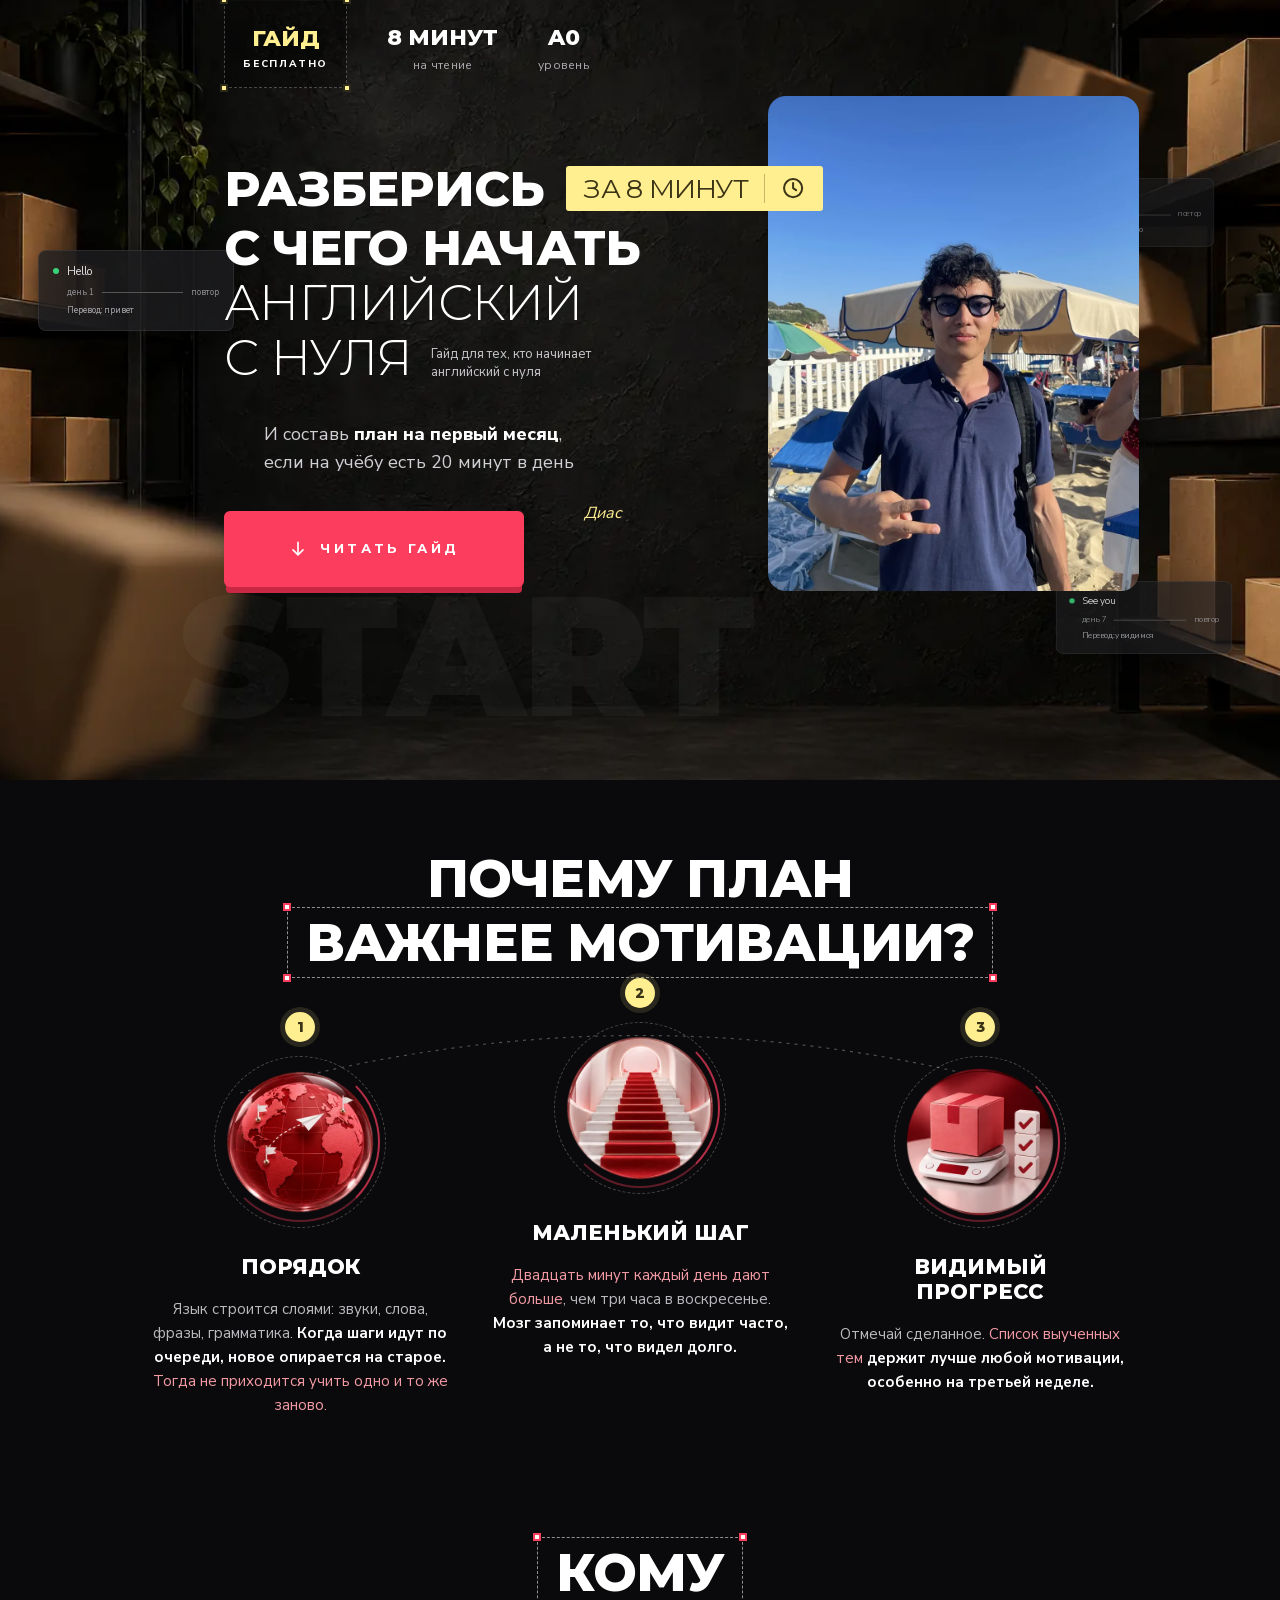
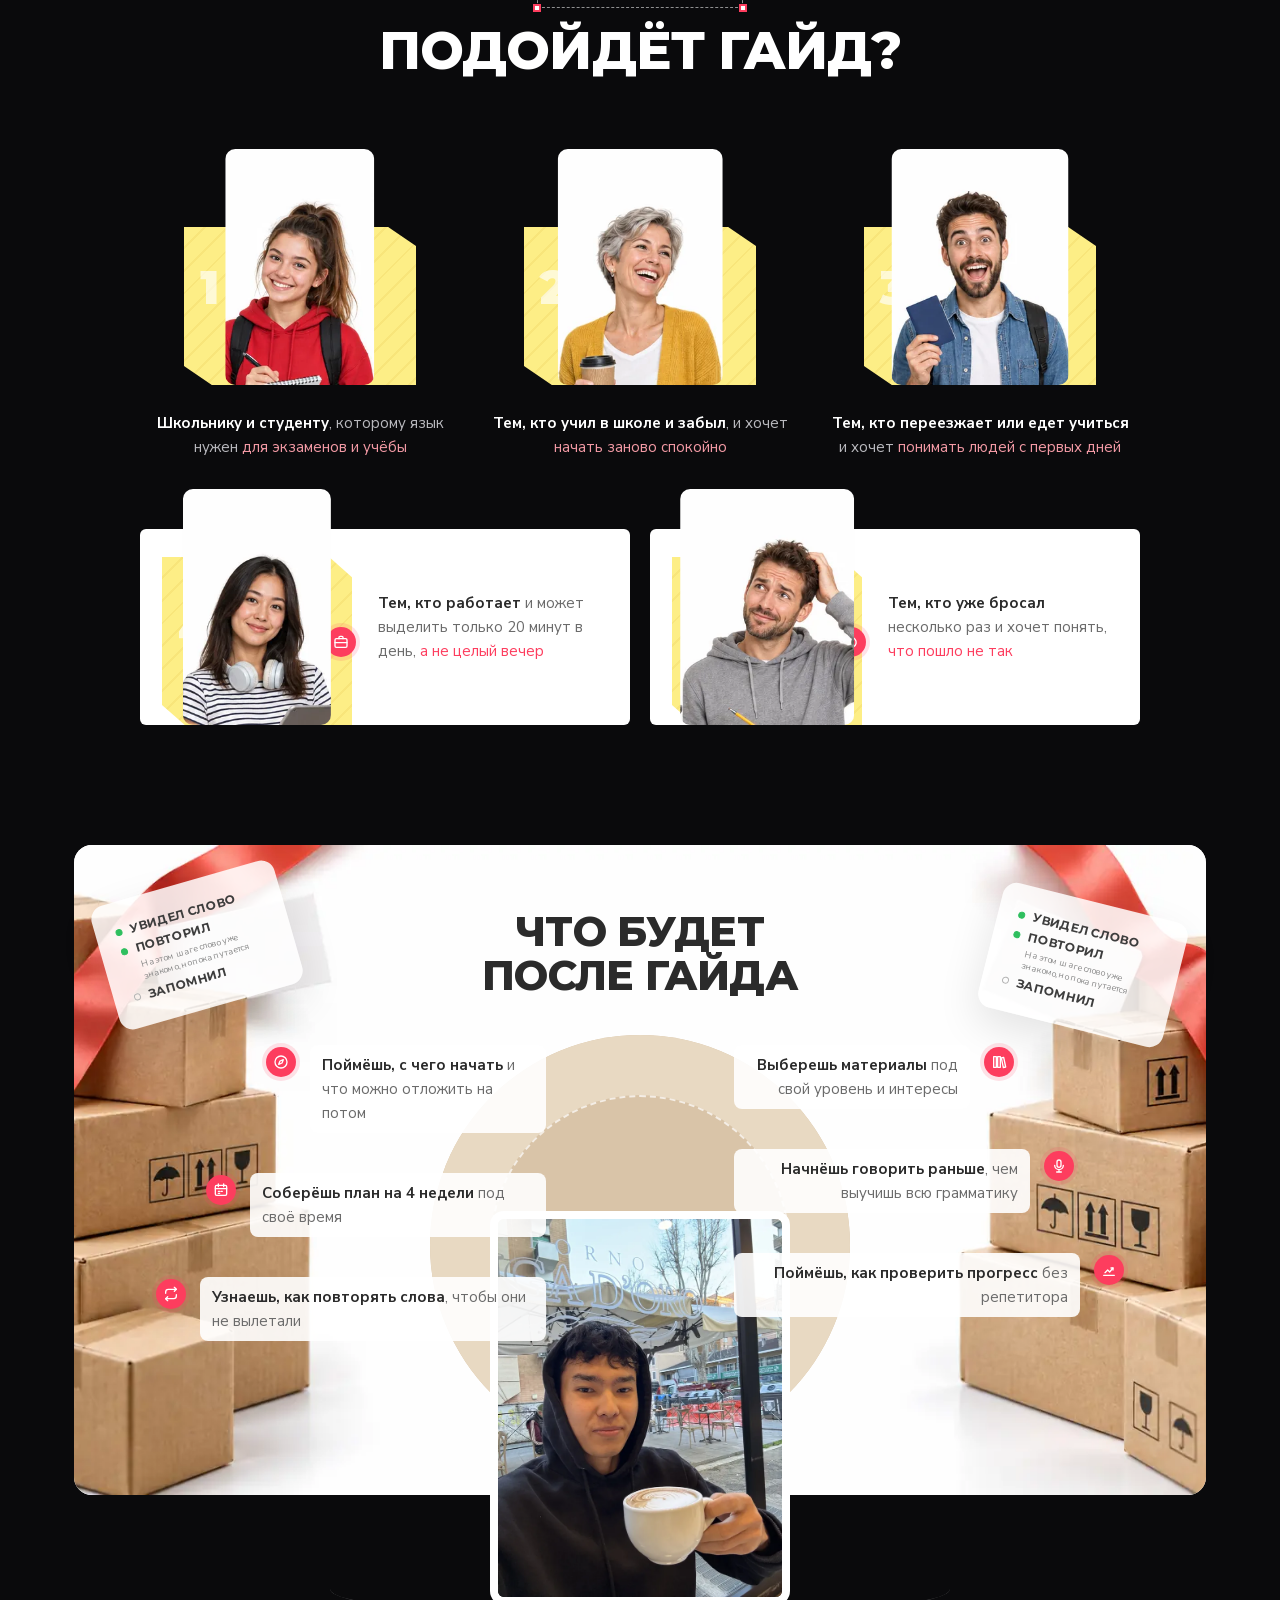
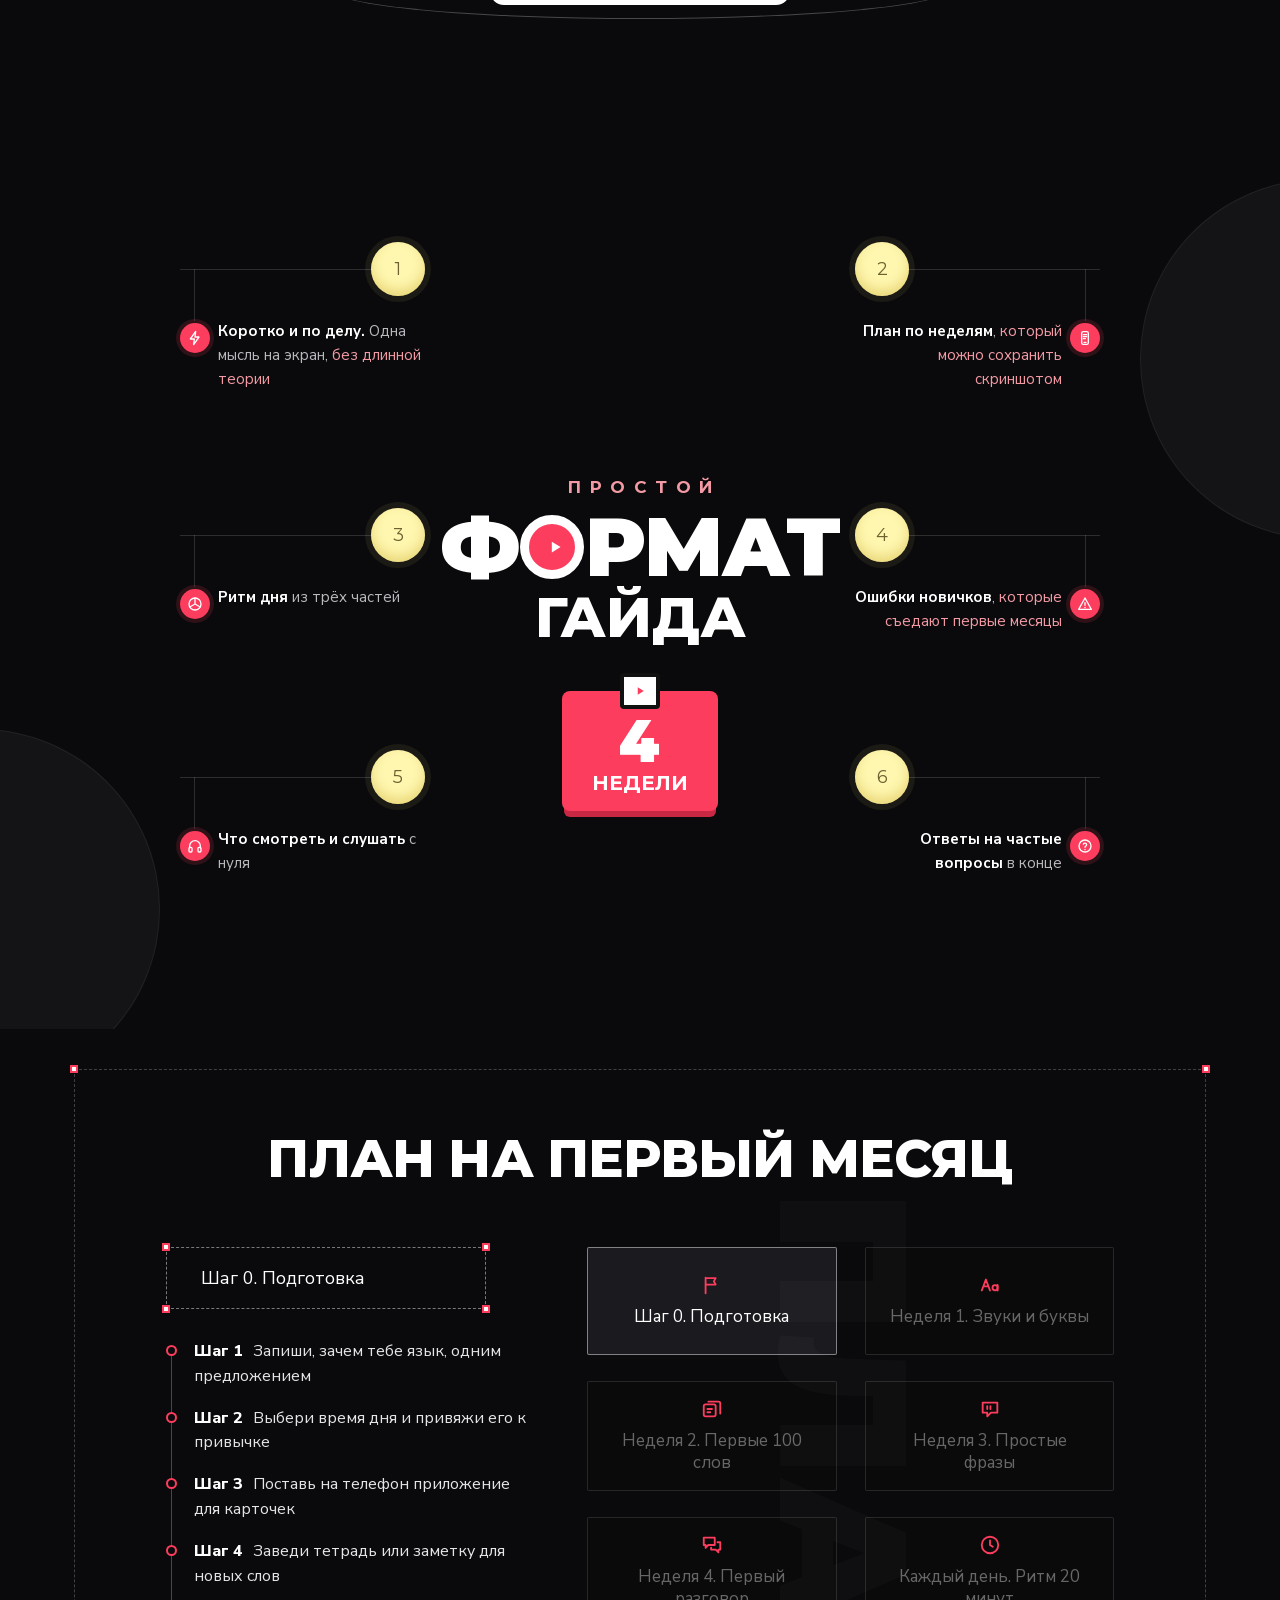
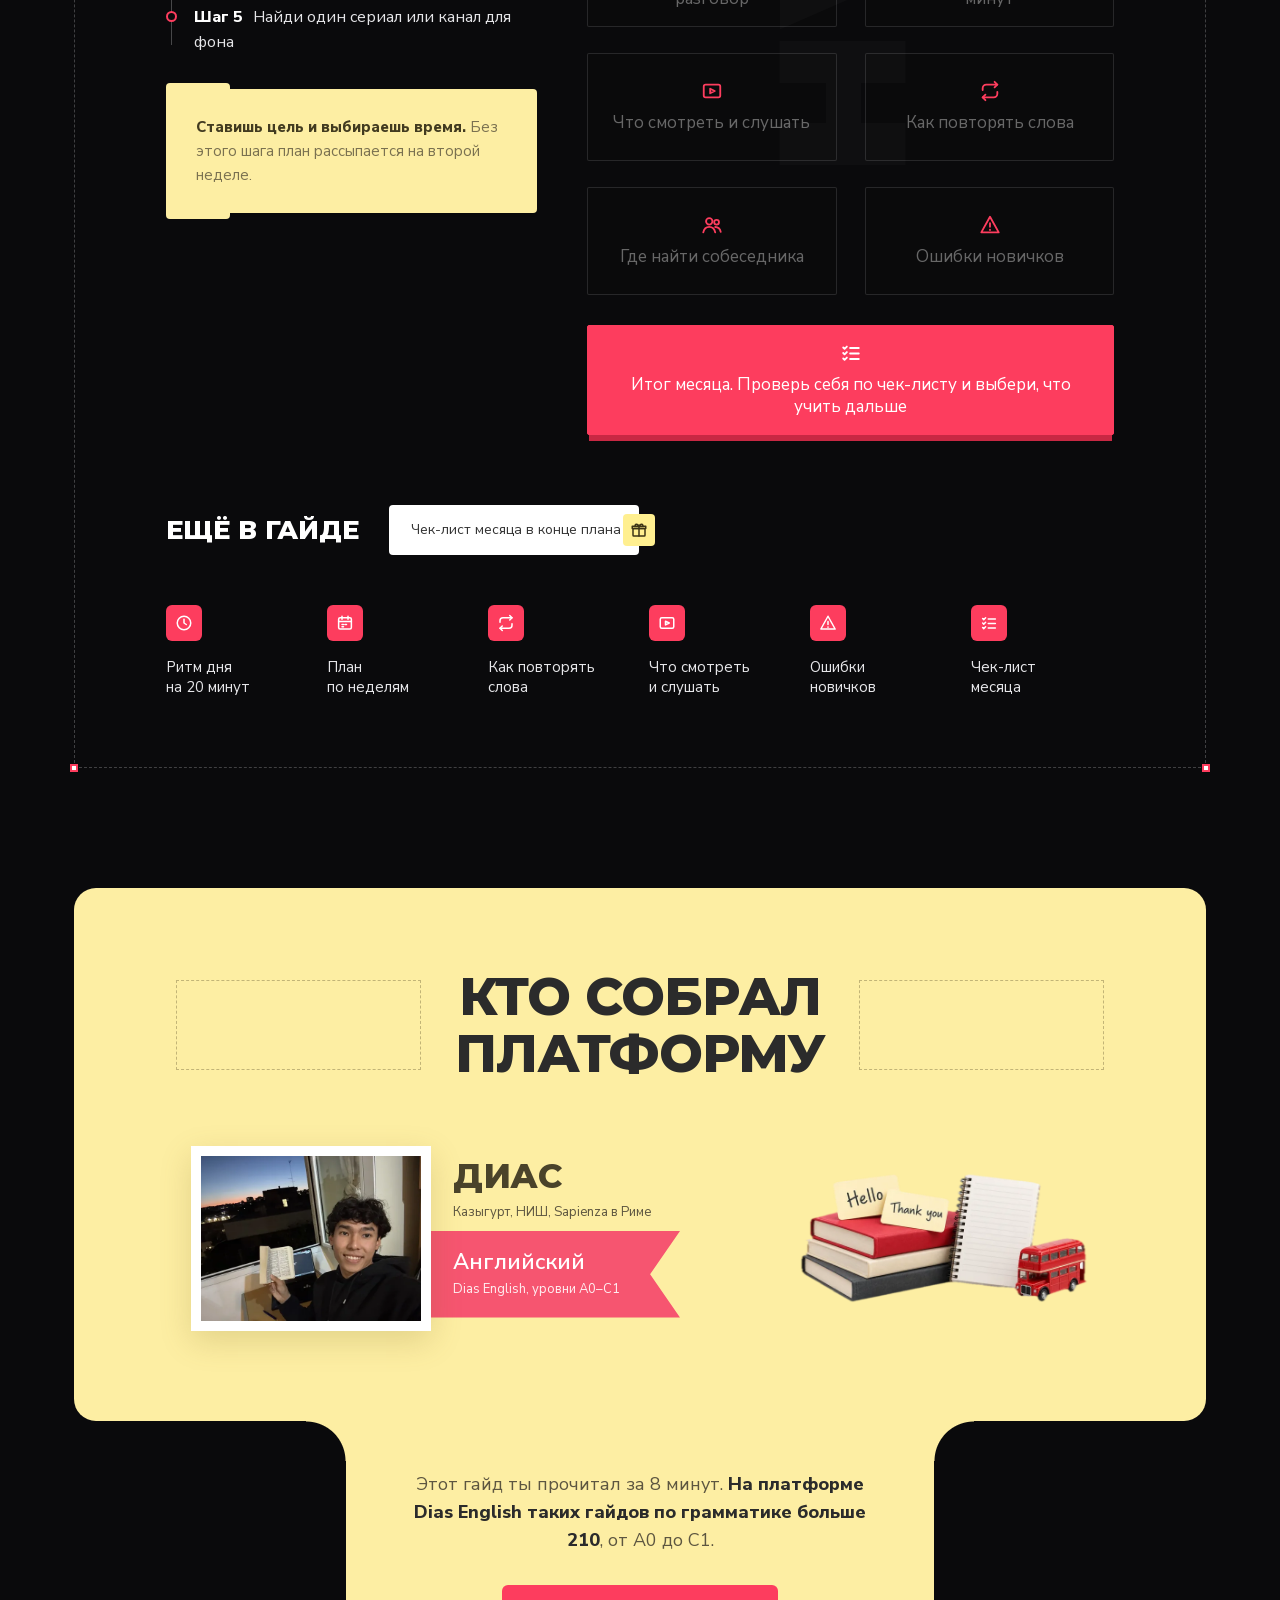
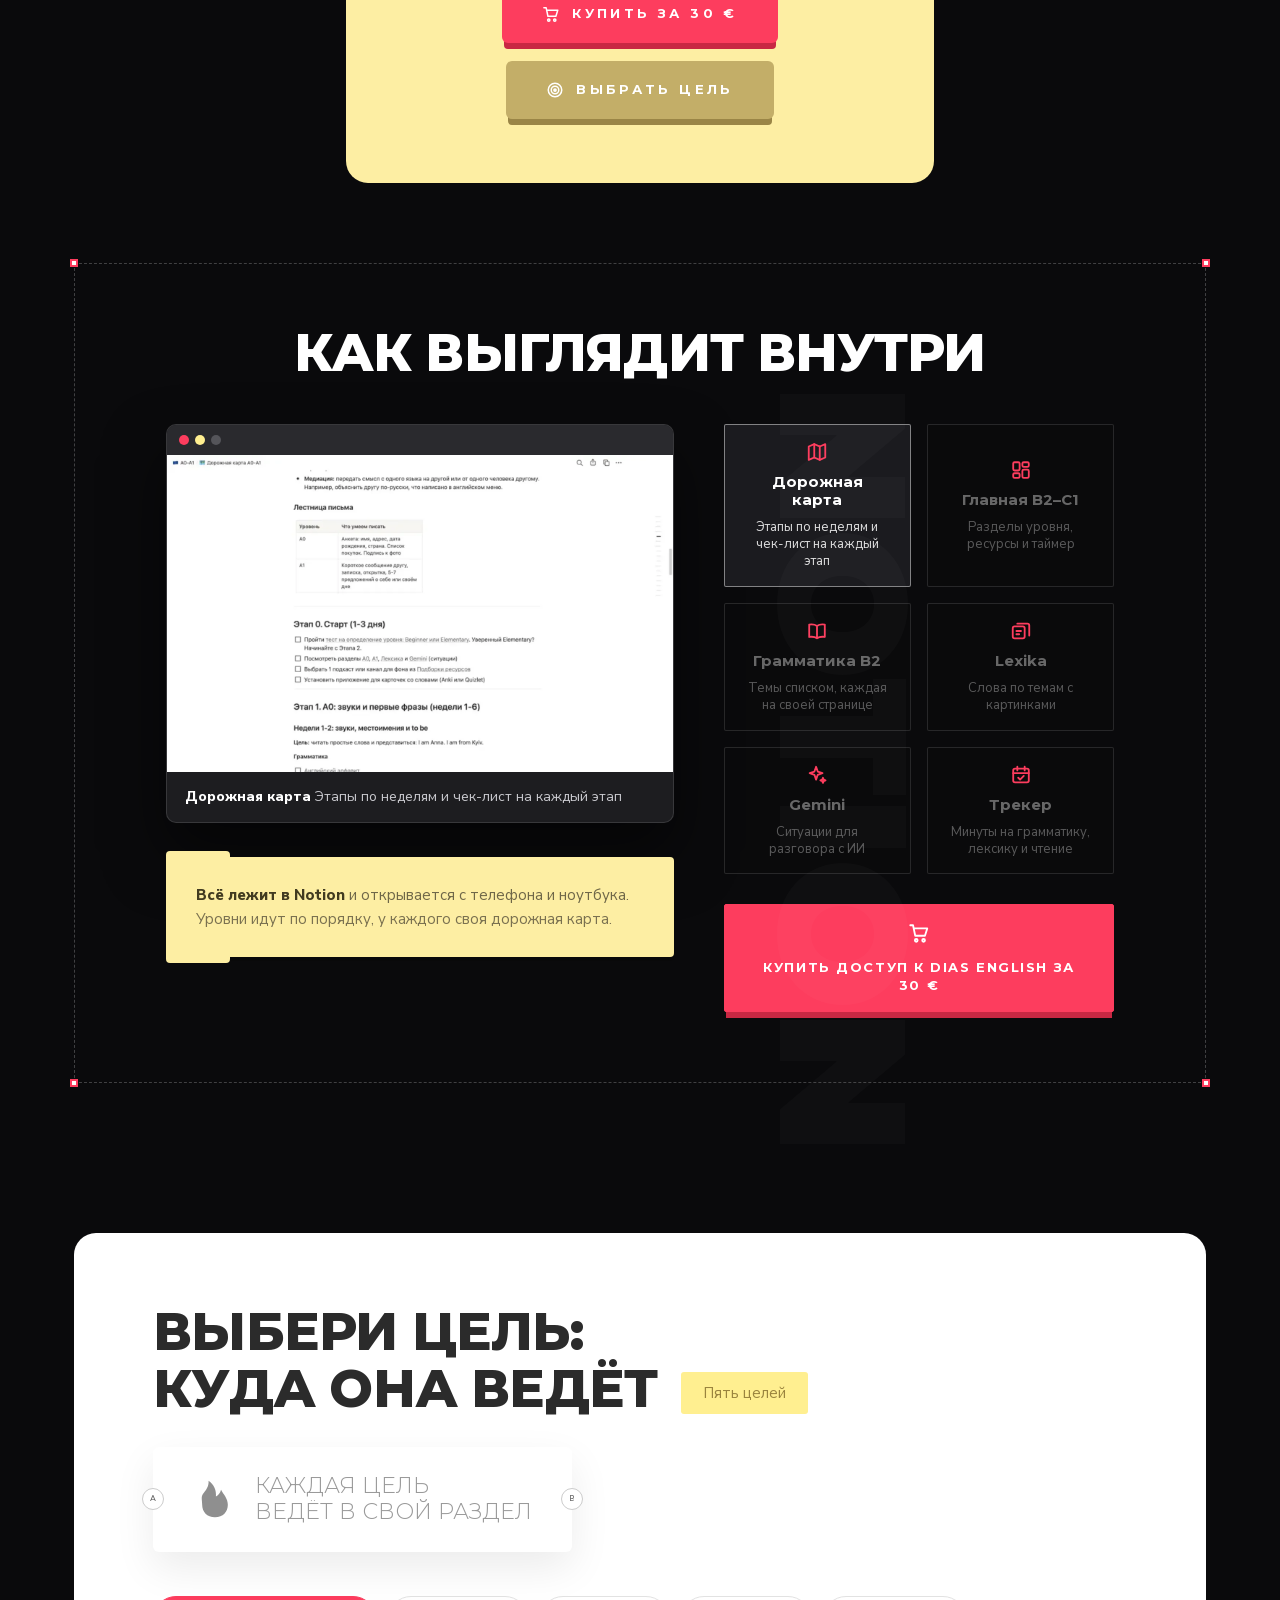
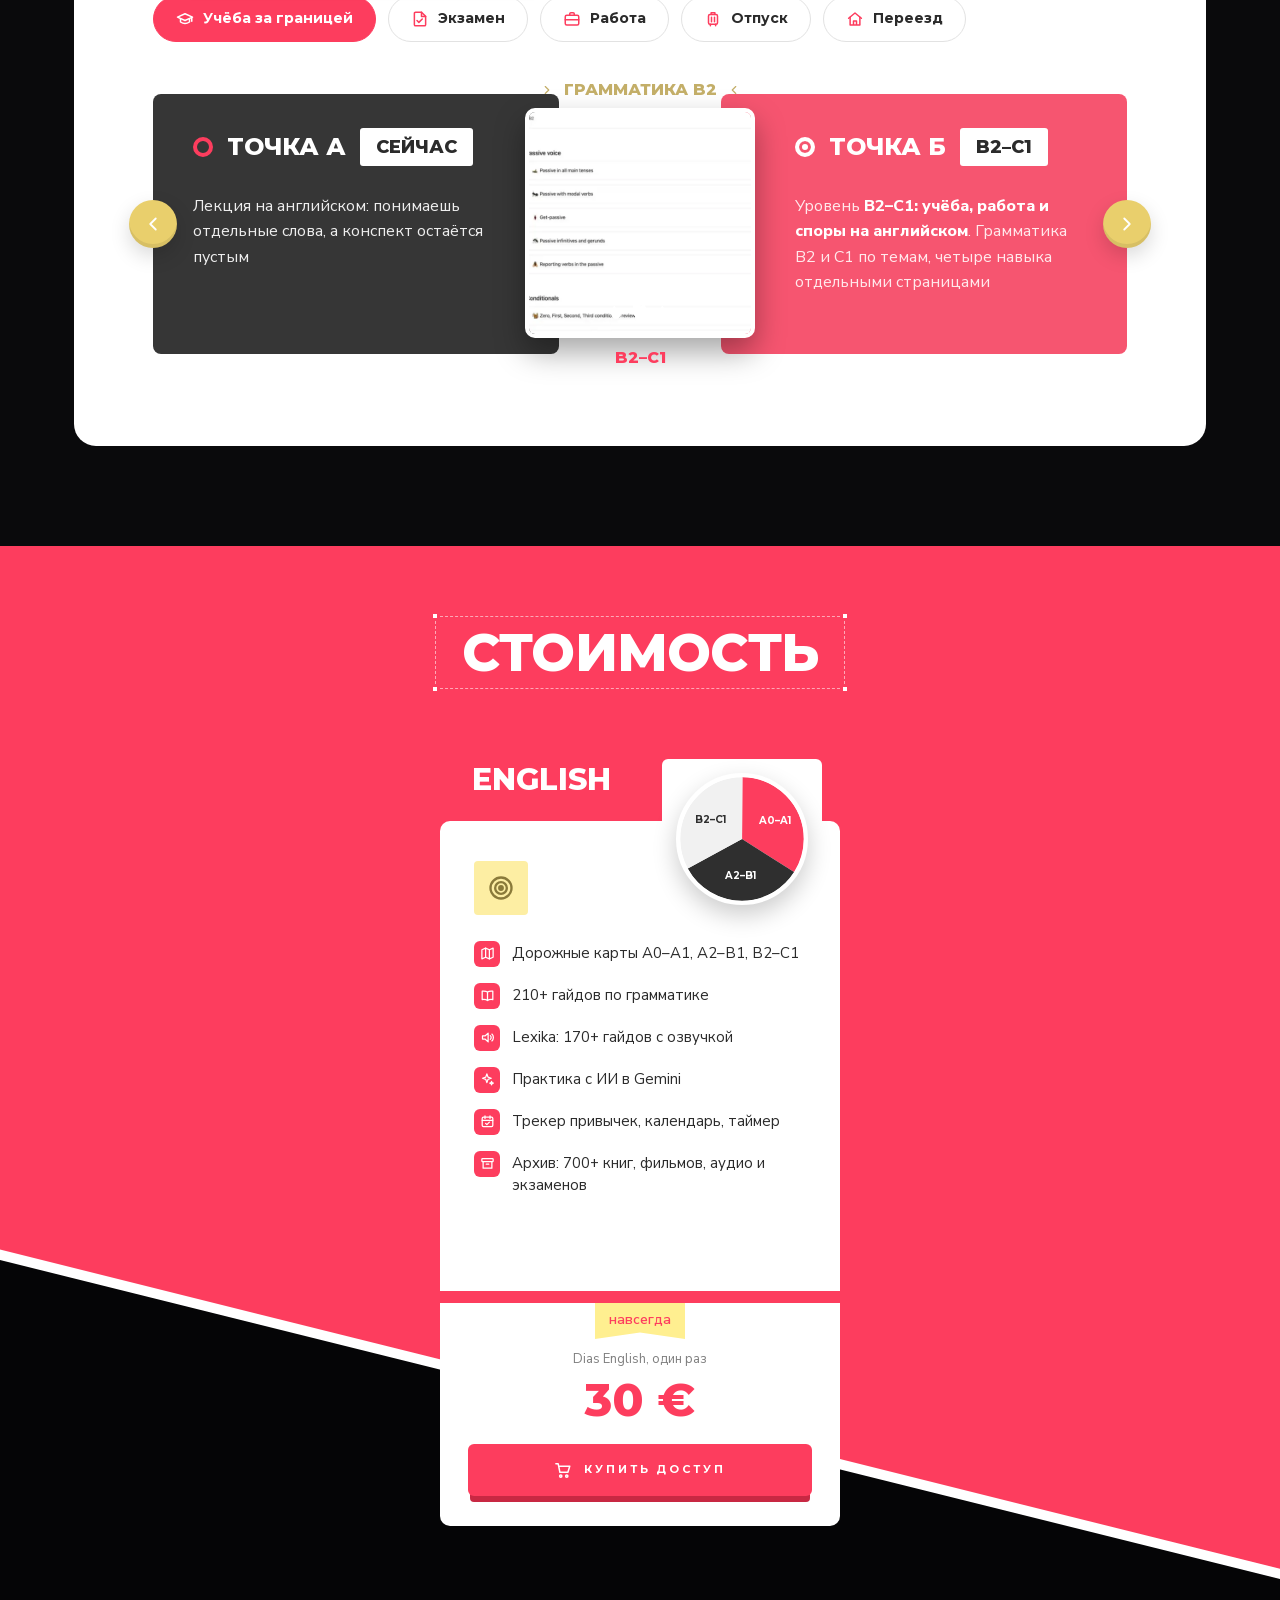
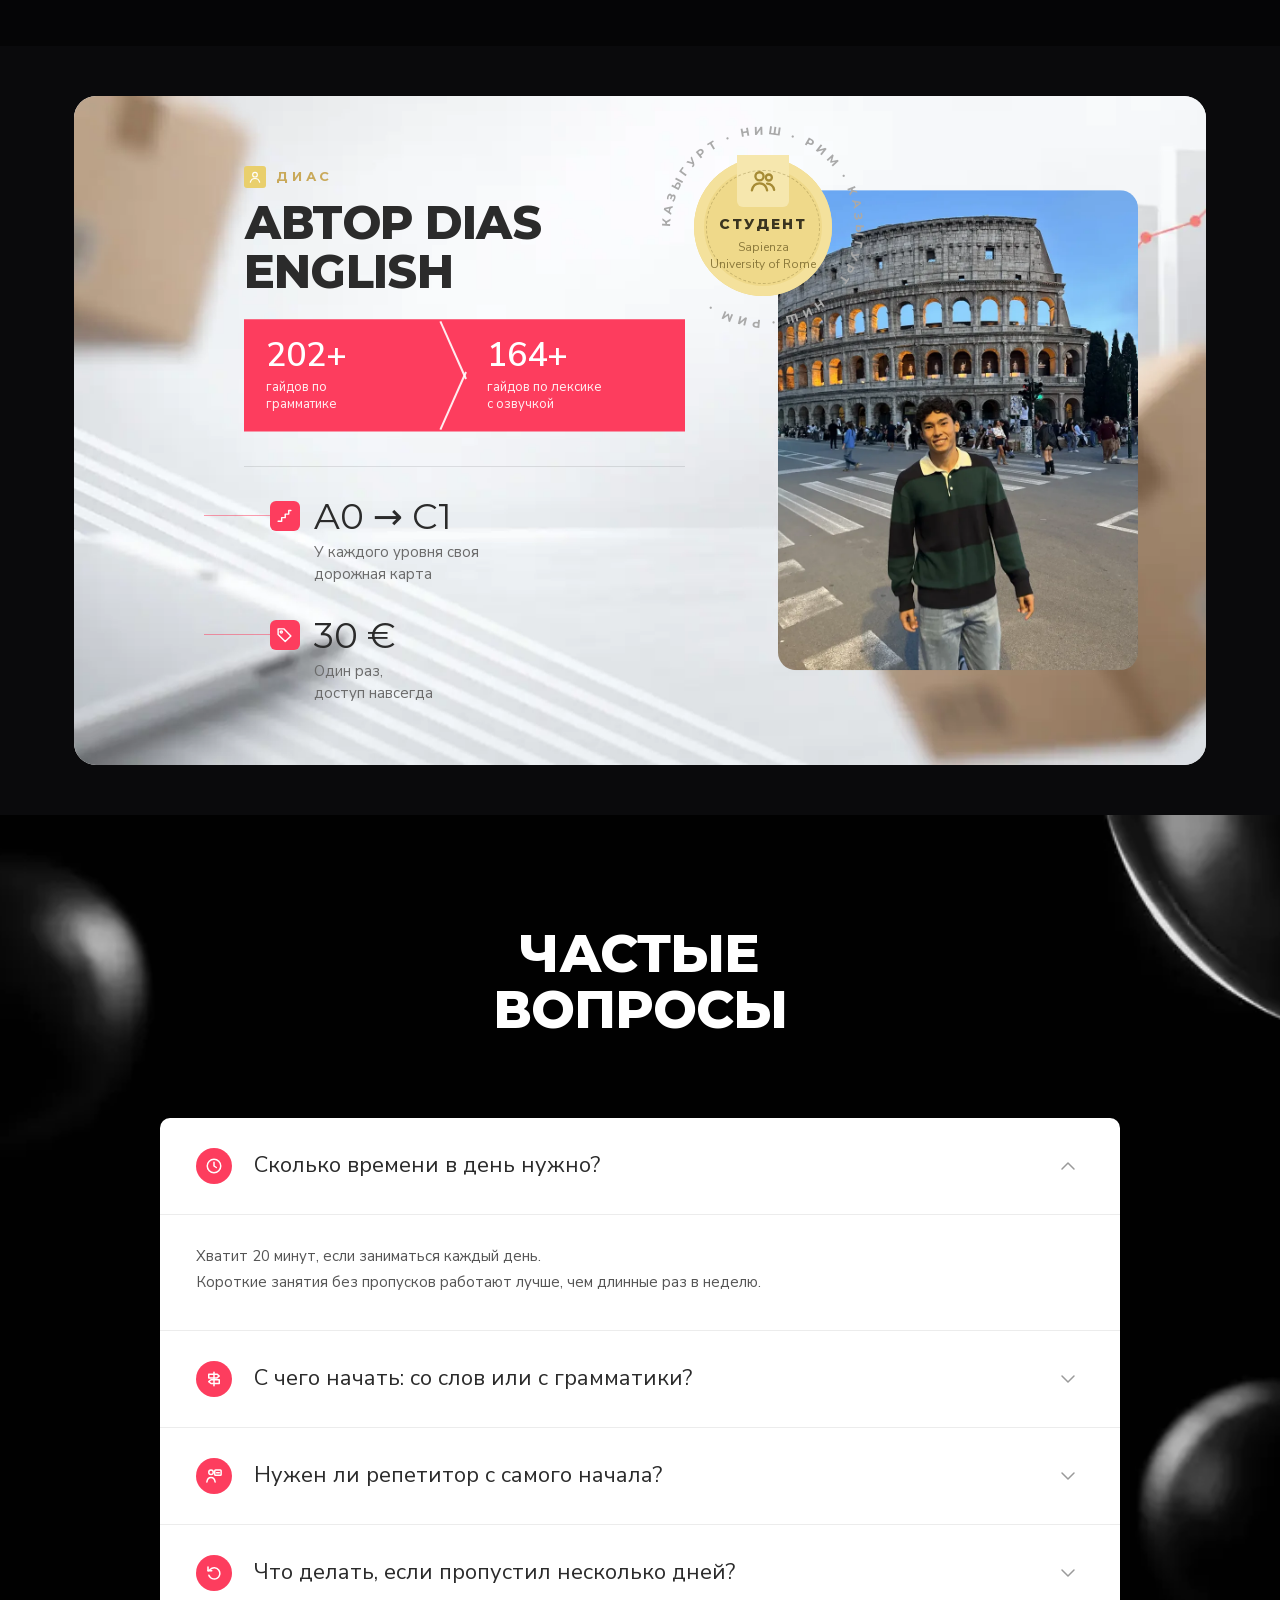
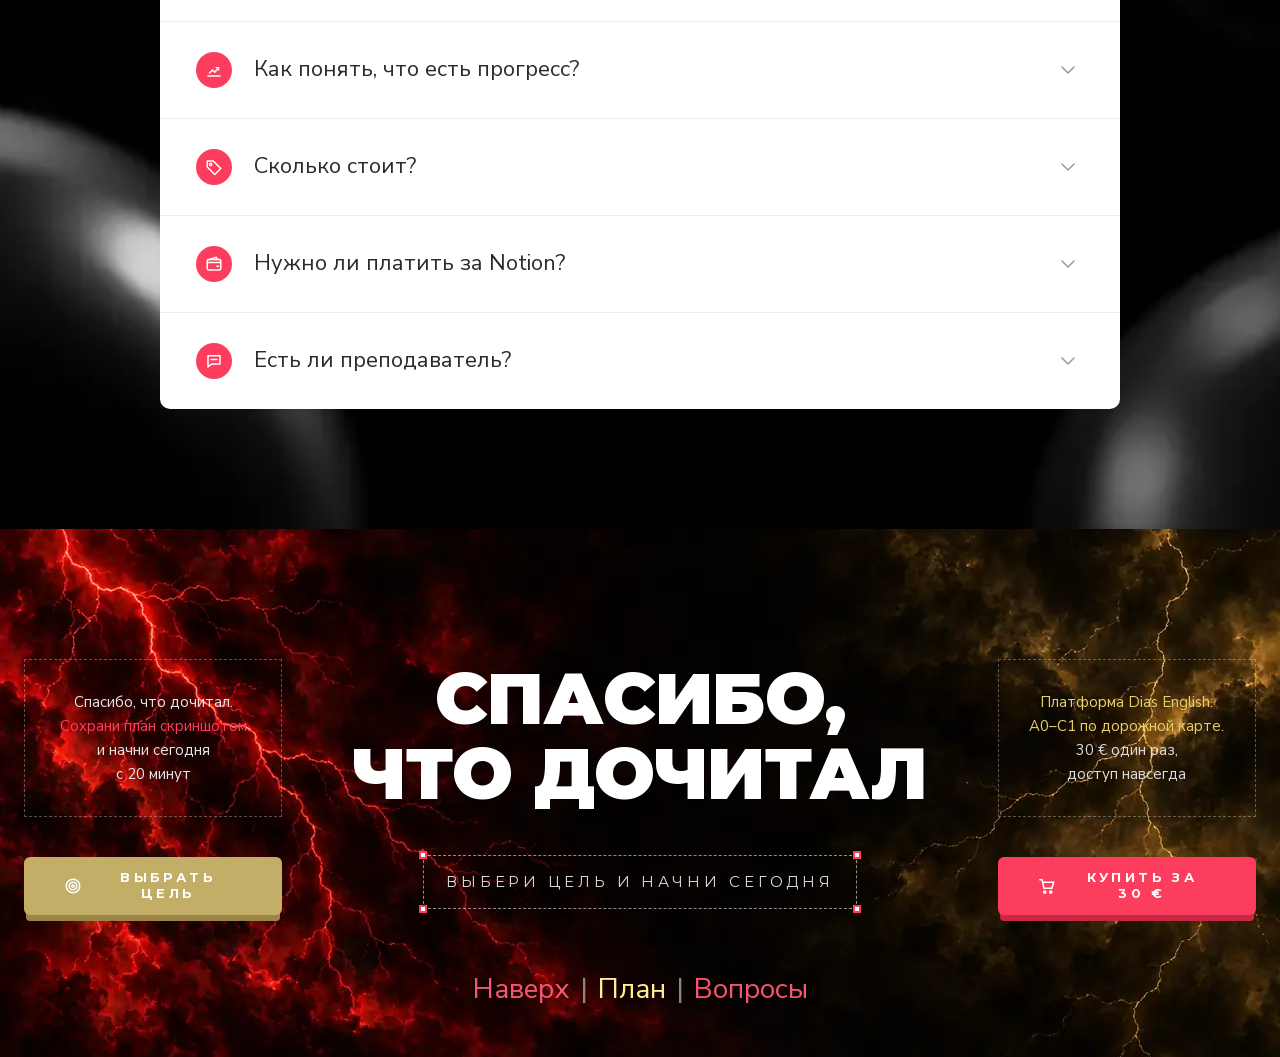
<file: index.html>
<!doctype html>
<html lang="ru">
<head>
<meta charset="utf-8">
<title>Переход</title>
<meta name="robots" content="noindex">
<meta http-equiv="refresh" content="0; url=en/">
<link rel="canonical" href="en/">
<script>location.replace('en/' + location.search + location.hash);</script>
</head>
<body style="background:#0a0a0c;color:#fff;font-family:system-ui;padding:40px">
<a href="en/" style="color:#ffef90">Открыть гайд</a>
</body>
</html>
</file>
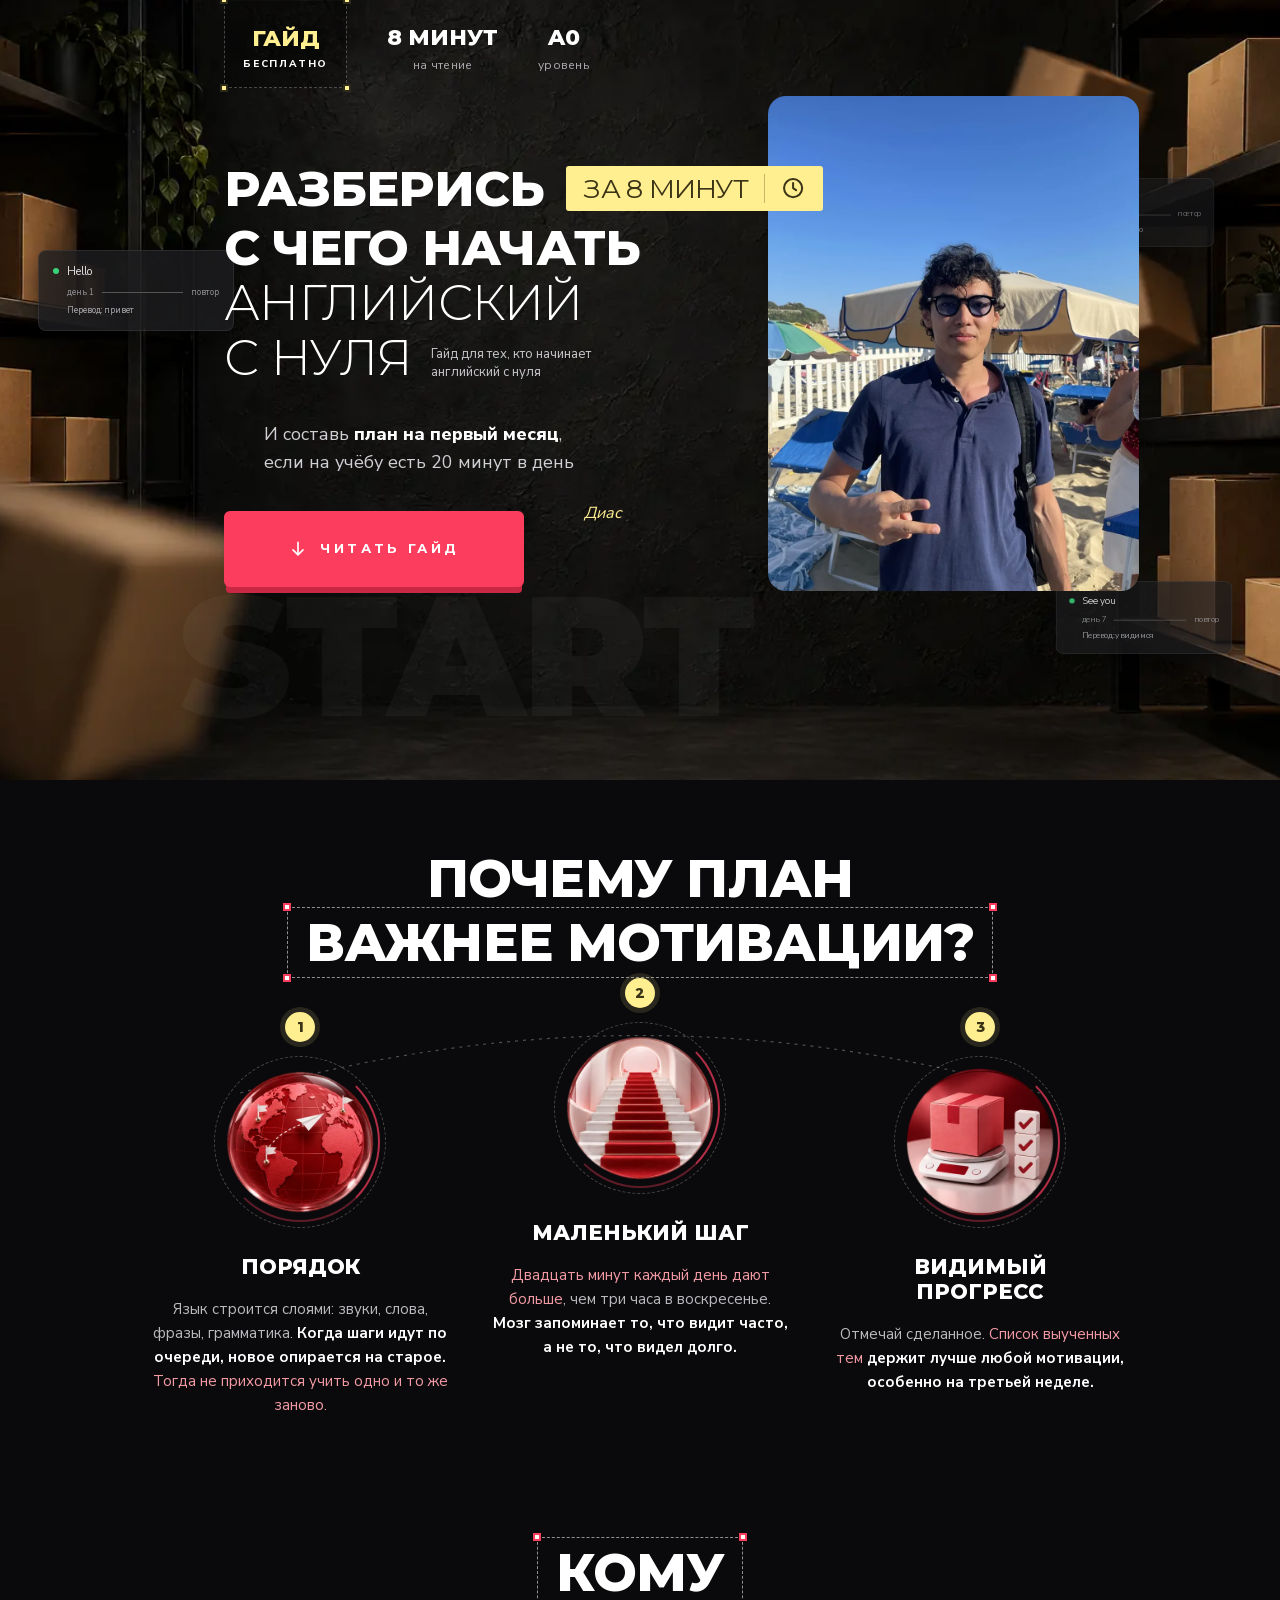
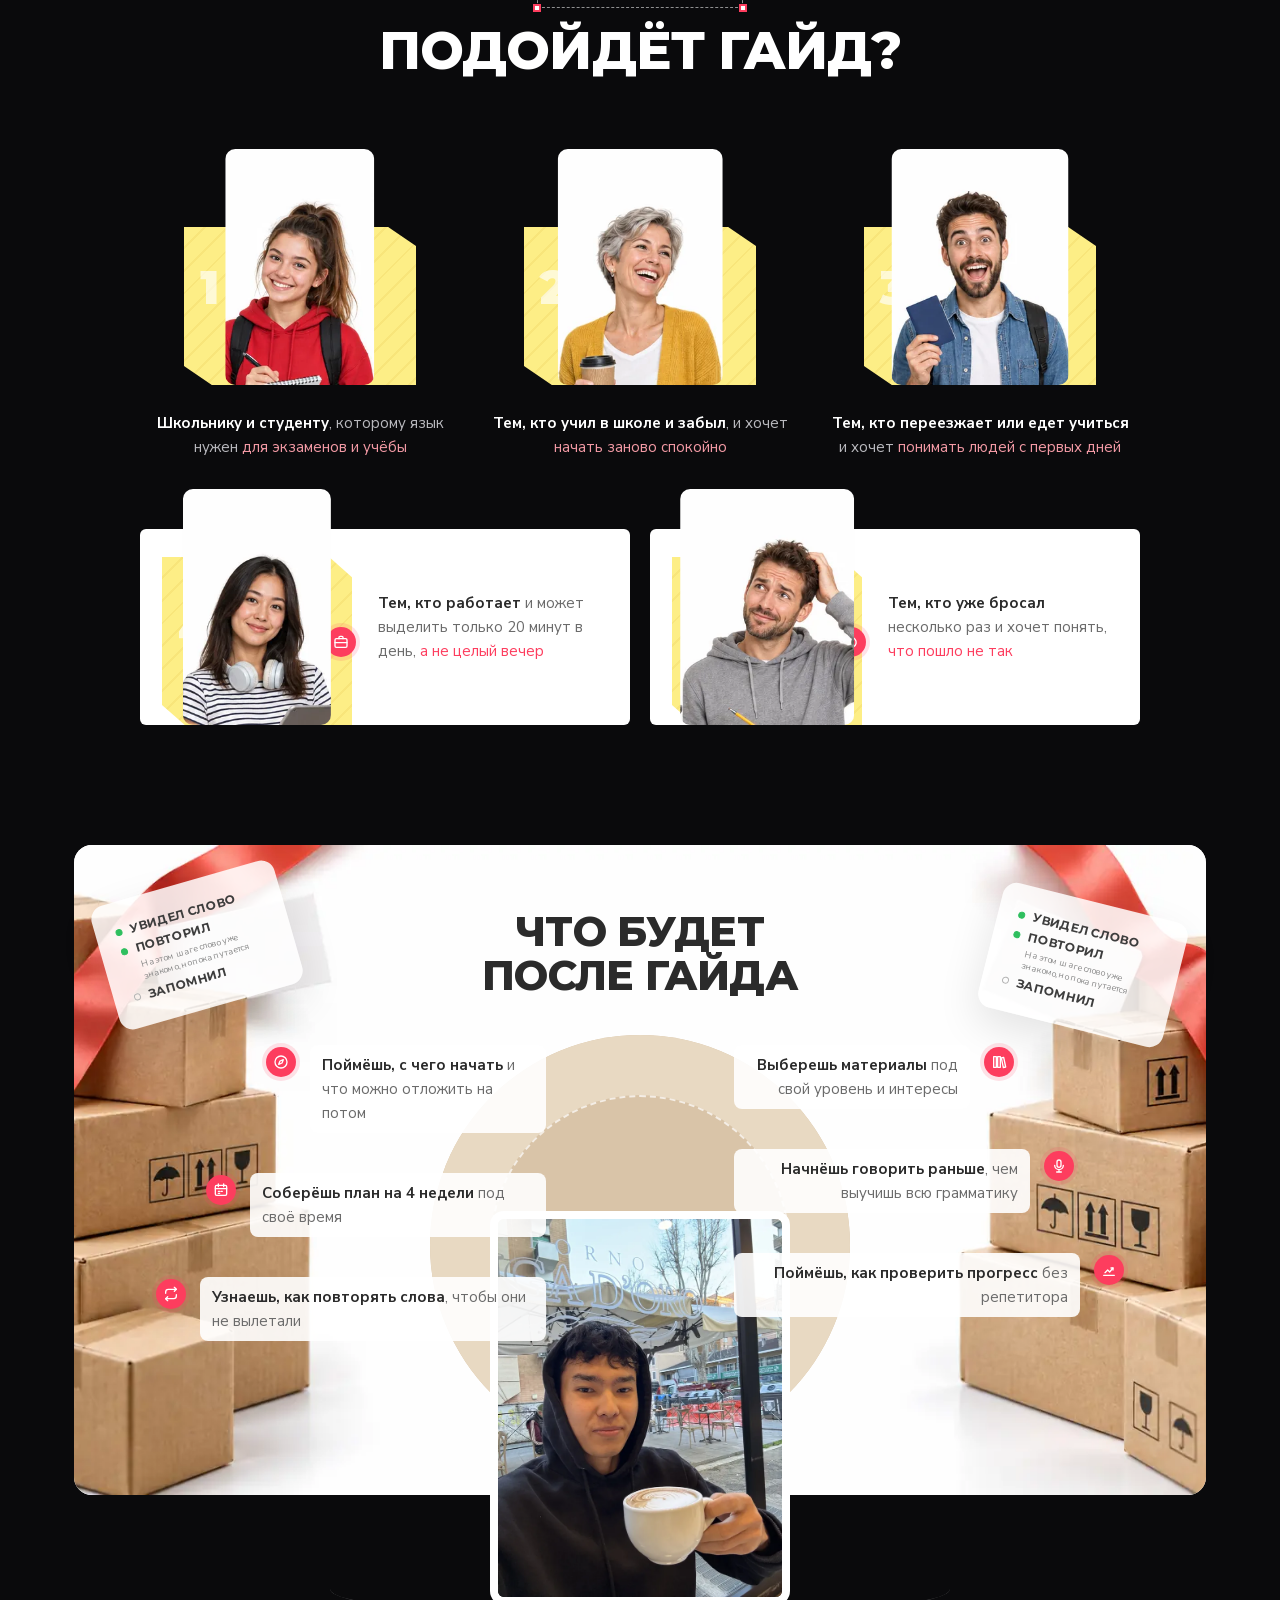
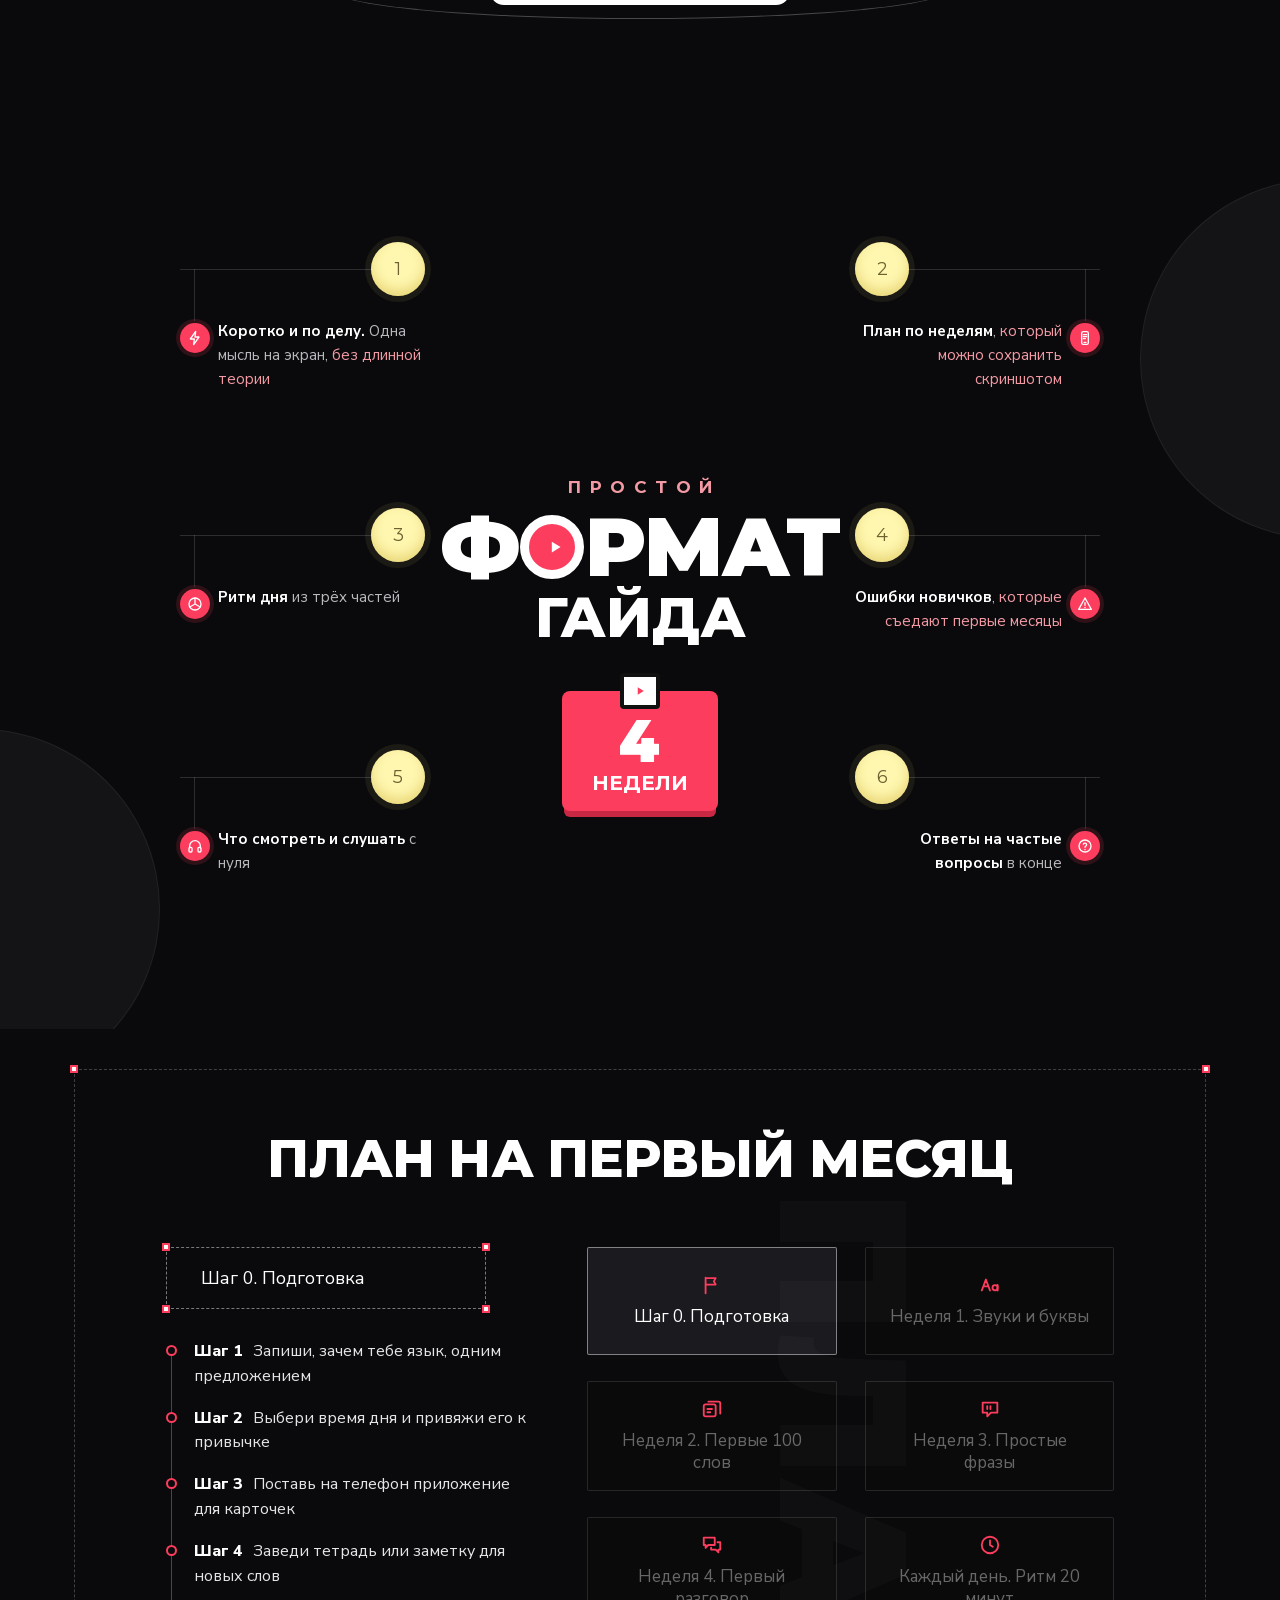
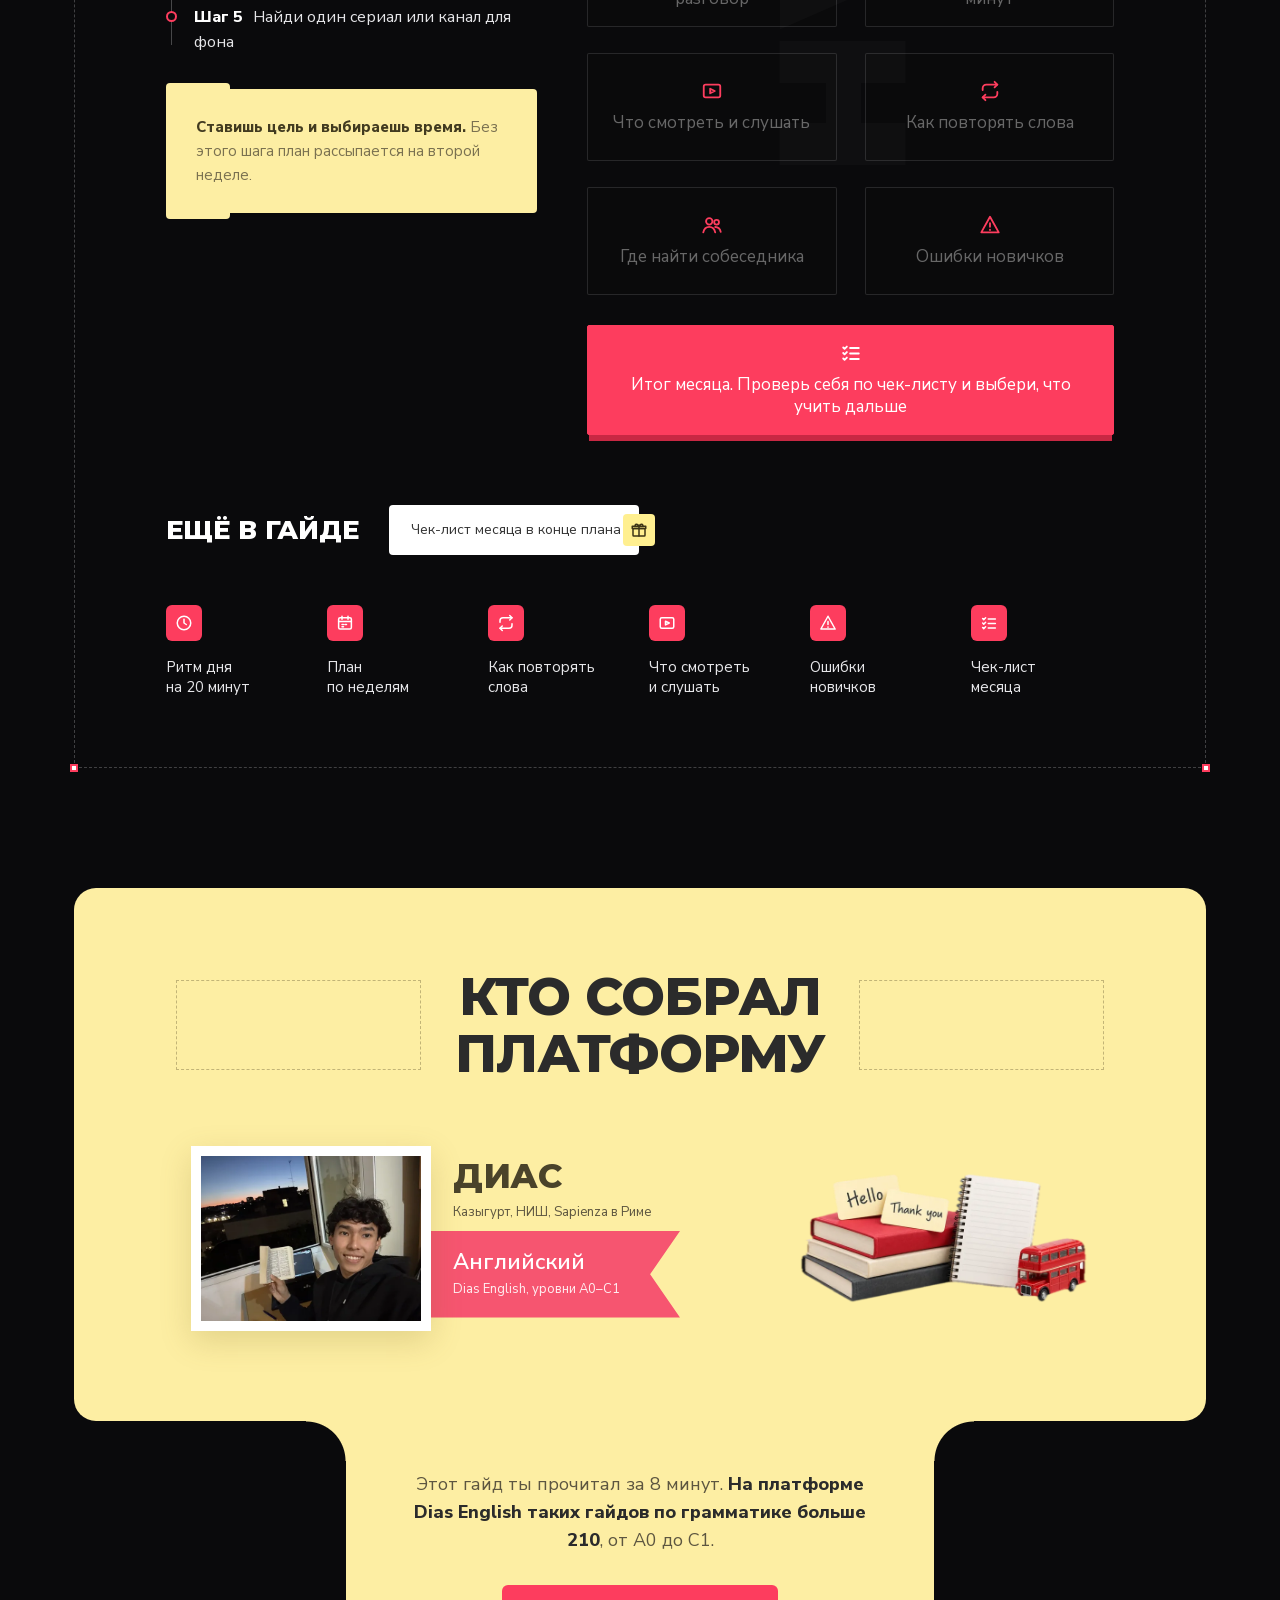
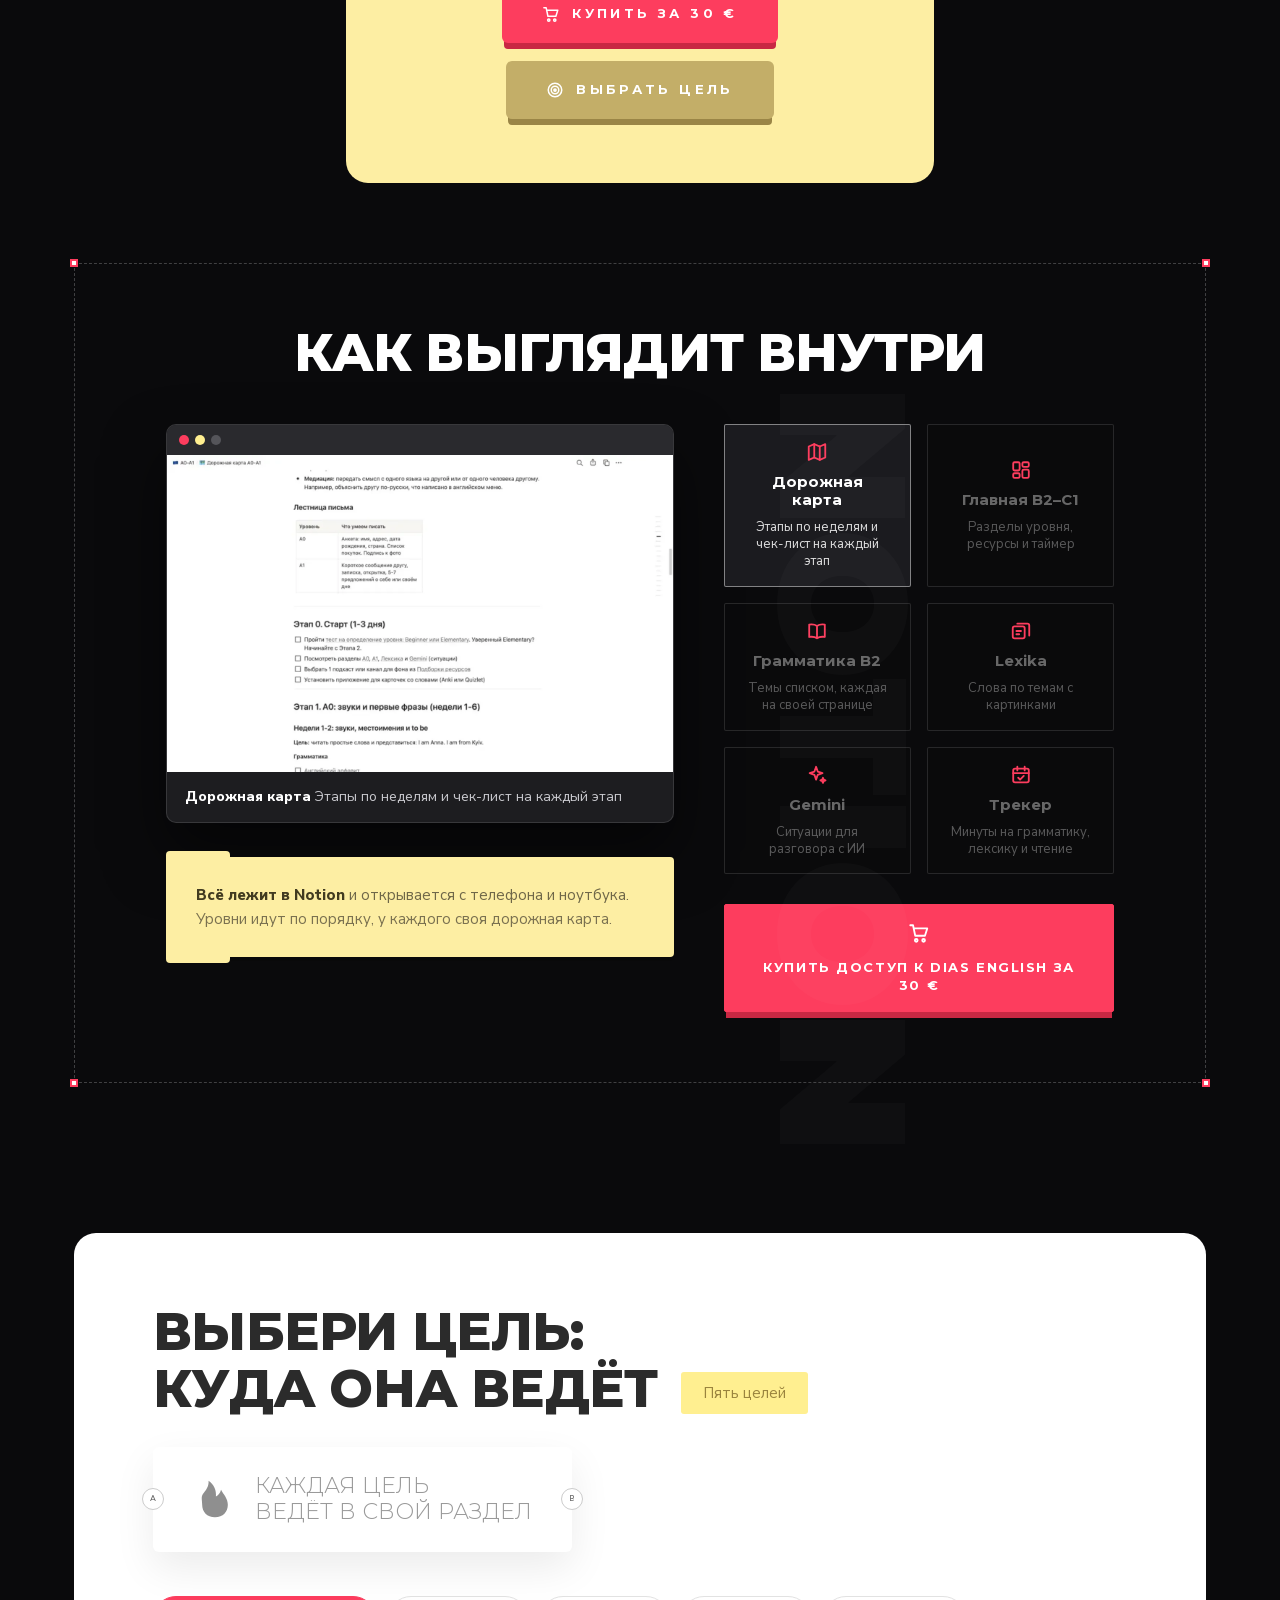
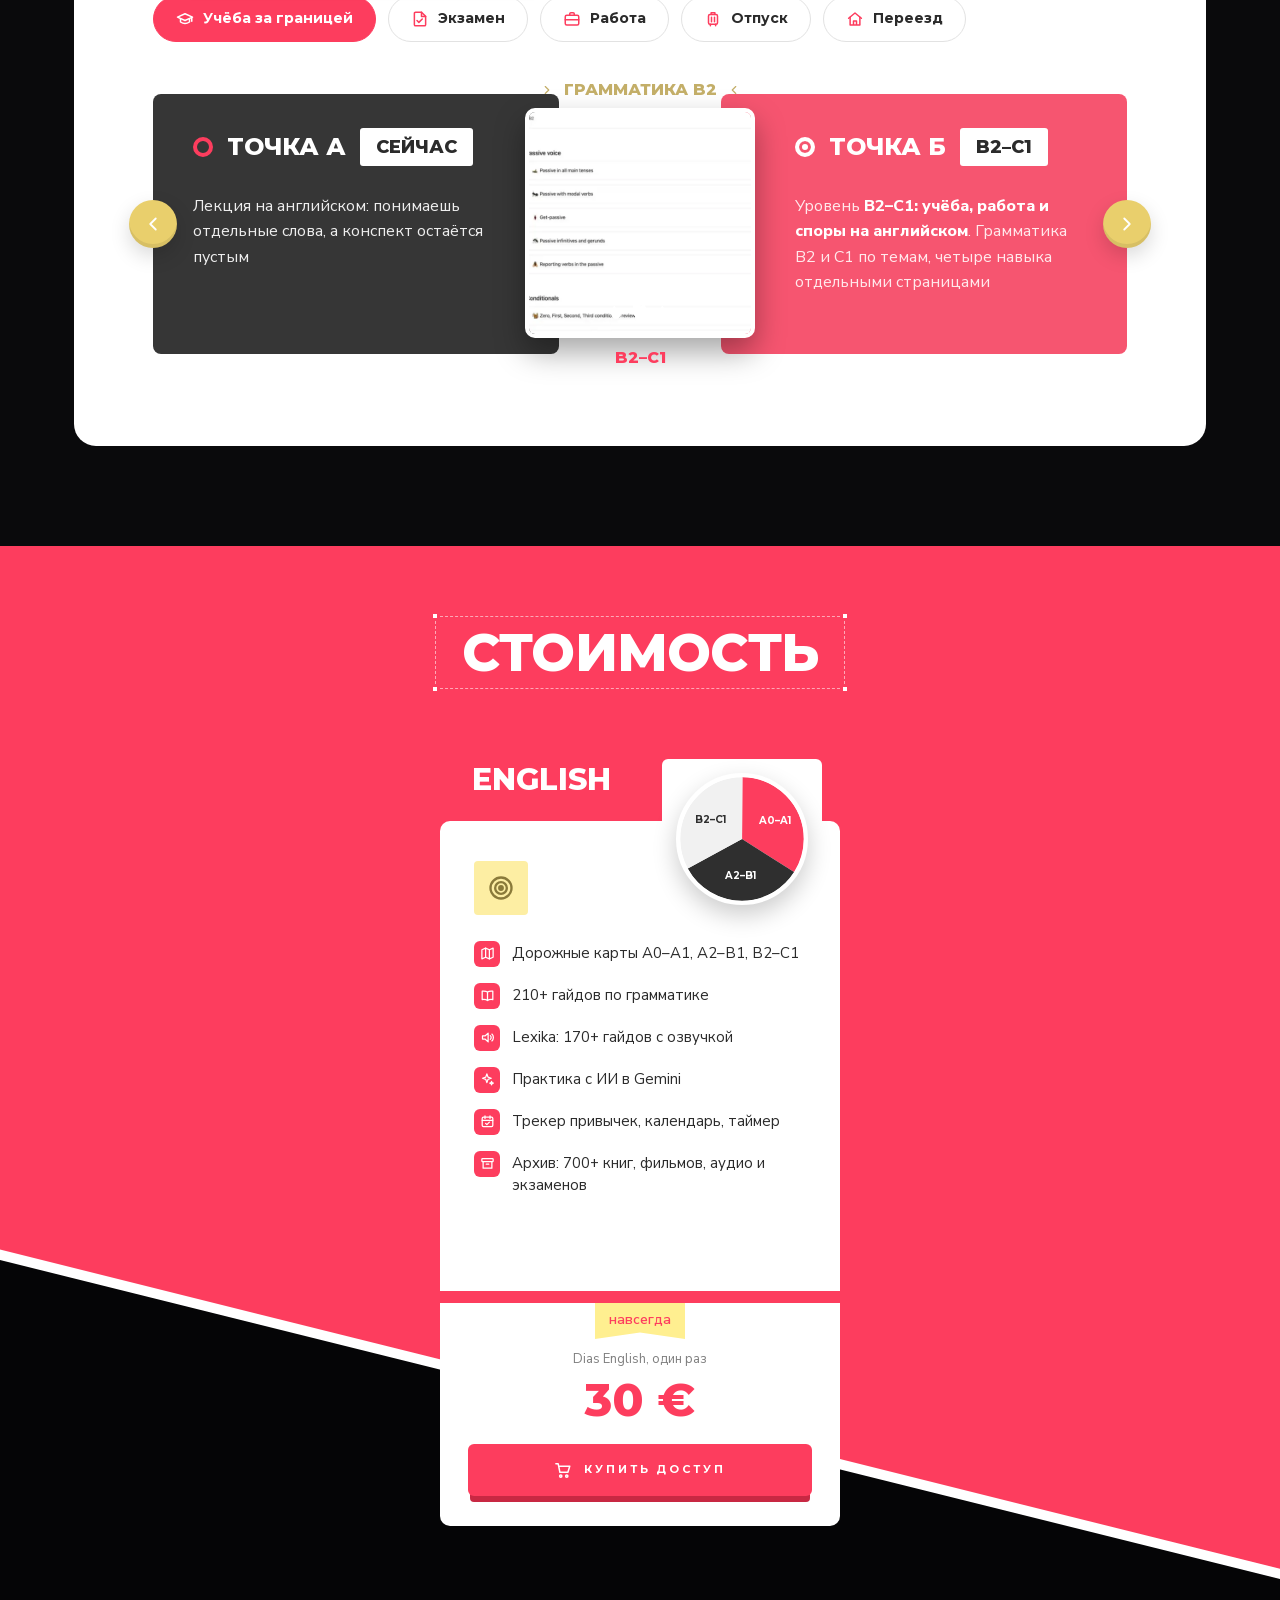
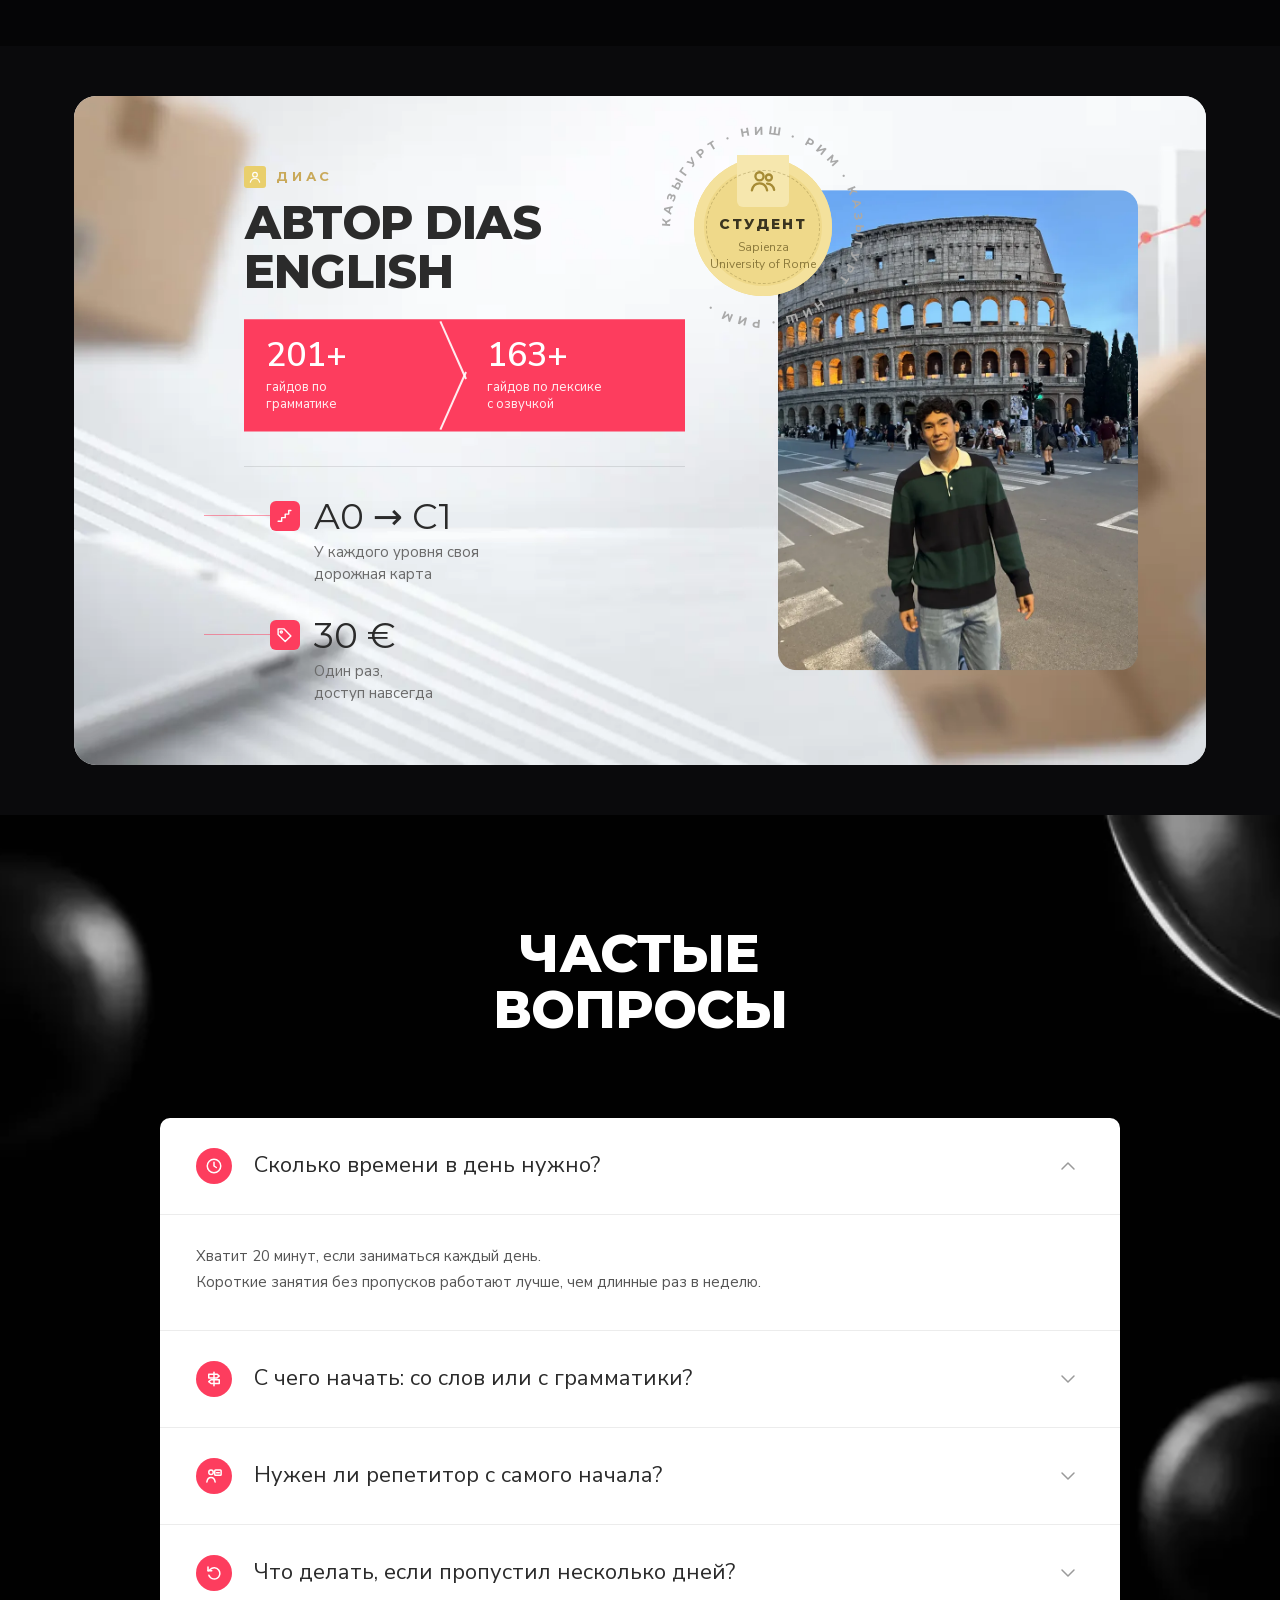
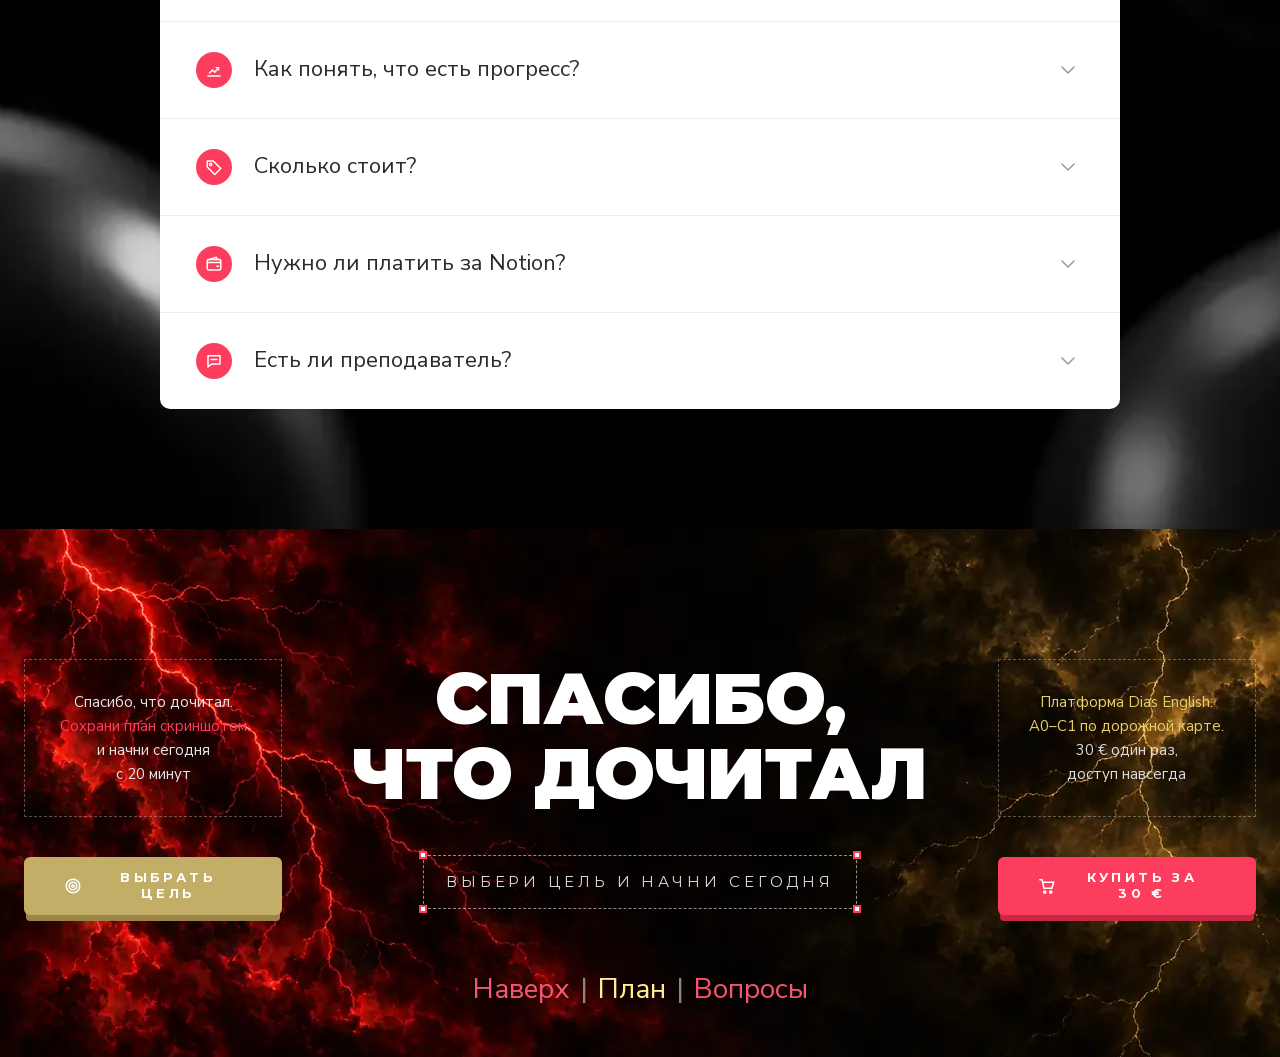
<file: en/index.html>
<!doctype html>
<html lang="ru">
<head>
<meta charset="utf-8">
<meta name="viewport" content="width=device-width, initial-scale=1, viewport-fit=cover">
<title>С чего начать английский с нуля: план на первый месяц</title>
<meta name="description" content="Короткий гайд: с чего начать английский с нуля, план на 4 недели, ритм на 20 минут в день и ошибки новичков.">
<meta name="theme-color" content="#0a0a0c">
<meta property="og:title" content="С чего начать английский с нуля: план на первый месяц">
<meta property="og:description" content="Короткий гайд: с чего начать английский с нуля, план на 4 недели, ритм на 20 минут в день и ошибки новичков.">
<meta property="og:image" content="../media/hero-bg.webp">
<link rel="icon" href="data:image/svg+xml,%3Csvg xmlns='http://www.w3.org/2000/svg' viewBox='0 0 32 32'%3E%3Crect width='32' height='32' rx='7' fill='%23fd3d5e'/%3E%3Cpath d='M12 9l11 7-11 7z' fill='%23fff'/%3E%3C/svg%3E">
<link rel="preload" href="../assets/fonts/Montserrat-800-cyrillic.woff2" as="font" type="font/woff2" crossorigin>
<link rel="preload" href="../media/hero-bg.webp" as="image">
<link rel="stylesheet" href="../assets/fonts.css">
<link rel="stylesheet" href="../assets/style.css">
<script>document.documentElement.classList.add('js');addEventListener('load',function(){if(!window.__live)document.documentElement.classList.remove('js')})</script>
</head>
<body>
<main id="app"><section class="hero" id="top" data-block="Первый экран"><div class="hero-bg"><img src="../media/hero-bg.webp" alt="" width="1280" height="720" fetchpriority="high"></div><div class="hero-word" aria-hidden="true">Start</div><div class="fcard fcard-1" aria-hidden="true"><p><i class="dot"></i>Hello</p><p class="fc-sub"><span>день 1</span><span class="fc-line"></span><span>повтор</span></p><p class="fc-tr">Перевод: привет</p></div><div class="fcard fcard-2" aria-hidden="true"><p><i class="dot"></i>Thank you</p><p class="fc-sub"><span>день 3</span><span class="fc-line"></span><span>повтор</span></p><p class="fc-tr">Перевод: спасибо</p></div><div class="fcard fcard-3" aria-hidden="true"><p><i class="dot"></i>Good morning</p><p class="fc-sub"><span>день 5</span><span class="fc-line"></span><span>повтор</span></p><p class="fc-tr">Перевод: доброе утро</p></div><div class="fcard fcard-4" aria-hidden="true"><p><i class="dot"></i>See you</p><p class="fc-sub"><span>день 7</span><span class="fc-line"></span><span>повтор</span></p><p class="fc-tr">Перевод: увидимся</p></div><div class="wrap hero-in"><ul class="chips reveal"><li class="chip framed"><b>Гайд</b><small>бесплатно</small><i class="h hA"></i><i class="h hB"></i><i class="h hC"></i><i class="h hD"></i></li><li class="chip"><b>8 минут</b><small>на чтение</small></li><li class="chip"><b>A0</b><small>уровень</small></li></ul><h1 class="hero-title reveal" style="--d:0.10s"><span class="hero-line hero-first"><b>Разберись</b><span class="badge">за 8 минут<i class="badge-sep"></i><svg class="ic " viewBox="0 0 24 24" aria-hidden="true"><circle cx="12" cy="12" r="9"/><path d="M12 7v5l3 2"/></svg></span></span><span class="hero-line"><b>С чего начать</b></span><span class="hero-line">английский</span><span class="hero-line">с нуля<small class="hero-note">Гайд для тех, кто начинает<br>английский с нуля</small></span></h1><p class="hero-sub reveal" style="--d:0.20s">И составь <b>план на первый месяц</b>,<br>если на учёбу есть 20 минут в день</p><div class="hero-cta reveal" style="--d:0.30s"><a class="btn btn-red btn-big" href="#why"><svg class="ic btn-ic" viewBox="0 0 24 24" aria-hidden="true"><path d="M12 4v15M6 13l6 6 6-6"/></svg><span>Читать гайд</span></a><p class="sign">Диас</p></div></div><div class="hero-person reveal" style="--d:0.20s"><img class="" src="../media/hero-person.webp" alt="Диас" width="900" height="1200" decoding="async" fetchpriority="high"></div></section><section class="why dark" id="why" data-block="Почему"><div class="wrap"><h2 class="h2 center reveal">Почему план <span class="framed">важнее мотивации?<i class="h hA"></i><i class="h hB"></i><i class="h hC"></i><i class="h hD"></i></span></h2><div class="why-arc draw" aria-hidden="true"><svg viewBox="0 0 800 80" preserveAspectRatio="none"><path d="M10 75 Q400 -40 790 75" /></svg></div><ul class="why-list"><li class="why-item reveal" style="--d:0.00s"><i class="why-dot">1</i><div class="why-circle"><img class="" src="../media/why-1.webp" alt="Красный глобус с бумажным самолётиком" width="360" height="347" loading="lazy" decoding="async"></div><h3>Порядок</h3><p>Язык строится слоями: звуки, слова, фразы, грамматика. <b>Когда шаги идут по очереди, новое опирается на старое.</b> <em class="hl">Тогда не приходится учить одно и то же заново.</em></p></li><li class="why-item reveal" style="--d:0.08s"><i class="why-dot">2</i><div class="why-circle"><img class="" src="../media/why-2.webp" alt="Белая лестница с красной дорожкой" width="360" height="347" loading="lazy" decoding="async"></div><h3>Маленький шаг</h3><p><em class="hl">Двадцать минут каждый день дают больше</em>, чем три часа в воскресенье. <b>Мозг запоминает то, что видит часто, а не то, что видел долго.</b></p></li><li class="why-item reveal" style="--d:0.16s"><i class="why-dot">3</i><div class="why-circle"><img class="" src="../media/why-3.webp" alt="Коробка на весах" width="360" height="347" loading="lazy" decoding="async"></div><h3>Видимый<br>прогресс</h3><p>Отмечай сделанное. <em class="hl">Список выученных тем</em> <b>держит лучше любой мотивации, особенно на третьей неделе.</b></p></li></ul></div></section><section class="who dark" id="who" data-block="Кому подойдёт"><div class="wrap"><h2 class="h2 center reveal"><span class="framed">Кому<i class="h hA"></i><i class="h hB"></i><i class="h hC"></i><i class="h hD"></i></span><br>подойдёт гайд?</h2><ul class="who-top"><li class="who-item reveal" style="--d:0.00s"><div class="cube"><span class="cube-n">1</span><img class="cube-img" src="../media/who-1.webp" alt="Девушка в красном худи с блокнотом" width="228" height="360" loading="lazy" decoding="async"></div><p><b>Школьнику и студенту</b>, которому язык нужен <em class="hl">для экзаменов и учёбы</em></p></li><li class="who-item reveal" style="--d:0.08s"><div class="cube"><span class="cube-n">2</span><img class="cube-img" src="../media/who-2.webp" alt="Женщина в жёлтом кардигане с кофе" width="251" height="360" loading="lazy" decoding="async"></div><p><b>Тем, кто учил в школе и забыл</b>, и хочет <em class="hl">начать заново спокойно</em></p></li><li class="who-item reveal" style="--d:0.16s"><div class="cube"><span class="cube-n">3</span><img class="cube-img" src="../media/who-3.webp" alt="Парень с паспортом и чемоданом" width="270" height="360" loading="lazy" decoding="async"></div><p><b>Тем, кто переезжает или едет учиться</b> и хочет <em class="hl">понимать людей с первых дней</em></p></li></ul><ul class="who-bottom"><li class="who-card reveal" style="--d:0.00s"><div class="cube"><span class="cube-n">4</span><img class="cube-img" src="../media/who-4.webp" alt="Девушка с наушниками и планшетом" width="226" height="360" loading="lazy" decoding="async"></div><i class="ck"><svg class="ic " viewBox="0 0 24 24" aria-hidden="true"><rect x="3" y="7" width="18" height="13" rx="2"/><path d="M9 7V5a1.5 1.5 0 011.5-1.5h3A1.5 1.5 0 0115 5v2M3 13h18"/></svg></i><p><b>Тем, кто работает</b> и может выделить только 20 минут в день, <em class="hl">а не целый вечер</em></p></li><li class="who-card reveal" style="--d:0.08s"><div class="cube"><span class="cube-n">5</span><img class="cube-img" src="../media/who-5.webp" alt="Мужчина в сером худи с карандашом" width="265" height="360" loading="lazy" decoding="async"></div><i class="ck"><svg class="ic " viewBox="0 0 24 24" aria-hidden="true"><path d="M4 4v5h5"/><path d="M5.2 15a7.5 7.5 0 101.6-7.6L4 9"/></svg></i><p><b>Тем, кто уже бросал</b> несколько раз и хочет понять, <em class="hl">что пошло не так</em></p></li></ul></div></section><section class="result" id="result" data-block="Результат"><div class="wrap"><div class="res-panel"><img class="res-bg" src="../media/result-bg.webp" alt="" width="1280" height="720" loading="lazy"><div class="status status-1" aria-hidden="true"><p><i class="sd on"></i>Увидел слово</p><p><i class="sd on"></i>Повторил</p><p class="st-sm">На этом шаге слово уже знакомо, но пока путается</p><p><i class="sd"></i>Запомнил</p></div><div class="status status-2" aria-hidden="true"><p><i class="sd on"></i>Увидел слово</p><p><i class="sd on"></i>Повторил</p><p class="st-sm">На этом шаге слово уже знакомо, но пока путается</p><p><i class="sd"></i>Запомнил</p></div><h2 class="h2 center ink reveal">Что будет<br>после гайда</h2><ul class="res-list res-left"><li class="res-item res-l1 reveal" style="--d:0.00s"><i class="ck"><svg class="ic " viewBox="0 0 24 24" aria-hidden="true"><circle cx="12" cy="12" r="9"/><path d="M15.5 8.5l-2 5-5 2 2-5z"/></svg></i><p><b>Поймёшь, с чего начать</b> и что можно отложить на потом</p></li><li class="res-item res-l2 reveal" style="--d:0.10s"><i class="ck"><svg class="ic " viewBox="0 0 24 24" aria-hidden="true"><rect x="3.5" y="5" width="17" height="15" rx="2"/><path d="M3.5 10h17M8 3v4M16 3v4M8 14h2M12 14h2M8 17h2"/></svg></i><p><b>Соберёшь план на 4 недели</b> под своё время</p></li><li class="res-item res-l3 reveal" style="--d:0.20s"><i class="ck"><svg class="ic " viewBox="0 0 24 24" aria-hidden="true"><path d="M17 2l3 3-3 3"/><path d="M4 11V9a4 4 0 014-4h12M7 22l-3-3 3-3"/><path d="M20 13v2a4 4 0 01-4 4H4"/></svg></i><p><b>Узнаешь, как повторять слова</b>, чтобы они не вылетали</p></li></ul><ul class="res-list res-right"><li class="res-item res-r1 reveal" style="--d:0.00s"><i class="ck"><svg class="ic " viewBox="0 0 24 24" aria-hidden="true"><path d="M4 4h4v16H4zM10 4h4v16h-4z"/><path d="M15.5 6l3.5-1 3 14.5-3.5 1z"/></svg></i><p><b>Выберешь материалы</b> под свой уровень и интересы</p></li><li class="res-item res-r2 reveal" style="--d:0.10s"><i class="ck"><svg class="ic " viewBox="0 0 24 24" aria-hidden="true"><rect x="9" y="3" width="6" height="11" rx="3"/><path d="M5.5 11a6.5 6.5 0 0013 0M12 17.5V21M8.5 21h7"/></svg></i><p><b>Начнёшь говорить раньше</b>, чем выучишь всю грамматику</p></li><li class="res-item res-r3 reveal" style="--d:0.20s"><i class="ck"><svg class="ic " viewBox="0 0 24 24" aria-hidden="true"><path d="M4 20h16"/><path d="M6 16l4-4 3 3 5-6"/><path d="M15 9h3v3"/></svg></i><p><b>Поймёшь, как проверить прогресс</b> без репетитора</p></li></ul><div class="res-person reveal" style="--d:0.16s"><i class="res-halo"></i><img class="" src="../media/result-person.webp" alt="Диас" width="700" height="933" loading="lazy" decoding="async"></div></div><div class="res-arc" aria-hidden="true"></div></div></section><section class="format dark" id="format" data-block="Формат"><div class="wrap fmt-grid"><ul class="fmt-items"><li class="fmt-item fmt-1 reveal" style="--d:0.00s"><i class="fmt-line" aria-hidden="true"></i><span class="num">1</span><i class="ck"><svg class="ic " viewBox="0 0 24 24" aria-hidden="true"><path d="M13 2L5 13.5h6L10 22l8-11.5h-6z"/></svg></i><p><b>Коротко и по делу.</b> Одна мысль на экран, <em class="hl">без длинной теории</em></p></li><li class="fmt-item fmt-2 reveal" style="--d:0.08s"><i class="fmt-line" aria-hidden="true"></i><span class="num">2</span><i class="ck"><svg class="ic " viewBox="0 0 24 24" aria-hidden="true"><rect x="7" y="2.5" width="10" height="19" rx="2.5"/><path d="M10.5 18.5h3M9.5 7h5M9.5 10h5M9.5 13h3"/></svg></i><p><b>План по неделям</b>, <em class="hl">который можно сохранить скриншотом</em></p></li><li class="fmt-item fmt-3 reveal" style="--d:0.16s"><i class="fmt-line" aria-hidden="true"></i><span class="num">3</span><i class="ck"><svg class="ic " viewBox="0 0 24 24" aria-hidden="true"><circle cx="12" cy="12" r="9"/><path d="M12 12V3M12 12l7.8 4.5M12 12l-7.8 4.5"/></svg></i><p><b>Ритм дня</b> из трёх частей</p></li><li class="fmt-item fmt-4 reveal" style="--d:0.24s"><i class="fmt-line" aria-hidden="true"></i><span class="num">4</span><i class="ck"><svg class="ic " viewBox="0 0 24 24" aria-hidden="true"><path d="M12 3l9.5 17h-19z"/><path d="M12 10v4M12 17.2v.3"/></svg></i><p><b>Ошибки новичков</b>, <em class="hl">которые съедают первые месяцы</em></p></li><li class="fmt-item fmt-5 reveal" style="--d:0.32s"><i class="fmt-line" aria-hidden="true"></i><span class="num">5</span><i class="ck"><svg class="ic " viewBox="0 0 24 24" aria-hidden="true"><path d="M4 15v-3a8 8 0 0116 0v3"/><rect x="3" y="14" width="4.5" height="7" rx="1.5"/><rect x="16.5" y="14" width="4.5" height="7" rx="1.5"/></svg></i><p><b>Что смотреть и слушать</b> с нуля</p></li><li class="fmt-item fmt-6 reveal" style="--d:0.40s"><i class="fmt-line" aria-hidden="true"></i><span class="num">6</span><i class="ck"><svg class="ic " viewBox="0 0 24 24" aria-hidden="true"><circle cx="12" cy="12" r="9"/><path d="M9.5 9.3a2.6 2.6 0 015 .9c0 1.7-2.5 2.2-2.5 3.8M12 17.2v.3"/></svg></i><p><b>Ответы на частые вопросы</b> в конце</p></li></ul><div class="fmt-center reveal"><p class="kicker">Простой</p><h2 class="fmt-title"><span class="fmt-big" aria-label="Формат">Ф<span class="play-o"><svg class="ic " viewBox="0 0 24 24" aria-hidden="true"><path d="M9 7l8 5-8 5z" fill="currentColor" stroke="none"/></svg></span>рмат</span><span class="fmt-small">гайда</span></h2><div class="fmt-badge"><i class="fmt-play"><svg class="ic " viewBox="0 0 24 24" aria-hidden="true"><path d="M9 7l8 5-8 5z" fill="currentColor" stroke="none"/></svg></i><b><span class="count" data-to="4">4</span></b><span>недели</span></div></div></div></section><section class="program dark" id="program" data-block="План" data-modules="%5B%7B%22name%22%3A%22%D0%A8%D0%B0%D0%B3%200.%20%D0%9F%D0%BE%D0%B4%D0%B3%D0%BE%D1%82%D0%BE%D0%B2%D0%BA%D0%B0%22%2C%22note%22%3A%22**%D0%A1%D1%82%D0%B0%D0%B2%D0%B8%D1%88%D1%8C%20%D1%86%D0%B5%D0%BB%D1%8C%20%D0%B8%20%D0%B2%D1%8B%D0%B1%D0%B8%D1%80%D0%B0%D0%B5%D1%88%D1%8C%20%D0%B2%D1%80%D0%B5%D0%BC%D1%8F.**%20%3D%3D%D0%91%D0%B5%D0%B7%20%D1%8D%D1%82%D0%BE%D0%B3%D0%BE%20%D1%88%D0%B0%D0%B3%D0%B0%20%D0%BF%D0%BB%D0%B0%D0%BD%20%D1%80%D0%B0%D1%81%D1%81%D1%8B%D0%BF%D0%B0%D0%B5%D1%82%D1%81%D1%8F%20%D0%BD%D0%B0%20%D0%B2%D1%82%D0%BE%D1%80%D0%BE%D0%B9%20%D0%BD%D0%B5%D0%B4%D0%B5%D0%BB%D0%B5.%3D%3D%22%2C%22lessons%22%3A%5B%5B%22%D0%A8%D0%B0%D0%B3%201%22%2C%22%D0%97%D0%B0%D0%BF%D0%B8%D1%88%D0%B8%2C%20%D0%B7%D0%B0%D1%87%D0%B5%D0%BC%20%D1%82%D0%B5%D0%B1%D0%B5%20%D1%8F%D0%B7%D1%8B%D0%BA%2C%20%D0%BE%D0%B4%D0%BD%D0%B8%D0%BC%20%D0%BF%D1%80%D0%B5%D0%B4%D0%BB%D0%BE%D0%B6%D0%B5%D0%BD%D0%B8%D0%B5%D0%BC%22%5D%2C%5B%22%D0%A8%D0%B0%D0%B3%202%22%2C%22%D0%92%D1%8B%D0%B1%D0%B5%D1%80%D0%B8%20%D0%B2%D1%80%D0%B5%D0%BC%D1%8F%20%D0%B4%D0%BD%D1%8F%20%D0%B8%20%D0%BF%D1%80%D0%B8%D0%B2%D1%8F%D0%B6%D0%B8%20%D0%B5%D0%B3%D0%BE%20%D0%BA%20%D0%BF%D1%80%D0%B8%D0%B2%D1%8B%D1%87%D0%BA%D0%B5%22%5D%2C%5B%22%D0%A8%D0%B0%D0%B3%203%22%2C%22%D0%9F%D0%BE%D1%81%D1%82%D0%B0%D0%B2%D1%8C%20%D0%BD%D0%B0%20%D1%82%D0%B5%D0%BB%D0%B5%D1%84%D0%BE%D0%BD%20%D0%BF%D1%80%D0%B8%D0%BB%D0%BE%D0%B6%D0%B5%D0%BD%D0%B8%D0%B5%20%D0%B4%D0%BB%D1%8F%20%D0%BA%D0%B0%D1%80%D1%82%D0%BE%D1%87%D0%B5%D0%BA%22%5D%2C%5B%22%D0%A8%D0%B0%D0%B3%204%22%2C%22%D0%97%D0%B0%D0%B2%D0%B5%D0%B4%D0%B8%20%D1%82%D0%B5%D1%82%D1%80%D0%B0%D0%B4%D1%8C%20%D0%B8%D0%BB%D0%B8%20%D0%B7%D0%B0%D0%BC%D0%B5%D1%82%D0%BA%D1%83%20%D0%B4%D0%BB%D1%8F%20%D0%BD%D0%BE%D0%B2%D1%8B%D1%85%20%D1%81%D0%BB%D0%BE%D0%B2%22%5D%2C%5B%22%D0%A8%D0%B0%D0%B3%205%22%2C%22%D0%9D%D0%B0%D0%B9%D0%B4%D0%B8%20%D0%BE%D0%B4%D0%B8%D0%BD%20%D1%81%D0%B5%D1%80%D0%B8%D0%B0%D0%BB%20%D0%B8%D0%BB%D0%B8%20%D0%BA%D0%B0%D0%BD%D0%B0%D0%BB%20%D0%B4%D0%BB%D1%8F%20%D1%84%D0%BE%D0%BD%D0%B0%22%5D%5D%2C%22icon%22%3A%22flag%22%7D%2C%7B%22name%22%3A%22%D0%9D%D0%B5%D0%B4%D0%B5%D0%BB%D1%8F%201.%20%D0%97%D0%B2%D1%83%D0%BA%D0%B8%20%D0%B8%20%D0%B1%D1%83%D0%BA%D0%B2%D1%8B%22%2C%22note%22%3A%22**%D0%A1%D0%BD%D0%B0%D1%87%D0%B0%D0%BB%D0%B0%20%D1%83%D1%88%D0%B8%2C%20%D0%BF%D0%BE%D1%82%D0%BE%D0%BC%20%D0%BF%D1%80%D0%B0%D0%B2%D0%B8%D0%BB%D0%B0.**%20%3D%3D%D0%9F%D1%80%D0%B0%D0%B2%D0%B8%D0%BB%D1%8C%D0%BD%D1%8B%D0%B5%20%D0%B7%D0%B2%D1%83%D0%BA%D0%B8%20%D1%81%20%D0%BF%D0%B5%D1%80%D0%B2%D0%BE%D0%B3%D0%BE%20%D0%B4%D0%BD%D1%8F%20%D1%8D%D0%BA%D0%BE%D0%BD%D0%BE%D0%BC%D1%8F%D1%82%20%D0%BC%D0%B5%D1%81%D1%8F%D1%86%D1%8B%20%D0%BF%D0%B5%D1%80%D0%B5%D1%83%D1%87%D0%B8%D0%B2%D0%B0%D0%BD%D0%B8%D1%8F.%3D%3D%22%2C%22lessons%22%3A%5B%5B%22%D0%94%D0%B5%D0%BD%D1%8C%201%22%2C%22%D0%90%D0%BB%D1%84%D0%B0%D0%B2%D0%B8%D1%82%3A%20**A%2C%20B%2C%20C**%20%D0%B8%20%D0%BA%D0%B0%D0%BA%20%D1%87%D0%B8%D1%82%D0%B0%D1%8E%D1%82%D1%81%D1%8F%20%D0%B1%D1%83%D0%BA%D0%B2%D1%8B%22%5D%2C%5B%22%D0%94%D0%B5%D0%BD%D1%8C%202%22%2C%22%D0%97%D0%B2%D1%83%D0%BA%D0%B8%2C%20%D0%BA%D0%BE%D1%82%D0%BE%D1%80%D1%8B%D1%85%20%D0%BD%D0%B5%D1%82%20%D0%B2%20%D1%80%D1%83%D1%81%D1%81%D0%BA%D0%BE%D0%BC%22%5D%2C%5B%22%D0%94%D0%B5%D0%BD%D1%8C%203%22%2C%22%D0%A3%D0%B4%D0%B0%D1%80%D0%B5%D0%BD%D0%B8%D0%B5%20%D0%B8%20%D0%BC%D0%B5%D0%BB%D0%BE%D0%B4%D0%B8%D1%8F%20%D1%84%D1%80%D0%B0%D0%B7%D1%8B%22%5D%2C%5B%22%D0%94%D0%B5%D0%BD%D1%8C%204%22%2C%22%D0%A7%D0%B8%D1%82%D0%B0%D0%B5%D1%88%D1%8C%20%D0%B2%D1%81%D0%BB%D1%83%D1%85%20%D0%BA%D0%BE%D1%80%D0%BE%D1%82%D0%BA%D0%B8%D0%B5%20%D1%81%D0%BB%D0%BE%D0%B2%D0%B0%22%5D%2C%5B%22%D0%94%D0%B5%D0%BD%D1%8C%205%22%2C%22%D0%9F%D0%BE%D0%B2%D1%82%D0%BE%D1%80%D1%8F%D0%B5%D1%88%D1%8C%20%D0%B7%D0%B0%20%D0%B4%D0%B8%D0%BA%D1%82%D0%BE%D1%80%D0%BE%D0%BC%20%D0%BF%D0%BE%2010%20%D0%BC%D0%B8%D0%BD%D1%83%D1%82%22%5D%2C%5B%22%D0%94%D0%B5%D0%BD%D1%8C%206%22%2C%22%D0%9F%D0%B8%D1%88%D0%B5%D1%88%D1%8C%20%D1%81%D0%B2%D0%BE%D1%91%20%D0%B8%D0%BC%D1%8F%20%D0%B8%20%D0%B3%D0%BE%D1%80%D0%BE%D0%B4%22%5D%2C%5B%22%D0%94%D0%B5%D0%BD%D1%8C%207%22%2C%22%D0%9F%D0%BE%D0%B2%D1%82%D0%BE%D1%80%D0%B5%D0%BD%D0%B8%D0%B5%20%D0%BD%D0%B5%D0%B4%D0%B5%D0%BB%D0%B8%22%5D%5D%2C%22icon%22%3A%22letters%22%7D%2C%7B%22name%22%3A%22%D0%9D%D0%B5%D0%B4%D0%B5%D0%BB%D1%8F%202.%20%D0%9F%D0%B5%D1%80%D0%B2%D1%8B%D0%B5%20100%20%D1%81%D0%BB%D0%BE%D0%B2%22%2C%22note%22%3A%22**%D0%A3%D1%87%D0%B8%D1%88%D1%8C%20%D1%81%D0%BB%D0%BE%D0%B2%D0%B0%2C%20%D0%BA%D0%BE%D1%82%D0%BE%D1%80%D1%8B%D0%B5%20%D0%B2%D1%81%D1%82%D1%80%D0%B5%D1%87%D0%B0%D1%8E%D1%82%D1%81%D1%8F%20%D1%87%D0%B0%D1%89%D0%B5%20%D0%B2%D1%81%D0%B5%D0%B3%D0%BE.**%20%3D%3D%D0%A1%D1%82%D0%BE%20%D1%87%D0%B0%D1%81%D1%82%D1%8B%D1%85%20%D1%81%D0%BB%D0%BE%D0%B2%20%D0%B7%D0%B0%D0%BA%D1%80%D1%8B%D0%B2%D0%B0%D1%8E%D1%82%20%D0%B1%D0%BE%D0%BB%D1%8C%D1%88%D1%83%D1%8E%20%D1%87%D0%B0%D1%81%D1%82%D1%8C%20%D0%BF%D1%80%D0%BE%D1%81%D1%82%D1%8B%D1%85%20%D1%80%D0%B0%D0%B7%D0%B3%D0%BE%D0%B2%D0%BE%D1%80%D0%BE%D0%B2.%3D%3D%22%2C%22lessons%22%3A%5B%5B%22%D0%94%D0%B5%D0%BD%D1%8C%201%22%2C%22%D0%AF%2C%20%D1%82%D1%8B%2C%20%D0%BE%D0%BD%2C%20%D0%BE%D0%BD%D0%B0%3A%20%D0%BC%D0%B5%D1%81%D1%82%D0%BE%D0%B8%D0%BC%D0%B5%D0%BD%D0%B8%D1%8F%22%5D%2C%5B%22%D0%94%D0%B5%D0%BD%D1%8C%202%22%2C%22%D0%93%D0%BB%D0%B0%D0%B3%D0%BE%D0%BB%D1%8B%20**be%2C%20have%2C%20want**%22%5D%2C%5B%22%D0%94%D0%B5%D0%BD%D1%8C%203%22%2C%22%D0%A7%D0%B8%D1%81%D0%BB%D0%B0%20%D0%BE%D1%82%201%20%D0%B4%D0%BE%2020%22%5D%2C%5B%22%D0%94%D0%B5%D0%BD%D1%8C%204%22%2C%22%D0%95%D0%B4%D0%B0%2C%20%D0%BA%D0%B0%D1%84%D0%B5%2C%20%D0%BC%D0%B0%D0%B3%D0%B0%D0%B7%D0%B8%D0%BD%22%5D%2C%5B%22%D0%94%D0%B5%D0%BD%D1%8C%205%22%2C%22%D0%94%D0%BE%D1%80%D0%BE%D0%B3%D0%B0%20%D0%B8%20%D1%82%D1%80%D0%B0%D0%BD%D1%81%D0%BF%D0%BE%D1%80%D1%82%22%5D%2C%5B%22%D0%94%D0%B5%D0%BD%D1%8C%206%22%2C%22%D0%94%D0%BD%D0%B8%20%D0%BD%D0%B5%D0%B4%D0%B5%D0%BB%D0%B8%20%D0%B8%20%D0%B2%D1%80%D0%B5%D0%BC%D1%8F%22%5D%2C%5B%22%D0%94%D0%B5%D0%BD%D1%8C%207%22%2C%22%D0%9F%D0%BE%D0%B2%D1%82%D0%BE%D1%80%D0%B5%D0%BD%D0%B8%D0%B5%20%D0%BA%D0%B0%D1%80%D1%82%D0%BE%D1%87%D0%B5%D0%BA%22%5D%5D%2C%22icon%22%3A%22cards%22%7D%2C%7B%22name%22%3A%22%D0%9D%D0%B5%D0%B4%D0%B5%D0%BB%D1%8F%203.%20%D0%9F%D1%80%D0%BE%D1%81%D1%82%D1%8B%D0%B5%20%D1%84%D1%80%D0%B0%D0%B7%D1%8B%22%2C%22note%22%3A%22**%D0%A1%D0%BE%D0%B1%D0%B8%D1%80%D0%B0%D0%B5%D1%88%D1%8C%20%D1%84%D1%80%D0%B0%D0%B7%D1%8B%20%D0%B8%D0%B7%20%D0%B7%D0%BD%D0%B0%D0%BA%D0%BE%D0%BC%D1%8B%D1%85%20%D1%81%D0%BB%D0%BE%D0%B2.**%20%3D%3D%D0%9D%D0%B5%20%D0%B7%D0%B0%D1%83%D1%87%D0%B8%D0%B2%D0%B0%D0%B5%D1%88%D1%8C%20%D1%87%D1%83%D0%B6%D0%B8%D0%B5%20%D0%B4%D0%B8%D0%B0%D0%BB%D0%BE%D0%B3%D0%B8%2C%20%D0%B0%20%D1%81%D1%82%D1%80%D0%BE%D0%B8%D1%88%D1%8C%20%D1%81%D0%B2%D0%BE%D0%B8.%3D%3D%22%2C%22lessons%22%3A%5B%5B%22%D0%94%D0%B5%D0%BD%D1%8C%201%22%2C%22%D0%9A%D0%B0%D0%BA%20%D0%BF%D1%80%D0%B5%D0%B4%D1%81%D1%82%D0%B0%D0%B2%D0%B8%D1%82%D1%8C%D1%81%D1%8F%3A%20**Hi%2C%20I%E2%80%99m%20Anna**%22%5D%2C%5B%22%D0%94%D0%B5%D0%BD%D1%8C%202%22%2C%22%D0%9A%D0%B0%D0%BA%20%D1%81%D0%BF%D1%80%D0%BE%D1%81%D0%B8%D1%82%D1%8C%20%D0%B4%D0%BE%D1%80%D0%BE%D0%B3%D1%83%22%5D%2C%5B%22%D0%94%D0%B5%D0%BD%D1%8C%203%22%2C%22%D0%9A%D0%B0%D0%BA%20%D0%B7%D0%B0%D0%BA%D0%B0%D0%B7%D0%B0%D1%82%D1%8C%20%D0%BA%D0%BE%D1%84%D0%B5%3A%20**A%20coffee%2C%20please**%22%5D%2C%5B%22%D0%94%D0%B5%D0%BD%D1%8C%204%22%2C%22%D0%92%D0%BE%D0%BF%D1%80%D0%BE%D1%81%D1%8B%3A%20%D0%B3%D0%B4%D0%B5%2C%20%D1%87%D1%82%D0%BE%2C%20%D1%81%D0%BA%D0%BE%D0%BB%D1%8C%D0%BA%D0%BE%22%5D%2C%5B%22%D0%94%D0%B5%D0%BD%D1%8C%205%22%2C%22%D0%9E%D1%82%D1%80%D0%B8%D1%86%D0%B0%D0%BD%D0%B8%D0%B5%3A%20%D0%BD%D0%B5%20%D1%85%D0%BE%D1%87%D1%83%2C%20%D0%BD%D0%B5%20%D0%B7%D0%BD%D0%B0%D1%8E%22%5D%2C%5B%22%D0%94%D0%B5%D0%BD%D1%8C%206%22%2C%22%D0%9F%D0%B8%D1%88%D0%B5%D1%88%D1%8C%205%20%D1%84%D1%80%D0%B0%D0%B7%20%D0%BE%20%D1%81%D0%B5%D0%B1%D0%B5%22%5D%2C%5B%22%D0%94%D0%B5%D0%BD%D1%8C%207%22%2C%22%D0%9F%D0%BE%D0%B2%D1%82%D0%BE%D1%80%D0%B5%D0%BD%D0%B8%D0%B5%20%D0%BD%D0%B5%D0%B4%D0%B5%D0%BB%D0%B8%22%5D%5D%2C%22icon%22%3A%22quote%22%7D%2C%7B%22name%22%3A%22%D0%9D%D0%B5%D0%B4%D0%B5%D0%BB%D1%8F%204.%20%D0%9F%D0%B5%D1%80%D0%B2%D1%8B%D0%B9%20%D1%80%D0%B0%D0%B7%D0%B3%D0%BE%D0%B2%D0%BE%D1%80%22%2C%22note%22%3A%22**%D0%93%D0%BE%D0%B2%D0%BE%D1%80%D0%B8%D1%88%D1%8C%20%D0%B2%D1%81%D0%BB%D1%83%D1%85%2C%20%D0%B4%D0%B0%D0%B6%D0%B5%20%D0%B5%D1%81%D0%BB%D0%B8%20%D1%81%20%D0%BE%D1%88%D0%B8%D0%B1%D0%BA%D0%B0%D0%BC%D0%B8.**%20%3D%3D%D0%9F%D1%8F%D1%82%D1%8C%20%D0%BC%D0%B8%D0%BD%D1%83%D1%82%20%D1%80%D0%B5%D1%87%D0%B8%20%D0%B2%20%D0%B4%D0%B5%D0%BD%D1%8C%20%D0%B2%D0%B0%D0%B6%D0%BD%D0%B5%D0%B5%20%D0%B8%D0%B4%D0%B5%D0%B0%D0%BB%D1%8C%D0%BD%D0%BE%D0%B9%20%D0%B3%D1%80%D0%B0%D0%BC%D0%BC%D0%B0%D1%82%D0%B8%D0%BA%D0%B8.%3D%3D%22%2C%22lessons%22%3A%5B%5B%22%D0%94%D0%B5%D0%BD%D1%8C%201%22%2C%22%D0%97%D0%B0%D0%BF%D0%B8%D1%81%D1%8B%D0%B2%D0%B0%D0%B5%D1%88%D1%8C%20%D0%B3%D0%BE%D0%BB%D0%BE%D1%81%D0%BE%D0%B2%D0%BE%D0%B5%20%D0%BE%20%D1%81%D0%B5%D0%B1%D0%B5%22%5D%2C%5B%22%D0%94%D0%B5%D0%BD%D1%8C%202%22%2C%22%D0%A0%D0%B0%D0%B7%D0%B3%D0%BE%D0%B2%D0%BE%D1%80%20%D1%81%20%D0%98%D0%98%20%D0%BD%D0%B0%20%D0%BF%D1%80%D0%BE%D1%81%D1%82%D1%83%D1%8E%20%D1%82%D0%B5%D0%BC%D1%83%22%5D%2C%5B%22%D0%94%D0%B5%D0%BD%D1%8C%203%22%2C%22%D0%A1%D0%BB%D1%83%D1%88%D0%B0%D0%B5%D1%88%D1%8C%20%D0%B8%20%D0%BF%D0%BE%D0%B2%D1%82%D0%BE%D1%80%D1%8F%D0%B5%D1%88%D1%8C%20%D0%BA%D0%BE%D1%80%D0%BE%D1%82%D0%BA%D0%B8%D0%B9%20%D0%B4%D0%B8%D0%B0%D0%BB%D0%BE%D0%B3%22%5D%2C%5B%22%D0%94%D0%B5%D0%BD%D1%8C%204%22%2C%22%D0%9E%D0%BF%D0%B8%D1%81%D1%8B%D0%B2%D0%B0%D0%B5%D1%88%D1%8C%20%D1%81%D0%B2%D0%BE%D0%B9%20%D0%B4%D0%B5%D0%BD%D1%8C%22%5D%2C%5B%22%D0%94%D0%B5%D0%BD%D1%8C%205%22%2C%22%D0%9F%D1%8F%D1%82%D1%8C%20%D0%B2%D0%BE%D0%BF%D1%80%D0%BE%D1%81%D0%BE%D0%B2%20%D1%81%D0%BE%D0%B1%D0%B5%D1%81%D0%B5%D0%B4%D0%BD%D0%B8%D0%BA%D1%83%3A%20**Where%20are%20you%20from%3F**%22%5D%2C%5B%22%D0%94%D0%B5%D0%BD%D1%8C%206%22%2C%22%D0%9F%D1%80%D0%BE%D0%B1%D0%BD%D1%8B%D0%B9%20%D1%80%D0%B0%D0%B7%D0%B3%D0%BE%D0%B2%D0%BE%D1%80%205%20%D0%BC%D0%B8%D0%BD%D1%83%D1%82%22%5D%2C%5B%22%D0%94%D0%B5%D0%BD%D1%8C%207%22%2C%22%D0%98%D1%82%D0%BE%D0%B3%20%D0%BC%D0%B5%D1%81%D1%8F%D1%86%D0%B0%22%5D%5D%2C%22icon%22%3A%22talk%22%7D%2C%7B%22name%22%3A%22%D0%9A%D0%B0%D0%B6%D0%B4%D1%8B%D0%B9%20%D0%B4%D0%B5%D0%BD%D1%8C.%20%D0%A0%D0%B8%D1%82%D0%BC%2020%20%D0%BC%D0%B8%D0%BD%D1%83%D1%82%22%2C%22note%22%3A%22**%D0%A2%D1%80%D0%B8%20%D1%87%D0%B0%D1%81%D1%82%D0%B8%20%D0%BF%D0%BE%20%D0%BF%D0%BE%D1%80%D1%8F%D0%B4%D0%BA%D1%83.**%20%3D%3D%D0%95%D1%81%D0%BB%D0%B8%20%D0%B2%D1%80%D0%B5%D0%BC%D0%B5%D0%BD%D0%B8%20%D0%BC%D0%B5%D0%BD%D1%8C%D1%88%D0%B5%2C%20%D0%BE%D1%81%D1%82%D0%B0%D0%B2%D1%8C%20%D1%82%D0%BE%D0%BB%D1%8C%D0%BA%D0%BE%20%D0%BF%D0%B5%D1%80%D0%B2%D1%83%D1%8E.%3D%3D%22%2C%22lessons%22%3A%5B%5B%225%20%D0%BC%D0%B8%D0%BD%D1%83%D1%82%22%2C%22%D0%9F%D0%BE%D0%B2%D1%82%D0%BE%D1%80%20%D0%BA%D0%B0%D1%80%D1%82%D0%BE%D1%87%D0%B5%D0%BA%20%D1%81%D0%BE%20%D1%81%D0%BB%D0%BE%D0%B2%D0%B0%D0%BC%D0%B8%22%5D%2C%5B%2210%20%D0%BC%D0%B8%D0%BD%D1%83%D1%82%22%2C%22%D0%9D%D0%BE%D0%B2%D0%B0%D1%8F%20%D1%82%D0%B5%D0%BC%D0%B0%20%D0%B8%D0%B7%20%D0%BF%D0%BB%D0%B0%D0%BD%D0%B0%20%D0%BD%D0%B5%D0%B4%D0%B5%D0%BB%D0%B8%22%5D%2C%5B%225%20%D0%BC%D0%B8%D0%BD%D1%83%D1%82%22%2C%22%D0%A1%D0%BB%D1%83%D1%88%D0%B0%D0%B5%D1%88%D1%8C%20%D0%B8%D0%BB%D0%B8%20%D0%B3%D0%BE%D0%B2%D0%BE%D1%80%D0%B8%D1%88%D1%8C%20%D0%B2%D1%81%D0%BB%D1%83%D1%85%22%5D%5D%2C%22icon%22%3A%22clock%22%7D%2C%7B%22name%22%3A%22%D0%A7%D1%82%D0%BE%20%D1%81%D0%BC%D0%BE%D1%82%D1%80%D0%B5%D1%82%D1%8C%20%D0%B8%20%D1%81%D0%BB%D1%83%D1%88%D0%B0%D1%82%D1%8C%22%2C%22note%22%3A%22**%D0%9A%D0%BE%D1%80%D0%BE%D1%82%D0%BA%D0%BE%D0%B5%20%D0%B8%20%D1%81%20%D1%81%D1%83%D0%B1%D1%82%D0%B8%D1%82%D1%80%D0%B0%D0%BC%D0%B8.**%20%3D%3D%D0%9C%D1%83%D0%BB%D1%8C%D1%82%D1%84%D0%B8%D0%BB%D1%8C%D0%BC%D1%8B%20%D0%B8%20%D0%B4%D0%B5%D1%82%D1%81%D0%BA%D0%B8%D0%B5%20%D0%BA%D0%B0%D0%BD%D0%B0%D0%BB%D1%8B%20%D0%BF%D0%BE%D0%BD%D1%8F%D1%82%D0%BD%D0%B5%D0%B5%20%D0%BD%D0%BE%D0%B2%D0%BE%D1%81%D1%82%D0%B5%D0%B9.%3D%3D%22%2C%22lessons%22%3A%5B%5B%22%D0%92%D0%B8%D0%B4%D0%B5%D0%BE%22%2C%22%D0%94%D0%B5%D1%82%D1%81%D0%BA%D0%B8%D0%B5%20%D0%BC%D1%83%D0%BB%D1%8C%D1%82%D1%84%D0%B8%D0%BB%D1%8C%D0%BC%D1%8B%20%D1%81%20%D1%81%D1%83%D0%B1%D1%82%D0%B8%D1%82%D1%80%D0%B0%D0%BC%D0%B8%22%5D%2C%5B%22%D0%90%D1%83%D0%B4%D0%B8%D0%BE%22%2C%22%D0%9F%D0%BE%D0%B4%D0%BA%D0%B0%D1%81%D1%82%D1%8B%20%D0%B4%D0%BB%D1%8F%20%D0%BD%D0%B0%D1%87%D0%B8%D0%BD%D0%B0%D1%8E%D1%89%D0%B8%D1%85%2C%20%D0%BC%D0%B5%D0%B4%D0%BB%D0%B5%D0%BD%D0%BD%D0%B0%D1%8F%20%D1%80%D0%B5%D1%87%D1%8C%22%5D%2C%5B%22%D0%A7%D1%82%D0%B5%D0%BD%D0%B8%D0%B5%22%2C%22%D0%90%D0%B4%D0%B0%D0%BF%D1%82%D0%B8%D1%80%D0%BE%D0%B2%D0%B0%D0%BD%D0%BD%D1%8B%D0%B5%20%D0%BA%D0%BD%D0%B8%D0%B3%D0%B8%20%D1%83%D1%80%D0%BE%D0%B2%D0%BD%D1%8F%20A1%22%5D%2C%5B%22%D0%9F%D0%B5%D1%81%D0%BD%D0%B8%22%2C%22%D0%94%D0%B2%D0%B5%20%D0%BB%D1%8E%D0%B1%D0%B8%D0%BC%D1%8B%D0%B5%20%D0%BF%D0%B5%D1%81%D0%BD%D0%B8%20%D1%81%20%D1%82%D0%B5%D0%BA%D1%81%D1%82%D0%BE%D0%BC%22%5D%5D%2C%22icon%22%3A%22film%22%7D%2C%7B%22name%22%3A%22%D0%9A%D0%B0%D0%BA%20%D0%BF%D0%BE%D0%B2%D1%82%D0%BE%D1%80%D1%8F%D1%82%D1%8C%20%D1%81%D0%BB%D0%BE%D0%B2%D0%B0%22%2C%22note%22%3A%22**%D0%9F%D0%BE%D0%B2%D1%82%D0%BE%D1%80%D1%8F%D0%B5%D1%88%D1%8C%20%D1%87%D0%B5%D1%80%D0%B5%D0%B7%20%D1%80%D0%B0%D1%81%D1%82%D1%83%D1%89%D0%B8%D0%B5%20%D0%BF%D1%80%D0%BE%D0%BC%D0%B5%D0%B6%D1%83%D1%82%D0%BA%D0%B8.**%20%3D%3D%D0%A2%D0%B0%D0%BA%20%D1%81%D0%BB%D0%BE%D0%B2%D0%BE%20%D0%BF%D0%B5%D1%80%D0%B5%D1%85%D0%BE%D0%B4%D0%B8%D1%82%20%D0%B2%20%D0%B4%D0%BE%D0%BB%D0%B3%D1%83%D1%8E%20%D0%BF%D0%B0%D0%BC%D1%8F%D1%82%D1%8C.%3D%3D%22%2C%22lessons%22%3A%5B%5B%221%20%D1%80%D0%B0%D0%B7%22%2C%22%D0%92%20%D0%B4%D0%B5%D0%BD%D1%8C%2C%20%D0%BA%D0%BE%D0%B3%D0%B4%D0%B0%20%D0%B2%D1%8B%D1%83%D1%87%D0%B8%D0%BB%22%5D%2C%5B%222%20%D1%80%D0%B0%D0%B7%22%2C%22%D0%9D%D0%B0%20%D1%81%D0%BB%D0%B5%D0%B4%D1%83%D1%8E%D1%89%D0%B8%D0%B9%20%D0%B4%D0%B5%D0%BD%D1%8C%22%5D%2C%5B%223%20%D1%80%D0%B0%D0%B7%22%2C%22%D0%A7%D0%B5%D1%80%D0%B5%D0%B7%20%D1%82%D1%80%D0%B8%20%D0%B4%D0%BD%D1%8F%22%5D%2C%5B%224%20%D1%80%D0%B0%D0%B7%22%2C%22%D0%A7%D0%B5%D1%80%D0%B5%D0%B7%20%D0%BD%D0%B5%D0%B4%D0%B5%D0%BB%D1%8E%22%5D%2C%5B%225%20%D1%80%D0%B0%D0%B7%22%2C%22%D0%A7%D0%B5%D1%80%D0%B5%D0%B7%20%D0%BC%D0%B5%D1%81%D1%8F%D1%86%22%5D%5D%2C%22icon%22%3A%22repeat%22%7D%2C%7B%22name%22%3A%22%D0%93%D0%B4%D0%B5%20%D0%BD%D0%B0%D0%B9%D1%82%D0%B8%20%D1%81%D0%BE%D0%B1%D0%B5%D1%81%D0%B5%D0%B4%D0%BD%D0%B8%D0%BA%D0%B0%22%2C%22note%22%3A%22**%D0%93%D0%BE%D0%B2%D0%BE%D1%80%D0%B8%D1%82%D1%8C%20%D0%BC%D0%BE%D0%B6%D0%BD%D0%BE%20%D1%81%20%D0%BF%D0%B5%D1%80%D0%B2%D0%BE%D0%B3%D0%BE%20%D0%BC%D0%B5%D1%81%D1%8F%D1%86%D0%B0.**%20%3D%3D%D0%A1%D0%BE%D0%B1%D0%B5%D1%81%D0%B5%D0%B4%D0%BD%D0%B8%D0%BA%20%D0%BD%D0%B5%20%D0%BE%D0%B1%D1%8F%D0%B7%D0%B0%D1%82%D0%B5%D0%BB%D1%8C%D0%BD%D0%BE%20%D0%BD%D0%BE%D1%81%D0%B8%D1%82%D0%B5%D0%BB%D1%8C%2C%20%D0%BF%D0%BE%D0%B4%D0%BE%D0%B9%D0%B4%D1%91%D1%82%20%D0%BB%D1%8E%D0%B1%D0%BE%D0%B9%2C%20%D0%BA%D1%82%D0%BE%20%D1%83%D1%87%D0%B8%D1%82%20%D1%82%D0%BE%D1%82%20%D0%B6%D0%B5%20%D1%8F%D0%B7%D1%8B%D0%BA.%3D%3D%22%2C%22lessons%22%3A%5B%5B%22%D0%92%D0%B0%D1%80%D0%B8%D0%B0%D0%BD%D1%82%201%22%2C%22%D0%A0%D0%B0%D0%B7%D0%B3%D0%BE%D0%B2%D0%BE%D1%80%20%D1%81%20%D0%98%D0%98%20%D0%BD%D0%B0%20%D0%BF%D1%80%D0%BE%D1%81%D1%82%D1%83%D1%8E%20%D1%82%D0%B5%D0%BC%D1%83%22%5D%2C%5B%22%D0%92%D0%B0%D1%80%D0%B8%D0%B0%D0%BD%D1%82%202%22%2C%22%D0%AF%D0%B7%D1%8B%D0%BA%D0%BE%D0%B2%D0%BE%D0%B9%20%D0%BA%D0%BB%D1%83%D0%B1%20%D0%B2%20%D1%82%D0%B2%D0%BE%D1%91%D0%BC%20%D0%B3%D0%BE%D1%80%D0%BE%D0%B4%D0%B5%20%D0%B8%D0%BB%D0%B8%20%D0%BE%D0%BD%D0%BB%D0%B0%D0%B9%D0%BD%22%5D%2C%5B%22%D0%92%D0%B0%D1%80%D0%B8%D0%B0%D0%BD%D1%82%203%22%2C%22%D0%9F%D1%80%D0%B8%D0%BB%D0%BE%D0%B6%D0%B5%D0%BD%D0%B8%D0%B5%20%D0%B4%D0%BB%D1%8F%20%D0%BE%D0%B1%D0%BC%D0%B5%D0%BD%D0%B0%20%D1%8F%D0%B7%D1%8B%D0%BA%D0%B0%D0%BC%D0%B8%22%5D%2C%5B%22%D0%92%D0%B0%D1%80%D0%B8%D0%B0%D0%BD%D1%82%204%22%2C%22%D0%94%D1%80%D1%83%D0%B3%2C%20%D0%BA%D0%BE%D1%82%D0%BE%D1%80%D1%8B%D0%B9%20%D1%83%D1%87%D0%B8%D1%82%20%D1%82%D0%BE%D1%82%20%D0%B6%D0%B5%20%D1%8F%D0%B7%D1%8B%D0%BA%22%5D%5D%2C%22icon%22%3A%22people%22%7D%2C%7B%22name%22%3A%22%D0%9E%D1%88%D0%B8%D0%B1%D0%BA%D0%B8%20%D0%BD%D0%BE%D0%B2%D0%B8%D1%87%D0%BA%D0%BE%D0%B2%22%2C%22note%22%3A%22**%D0%AD%D1%82%D0%B8%20%D0%BE%D1%88%D0%B8%D0%B1%D0%BA%D0%B8%20%D0%B4%D0%B5%D0%BB%D0%B0%D1%8E%D1%82%20%D0%BF%D0%BE%D1%87%D1%82%D0%B8%20%D0%B2%D1%81%D0%B5.**%20%3D%3D%D0%97%D0%B0%D0%BC%D0%B5%D1%82%D0%B8%D0%BB%20%D1%83%20%D1%81%D0%B5%D0%B1%D1%8F%2C%20%D0%B7%D0%BD%D0%B0%D1%87%D0%B8%D1%82%20%D1%83%D0%B6%D0%B5%20%D0%B8%D1%81%D0%BF%D1%80%D0%B0%D0%B2%D0%BB%D1%8F%D0%B5%D1%88%D1%8C.%3D%3D%22%2C%22lessons%22%3A%5B%5B%22%D0%9E%D1%88%D0%B8%D0%B1%D0%BA%D0%B0%201%22%2C%22%D0%A3%D1%87%D0%B8%D1%82%D1%8C%20%D0%B3%D1%80%D0%B0%D0%BC%D0%BC%D0%B0%D1%82%D0%B8%D0%BA%D1%83%20%D0%B1%D0%B5%D0%B7%20%D1%81%D0%BB%D0%BE%D0%B2%22%5D%2C%5B%22%D0%9E%D1%88%D0%B8%D0%B1%D0%BA%D0%B0%202%22%2C%22%D0%9C%D0%B5%D0%BD%D1%8F%D1%82%D1%8C%20%D0%BF%D1%80%D0%B8%D0%BB%D0%BE%D0%B6%D0%B5%D0%BD%D0%B8%D0%B5%20%D0%BA%D0%B0%D0%B6%D0%B4%D1%83%D1%8E%20%D0%BD%D0%B5%D0%B4%D0%B5%D0%BB%D1%8E%22%5D%2C%5B%22%D0%9E%D1%88%D0%B8%D0%B1%D0%BA%D0%B0%203%22%2C%22%D0%9C%D0%BE%D0%BB%D1%87%D0%B0%D1%82%D1%8C%2C%20%D0%BF%D0%BE%D0%BA%D0%B0%20%D0%BD%D0%B5%20%D0%B2%D1%8B%D1%83%D1%87%D0%B8%D1%88%D1%8C%20%D0%B2%D1%81%D1%91%22%5D%2C%5B%22%D0%9E%D1%88%D0%B8%D0%B1%D0%BA%D0%B0%204%22%2C%22%D0%97%D0%B0%D0%BD%D0%B8%D0%BC%D0%B0%D1%82%D1%8C%D1%81%D1%8F%20%D1%82%D0%BE%D0%BB%D1%8C%D0%BA%D0%BE%20%D0%BF%D0%BE%20%D0%B2%D1%8B%D1%85%D0%BE%D0%B4%D0%BD%D1%8B%D0%BC%22%5D%2C%5B%22%D0%9E%D1%88%D0%B8%D0%B1%D0%BA%D0%B0%205%22%2C%22%D0%A1%D1%80%D0%B0%D0%B2%D0%BD%D0%B8%D0%B2%D0%B0%D1%82%D1%8C%20%D1%81%D0%B5%D0%B1%D1%8F%20%D1%81%20%D0%B4%D1%80%D1%83%D0%B3%D0%B8%D0%BC%D0%B8%22%5D%5D%2C%22icon%22%3A%22warn%22%7D%2C%7B%22name%22%3A%22%D0%98%D1%82%D0%BE%D0%B3%20%D0%BC%D0%B5%D1%81%D1%8F%D1%86%D0%B0.%20%D0%9F%D1%80%D0%BE%D0%B2%D0%B5%D1%80%D1%8C%20%D1%81%D0%B5%D0%B1%D1%8F%20%D0%BF%D0%BE%20%D1%87%D0%B5%D0%BA-%D0%BB%D0%B8%D1%81%D1%82%D1%83%20%D0%B8%20%D0%B2%D1%8B%D0%B1%D0%B5%D1%80%D0%B8%2C%20%D1%87%D1%82%D0%BE%20%D1%83%D1%87%D0%B8%D1%82%D1%8C%20%D0%B4%D0%B0%D0%BB%D1%8C%D1%88%D0%B5%22%2C%22note%22%3A%22**%D0%9F%D1%80%D0%BE%D0%B2%D0%B5%D1%80%D1%8C%20%D1%81%D0%B5%D0%B1%D1%8F%20%D1%87%D0%B5%D1%81%D1%82%D0%BD%D0%BE.**%20%3D%3D%D0%9E%D1%82%D0%BC%D0%B5%D1%82%D1%8C%2C%20%D1%87%D1%82%D0%BE%20%D0%BF%D0%BE%D0%BB%D1%83%D1%87%D0%B8%D0%BB%D0%BE%D1%81%D1%8C%2C%20%D0%B8%20%D0%BF%D0%B5%D1%80%D0%B5%D0%BD%D0%B5%D1%81%D0%B8%20%D0%BE%D1%81%D1%82%D0%B0%D0%BB%D1%8C%D0%BD%D0%BE%D0%B5%20%D0%BD%D0%B0%20%D1%81%D0%BB%D0%B5%D0%B4%D1%83%D1%8E%D1%89%D0%B8%D0%B9%20%D0%BC%D0%B5%D1%81%D1%8F%D1%86.%3D%3D%22%2C%22lessons%22%3A%5B%5B%22%D0%9F%D1%83%D0%BD%D0%BA%D1%82%201%22%2C%22%D0%A7%D0%B8%D1%82%D0%B0%D1%8E%20%D0%BF%D1%80%D0%BE%D1%81%D1%82%D1%8B%D0%B5%20%D1%81%D0%BB%D0%BE%D0%B2%D0%B0%20%D0%B2%D1%81%D0%BB%D1%83%D1%85%22%5D%2C%5B%22%D0%9F%D1%83%D0%BD%D0%BA%D1%82%202%22%2C%22%D0%97%D0%BD%D0%B0%D1%8E%20100%20%D1%87%D0%B0%D1%81%D1%82%D1%8B%D1%85%20%D1%81%D0%BB%D0%BE%D0%B2%22%5D%2C%5B%22%D0%9F%D1%83%D0%BD%D0%BA%D1%82%203%22%2C%22%D0%9C%D0%BE%D0%B3%D1%83%20%D0%BF%D1%80%D0%B5%D0%B4%D1%81%D1%82%D0%B0%D0%B2%D0%B8%D1%82%D1%8C%D1%81%D1%8F%20%D0%B8%20%D1%81%D0%BF%D1%80%D0%BE%D1%81%D0%B8%D1%82%D1%8C%20%D0%B4%D0%BE%D1%80%D0%BE%D0%B3%D1%83%22%5D%2C%5B%22%D0%9F%D1%83%D0%BD%D0%BA%D1%82%204%22%2C%22%D0%97%D0%B0%D0%BF%D0%B8%D1%81%D0%B0%D0%BB%20%D0%B3%D0%BE%D0%BB%D0%BE%D1%81%D0%BE%D0%B2%D0%BE%D0%B5%20%D0%BE%20%D1%81%D0%B5%D0%B1%D0%B5%22%5D%2C%5B%22%D0%9F%D1%83%D0%BD%D0%BA%D1%82%205%22%2C%22%D0%97%D0%B0%D0%BD%D0%B8%D0%BC%D0%B0%D0%BB%D1%81%D1%8F%20%D1%85%D0%BE%D1%82%D1%8F%20%D0%B1%D1%8B%2020%20%D0%B4%D0%BD%D0%B5%D0%B9%20%D0%B8%D0%B7%2030%22%5D%5D%2C%22icon%22%3A%22checklist%22%7D%5D"><div class="wrap"><div class="frame"><i class="h hA"></i><i class="h hB"></i><i class="h hC"></i><i class="h hD"></i><div class="bg-word" aria-hidden="true">План</div><h2 class="h2 center reveal">План на первый месяц</h2><div class="prog-grid"><div class="prog-left"><p class="prog-name framed" aria-live="polite">Шаг 0. Подготовка<i class="h hA"></i><i class="h hB"></i><i class="h hC"></i><i class="h hD"></i></p><ul class="lessons draw"><li style="--d:0.00s"><i class="ls-dot" aria-hidden="true"></i><b>Шаг 1</b> Запиши, зачем тебе язык, одним предложением</li><li style="--d:0.06s"><i class="ls-dot" aria-hidden="true"></i><b>Шаг 2</b> Выбери время дня и привяжи его к привычке</li><li style="--d:0.12s"><i class="ls-dot" aria-hidden="true"></i><b>Шаг 3</b> Поставь на телефон приложение для карточек</li><li style="--d:0.18s"><i class="ls-dot" aria-hidden="true"></i><b>Шаг 4</b> Заведи тетрадь или заметку для новых слов</li><li style="--d:0.24s"><i class="ls-dot" aria-hidden="true"></i><b>Шаг 5</b> Найди один сериал или канал для фона</li></ul><div class="note-card"><p><b>Ставишь цель и выбираешь время.</b> <em class="hl">Без этого шага план рассыпается на второй неделе.</em></p></div></div><div class="prog-right"><div class="tiles"><button class="tile reveal on" type="button" data-m="0" aria-pressed="true" style="--d:0.00s"><i class="tile-ic"><svg class="ic " viewBox="0 0 24 24" aria-hidden="true"><path d="M5 21V4M5 4.5h11l-2 3.5 2 3.5H5"/></svg></i><span>Шаг 0. Подготовка</span></button><button class="tile reveal" type="button" data-m="1" aria-pressed="false" style="--d:0.06s"><i class="tile-ic"><svg class="ic " viewBox="0 0 24 24" aria-hidden="true"><path d="M3 18l4.5-12L12 18M4.7 13.5h5.6"/><circle cx="17.5" cy="15" r="2.8"/><path d="M20.3 12v6"/></svg></i><span>Неделя 1. Звуки и буквы</span></button><button class="tile reveal" type="button" data-m="2" aria-pressed="false" style="--d:0.12s"><i class="tile-ic"><svg class="ic " viewBox="0 0 24 24" aria-hidden="true"><rect x="3" y="7" width="13" height="13" rx="2"/><path d="M8 4h11a2 2 0 012 2v11M7 12h5M7 15.5h3"/></svg></i><span>Неделя 2. Первые 100 слов</span></button><button class="tile reveal" type="button" data-m="3" aria-pressed="false" style="--d:0.18s"><i class="tile-ic"><svg class="ic " viewBox="0 0 24 24" aria-hidden="true"><path d="M4 5h16v11h-7l-4 4v-4H4z"/><path d="M9 9v3M12.5 9v3"/></svg></i><span>Неделя 3. Простые фразы</span></button><button class="tile reveal" type="button" data-m="4" aria-pressed="false" style="--d:0.24s"><i class="tile-ic"><svg class="ic " viewBox="0 0 24 24" aria-hidden="true"><path d="M3 4h12v8H8l-3 3v-3H3z"/><path d="M18 9h3v8h-2v3l-3-3h-5v-2"/></svg></i><span>Неделя 4. Первый разговор</span></button><button class="tile reveal" type="button" data-m="5" aria-pressed="false" style="--d:0.30s"><i class="tile-ic"><svg class="ic " viewBox="0 0 24 24" aria-hidden="true"><circle cx="12" cy="12" r="9"/><path d="M12 7v5l3 2"/></svg></i><span>Каждый день. Ритм 20 минут</span></button><button class="tile reveal" type="button" data-m="6" aria-pressed="false" style="--d:0.36s"><i class="tile-ic"><svg class="ic " viewBox="0 0 24 24" aria-hidden="true"><rect x="3" y="5" width="18" height="14" rx="2"/><path d="M10 9.5l5 2.5-5 2.5z"/></svg></i><span>Что смотреть и слушать</span></button><button class="tile reveal" type="button" data-m="7" aria-pressed="false" style="--d:0.42s"><i class="tile-ic"><svg class="ic " viewBox="0 0 24 24" aria-hidden="true"><path d="M17 2l3 3-3 3"/><path d="M4 11V9a4 4 0 014-4h12M7 22l-3-3 3-3"/><path d="M20 13v2a4 4 0 01-4 4H4"/></svg></i><span>Как повторять слова</span></button><button class="tile reveal" type="button" data-m="8" aria-pressed="false" style="--d:0.48s"><i class="tile-ic"><svg class="ic " viewBox="0 0 24 24" aria-hidden="true"><circle cx="9" cy="8" r="3.5"/><circle cx="17" cy="9" r="2.6"/><path d="M2.5 20c.8-4 3.4-6 6.5-6s5.7 2 6.5 6M15.5 14.2c3 .1 5.3 1.8 6 5.3"/></svg></i><span>Где найти собеседника</span></button><button class="tile reveal" type="button" data-m="9" aria-pressed="false" style="--d:0.54s"><i class="tile-ic"><svg class="ic " viewBox="0 0 24 24" aria-hidden="true"><path d="M12 3l9.5 17h-19z"/><path d="M12 10v4M12 17.2v.3"/></svg></i><span>Ошибки новичков</span></button></div><button class="tile tile-final" type="button" data-m="10" aria-pressed="false"><i class="tile-ic"><svg class="ic " viewBox="0 0 24 24" aria-hidden="true"><path d="M3.5 6l1.5 1.5L7.5 5M3.5 12l1.5 1.5 2.5-2.5M3.5 18l1.5 1.5 2.5-2.5M11 6.5h9.5M11 12.5h9.5M11 18.5h9.5"/></svg></i><span>Итог месяца. Проверь себя по чек-листу и выбери, что учить дальше</span></button></div></div><div class="extras-head"><h3>Ещё в гайде</h3><span class="pill"><svg class="ic pill-gift" viewBox="0 0 24 24" aria-hidden="true"><rect x="4" y="10" width="16" height="10" rx="1"/><path d="M3 7h18v3H3zM12 7v13M12 7c-2-4-6-3-5 0M12 7c2-4 6-3 5 0"/></svg>Чек-лист месяца в конце плана</span><i class="dash-line draw"></i></div><ul class="extras"><li class="reveal" style="--d:0.00s"><button class="extra" type="button" data-open="5"><i class="extra-ic"><svg class="ic " viewBox="0 0 24 24" aria-hidden="true"><circle cx="12" cy="12" r="9"/><path d="M12 7v5l3 2"/></svg></i><span>Ритм дня<br>на 20 минут</span></button></li><li class="reveal" style="--d:0.07s"><button class="extra" type="button" data-open="1"><i class="extra-ic"><svg class="ic " viewBox="0 0 24 24" aria-hidden="true"><rect x="3.5" y="5" width="17" height="15" rx="2"/><path d="M3.5 10h17M8 3v4M16 3v4M8 14h2M12 14h2M8 17h2"/></svg></i><span>План<br>по неделям</span></button></li><li class="reveal" style="--d:0.14s"><button class="extra" type="button" data-open="7"><i class="extra-ic"><svg class="ic " viewBox="0 0 24 24" aria-hidden="true"><path d="M17 2l3 3-3 3"/><path d="M4 11V9a4 4 0 014-4h12M7 22l-3-3 3-3"/><path d="M20 13v2a4 4 0 01-4 4H4"/></svg></i><span>Как повторять<br>слова</span></button></li><li class="reveal" style="--d:0.21s"><button class="extra" type="button" data-open="6"><i class="extra-ic"><svg class="ic " viewBox="0 0 24 24" aria-hidden="true"><rect x="3" y="5" width="18" height="14" rx="2"/><path d="M10 9.5l5 2.5-5 2.5z"/></svg></i><span>Что смотреть<br>и слушать</span></button></li><li class="reveal" style="--d:0.28s"><button class="extra" type="button" data-open="9"><i class="extra-ic"><svg class="ic " viewBox="0 0 24 24" aria-hidden="true"><path d="M12 3l9.5 17h-19z"/><path d="M12 10v4M12 17.2v.3"/></svg></i><span>Ошибки<br>новичков</span></button></li><li class="reveal" style="--d:0.35s"><button class="extra" type="button" data-open="10"><i class="extra-ic"><svg class="ic " viewBox="0 0 24 24" aria-hidden="true"><path d="M3.5 6l1.5 1.5L7.5 5M3.5 12l1.5 1.5 2.5-2.5M3.5 18l1.5 1.5 2.5-2.5M11 6.5h9.5M11 12.5h9.5M11 18.5h9.5"/></svg></i><span>Чек-лист<br>месяца</span></button></li></ul></div></div></section><section class="speakers" id="authors" data-block="Реклама платформы: авторы"><div class="wrap"><div class="sp-panel has-decor"><div class="sp-head"><i class="dbox draw"></i><h2 class="h2 center ink reveal">Кто собрал<br>платформу</h2><i class="dbox draw"></i></div><div class="sp-row"><ul class="sp-list n1"><li class="sp-item reveal" style="--d:0.00s"><a class="sp-photo" href="https://app.lava.top/products/2c950aa0-d8be-4317-8f39-0f9b4016f5da" target="_blank" rel="noopener"><img class="" src="../media/sp-dias.webp" alt="Диас с книгой у окна" width="600" height="450" loading="lazy" decoding="async"></a><div class="sp-body"><h3>Диас</h3><p class="sp-sub">Казыгурт, НИШ, Sapienza в Риме</p><div class="ribbon"><b>Английский</b><span>Dias English, уровни A0–C1</span></div></div></li></ul><div class="sp-decor reveal" style="--d:0.16s"><img class="" src="../media/lang-en.webp" alt="Книги, тетрадь, карточки слов Hello и Thank you и игрушечный лондонский автобус" width="640" height="292" loading="lazy" decoding="async"></div></div></div><div class="sp-tab"><p class="reveal">Этот гайд ты прочитал за 8 минут. <b>На платформе Dias English таких гайдов по грамматике больше 210</b>, от A0 до C1.</p><div class="btn-row reveal" style="--d:0.08s"><a class="btn btn-red " href="https://app.lava.top/products/2c950aa0-d8be-4317-8f39-0f9b4016f5da" target="_blank" rel="noopener"><svg class="ic btn-ic" viewBox="0 0 24 24" aria-hidden="true"><circle cx="9" cy="20" r="1.5"/><circle cx="17" cy="20" r="1.5"/><path d="M2.5 3.5h3l2.4 11.5h10.6L21 7H7"/></svg><span>Купить за 30 €</span></a><a class="btn btn-gold " href="#path"><svg class="ic btn-ic" viewBox="0 0 24 24" aria-hidden="true"><circle cx="12" cy="12" r="9"/><circle cx="12" cy="12" r="5"/><circle cx="12" cy="12" r="1.5" fill="currentColor"/></svg><span>Выбрать цель</span></a></div></div></div></section><section class="program gallery dark" id="inside" data-block="Реклама платформы: внутри"><div class="wrap"><div class="frame"><i class="h hA"></i><i class="h hB"></i><i class="h hC"></i><i class="h hD"></i><div class="bg-word" aria-hidden="true">Notion</div><h2 class="h2 center reveal">Как выглядит внутри</h2><div class="gpane on" role="tabpanel" data-t="0"><div class="prog-grid"><div class="prog-left reveal"><figure class="browser"><div class="browser-bar"><i></i><i></i><i></i></div><img class="g-big" src="../media/scr-en-01.webp" alt="Dias English: Дорожная карта" width="1400" height="876" loading="lazy" decoding="async"><figcaption><b class="g-cap">Дорожная карта</b> <span class="g-text">Этапы по неделям и чек-лист на каждый этап</span></figcaption></figure><div class="note-card"><p><b>Всё лежит в Notion</b> и открывается с телефона и ноутбука. <em class="hl">Уровни идут по порядку, у каждого своя дорожная карта.</em></p></div></div><div class="prog-right"><div class="tiles"><button class="tile gtile reveal on" type="button" data-s="0" data-src="../media/scr-en-01.webp" data-w="1400" data-h="876" data-cap="Дорожная карта" data-text="Этапы по неделям и чек-лист на каждый этап" aria-pressed="true" style="--d:0.00s"><i class="tile-ic"><svg class="ic " viewBox="0 0 24 24" aria-hidden="true"><path d="M3 6l6-2.5 6 2.5 6-2.5v14.5l-6 2.5-6-2.5-6 2.5z"/><path d="M9 3.5v14.5M15 6v14.5"/></svg></i><b>Дорожная карта</b><span>Этапы по неделям и чек-лист на каждый этап</span></button><button class="tile gtile reveal" type="button" data-s="1" data-src="../media/scr-en-07.webp" data-w="1100" data-h="688" data-cap="Главная B2–C1" data-text="Разделы уровня, ресурсы и таймер" aria-pressed="false" style="--d:0.07s"><i class="tile-ic"><svg class="ic " viewBox="0 0 24 24" aria-hidden="true"><rect x="3.5" y="3.5" width="7" height="9" rx="1.5"/><rect x="13.5" y="3.5" width="7" height="5" rx="1.5"/><rect x="13.5" y="11.5" width="7" height="9" rx="1.5"/><rect x="3.5" y="15.5" width="7" height="5" rx="1.5"/></svg></i><b>Главная B2–C1</b><span>Разделы уровня, ресурсы и таймер</span></button><button class="tile gtile reveal" type="button" data-s="2" data-src="../media/scr-en-03.webp" data-w="1400" data-h="876" data-cap="Грамматика B2" data-text="Темы списком, каждая на своей странице" aria-pressed="false" style="--d:0.14s"><i class="tile-ic"><svg class="ic " viewBox="0 0 24 24" aria-hidden="true"><path d="M12 6.5C10 5 7 4.5 3.5 5v13.5c3.5-.5 6.5 0 8.5 1.5 2-1.5 5-2 8.5-1.5V5C17 4.5 14 5 12 6.5zM12 6.5V20"/></svg></i><b>Грамматика B2</b><span>Темы списком, каждая на своей странице</span></button><button class="tile gtile reveal" type="button" data-s="3" data-src="../media/scr-en-04.webp" data-w="1400" data-h="876" data-cap="Lexika" data-text="Слова по темам с картинками" aria-pressed="false" style="--d:0.21s"><i class="tile-ic"><svg class="ic " viewBox="0 0 24 24" aria-hidden="true"><rect x="3" y="7" width="13" height="13" rx="2"/><path d="M8 4h11a2 2 0 012 2v11M7 12h5M7 15.5h3"/></svg></i><b>Lexika</b><span>Слова по темам с картинками</span></button><button class="tile gtile reveal" type="button" data-s="4" data-src="../media/scr-en-05.webp" data-w="1400" data-h="876" data-cap="Gemini" data-text="Ситуации для разговора с ИИ" aria-pressed="false" style="--d:0.28s"><i class="tile-ic"><svg class="ic " viewBox="0 0 24 24" aria-hidden="true"><path d="M11 3l1.8 5.2L18 10l-5.2 1.8L11 17l-1.8-5.2L4 10l5.2-1.8z"/><path d="M18.5 15l.8 2 2 .8-2 .8-.8 2-.8-2-2-.8 2-.8z"/></svg></i><b>Gemini</b><span>Ситуации для разговора с ИИ</span></button><button class="tile gtile reveal" type="button" data-s="5" data-src="../media/scr-en-06.webp" data-w="1400" data-h="3031" data-cap="Трекер" data-text="Минуты на грамматику, лексику и чтение" aria-pressed="false" style="--d:0.35s"><i class="tile-ic"><svg class="ic " viewBox="0 0 24 24" aria-hidden="true"><rect x="3.5" y="5" width="17" height="15" rx="2"/><path d="M3.5 10h17M8 3v4M16 3v4M9 15l2 2 4-4"/></svg></i><b>Трекер</b><span>Минуты на грамматику, лексику и чтение</span></button></div><a class="tile tile-final tile-link" href="https://app.lava.top/products/2c950aa0-d8be-4317-8f39-0f9b4016f5da" target="_blank" rel="noopener"><i class="tile-ic"><svg class="ic " viewBox="0 0 24 24" aria-hidden="true"><circle cx="9" cy="20" r="1.5"/><circle cx="17" cy="20" r="1.5"/><path d="M2.5 3.5h3l2.4 11.5h10.6L21 7H7"/></svg></i><span>Купить доступ к Dias English за 30&nbsp;€</span></a></div></div></div></div></div></section><section class="path" id="path" data-block="Реклама платформы: путь"><div class="wrap"><div class="path-panel"><div class="path-head reveal"><h2 class="h2 ink">Выбери цель:<br>куда она ведёт <span class="ytag">Пять целей</span></h2><div class="path-side"><i class="sd-a">A</i><svg class="ic side-fire" viewBox="0 0 24 24" aria-hidden="true"><path d="M12 22c4.4 0 7-2.9 7-6.8 0-3.6-2.4-5.6-3.7-8.2-.5 2-1.6 3.1-2.8 3.6.3-3.4-1-6.4-4-8.6.2 3.3-1.6 5.3-3.1 7.3C4.3 11 5 12.6 5 15.2 5 19.1 7.6 22 12 22z" fill="currentColor" stroke="none"/></svg><p>Каждая цель<br>ведёт в свой раздел</p><i class="sd-b">B</i></div></div><div class="goals" role="tablist" aria-label="Цели"><button class="goal reveal on" type="button" role="tab" aria-selected="true" data-i="0" style="--d:0.00s"><svg class="ic goal-ic" viewBox="0 0 24 24" aria-hidden="true"><path d="M2 9.5L12 5l10 4.5-10 4.5z"/><path d="M6 11.5V16c3.5 2.5 8.5 2.5 12 0v-4.5M21 10v5"/></svg><span>Учёба за границей</span></button><button class="goal reveal" type="button" role="tab" aria-selected="false" data-i="1" style="--d:0.07s"><svg class="ic goal-ic" viewBox="0 0 24 24" aria-hidden="true"><path d="M14 3H6a1.5 1.5 0 00-1.5 1.5v15A1.5 1.5 0 006 21h12a1.5 1.5 0 001.5-1.5V8.5z"/><path d="M14 3v5.5h5.5M8 14l2.5 2.5L15 12"/></svg><span>Экзамен</span></button><button class="goal reveal" type="button" role="tab" aria-selected="false" data-i="2" style="--d:0.14s"><svg class="ic goal-ic" viewBox="0 0 24 24" aria-hidden="true"><rect x="3" y="7" width="18" height="13" rx="2"/><path d="M9 7V5a1.5 1.5 0 011.5-1.5h3A1.5 1.5 0 0115 5v2M3 13h18"/></svg><span>Работа</span></button><button class="goal reveal" type="button" role="tab" aria-selected="false" data-i="3" style="--d:0.21s"><svg class="ic goal-ic" viewBox="0 0 24 24" aria-hidden="true"><rect x="6" y="6" width="12" height="13" rx="2"/><path d="M9.5 6V3.5h5V6M10 9.5v6M14 9.5v6M8.5 19v2M15.5 19v2"/></svg><span>Отпуск</span></button><button class="goal reveal" type="button" role="tab" aria-selected="false" data-i="4" style="--d:0.28s"><svg class="ic goal-ic" viewBox="0 0 24 24" aria-hidden="true"><path d="M3.5 11L12 4l8.5 7"/><path d="M5.5 9.5V20h13V9.5M10 20v-5.5h4V20"/></svg><span>Переезд</span></button></div><div class="pslider reveal"><button class="pnav pprev" type="button" aria-label="Предыдущий"><svg class="ic " viewBox="0 0 24 24" aria-hidden="true"><path d="M15 6l-6 6 6 6"/></svg></button><div class="pslide on" data-i="0"><div class="pt pt-a"><p class="pt-head"><i class="ring"></i>Точка А <span class="pt-tag">Сейчас</span></p><p>Лекция на английском: понимаешь отдельные слова, а конспект остаётся пустым</p></div><div class="pt-photo"><p class="pt-name"><svg class="ic arr arr-l" viewBox="0 0 24 24" aria-hidden="true"><path d="M9 6l6 6-6 6"/></svg>Грамматика B2<svg class="ic arr arr-r" viewBox="0 0 24 24" aria-hidden="true"><path d="M15 6l-6 6 6 6"/></svg></p><img class="" src="../media/goal-en-1.webp" alt="Dias English: Грамматика B2" width="520" height="520" loading="lazy" decoding="async"><i class="pt-fire"><svg class="ic " viewBox="0 0 24 24" aria-hidden="true"><path d="M12 22c4.4 0 7-2.9 7-6.8 0-3.6-2.4-5.6-3.7-8.2-.5 2-1.6 3.1-2.8 3.6.3-3.4-1-6.4-4-8.6.2 3.3-1.6 5.3-3.1 7.3C4.3 11 5 12.6 5 15.2 5 19.1 7.6 22 12 22z" fill="currentColor" stroke="none"/></svg><svg class="ic " viewBox="0 0 24 24" aria-hidden="true"><path d="M12 22c4.4 0 7-2.9 7-6.8 0-3.6-2.4-5.6-3.7-8.2-.5 2-1.6 3.1-2.8 3.6.3-3.4-1-6.4-4-8.6.2 3.3-1.6 5.3-3.1 7.3C4.3 11 5 12.6 5 15.2 5 19.1 7.6 22 12 22z" fill="currentColor" stroke="none"/></svg><svg class="ic " viewBox="0 0 24 24" aria-hidden="true"><path d="M12 22c4.4 0 7-2.9 7-6.8 0-3.6-2.4-5.6-3.7-8.2-.5 2-1.6 3.1-2.8 3.6.3-3.4-1-6.4-4-8.6.2 3.3-1.6 5.3-3.1 7.3C4.3 11 5 12.6 5 15.2 5 19.1 7.6 22 12 22z" fill="currentColor" stroke="none"/></svg></i><p class="pt-bottom">B2–C1</p></div><div class="pt pt-b"><p class="pt-head"><i class="ring on"></i>Точка Б <span class="pt-tag">B2–C1</span></p><p>Уровень <b>B2–C1: учёба, работа и споры на английском</b>. Грамматика B2 и C1 по темам, четыре навыка отдельными страницами</p></div></div><div class="pslide" data-i="1" hidden><div class="pt pt-a"><p class="pt-head"><i class="ring"></i>Точка А <span class="pt-tag">Сейчас</span></p><p>Дата экзамена стоит, а темы повторяешь в случайном порядке</p></div><div class="pt-photo"><p class="pt-name"><svg class="ic arr arr-l" viewBox="0 0 24 24" aria-hidden="true"><path d="M9 6l6 6-6 6"/></svg>Дорожная карта<svg class="ic arr arr-r" viewBox="0 0 24 24" aria-hidden="true"><path d="M15 6l-6 6 6 6"/></svg></p><img class="" src="../media/goal-en-2.webp" alt="Dias English: Дорожная карта" width="520" height="520" loading="lazy" decoding="async"><i class="pt-fire"><svg class="ic " viewBox="0 0 24 24" aria-hidden="true"><path d="M12 22c4.4 0 7-2.9 7-6.8 0-3.6-2.4-5.6-3.7-8.2-.5 2-1.6 3.1-2.8 3.6.3-3.4-1-6.4-4-8.6.2 3.3-1.6 5.3-3.1 7.3C4.3 11 5 12.6 5 15.2 5 19.1 7.6 22 12 22z" fill="currentColor" stroke="none"/></svg><svg class="ic " viewBox="0 0 24 24" aria-hidden="true"><path d="M12 22c4.4 0 7-2.9 7-6.8 0-3.6-2.4-5.6-3.7-8.2-.5 2-1.6 3.1-2.8 3.6.3-3.4-1-6.4-4-8.6.2 3.3-1.6 5.3-3.1 7.3C4.3 11 5 12.6 5 15.2 5 19.1 7.6 22 12 22z" fill="currentColor" stroke="none"/></svg><svg class="ic " viewBox="0 0 24 24" aria-hidden="true"><path d="M12 22c4.4 0 7-2.9 7-6.8 0-3.6-2.4-5.6-3.7-8.2-.5 2-1.6 3.1-2.8 3.6.3-3.4-1-6.4-4-8.6.2 3.3-1.6 5.3-3.1 7.3C4.3 11 5 12.6 5 15.2 5 19.1 7.6 22 12 22z" fill="currentColor" stroke="none"/></svg></i><p class="pt-bottom">A0–C1</p></div><div class="pt pt-b"><p class="pt-head"><i class="ring on"></i>Точка Б <span class="pt-tag">A0–C1</span></p><p>Дорожная карта по неделям: <b>что учить сегодня и что завтра</b>, в конце этапа тест. Архив экзаменов в разделе материалов</p></div></div><div class="pslide" data-i="2" hidden><div class="pt pt-a"><p class="pt-head"><i class="ring"></i>Точка А <span class="pt-tag">Сейчас</span></p><p>На собеседовании отвечаешь заученными фразами и теряешься на уточняющем вопросе</p></div><div class="pt-photo"><p class="pt-name"><svg class="ic arr arr-l" viewBox="0 0 24 24" aria-hidden="true"><path d="M9 6l6 6-6 6"/></svg>Главная B2–C1<svg class="ic arr arr-r" viewBox="0 0 24 24" aria-hidden="true"><path d="M15 6l-6 6 6 6"/></svg></p><img class="" src="../media/goal-en-3.webp" alt="Dias English: Главная B2–C1" width="520" height="520" loading="lazy" decoding="async"><i class="pt-fire"><svg class="ic " viewBox="0 0 24 24" aria-hidden="true"><path d="M12 22c4.4 0 7-2.9 7-6.8 0-3.6-2.4-5.6-3.7-8.2-.5 2-1.6 3.1-2.8 3.6.3-3.4-1-6.4-4-8.6.2 3.3-1.6 5.3-3.1 7.3C4.3 11 5 12.6 5 15.2 5 19.1 7.6 22 12 22z" fill="currentColor" stroke="none"/></svg><svg class="ic " viewBox="0 0 24 24" aria-hidden="true"><path d="M12 22c4.4 0 7-2.9 7-6.8 0-3.6-2.4-5.6-3.7-8.2-.5 2-1.6 3.1-2.8 3.6.3-3.4-1-6.4-4-8.6.2 3.3-1.6 5.3-3.1 7.3C4.3 11 5 12.6 5 15.2 5 19.1 7.6 22 12 22z" fill="currentColor" stroke="none"/></svg><svg class="ic " viewBox="0 0 24 24" aria-hidden="true"><path d="M12 22c4.4 0 7-2.9 7-6.8 0-3.6-2.4-5.6-3.7-8.2-.5 2-1.6 3.1-2.8 3.6.3-3.4-1-6.4-4-8.6.2 3.3-1.6 5.3-3.1 7.3C4.3 11 5 12.6 5 15.2 5 19.1 7.6 22 12 22z" fill="currentColor" stroke="none"/></svg></i><p class="pt-bottom">B2–C1</p></div><div class="pt pt-b"><p class="pt-head"><i class="ring on"></i>Точка Б <span class="pt-tag">B2–C1</span></p><p>Карта <b>B2–C1</b> и лексика продвинутого уровня. Трекер показывает, сколько минут ушло на чтение и лексику</p></div></div><div class="pslide" data-i="3" hidden><div class="pt pt-a"><p class="pt-head"><i class="ring"></i>Точка А <span class="pt-tag">Сейчас</span></p><p>В кафе показываешь пальцем в меню и киваешь на любой вопрос</p></div><div class="pt-photo"><p class="pt-name"><svg class="ic arr arr-l" viewBox="0 0 24 24" aria-hidden="true"><path d="M9 6l6 6-6 6"/></svg>Gemini<svg class="ic arr arr-r" viewBox="0 0 24 24" aria-hidden="true"><path d="M15 6l-6 6 6 6"/></svg></p><img class="" src="../media/goal-en-4.webp" alt="Dias English: Gemini" width="520" height="520" loading="lazy" decoding="async"><i class="pt-fire"><svg class="ic " viewBox="0 0 24 24" aria-hidden="true"><path d="M12 22c4.4 0 7-2.9 7-6.8 0-3.6-2.4-5.6-3.7-8.2-.5 2-1.6 3.1-2.8 3.6.3-3.4-1-6.4-4-8.6.2 3.3-1.6 5.3-3.1 7.3C4.3 11 5 12.6 5 15.2 5 19.1 7.6 22 12 22z" fill="currentColor" stroke="none"/></svg><svg class="ic " viewBox="0 0 24 24" aria-hidden="true"><path d="M12 22c4.4 0 7-2.9 7-6.8 0-3.6-2.4-5.6-3.7-8.2-.5 2-1.6 3.1-2.8 3.6.3-3.4-1-6.4-4-8.6.2 3.3-1.6 5.3-3.1 7.3C4.3 11 5 12.6 5 15.2 5 19.1 7.6 22 12 22z" fill="currentColor" stroke="none"/></svg><svg class="ic " viewBox="0 0 24 24" aria-hidden="true"><path d="M12 22c4.4 0 7-2.9 7-6.8 0-3.6-2.4-5.6-3.7-8.2-.5 2-1.6 3.1-2.8 3.6.3-3.4-1-6.4-4-8.6.2 3.3-1.6 5.3-3.1 7.3C4.3 11 5 12.6 5 15.2 5 19.1 7.6 22 12 22z" fill="currentColor" stroke="none"/></svg></i><p class="pt-bottom">A0–A1</p></div><div class="pt pt-b"><p class="pt-head"><i class="ring on"></i>Точка Б <span class="pt-tag">A0–A1</span></p><p>Карта <b>A0–A1: с нуля до первых диалогов</b> в магазине, кафе и аэропорту. Ситуации с ИИ в Gemini: магазин, касса</p></div></div><div class="pslide" data-i="4" hidden><div class="pt pt-a"><p class="pt-head"><i class="ring"></i>Точка А <span class="pt-tag">Сейчас</span></p><p>В аптеке не можешь объяснить, что болит, и уходишь с тем, что дали</p></div><div class="pt-photo"><p class="pt-name"><svg class="ic arr arr-l" viewBox="0 0 24 24" aria-hidden="true"><path d="M9 6l6 6-6 6"/></svg>Lexika<svg class="ic arr arr-r" viewBox="0 0 24 24" aria-hidden="true"><path d="M15 6l-6 6 6 6"/></svg></p><img class="" src="../media/goal-en-5.webp" alt="Dias English: Lexika" width="520" height="520" loading="lazy" decoding="async"><i class="pt-fire"><svg class="ic " viewBox="0 0 24 24" aria-hidden="true"><path d="M12 22c4.4 0 7-2.9 7-6.8 0-3.6-2.4-5.6-3.7-8.2-.5 2-1.6 3.1-2.8 3.6.3-3.4-1-6.4-4-8.6.2 3.3-1.6 5.3-3.1 7.3C4.3 11 5 12.6 5 15.2 5 19.1 7.6 22 12 22z" fill="currentColor" stroke="none"/></svg><svg class="ic " viewBox="0 0 24 24" aria-hidden="true"><path d="M12 22c4.4 0 7-2.9 7-6.8 0-3.6-2.4-5.6-3.7-8.2-.5 2-1.6 3.1-2.8 3.6.3-3.4-1-6.4-4-8.6.2 3.3-1.6 5.3-3.1 7.3C4.3 11 5 12.6 5 15.2 5 19.1 7.6 22 12 22z" fill="currentColor" stroke="none"/></svg><svg class="ic " viewBox="0 0 24 24" aria-hidden="true"><path d="M12 22c4.4 0 7-2.9 7-6.8 0-3.6-2.4-5.6-3.7-8.2-.5 2-1.6 3.1-2.8 3.6.3-3.4-1-6.4-4-8.6.2 3.3-1.6 5.3-3.1 7.3C4.3 11 5 12.6 5 15.2 5 19.1 7.6 22 12 22z" fill="currentColor" stroke="none"/></svg></i><p class="pt-bottom">A2–B1</p></div><div class="pt pt-b"><p class="pt-head"><i class="ring on"></i>Точка Б <span class="pt-tag">A2–B1</span></p><p>Карта <b>A2–B1</b> подойдёт перед поступлением и переездом. Lexika: слова по темам, в Gemini ситуации «аптека» и «врач»</p></div></div><button class="pnav pnext" type="button" aria-label="Следующий"><svg class="ic " viewBox="0 0 24 24" aria-hidden="true"><path d="M9 6l6 6-6 6"/></svg></button></div></div></div></section><section class="tariffs" id="price" data-block="Реклама платформы: стоимость"><div class="t-stripe" aria-hidden="true"></div><div class="wrap"><h2 class="h2 center reveal"><span class="framed">Стоимость<i class="h hA"></i><i class="h hB"></i><i class="h hC"></i><i class="h hD"></i></span></h2><ul class="tcards n1"><li class="tcard t-white reveal" style="--d:0.00s"><h3 class="t-name">English</h3><div class="pie-tab"><div class="pie"><svg class="pie-svg" viewBox="0 0 64 64" aria-hidden="true"><circle r="15.9155" cx="32" cy="32" fill="none" stroke="#fd3d5e" stroke-width="31.831" stroke-dasharray="34 66" stroke-dashoffset="25"/><circle r="15.9155" cx="32" cy="32" fill="none" stroke="#2f2f2f" stroke-width="31.831" stroke-dasharray="33 67" stroke-dashoffset="-9"/><circle r="15.9155" cx="32" cy="32" fill="none" stroke="#f1f1f1" stroke-width="31.831" stroke-dasharray="33 67" stroke-dashoffset="-42"/></svg><span class="pie-l" style="left:76.3%;top:35.5%;color:#fff">A0–A1</span><span class="pie-l" style="left:49.1%;top:80.0%;color:#fff">A2–B1</span><span class="pie-l" style="left:24.2%;top:34.7%;color:#2f2f2f">B2–C1</span></div></div><div class="t-body"><i class="t-icon"><svg class="ic " viewBox="0 0 24 24" aria-hidden="true"><circle cx="12" cy="12" r="9"/><circle cx="12" cy="12" r="5"/><circle cx="12" cy="12" r="1.5" fill="currentColor"/></svg></i><ul><li style="--d:0.00s"><i class="t-li-ic"><svg class="ic " viewBox="0 0 24 24" aria-hidden="true"><path d="M3 6l6-2.5 6 2.5 6-2.5v14.5l-6 2.5-6-2.5-6 2.5z"/><path d="M9 3.5v14.5M15 6v14.5"/></svg></i><span>Дорожные карты A0–A1, A2–B1, B2–C1</span></li><li style="--d:0.07s"><i class="t-li-ic"><svg class="ic " viewBox="0 0 24 24" aria-hidden="true"><path d="M12 6.5C10 5 7 4.5 3.5 5v13.5c3.5-.5 6.5 0 8.5 1.5 2-1.5 5-2 8.5-1.5V5C17 4.5 14 5 12 6.5zM12 6.5V20"/></svg></i><span>210+ гайдов по грамматике</span></li><li style="--d:0.14s"><i class="t-li-ic"><svg class="ic " viewBox="0 0 24 24" aria-hidden="true"><path d="M4 9.5h4L13 5v14l-5-4.5H4z"/><path d="M16.5 9a4 4 0 010 6M19 6.5a7.5 7.5 0 010 11"/></svg></i><span>Lexika: 170+ гайдов с озвучкой</span></li><li style="--d:0.21s"><i class="t-li-ic"><svg class="ic " viewBox="0 0 24 24" aria-hidden="true"><path d="M11 3l1.8 5.2L18 10l-5.2 1.8L11 17l-1.8-5.2L4 10l5.2-1.8z"/><path d="M18.5 15l.8 2 2 .8-2 .8-.8 2-.8-2-2-.8 2-.8z"/></svg></i><span>Практика с ИИ в Gemini</span></li><li style="--d:0.28s"><i class="t-li-ic"><svg class="ic " viewBox="0 0 24 24" aria-hidden="true"><rect x="3.5" y="5" width="17" height="15" rx="2"/><path d="M3.5 10h17M8 3v4M16 3v4M9 15l2 2 4-4"/></svg></i><span>Трекер привычек, календарь, таймер</span></li><li style="--d:0.35s"><i class="t-li-ic"><svg class="ic " viewBox="0 0 24 24" aria-hidden="true"><rect x="3" y="4" width="18" height="5" rx="1"/><path d="M5 9v10.5h14V9M10 13h4"/></svg></i><span>Архив: 700+ книг, фильмов, аудио и экзаменов</span></li></ul></div><div class="t-price"><span class="t-ribbon">навсегда</span><p class="t-note">Dias English, один раз</p><p class="t-sum">30 €</p><a class="btn btn-red btn-sm" href="https://app.lava.top/products/2c950aa0-d8be-4317-8f39-0f9b4016f5da" target="_blank" rel="noopener"><svg class="ic btn-ic" viewBox="0 0 24 24" aria-hidden="true"><circle cx="9" cy="20" r="1.5"/><circle cx="17" cy="20" r="1.5"/><path d="M2.5 3.5h3l2.4 11.5h10.6L21 7H7"/></svg><span>Купить доступ</span></a></div></li></ul></div></section><section class="author" id="author-dias" data-block="Реклама платформы: автор"><div class="wrap"><div class="au-panel"><img class="au-bg" src="../media/author-bg.webp" alt="" width="1280" height="720" loading="lazy"><div class="au-text"><p class="au-label reveal"><svg class="ic " viewBox="0 0 24 24" aria-hidden="true"><circle cx="12" cy="8" r="4"/><path d="M4 21c1-4.5 4.4-6.5 8-6.5s7 2 8 6.5"/></svg>Диас</p><h2 class="h2 ink reveal" style="--d:0.08s">Автор Dias English</h2><div class="au-stats reveal" style="--d:0.16s"><div><b><span class="count" data-to="210">210</span>+</b><span>гайдов по<br>грамматике</span></div><div><b><span class="count" data-to="170">170</span>+</b><span>гайдов по лексике<br>с озвучкой</span></div></div><i class="au-hr draw"></i><ul class="au-checks"><li class="reveal" style="--d:0.24s"><i class="cb"><svg class="ic " viewBox="0 0 24 24" aria-hidden="true"><path d="M3 20h5v-5h5v-5h5V5h3"/></svg></i><b>A0 → C1</b><span>У каждого уровня своя<br>дорожная карта</span></li><li class="reveal" style="--d:0.32s"><i class="cb"><svg class="ic " viewBox="0 0 24 24" aria-hidden="true"><path d="M3 12V4h8l10 10-8 8z"/><circle cx="7.5" cy="8.5" r="1.5"/></svg></i><b>30 €</b><span>Один раз,<br>доступ навсегда</span></li></ul></div><div class="au-person reveal" style="--d:0.08s"><img class="" src="../media/author-dias.webp" alt="Диас" width="800" height="1066" loading="lazy" decoding="async"></div><div class="au-badge draw"><svg class="au-ring" viewBox="0 0 200 200" aria-hidden="true"><defs><path id="ring-author-dias" d="M100,100 m-88,0 a88,88 0 1,1 176,0 a88,88 0 1,1 -176,0"/></defs><text><textPath href="#ring-author-dias">Казыгурт · НИШ · Рим · Казыгурт · НИШ · Рим · </textPath></text></svg><div class="au-badge-in"><i class="au-badge-ic"><svg class="ic " viewBox="0 0 24 24" aria-hidden="true"><circle cx="9" cy="8" r="3.5"/><circle cx="17" cy="9" r="2.6"/><path d="M2.5 20c.8-4 3.4-6 6.5-6s5.7 2 6.5 6M15.5 14.2c3 .1 5.3 1.8 6 5.3"/></svg></i><b>Студент</b><span>Sapienza<br>University of Rome</span></div></div></div></div></section><section class="faq dark" id="faq" data-block="Вопросы"><img class="faq-bg" src="../media/spheres-bg.webp" alt="" width="1280" height="720" loading="lazy"><div class="wrap"><h2 class="h2 center reveal">Частые<br>вопросы</h2><ul class="qa-list"><li class="qa reveal open" style="--d:0.00s"><button class="qa-q" type="button" aria-expanded="true" id="q1" aria-controls="a1"><span class="qa-n"><svg class="ic " viewBox="0 0 24 24" aria-hidden="true"><circle cx="12" cy="12" r="9"/><path d="M12 7v5l3 2"/></svg></span><span class="qa-t">Сколько времени в день нужно?</span><svg class="ic qa-ch" viewBox="0 0 24 24" aria-hidden="true"><path d="M6 9l6 6 6-6"/></svg></button><div class="qa-a" id="a1" role="region" aria-labelledby="q1"><div><p>Хватит 20 минут, если заниматься каждый день.<br>Короткие занятия без пропусков работают лучше, чем длинные раз в неделю.</p></div></div></li><li class="qa reveal" style="--d:0.06s"><button class="qa-q" type="button" aria-expanded="false" id="q2" aria-controls="a2"><span class="qa-n"><svg class="ic " viewBox="0 0 24 24" aria-hidden="true"><path d="M12 3v18M5 5.5h11l3 2.5-3 2.5H5zM19 13H8l-3 2.5L8 18h11z"/></svg></span><span class="qa-t">С чего начать: со слов или с грамматики?</span><svg class="ic qa-ch" viewBox="0 0 24 24" aria-hidden="true"><path d="M6 9l6 6 6-6"/></svg></button><div class="qa-a" id="a2" role="region" aria-labelledby="q2"><div><p>Со звуков и частых слов. Грамматику проще понять, когда уже есть из чего собирать фразы.</p></div></div></li><li class="qa reveal" style="--d:0.12s"><button class="qa-q" type="button" aria-expanded="false" id="q3" aria-controls="a3"><span class="qa-n"><svg class="ic " viewBox="0 0 24 24" aria-hidden="true"><circle cx="8" cy="7" r="3"/><path d="M2.5 20c.5-4 2.8-6 5.5-6s5 2 5.5 6"/><rect x="13" y="4" width="8.5" height="7" rx="1"/><path d="M15.5 7.5h3.5"/></svg></span><span class="qa-t">Нужен ли репетитор с самого начала?</span><svg class="ic qa-ch" viewBox="0 0 24 24" aria-hidden="true"><path d="M6 9l6 6 6-6"/></svg></button><div class="qa-a" id="a3" role="region" aria-labelledby="q3"><div><p>Для первого месяца хватит плана и самостоятельных занятий. Живой собеседник полезен, когда появятся первые фразы.</p></div></div></li><li class="qa reveal" style="--d:0.18s"><button class="qa-q" type="button" aria-expanded="false" id="q4" aria-controls="a4"><span class="qa-n"><svg class="ic " viewBox="0 0 24 24" aria-hidden="true"><path d="M4 4v5h5"/><path d="M5.2 15a7.5 7.5 0 101.6-7.6L4 9"/></svg></span><span class="qa-t">Что делать, если пропустил несколько дней?</span><svg class="ic qa-ch" viewBox="0 0 24 24" aria-hidden="true"><path d="M6 9l6 6 6-6"/></svg></button><div class="qa-a" id="a4" role="region" aria-labelledby="q4"><div><p>Вернись к плану с того места, где остановился. Не догоняй всё за один вечер, просто продолжай.</p></div></div></li><li class="qa reveal" style="--d:0.24s"><button class="qa-q" type="button" aria-expanded="false" id="q5" aria-controls="a5"><span class="qa-n"><svg class="ic " viewBox="0 0 24 24" aria-hidden="true"><path d="M4 20h16"/><path d="M6 16l4-4 3 3 5-6"/><path d="M15 9h3v3"/></svg></span><span class="qa-t">Как понять, что есть прогресс?</span><svg class="ic qa-ch" viewBox="0 0 24 24" aria-hidden="true"><path d="M6 9l6 6 6-6"/></svg></button><div class="qa-a" id="a5" role="region" aria-labelledby="q5"><div><p>Сравни себя с собой месяц назад: запиши голосовое сейчас и через четыре недели.</p></div></div></li><li class="qa reveal" style="--d:0.30s"><button class="qa-q" type="button" aria-expanded="false" id="q6" aria-controls="a6"><span class="qa-n"><svg class="ic " viewBox="0 0 24 24" aria-hidden="true"><path d="M3 12V4h8l10 10-8 8z"/><circle cx="7.5" cy="8.5" r="1.5"/></svg></span><span class="qa-t">Сколько стоит?</span><svg class="ic qa-ch" viewBox="0 0 24 24" aria-hidden="true"><path d="M6 9l6 6 6-6"/></svg></button><div class="qa-a" id="a6" role="region" aria-labelledby="q6"><div><p>30 € один раз. Подписки нет. Доступ навсегда ко всем уровням от A0 до C1.</p></div></div></li><li class="qa reveal" style="--d:0.36s"><button class="qa-q" type="button" aria-expanded="false" id="q7" aria-controls="a7"><span class="qa-n"><svg class="ic " viewBox="0 0 24 24" aria-hidden="true"><rect x="3" y="6" width="18" height="14" rx="2"/><path d="M3 10h18M16 15h2M6 6l9-3 1.5 3"/></svg></span><span class="qa-t">Нужно ли платить за Notion?</span><svg class="ic qa-ch" viewBox="0 0 24 24" aria-hidden="true"><path d="M6 9l6 6 6-6"/></svg></button><div class="qa-a" id="a7" role="region" aria-labelledby="q7"><div><p>Нет. Хватает бесплатного Notion. Есть приложение для телефона и ноутбука.</p></div></div></li><li class="qa reveal" style="--d:0.42s"><button class="qa-q" type="button" aria-expanded="false" id="q8" aria-controls="a8"><span class="qa-n"><svg class="ic " viewBox="0 0 24 24" aria-hidden="true"><path d="M4 5h16v11H9l-5 4z"/><path d="M8 10h8"/></svg></span><span class="qa-t">Есть ли преподаватель?</span><svg class="ic qa-ch" viewBox="0 0 24 24" aria-hidden="true"><path d="M6 9l6 6 6-6"/></svg></button><div class="qa-a" id="a8" role="region" aria-labelledby="q8"><div><p>Нет. Это самостоятельная платформа. Для разговорной практики карта советует раз в неделю говорить с живым собеседником или с ИИ.</p></div></div></li></ul></div></section><section class="thanks dark" id="thanks" data-block="Подвал"><img class="th-bg" src="../media/thanks-bg.webp" alt="" width="1280" height="720" loading="lazy"><div class="wrap th-grid"><div class="th-side reveal"><p class="dbox-text">Спасибо, что дочитал.<br><em class="hl">Сохрани план скриншотом</em><br>и начни сегодня<br>с 20 минут</p><a class="btn btn-gold btn-wide" href="#path"><svg class="ic btn-ic" viewBox="0 0 24 24" aria-hidden="true"><circle cx="12" cy="12" r="9"/><circle cx="12" cy="12" r="5"/><circle cx="12" cy="12" r="1.5" fill="currentColor"/></svg><span>Выбрать цель</span></a></div><div class="th-center reveal" style="--d:0.08s"><h2 class="th-title">Спасибо,<br>что дочитал</h2><p class="framed">Выбери цель и начни сегодня<i class="h hA"></i><i class="h hB"></i><i class="h hC"></i><i class="h hD"></i></p></div><div class="th-side reveal" style="--d:0.16s"><p class="dbox-text dbox-gold"><em class="hl">Платформа Dias English:</em><br><em class="hl">A0–C1 по дорожной карте.</em><br>30 € один раз,<br>доступ навсегда</p><a class="btn btn-red btn-wide" href="https://app.lava.top/products/2c950aa0-d8be-4317-8f39-0f9b4016f5da" target="_blank" rel="noopener"><svg class="ic btn-ic" viewBox="0 0 24 24" aria-hidden="true"><circle cx="9" cy="20" r="1.5"/><circle cx="17" cy="20" r="1.5"/><path d="M2.5 3.5h3l2.4 11.5h10.6L21 7H7"/></svg><span>Купить за 30 €</span></a></div></div><p class="th-links"><a class="tl-r" href="#top">Наверх</a><span>|</span><a class="tl-y" href="#program">План</a><span>|</span><a class="tl-r" href="#faq">Вопросы</a></p></section></main>
<script>window.SITE_BASE = '../';</script>
<script src="../assets/render.js" defer></script>
<script src="../assets/app.js" defer></script>
</body>
</html>
</file>
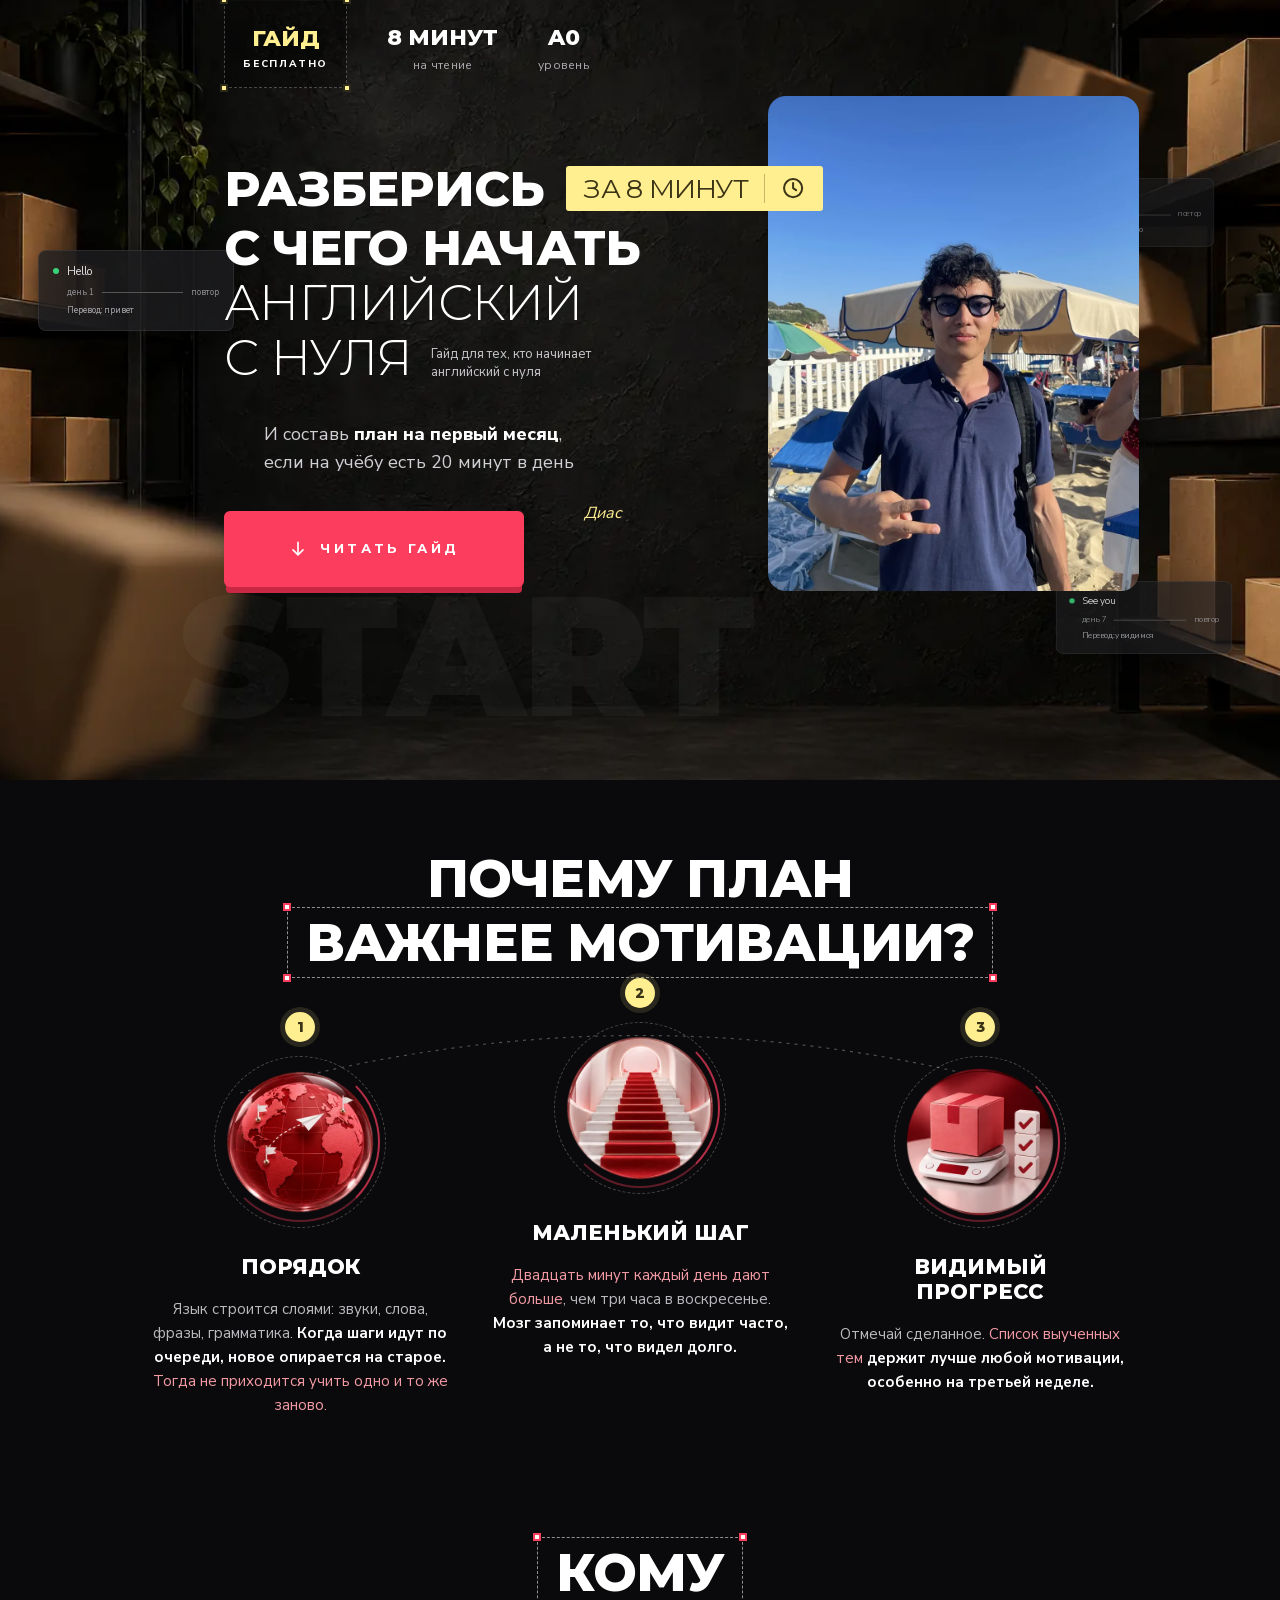
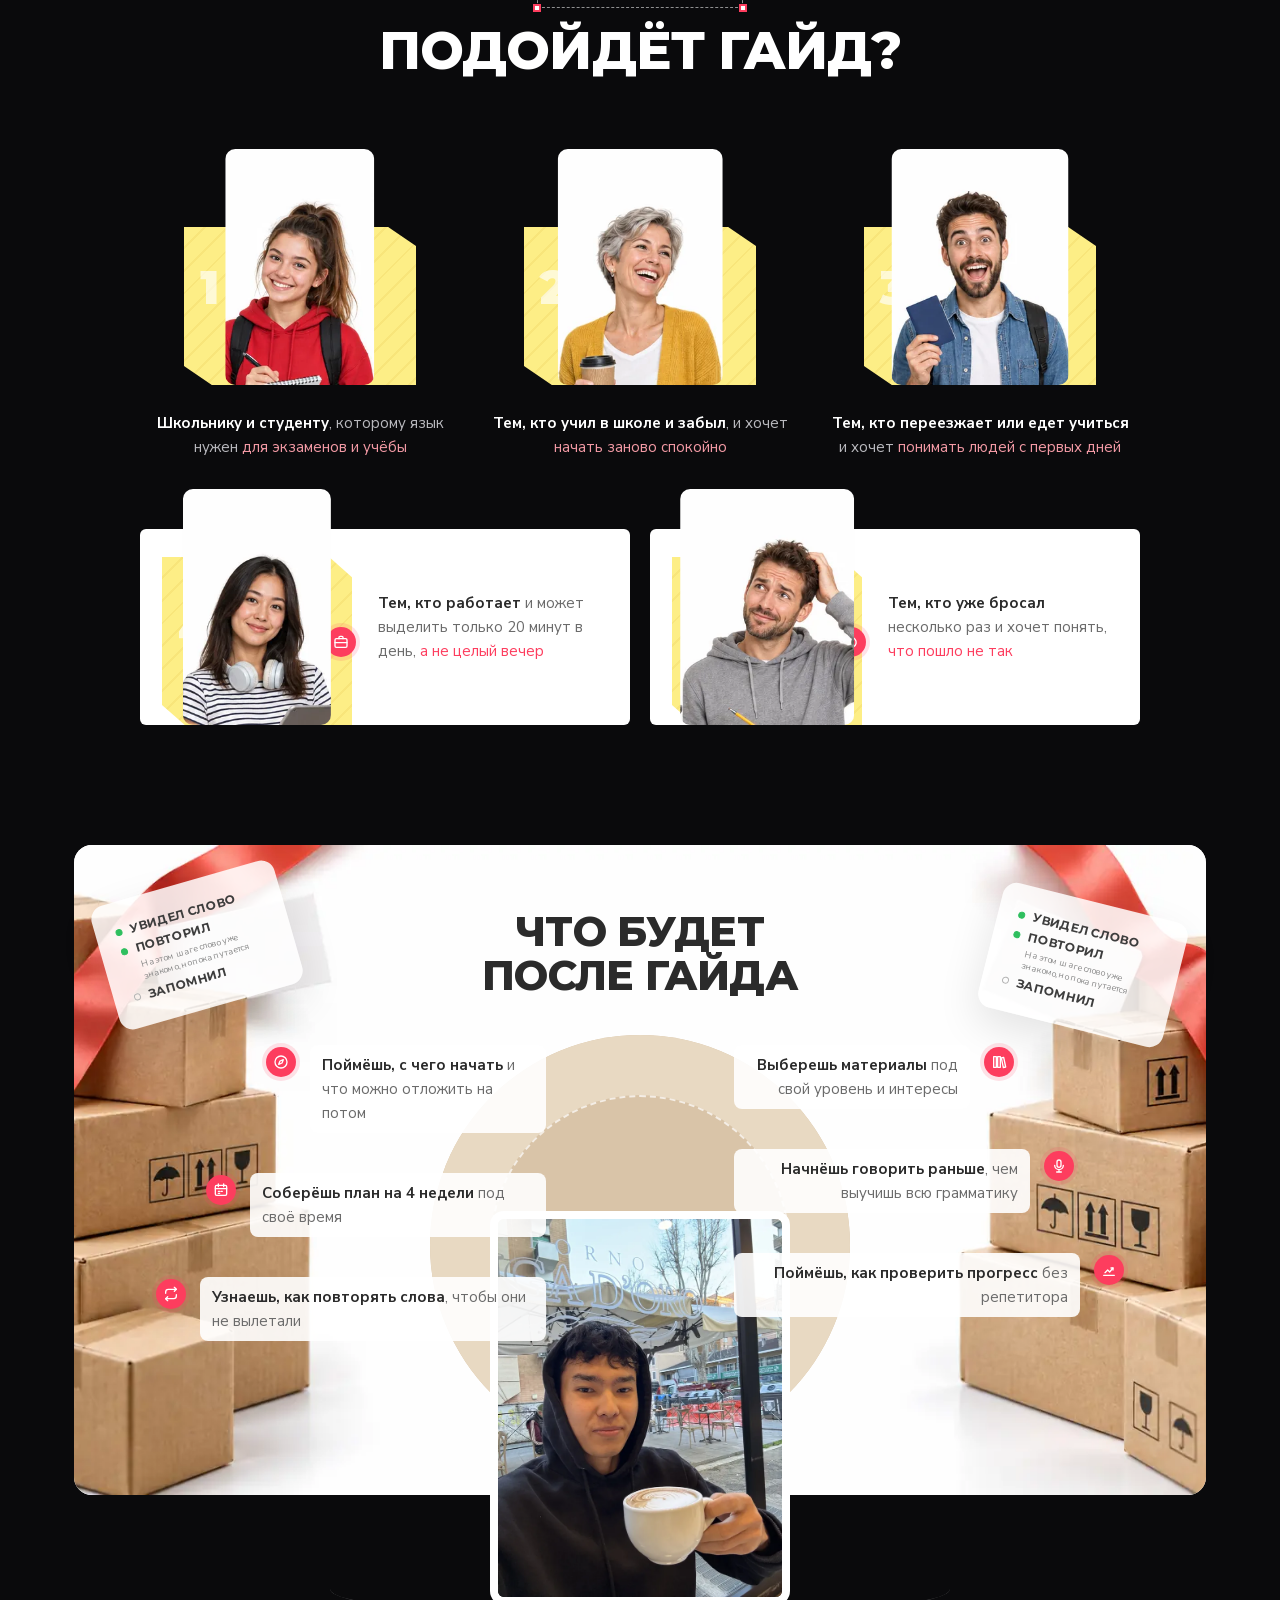
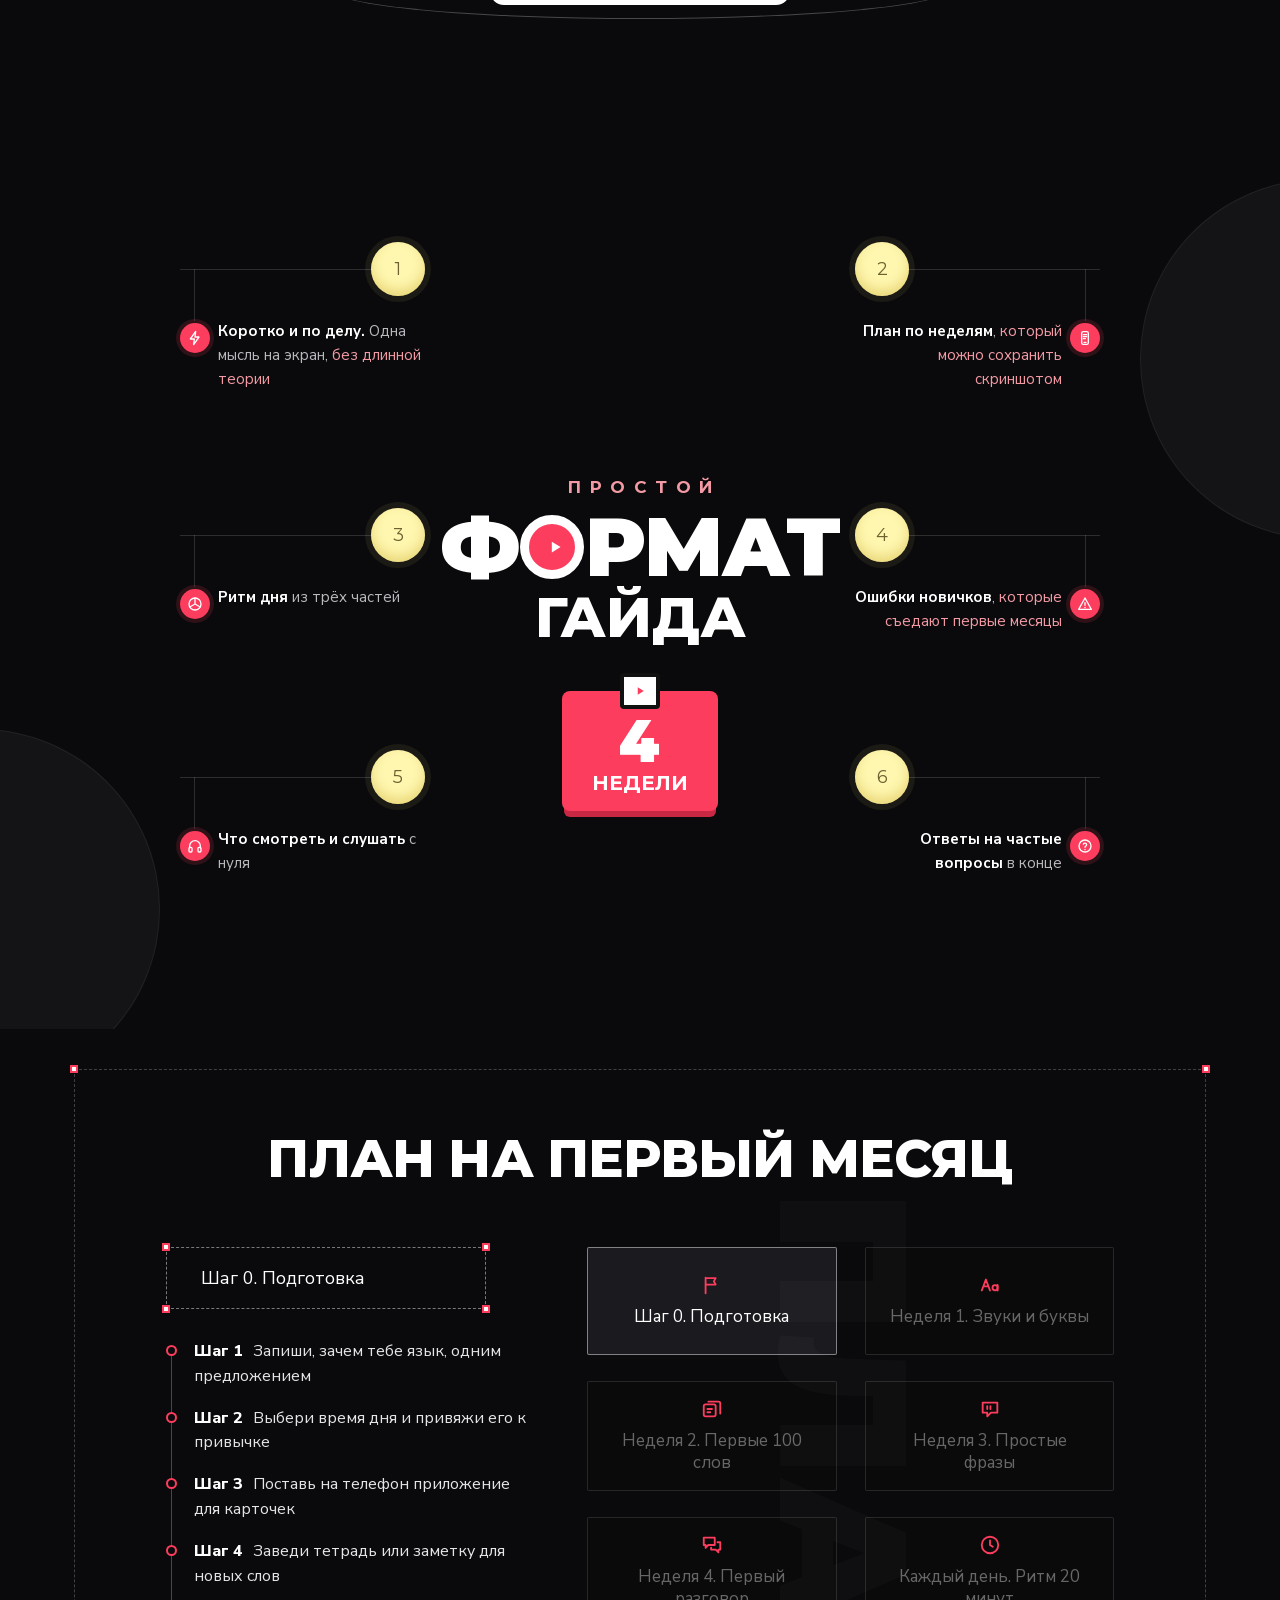
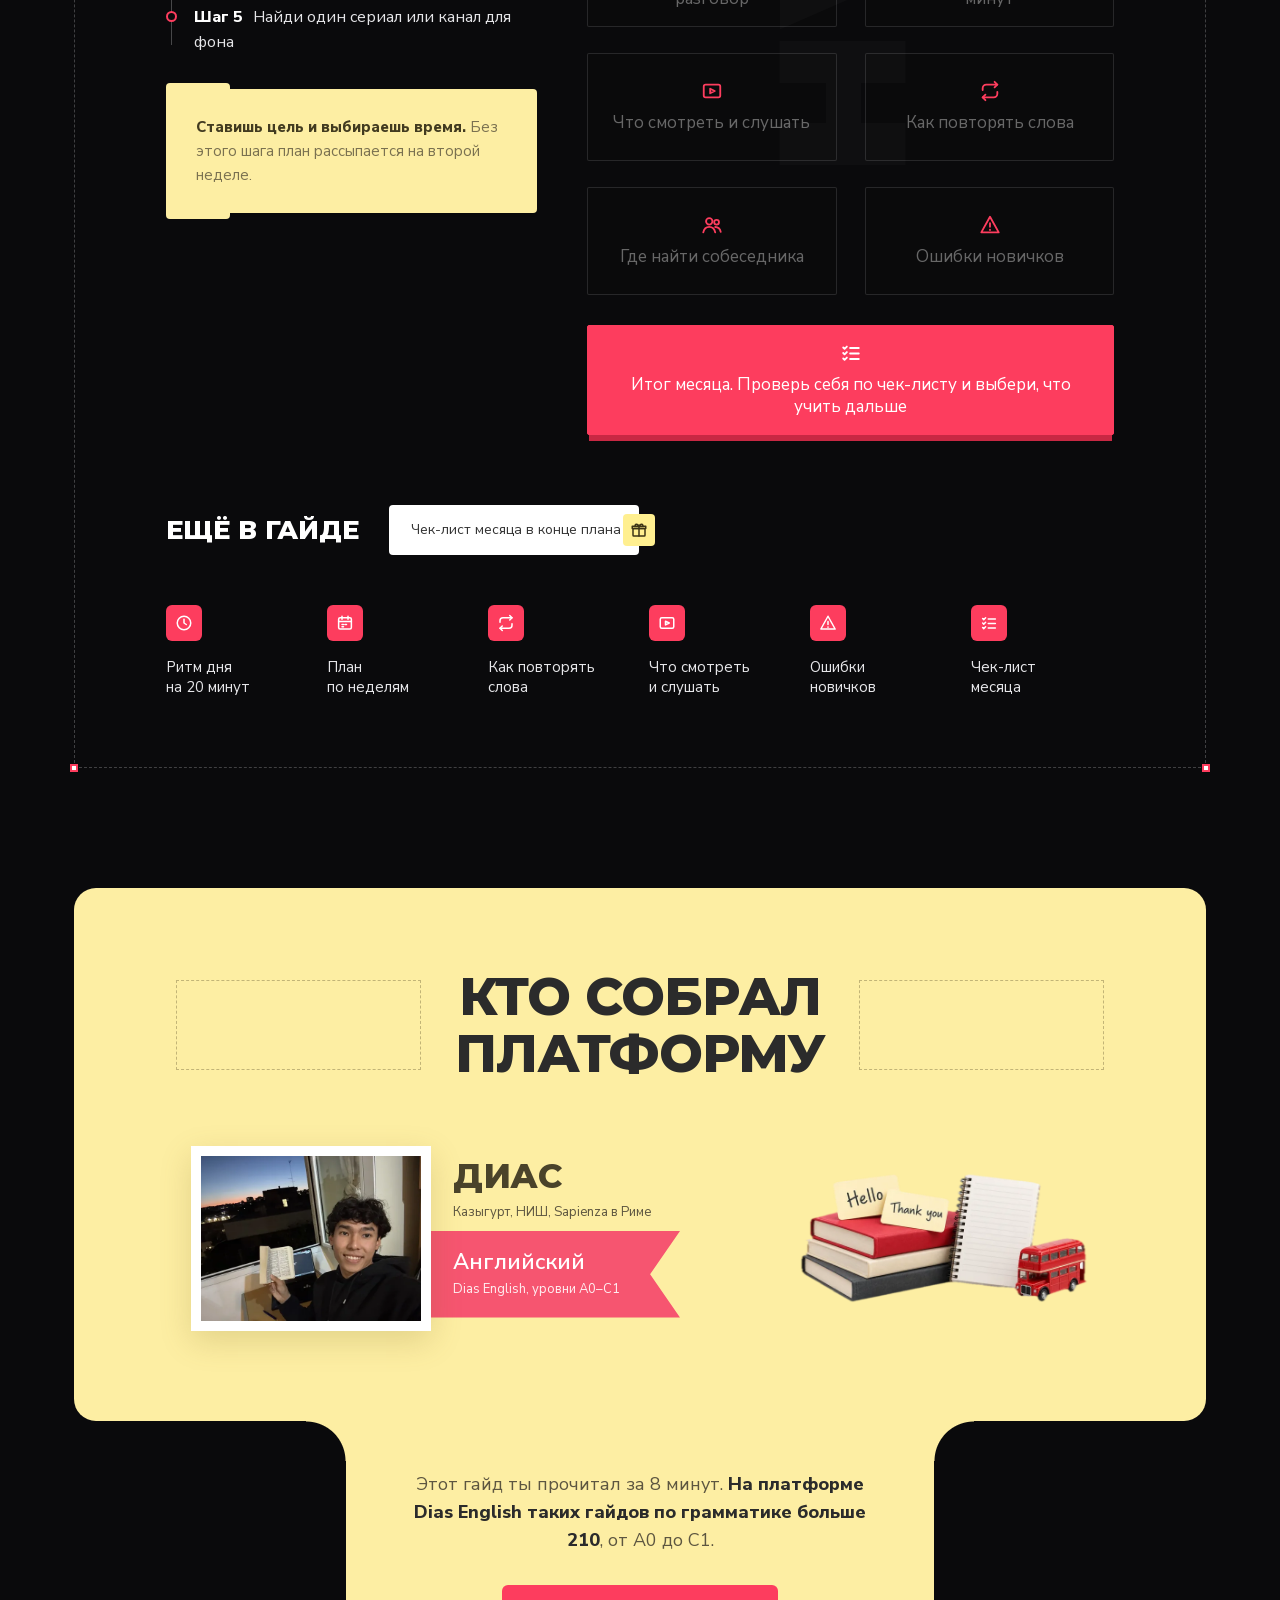
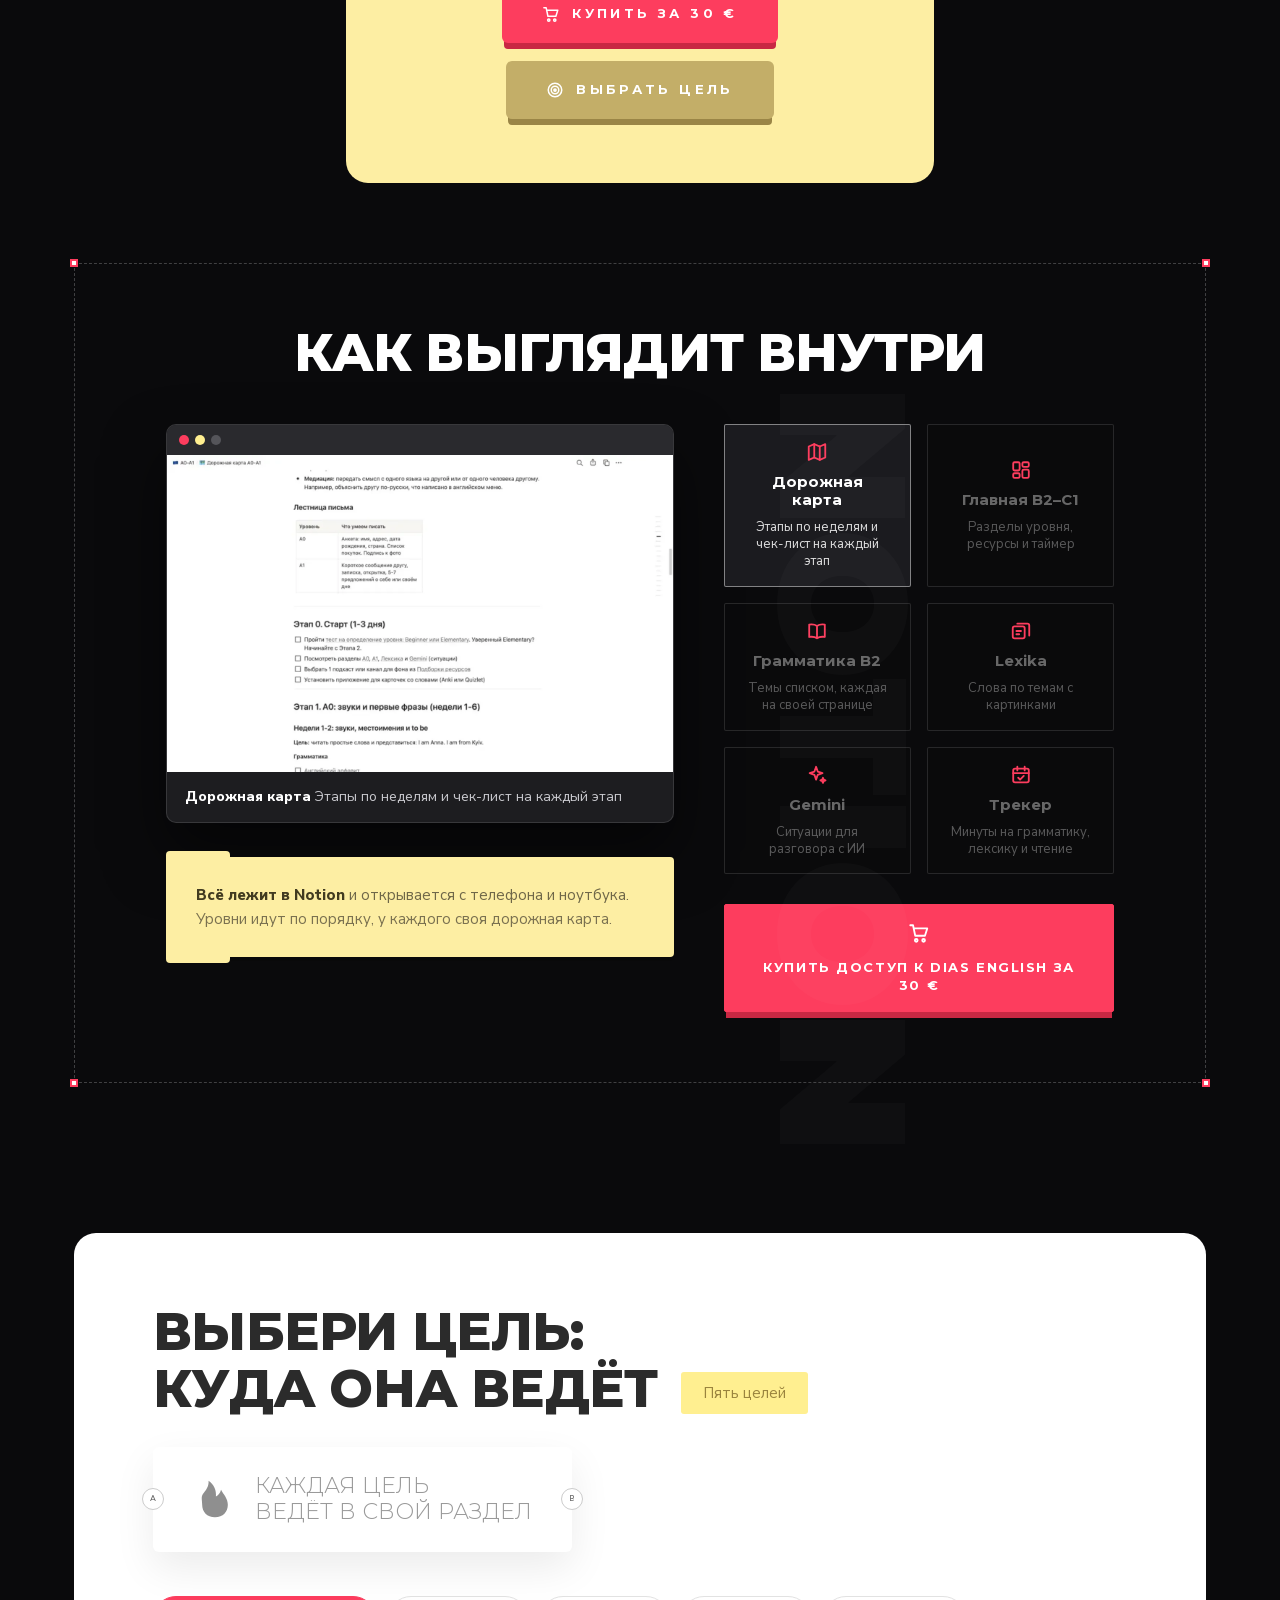
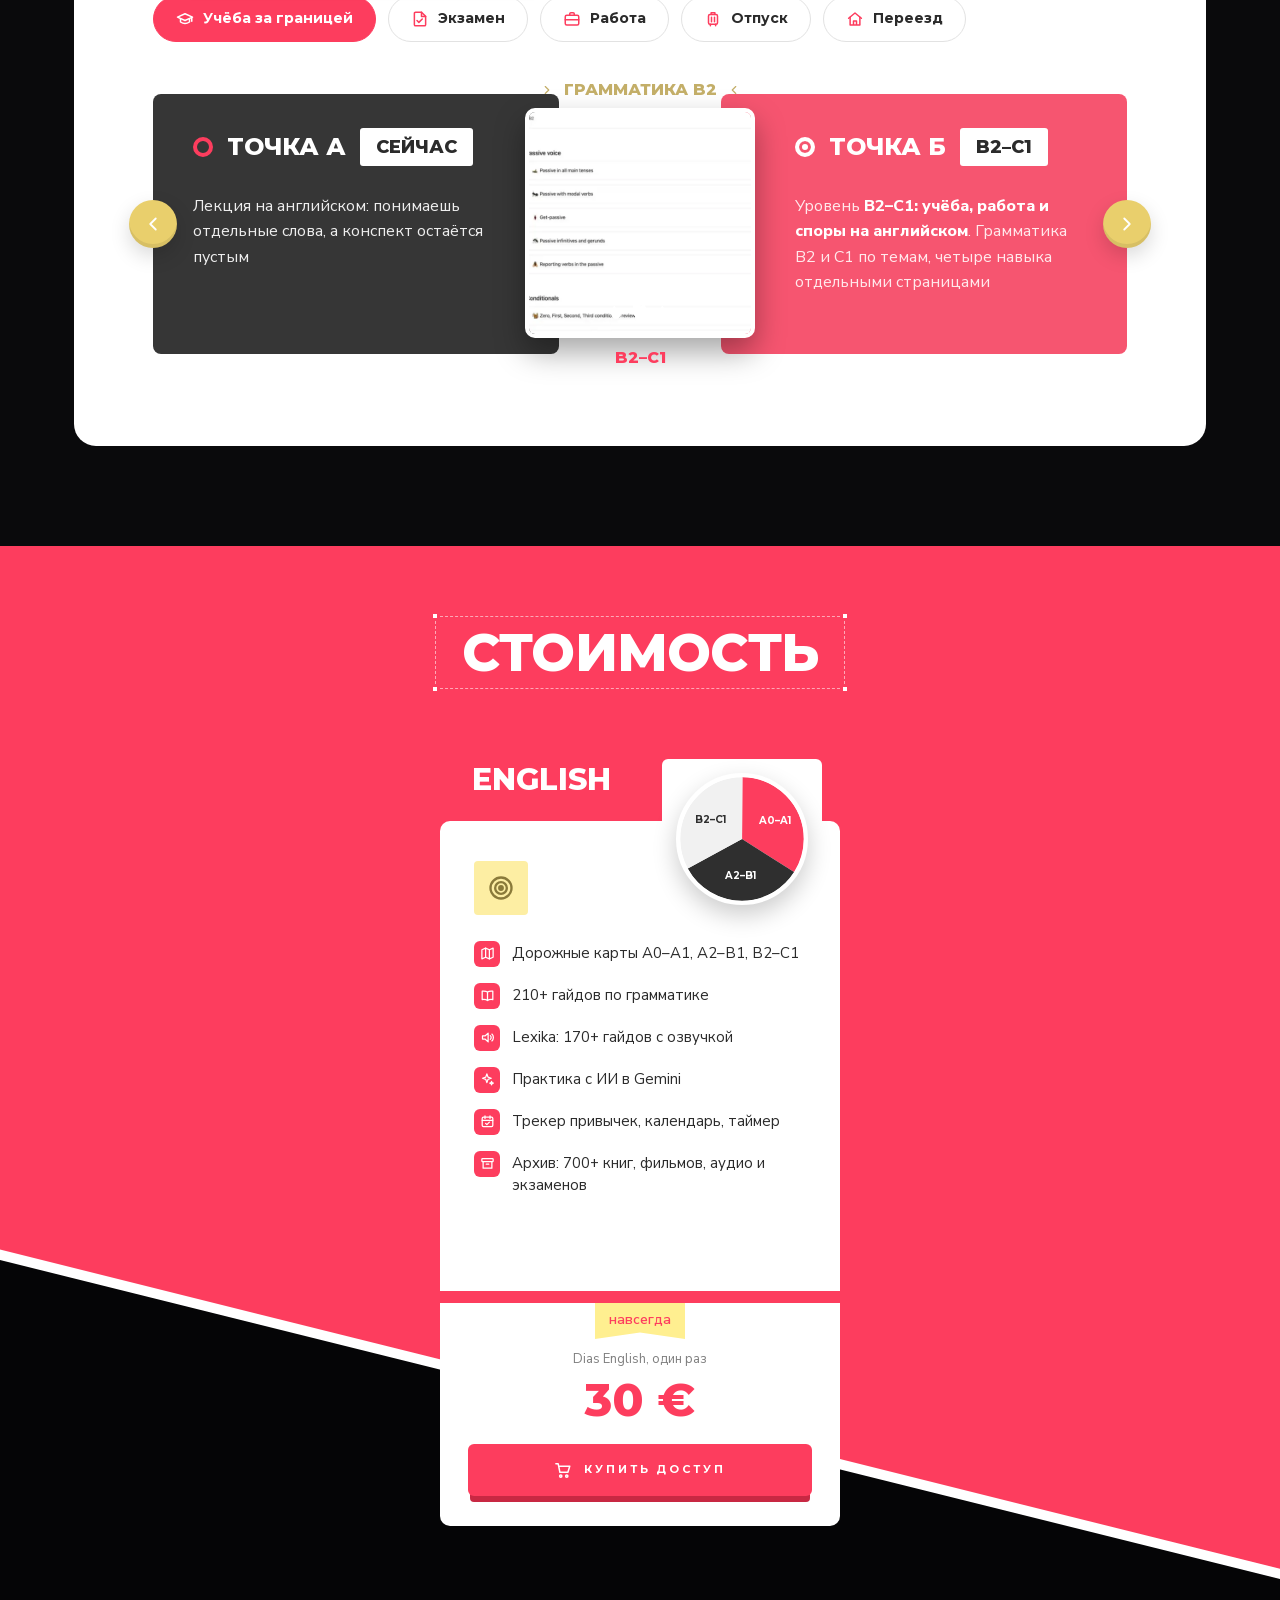
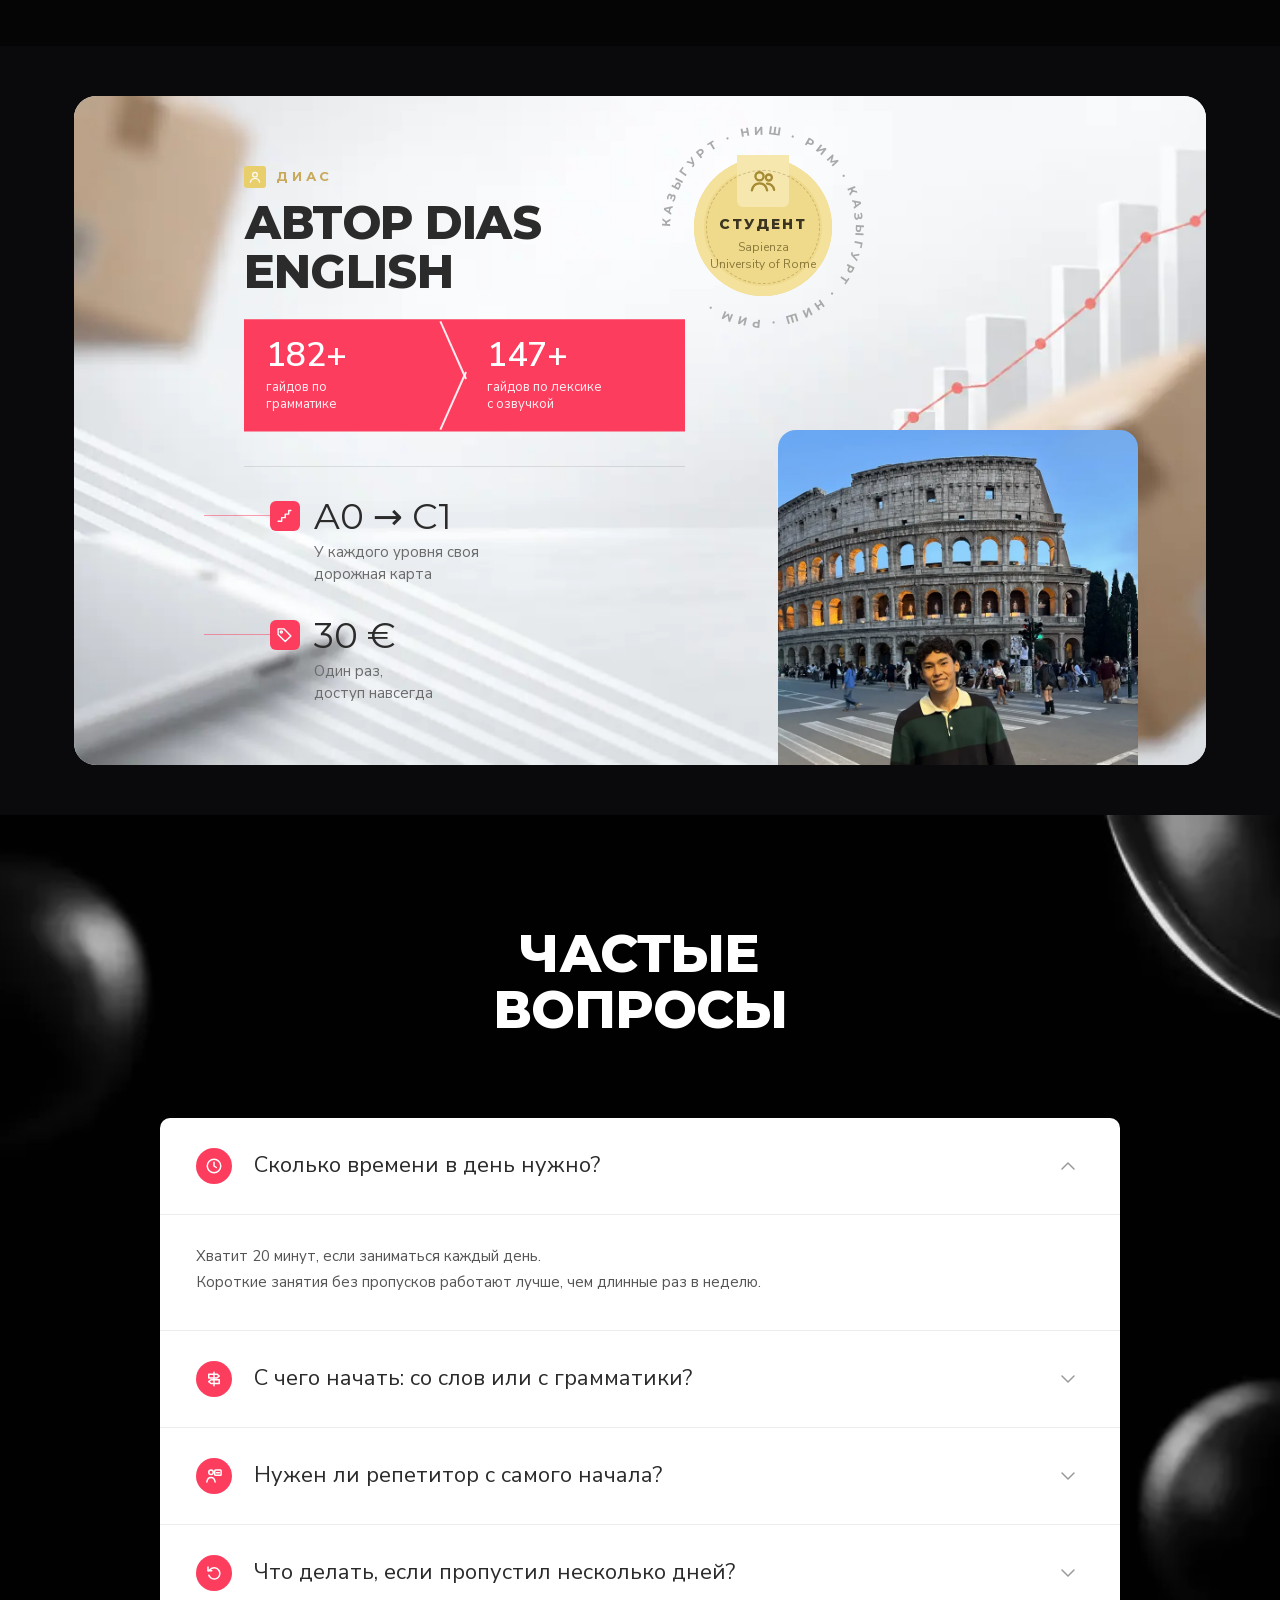
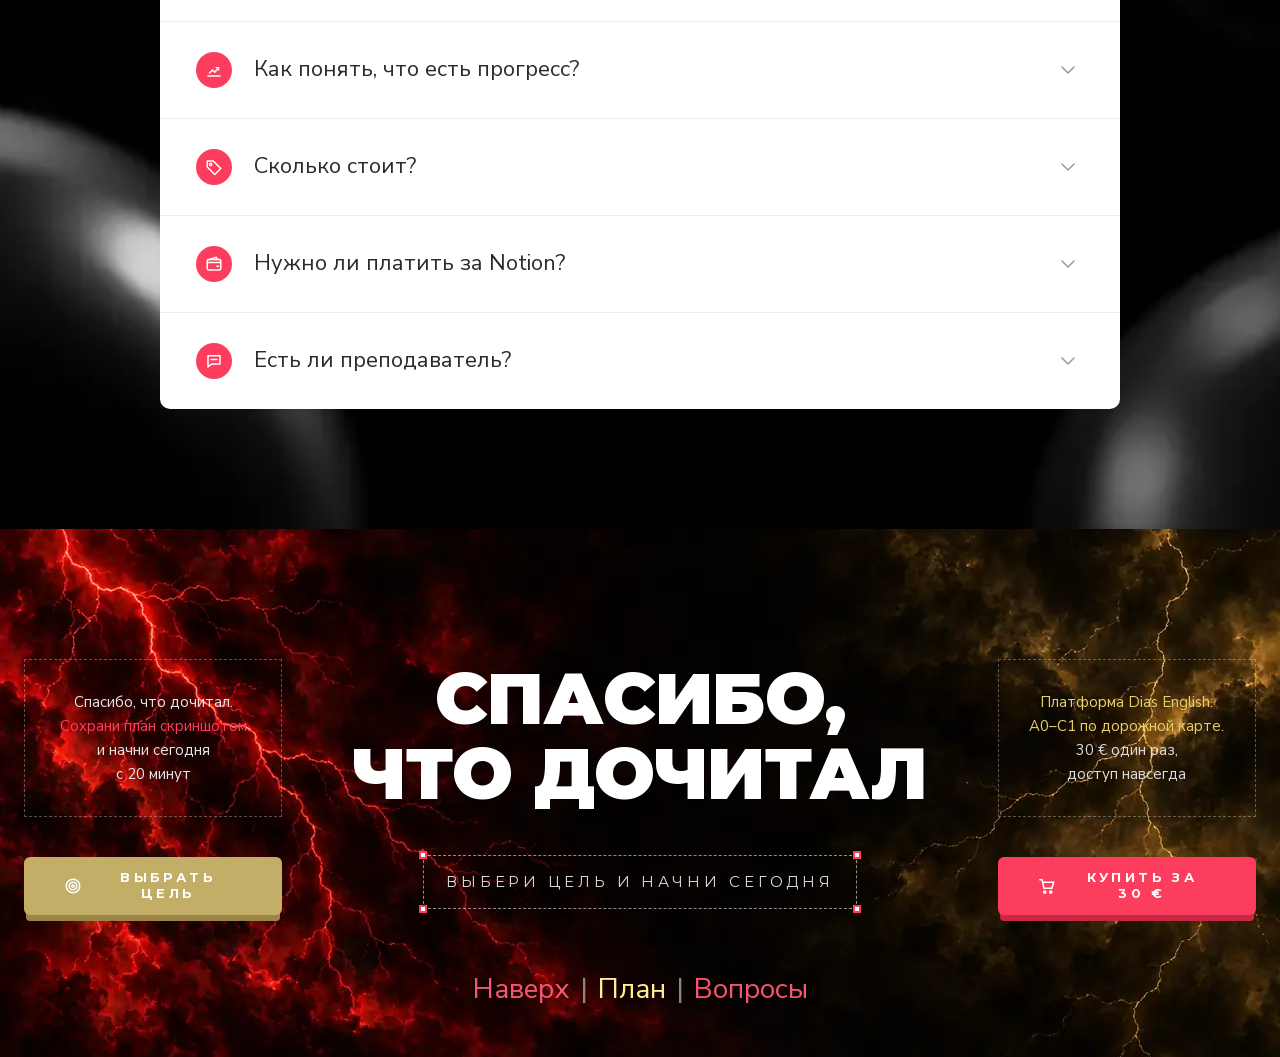
<file: lesson/index.html>
<!doctype html>
<html lang="ru">
<head>
<meta charset="utf-8">
<title>Переход</title>
<meta name="robots" content="noindex">
<meta http-equiv="refresh" content="0; url=../en/">
<link rel="canonical" href="../en/">
<script>location.replace('../en/' + location.search + location.hash);</script>
</head>
<body style="background:#0a0a0c;color:#fff;font-family:system-ui;padding:40px">
<a href="../en/" style="color:#ffef90">Открыть гайд</a>
</body>
</html>
</file>
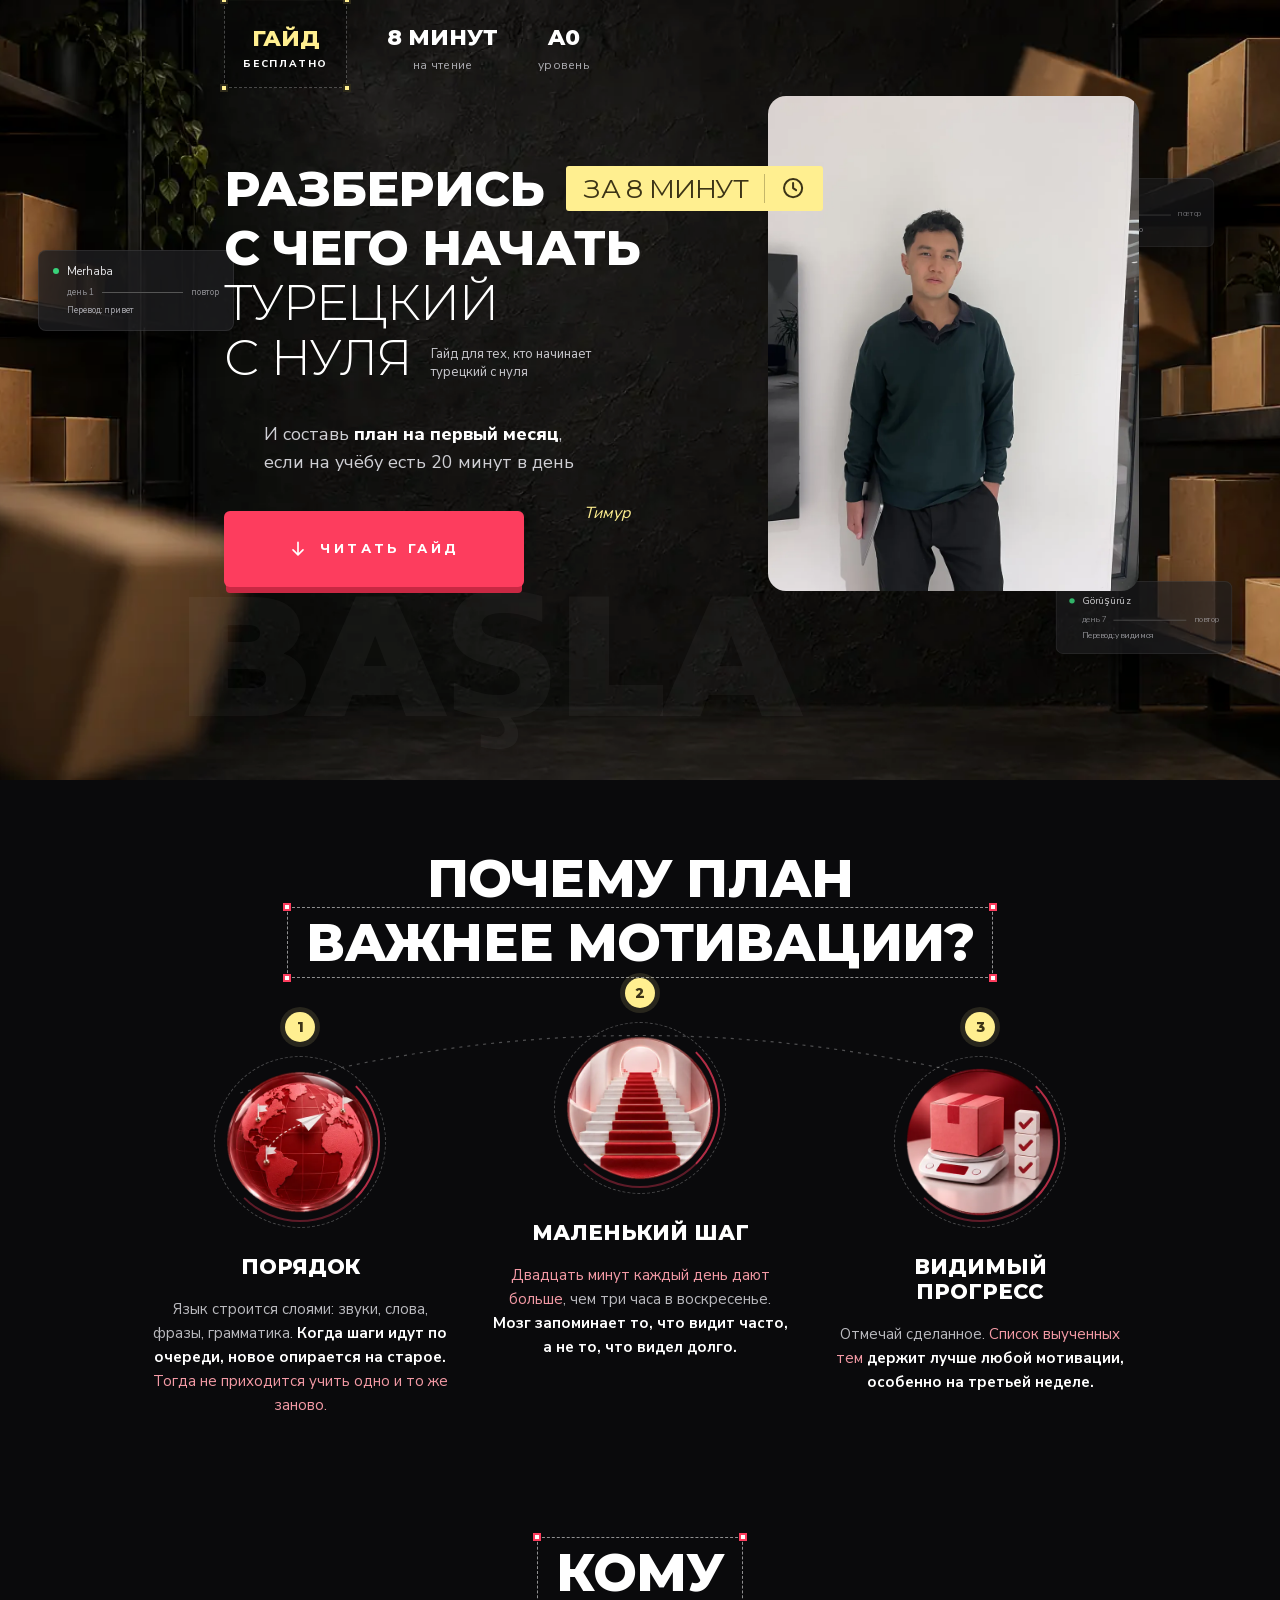
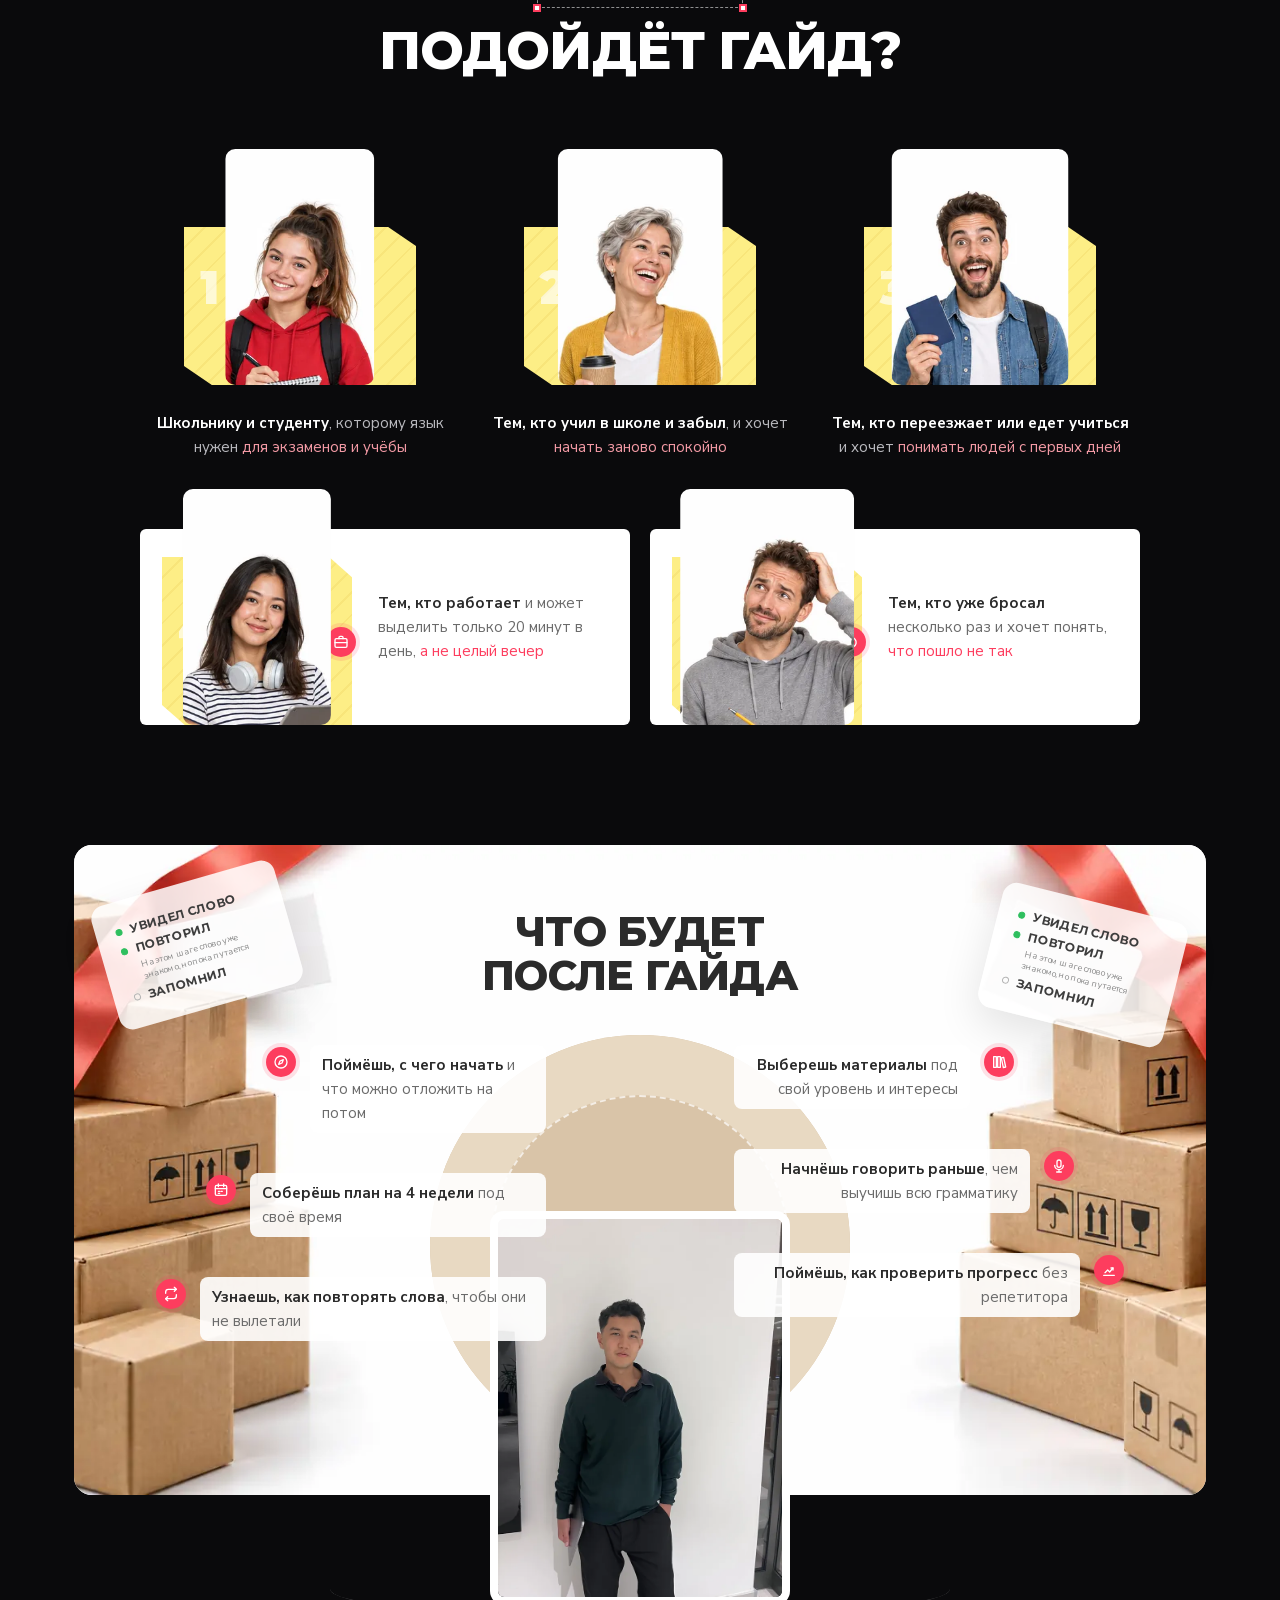
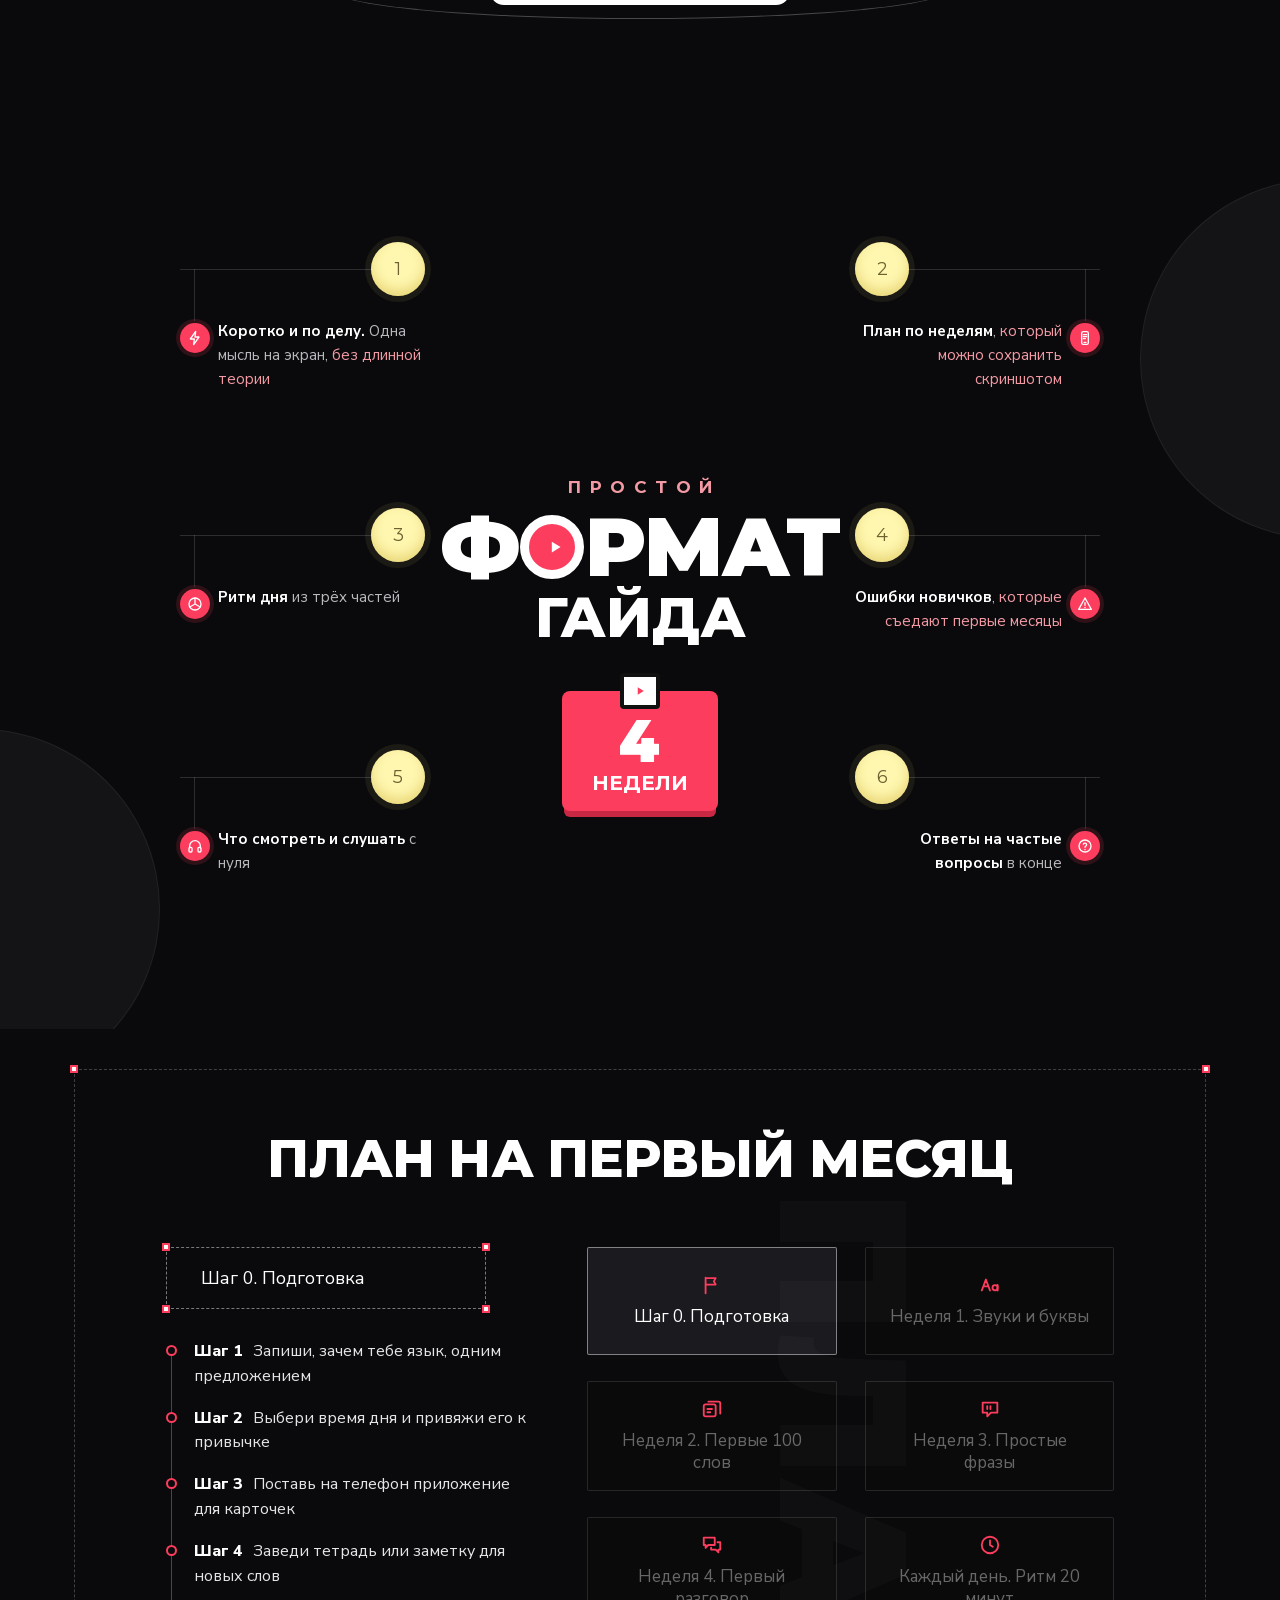
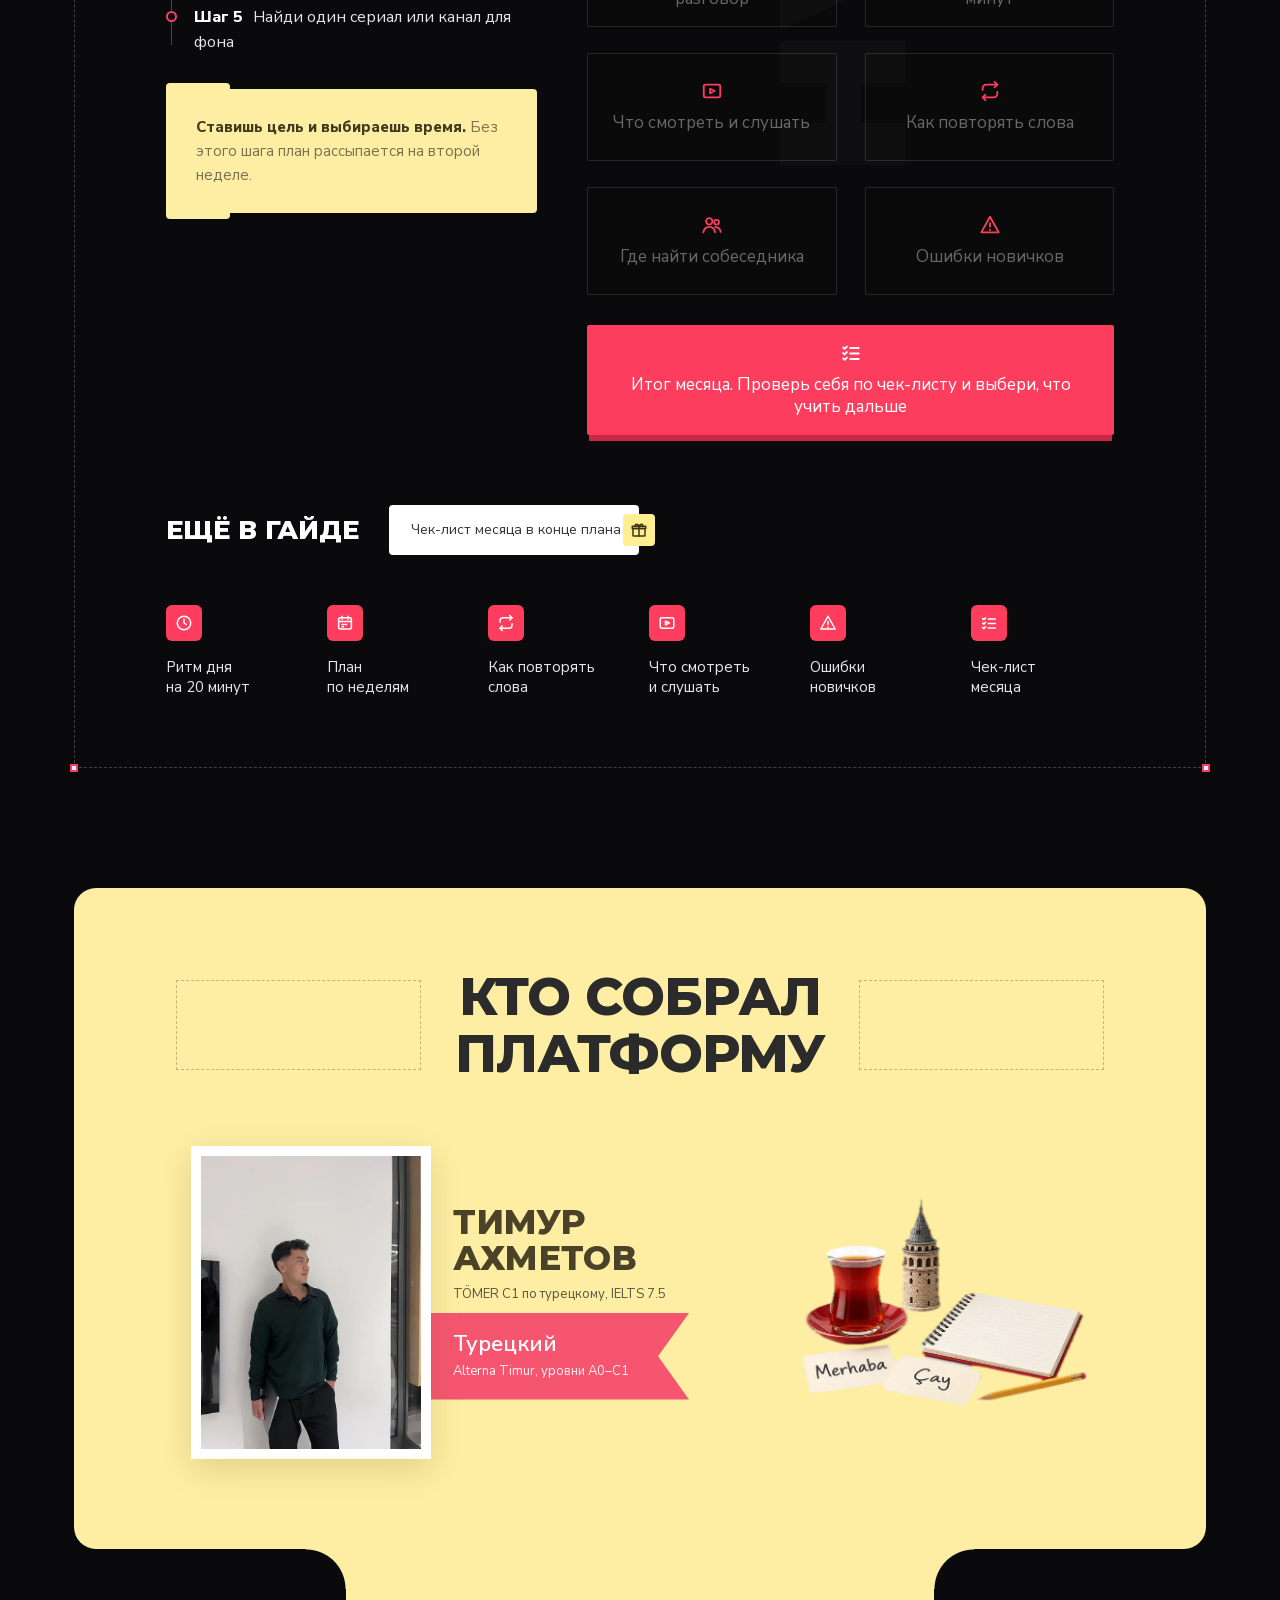
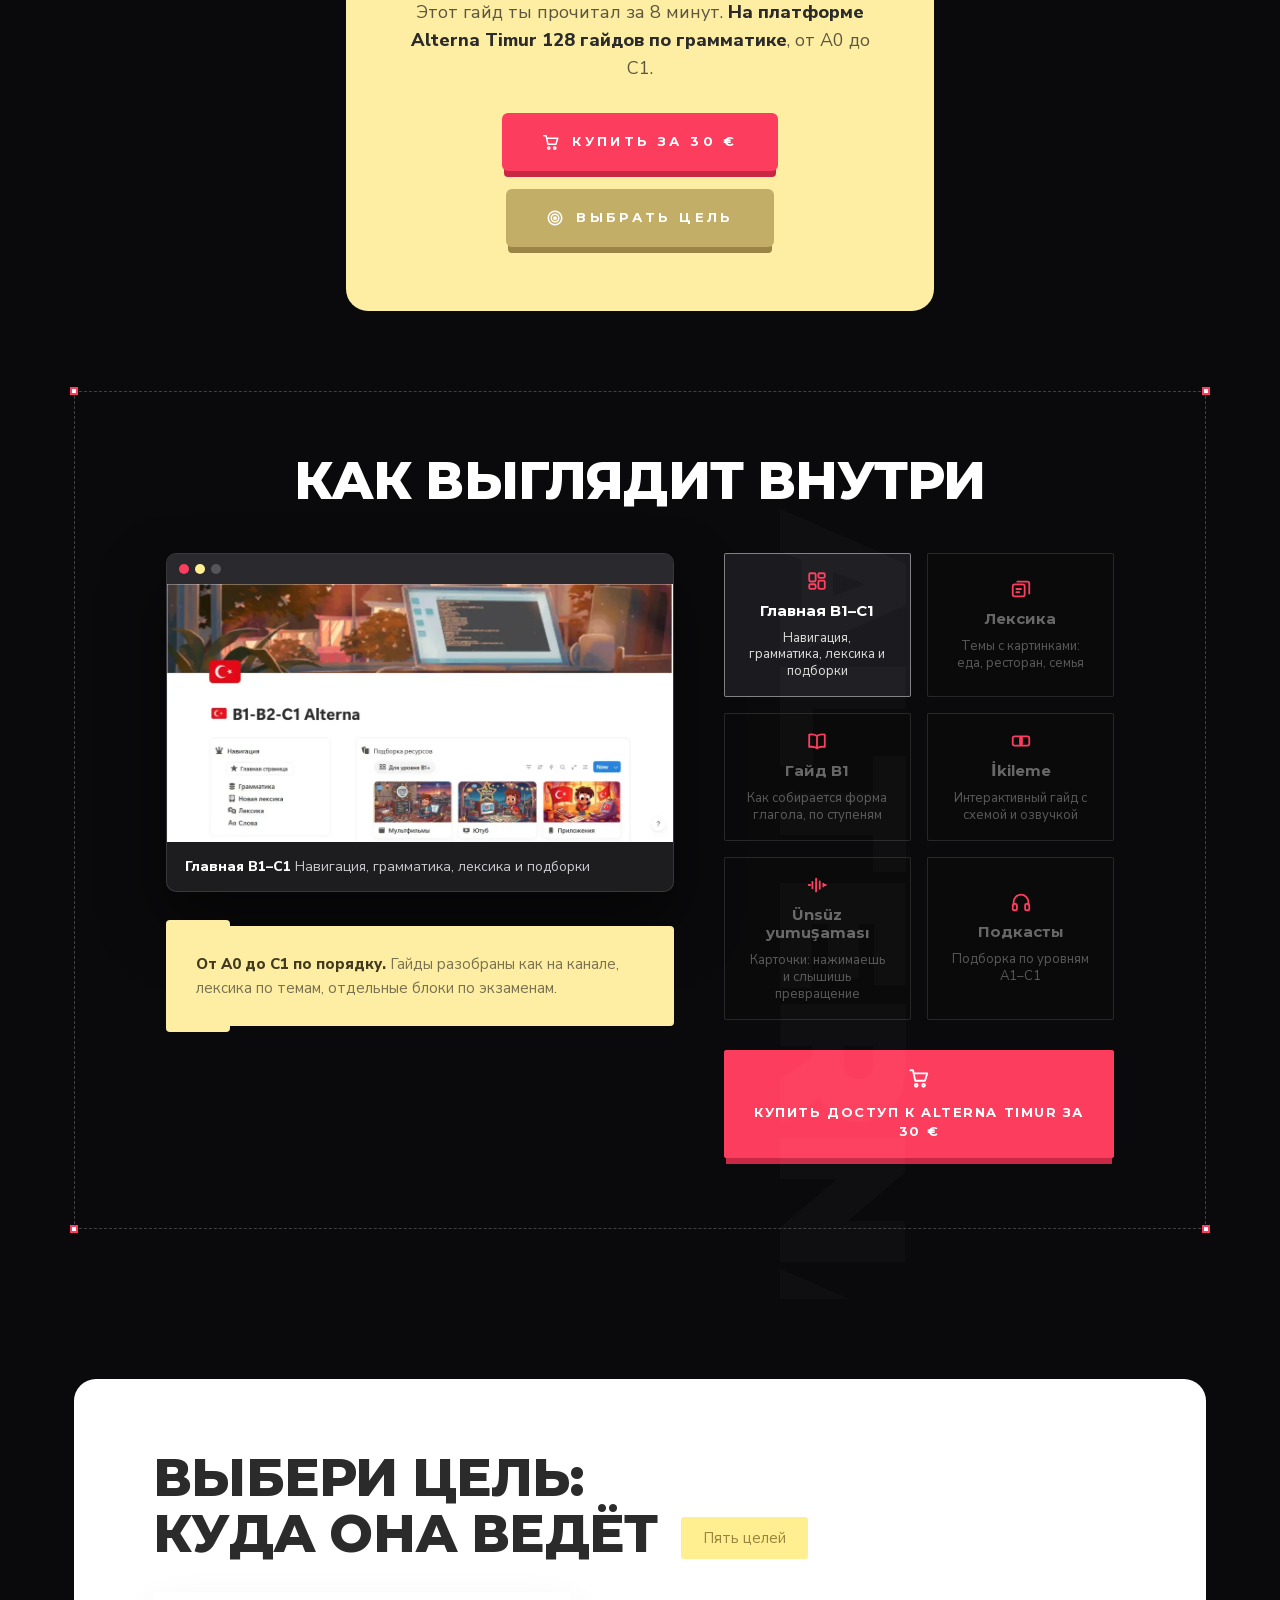
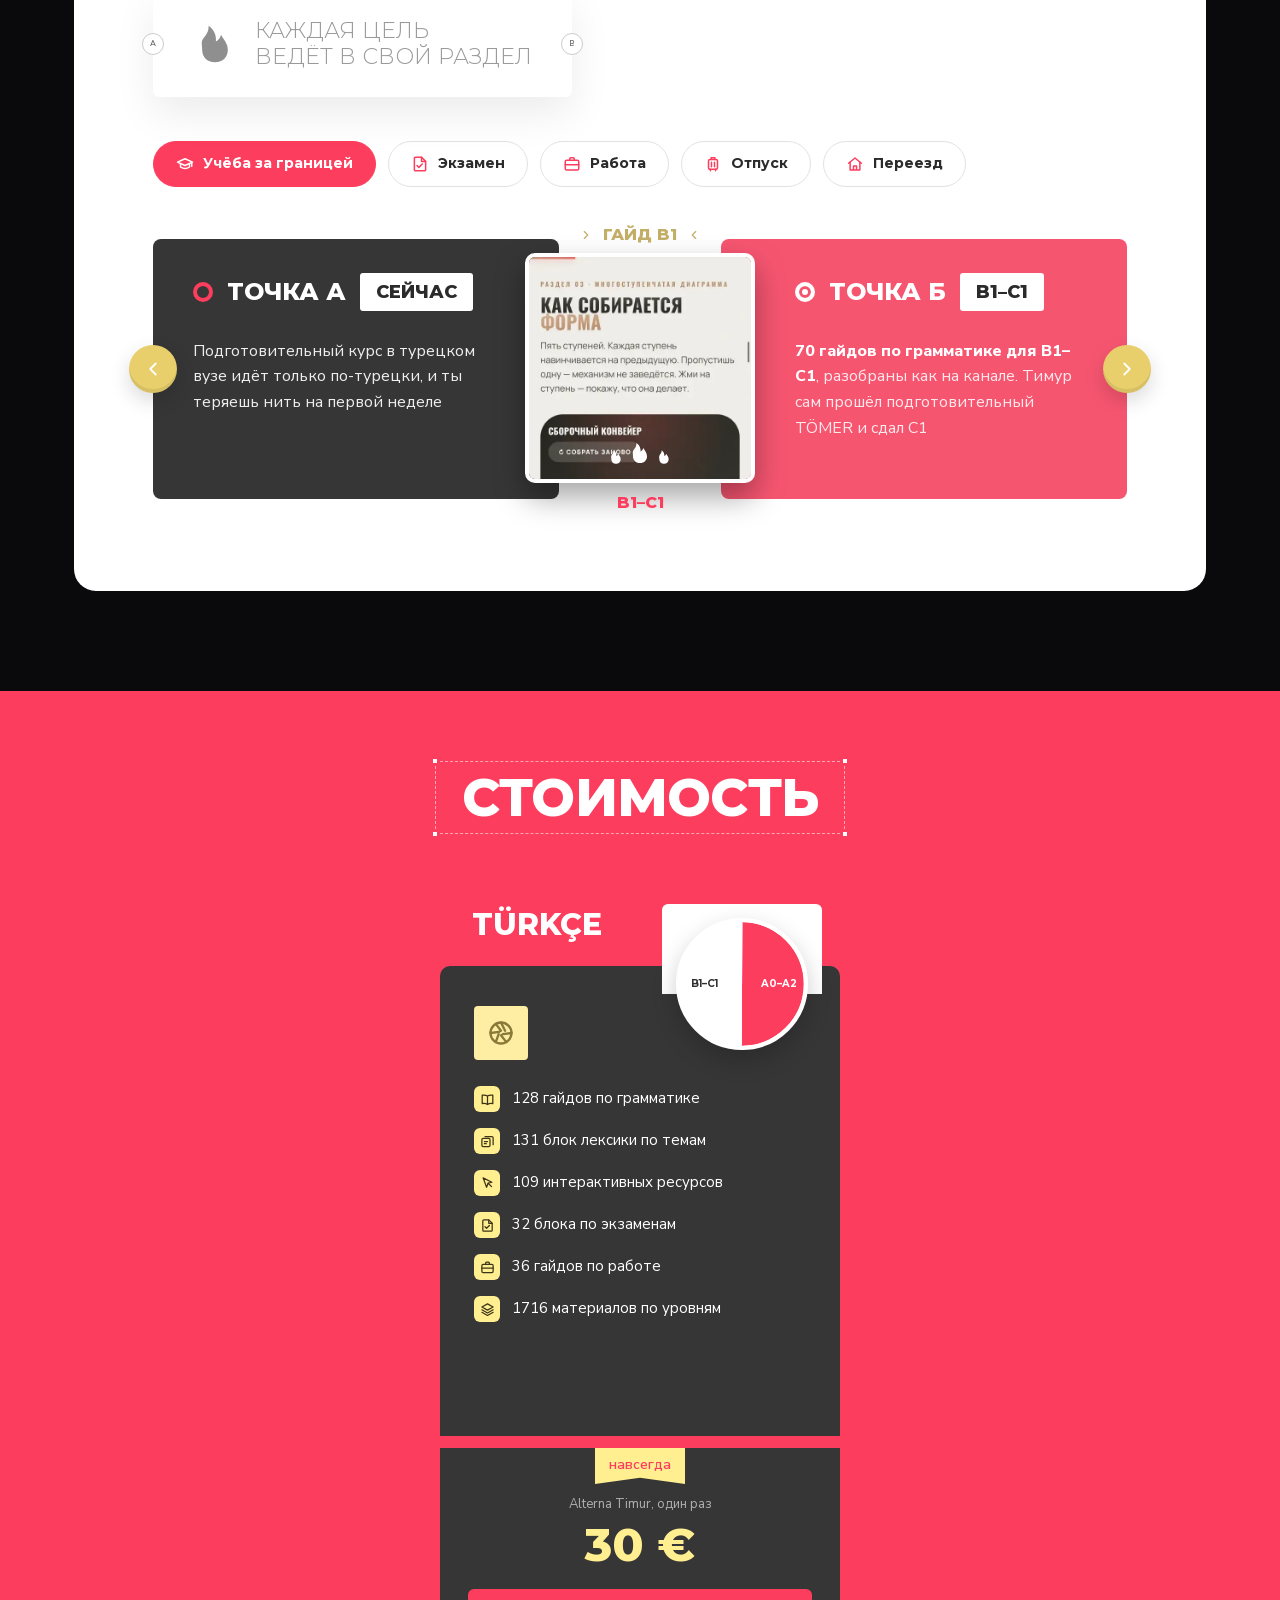
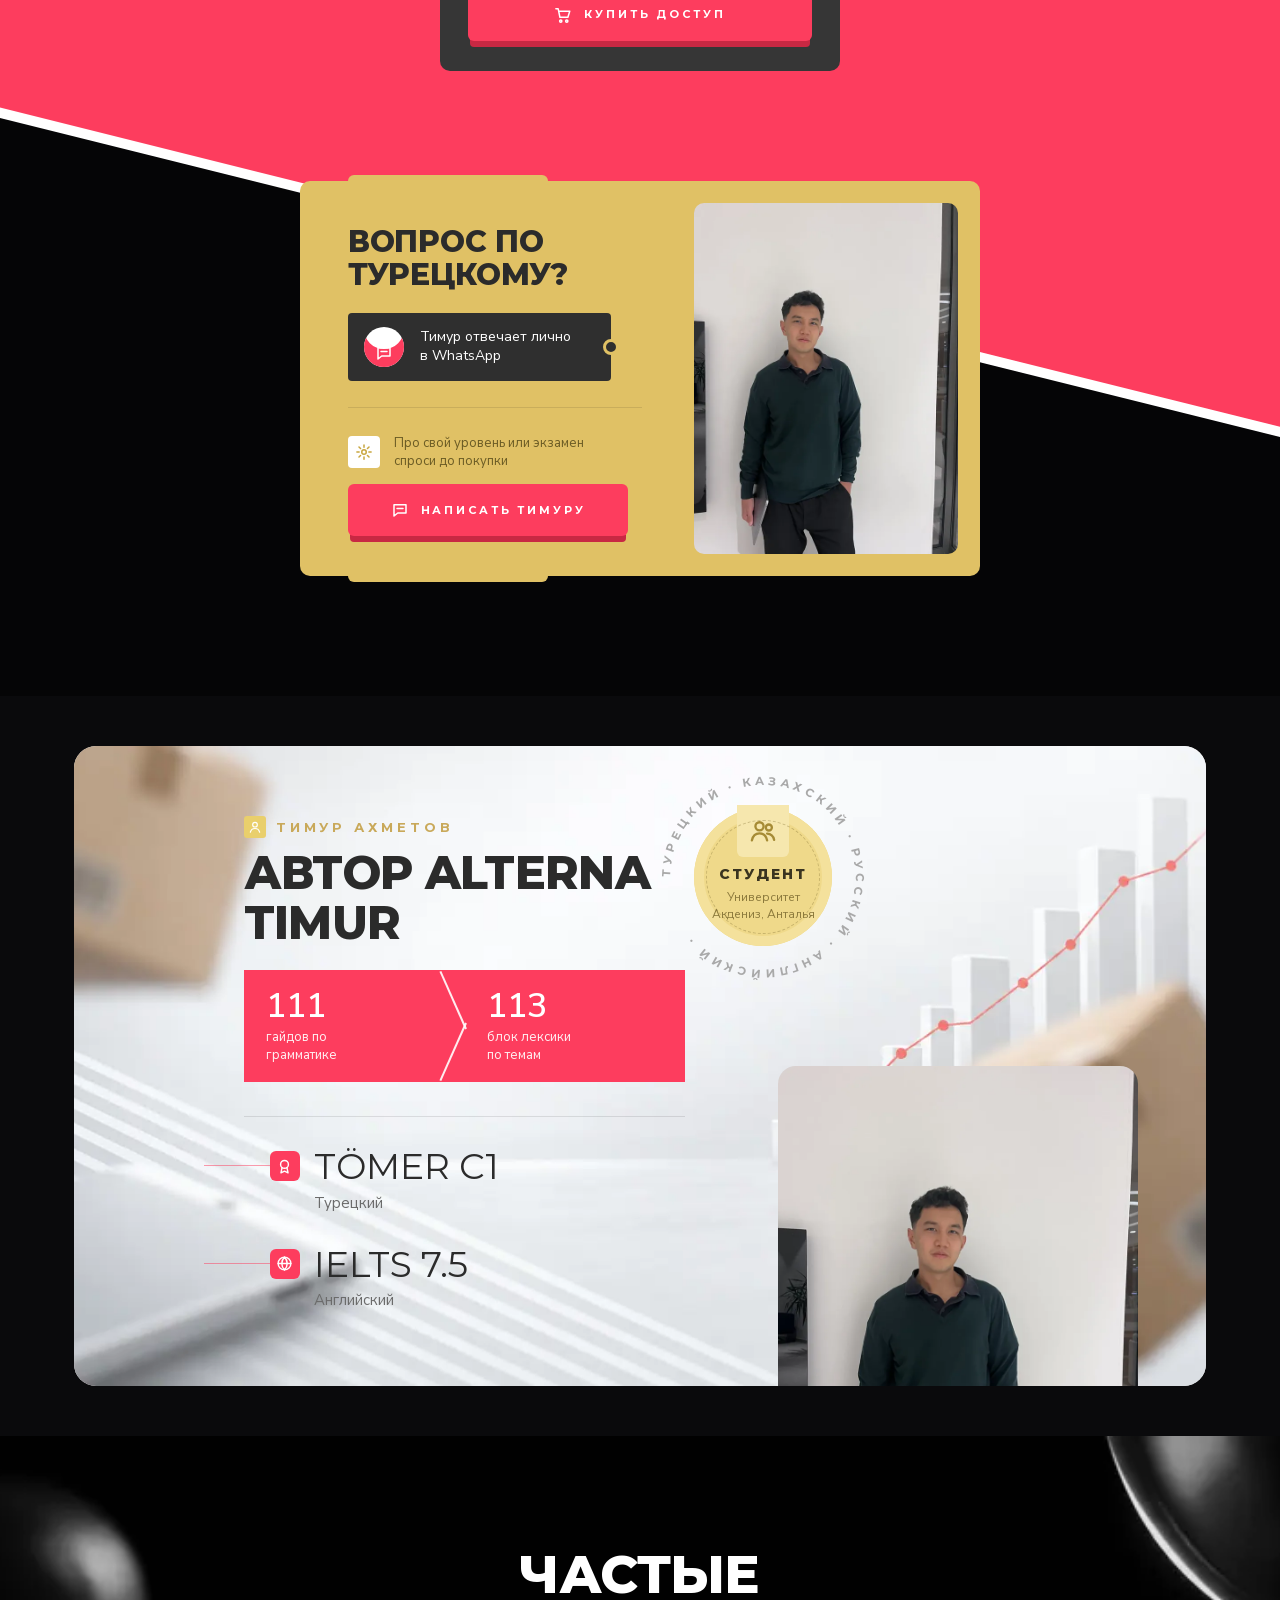
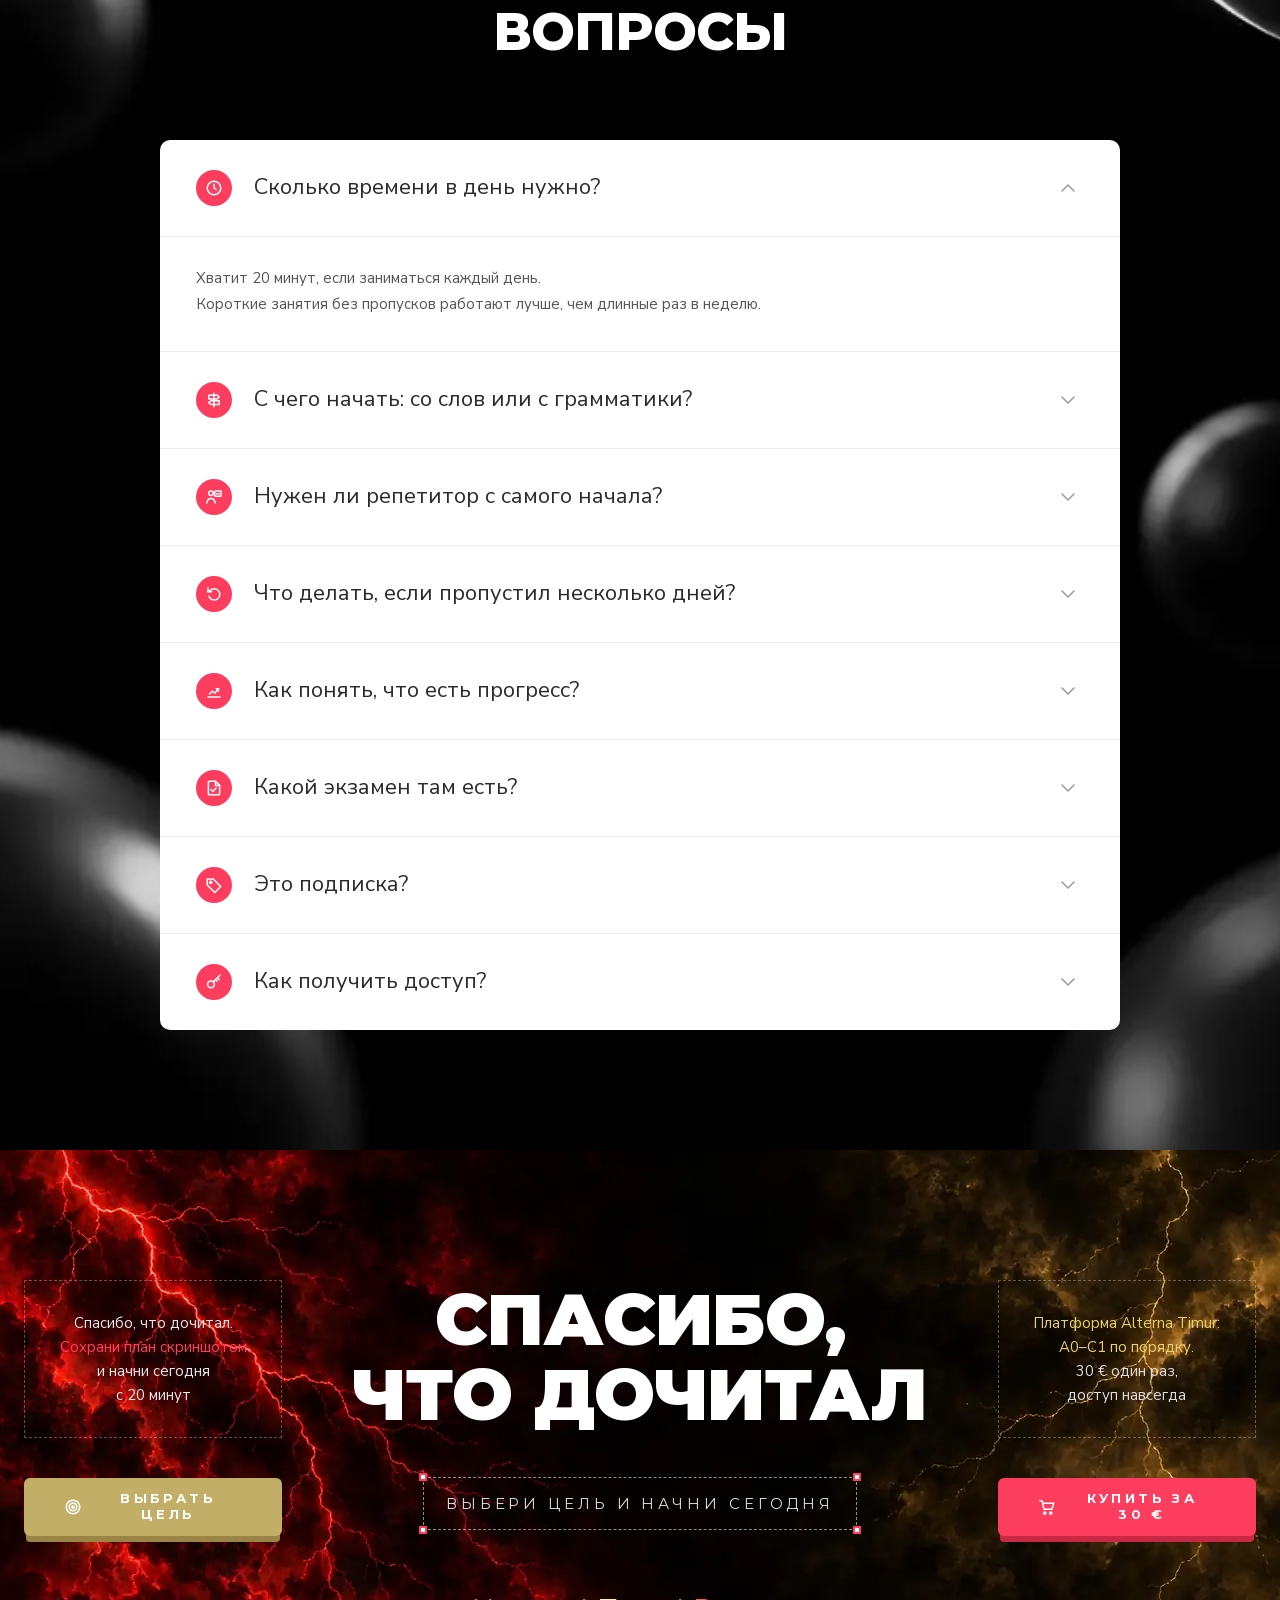
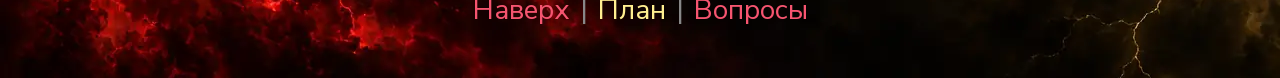
<file: tr/index.html>
<!doctype html>
<html lang="ru">
<head>
<meta charset="utf-8">
<meta name="viewport" content="width=device-width, initial-scale=1, viewport-fit=cover">
<title>С чего начать турецкий с нуля: план на первый месяц</title>
<meta name="description" content="Короткий гайд: с чего начать турецкий с нуля, план на 4 недели, ритм на 20 минут в день и ошибки новичков.">
<meta name="theme-color" content="#0a0a0c">
<meta property="og:title" content="С чего начать турецкий с нуля: план на первый месяц">
<meta property="og:description" content="Короткий гайд: с чего начать турецкий с нуля, план на 4 недели, ритм на 20 минут в день и ошибки новичков.">
<meta property="og:image" content="../media/hero-bg.webp">
<link rel="icon" href="data:image/svg+xml,%3Csvg xmlns='http://www.w3.org/2000/svg' viewBox='0 0 32 32'%3E%3Crect width='32' height='32' rx='7' fill='%23fd3d5e'/%3E%3Cpath d='M12 9l11 7-11 7z' fill='%23fff'/%3E%3C/svg%3E">
<link rel="preload" href="../assets/fonts/Montserrat-800-cyrillic.woff2" as="font" type="font/woff2" crossorigin>
<link rel="preload" href="../media/hero-bg.webp" as="image">
<link rel="stylesheet" href="../assets/fonts.css">
<link rel="stylesheet" href="../assets/style.css">
<script>document.documentElement.classList.add('js');addEventListener('load',function(){if(!window.__live)document.documentElement.classList.remove('js')})</script>
</head>
<body>
<main id="app"><section class="hero" id="top" data-block="Первый экран"><div class="hero-bg"><img src="../media/hero-bg.webp" alt="" width="1280" height="720" fetchpriority="high"></div><div class="hero-word" aria-hidden="true">Başla</div><div class="fcard fcard-1" aria-hidden="true"><p><i class="dot"></i>Merhaba</p><p class="fc-sub"><span>день 1</span><span class="fc-line"></span><span>повтор</span></p><p class="fc-tr">Перевод: привет</p></div><div class="fcard fcard-2" aria-hidden="true"><p><i class="dot"></i>Teşekkürler</p><p class="fc-sub"><span>день 3</span><span class="fc-line"></span><span>повтор</span></p><p class="fc-tr">Перевод: спасибо</p></div><div class="fcard fcard-3" aria-hidden="true"><p><i class="dot"></i>Günaydın</p><p class="fc-sub"><span>день 5</span><span class="fc-line"></span><span>повтор</span></p><p class="fc-tr">Перевод: доброе утро</p></div><div class="fcard fcard-4" aria-hidden="true"><p><i class="dot"></i>Görüşürüz</p><p class="fc-sub"><span>день 7</span><span class="fc-line"></span><span>повтор</span></p><p class="fc-tr">Перевод: увидимся</p></div><div class="wrap hero-in"><ul class="chips reveal"><li class="chip framed"><b>Гайд</b><small>бесплатно</small><i class="h hA"></i><i class="h hB"></i><i class="h hC"></i><i class="h hD"></i></li><li class="chip"><b>8 минут</b><small>на чтение</small></li><li class="chip"><b>A0</b><small>уровень</small></li></ul><h1 class="hero-title reveal" style="--d:0.10s"><span class="hero-line hero-first"><b>Разберись</b><span class="badge">за 8 минут<i class="badge-sep"></i><svg class="ic " viewBox="0 0 24 24" aria-hidden="true"><circle cx="12" cy="12" r="9"/><path d="M12 7v5l3 2"/></svg></span></span><span class="hero-line"><b>С чего начать</b></span><span class="hero-line">турецкий</span><span class="hero-line">с нуля<small class="hero-note">Гайд для тех, кто начинает<br>турецкий с нуля</small></span></h1><p class="hero-sub reveal" style="--d:0.20s">И составь <b>план на первый месяц</b>,<br>если на учёбу есть 20 минут в день</p><div class="hero-cta reveal" style="--d:0.30s"><a class="btn btn-red btn-big" href="#why"><svg class="ic btn-ic" viewBox="0 0 24 24" aria-hidden="true"><path d="M12 4v15M6 13l6 6 6-6"/></svg><span>Читать гайд</span></a><p class="sign">Тимур</p></div></div><div class="hero-person reveal" style="--d:0.20s"><img class="" src="../media/hero-person-tr.webp" alt="Тимур" width="900" height="1200" decoding="async" fetchpriority="high"></div></section><section class="why dark" id="why" data-block="Почему"><div class="wrap"><h2 class="h2 center reveal">Почему план <span class="framed">важнее мотивации?<i class="h hA"></i><i class="h hB"></i><i class="h hC"></i><i class="h hD"></i></span></h2><div class="why-arc draw" aria-hidden="true"><svg viewBox="0 0 800 80" preserveAspectRatio="none"><path d="M10 75 Q400 -40 790 75" /></svg></div><ul class="why-list"><li class="why-item reveal" style="--d:0.00s"><i class="why-dot">1</i><div class="why-circle"><img class="" src="../media/why-1.webp" alt="Красный глобус с бумажным самолётиком" width="360" height="347" loading="lazy" decoding="async"></div><h3>Порядок</h3><p>Язык строится слоями: звуки, слова, фразы, грамматика. <b>Когда шаги идут по очереди, новое опирается на старое.</b> <em class="hl">Тогда не приходится учить одно и то же заново.</em></p></li><li class="why-item reveal" style="--d:0.08s"><i class="why-dot">2</i><div class="why-circle"><img class="" src="../media/why-2.webp" alt="Белая лестница с красной дорожкой" width="360" height="347" loading="lazy" decoding="async"></div><h3>Маленький шаг</h3><p><em class="hl">Двадцать минут каждый день дают больше</em>, чем три часа в воскресенье. <b>Мозг запоминает то, что видит часто, а не то, что видел долго.</b></p></li><li class="why-item reveal" style="--d:0.16s"><i class="why-dot">3</i><div class="why-circle"><img class="" src="../media/why-3.webp" alt="Коробка на весах" width="360" height="347" loading="lazy" decoding="async"></div><h3>Видимый<br>прогресс</h3><p>Отмечай сделанное. <em class="hl">Список выученных тем</em> <b>держит лучше любой мотивации, особенно на третьей неделе.</b></p></li></ul></div></section><section class="who dark" id="who" data-block="Кому подойдёт"><div class="wrap"><h2 class="h2 center reveal"><span class="framed">Кому<i class="h hA"></i><i class="h hB"></i><i class="h hC"></i><i class="h hD"></i></span><br>подойдёт гайд?</h2><ul class="who-top"><li class="who-item reveal" style="--d:0.00s"><div class="cube"><span class="cube-n">1</span><img class="cube-img" src="../media/who-1.webp" alt="Девушка в красном худи с блокнотом" width="228" height="360" loading="lazy" decoding="async"></div><p><b>Школьнику и студенту</b>, которому язык нужен <em class="hl">для экзаменов и учёбы</em></p></li><li class="who-item reveal" style="--d:0.08s"><div class="cube"><span class="cube-n">2</span><img class="cube-img" src="../media/who-2.webp" alt="Женщина в жёлтом кардигане с кофе" width="251" height="360" loading="lazy" decoding="async"></div><p><b>Тем, кто учил в школе и забыл</b>, и хочет <em class="hl">начать заново спокойно</em></p></li><li class="who-item reveal" style="--d:0.16s"><div class="cube"><span class="cube-n">3</span><img class="cube-img" src="../media/who-3.webp" alt="Парень с паспортом и чемоданом" width="270" height="360" loading="lazy" decoding="async"></div><p><b>Тем, кто переезжает или едет учиться</b> и хочет <em class="hl">понимать людей с первых дней</em></p></li></ul><ul class="who-bottom"><li class="who-card reveal" style="--d:0.00s"><div class="cube"><span class="cube-n">4</span><img class="cube-img" src="../media/who-4.webp" alt="Девушка с наушниками и планшетом" width="226" height="360" loading="lazy" decoding="async"></div><i class="ck"><svg class="ic " viewBox="0 0 24 24" aria-hidden="true"><rect x="3" y="7" width="18" height="13" rx="2"/><path d="M9 7V5a1.5 1.5 0 011.5-1.5h3A1.5 1.5 0 0115 5v2M3 13h18"/></svg></i><p><b>Тем, кто работает</b> и может выделить только 20 минут в день, <em class="hl">а не целый вечер</em></p></li><li class="who-card reveal" style="--d:0.08s"><div class="cube"><span class="cube-n">5</span><img class="cube-img" src="../media/who-5.webp" alt="Мужчина в сером худи с карандашом" width="265" height="360" loading="lazy" decoding="async"></div><i class="ck"><svg class="ic " viewBox="0 0 24 24" aria-hidden="true"><path d="M4 4v5h5"/><path d="M5.2 15a7.5 7.5 0 101.6-7.6L4 9"/></svg></i><p><b>Тем, кто уже бросал</b> несколько раз и хочет понять, <em class="hl">что пошло не так</em></p></li></ul></div></section><section class="result" id="result" data-block="Результат"><div class="wrap"><div class="res-panel"><img class="res-bg" src="../media/result-bg.webp" alt="" width="1280" height="720" loading="lazy"><div class="status status-1" aria-hidden="true"><p><i class="sd on"></i>Увидел слово</p><p><i class="sd on"></i>Повторил</p><p class="st-sm">На этом шаге слово уже знакомо, но пока путается</p><p><i class="sd"></i>Запомнил</p></div><div class="status status-2" aria-hidden="true"><p><i class="sd on"></i>Увидел слово</p><p><i class="sd on"></i>Повторил</p><p class="st-sm">На этом шаге слово уже знакомо, но пока путается</p><p><i class="sd"></i>Запомнил</p></div><h2 class="h2 center ink reveal">Что будет<br>после гайда</h2><ul class="res-list res-left"><li class="res-item res-l1 reveal" style="--d:0.00s"><i class="ck"><svg class="ic " viewBox="0 0 24 24" aria-hidden="true"><circle cx="12" cy="12" r="9"/><path d="M15.5 8.5l-2 5-5 2 2-5z"/></svg></i><p><b>Поймёшь, с чего начать</b> и что можно отложить на потом</p></li><li class="res-item res-l2 reveal" style="--d:0.10s"><i class="ck"><svg class="ic " viewBox="0 0 24 24" aria-hidden="true"><rect x="3.5" y="5" width="17" height="15" rx="2"/><path d="M3.5 10h17M8 3v4M16 3v4M8 14h2M12 14h2M8 17h2"/></svg></i><p><b>Соберёшь план на 4 недели</b> под своё время</p></li><li class="res-item res-l3 reveal" style="--d:0.20s"><i class="ck"><svg class="ic " viewBox="0 0 24 24" aria-hidden="true"><path d="M17 2l3 3-3 3"/><path d="M4 11V9a4 4 0 014-4h12M7 22l-3-3 3-3"/><path d="M20 13v2a4 4 0 01-4 4H4"/></svg></i><p><b>Узнаешь, как повторять слова</b>, чтобы они не вылетали</p></li></ul><ul class="res-list res-right"><li class="res-item res-r1 reveal" style="--d:0.00s"><i class="ck"><svg class="ic " viewBox="0 0 24 24" aria-hidden="true"><path d="M4 4h4v16H4zM10 4h4v16h-4z"/><path d="M15.5 6l3.5-1 3 14.5-3.5 1z"/></svg></i><p><b>Выберешь материалы</b> под свой уровень и интересы</p></li><li class="res-item res-r2 reveal" style="--d:0.10s"><i class="ck"><svg class="ic " viewBox="0 0 24 24" aria-hidden="true"><rect x="9" y="3" width="6" height="11" rx="3"/><path d="M5.5 11a6.5 6.5 0 0013 0M12 17.5V21M8.5 21h7"/></svg></i><p><b>Начнёшь говорить раньше</b>, чем выучишь всю грамматику</p></li><li class="res-item res-r3 reveal" style="--d:0.20s"><i class="ck"><svg class="ic " viewBox="0 0 24 24" aria-hidden="true"><path d="M4 20h16"/><path d="M6 16l4-4 3 3 5-6"/><path d="M15 9h3v3"/></svg></i><p><b>Поймёшь, как проверить прогресс</b> без репетитора</p></li></ul><div class="res-person reveal" style="--d:0.16s"><i class="res-halo"></i><img class="" src="../media/result-person-tr.webp" alt="Тимур" width="700" height="933" loading="lazy" decoding="async"></div></div><div class="res-arc" aria-hidden="true"></div></div></section><section class="format dark" id="format" data-block="Формат"><div class="wrap fmt-grid"><ul class="fmt-items"><li class="fmt-item fmt-1 reveal" style="--d:0.00s"><i class="fmt-line" aria-hidden="true"></i><span class="num">1</span><i class="ck"><svg class="ic " viewBox="0 0 24 24" aria-hidden="true"><path d="M13 2L5 13.5h6L10 22l8-11.5h-6z"/></svg></i><p><b>Коротко и по делу.</b> Одна мысль на экран, <em class="hl">без длинной теории</em></p></li><li class="fmt-item fmt-2 reveal" style="--d:0.08s"><i class="fmt-line" aria-hidden="true"></i><span class="num">2</span><i class="ck"><svg class="ic " viewBox="0 0 24 24" aria-hidden="true"><rect x="7" y="2.5" width="10" height="19" rx="2.5"/><path d="M10.5 18.5h3M9.5 7h5M9.5 10h5M9.5 13h3"/></svg></i><p><b>План по неделям</b>, <em class="hl">который можно сохранить скриншотом</em></p></li><li class="fmt-item fmt-3 reveal" style="--d:0.16s"><i class="fmt-line" aria-hidden="true"></i><span class="num">3</span><i class="ck"><svg class="ic " viewBox="0 0 24 24" aria-hidden="true"><circle cx="12" cy="12" r="9"/><path d="M12 12V3M12 12l7.8 4.5M12 12l-7.8 4.5"/></svg></i><p><b>Ритм дня</b> из трёх частей</p></li><li class="fmt-item fmt-4 reveal" style="--d:0.24s"><i class="fmt-line" aria-hidden="true"></i><span class="num">4</span><i class="ck"><svg class="ic " viewBox="0 0 24 24" aria-hidden="true"><path d="M12 3l9.5 17h-19z"/><path d="M12 10v4M12 17.2v.3"/></svg></i><p><b>Ошибки новичков</b>, <em class="hl">которые съедают первые месяцы</em></p></li><li class="fmt-item fmt-5 reveal" style="--d:0.32s"><i class="fmt-line" aria-hidden="true"></i><span class="num">5</span><i class="ck"><svg class="ic " viewBox="0 0 24 24" aria-hidden="true"><path d="M4 15v-3a8 8 0 0116 0v3"/><rect x="3" y="14" width="4.5" height="7" rx="1.5"/><rect x="16.5" y="14" width="4.5" height="7" rx="1.5"/></svg></i><p><b>Что смотреть и слушать</b> с нуля</p></li><li class="fmt-item fmt-6 reveal" style="--d:0.40s"><i class="fmt-line" aria-hidden="true"></i><span class="num">6</span><i class="ck"><svg class="ic " viewBox="0 0 24 24" aria-hidden="true"><circle cx="12" cy="12" r="9"/><path d="M9.5 9.3a2.6 2.6 0 015 .9c0 1.7-2.5 2.2-2.5 3.8M12 17.2v.3"/></svg></i><p><b>Ответы на частые вопросы</b> в конце</p></li></ul><div class="fmt-center reveal"><p class="kicker">Простой</p><h2 class="fmt-title"><span class="fmt-big" aria-label="Формат">Ф<span class="play-o"><svg class="ic " viewBox="0 0 24 24" aria-hidden="true"><path d="M9 7l8 5-8 5z" fill="currentColor" stroke="none"/></svg></span>рмат</span><span class="fmt-small">гайда</span></h2><div class="fmt-badge"><i class="fmt-play"><svg class="ic " viewBox="0 0 24 24" aria-hidden="true"><path d="M9 7l8 5-8 5z" fill="currentColor" stroke="none"/></svg></i><b><span class="count" data-to="4">4</span></b><span>недели</span></div></div></div></section><section class="program dark" id="program" data-block="План" data-modules="%5B%7B%22name%22%3A%22%D0%A8%D0%B0%D0%B3%200.%20%D0%9F%D0%BE%D0%B4%D0%B3%D0%BE%D1%82%D0%BE%D0%B2%D0%BA%D0%B0%22%2C%22note%22%3A%22**%D0%A1%D1%82%D0%B0%D0%B2%D0%B8%D1%88%D1%8C%20%D1%86%D0%B5%D0%BB%D1%8C%20%D0%B8%20%D0%B2%D1%8B%D0%B1%D0%B8%D1%80%D0%B0%D0%B5%D1%88%D1%8C%20%D0%B2%D1%80%D0%B5%D0%BC%D1%8F.**%20%3D%3D%D0%91%D0%B5%D0%B7%20%D1%8D%D1%82%D0%BE%D0%B3%D0%BE%20%D1%88%D0%B0%D0%B3%D0%B0%20%D0%BF%D0%BB%D0%B0%D0%BD%20%D1%80%D0%B0%D1%81%D1%81%D1%8B%D0%BF%D0%B0%D0%B5%D1%82%D1%81%D1%8F%20%D0%BD%D0%B0%20%D0%B2%D1%82%D0%BE%D1%80%D0%BE%D0%B9%20%D0%BD%D0%B5%D0%B4%D0%B5%D0%BB%D0%B5.%3D%3D%22%2C%22lessons%22%3A%5B%5B%22%D0%A8%D0%B0%D0%B3%201%22%2C%22%D0%97%D0%B0%D0%BF%D0%B8%D1%88%D0%B8%2C%20%D0%B7%D0%B0%D1%87%D0%B5%D0%BC%20%D1%82%D0%B5%D0%B1%D0%B5%20%D1%8F%D0%B7%D1%8B%D0%BA%2C%20%D0%BE%D0%B4%D0%BD%D0%B8%D0%BC%20%D0%BF%D1%80%D0%B5%D0%B4%D0%BB%D0%BE%D0%B6%D0%B5%D0%BD%D0%B8%D0%B5%D0%BC%22%5D%2C%5B%22%D0%A8%D0%B0%D0%B3%202%22%2C%22%D0%92%D1%8B%D0%B1%D0%B5%D1%80%D0%B8%20%D0%B2%D1%80%D0%B5%D0%BC%D1%8F%20%D0%B4%D0%BD%D1%8F%20%D0%B8%20%D0%BF%D1%80%D0%B8%D0%B2%D1%8F%D0%B6%D0%B8%20%D0%B5%D0%B3%D0%BE%20%D0%BA%20%D0%BF%D1%80%D0%B8%D0%B2%D1%8B%D1%87%D0%BA%D0%B5%22%5D%2C%5B%22%D0%A8%D0%B0%D0%B3%203%22%2C%22%D0%9F%D0%BE%D1%81%D1%82%D0%B0%D0%B2%D1%8C%20%D0%BD%D0%B0%20%D1%82%D0%B5%D0%BB%D0%B5%D1%84%D0%BE%D0%BD%20%D0%BF%D1%80%D0%B8%D0%BB%D0%BE%D0%B6%D0%B5%D0%BD%D0%B8%D0%B5%20%D0%B4%D0%BB%D1%8F%20%D0%BA%D0%B0%D1%80%D1%82%D0%BE%D1%87%D0%B5%D0%BA%22%5D%2C%5B%22%D0%A8%D0%B0%D0%B3%204%22%2C%22%D0%97%D0%B0%D0%B2%D0%B5%D0%B4%D0%B8%20%D1%82%D0%B5%D1%82%D1%80%D0%B0%D0%B4%D1%8C%20%D0%B8%D0%BB%D0%B8%20%D0%B7%D0%B0%D0%BC%D0%B5%D1%82%D0%BA%D1%83%20%D0%B4%D0%BB%D1%8F%20%D0%BD%D0%BE%D0%B2%D1%8B%D1%85%20%D1%81%D0%BB%D0%BE%D0%B2%22%5D%2C%5B%22%D0%A8%D0%B0%D0%B3%205%22%2C%22%D0%9D%D0%B0%D0%B9%D0%B4%D0%B8%20%D0%BE%D0%B4%D0%B8%D0%BD%20%D1%81%D0%B5%D1%80%D0%B8%D0%B0%D0%BB%20%D0%B8%D0%BB%D0%B8%20%D0%BA%D0%B0%D0%BD%D0%B0%D0%BB%20%D0%B4%D0%BB%D1%8F%20%D1%84%D0%BE%D0%BD%D0%B0%22%5D%5D%2C%22icon%22%3A%22flag%22%7D%2C%7B%22name%22%3A%22%D0%9D%D0%B5%D0%B4%D0%B5%D0%BB%D1%8F%201.%20%D0%97%D0%B2%D1%83%D0%BA%D0%B8%20%D0%B8%20%D0%B1%D1%83%D0%BA%D0%B2%D1%8B%22%2C%22note%22%3A%22**%D0%A1%D0%BD%D0%B0%D1%87%D0%B0%D0%BB%D0%B0%20%D1%83%D1%88%D0%B8%2C%20%D0%BF%D0%BE%D1%82%D0%BE%D0%BC%20%D0%BF%D1%80%D0%B0%D0%B2%D0%B8%D0%BB%D0%B0.**%20%3D%3D%D0%9F%D1%80%D0%B0%D0%B2%D0%B8%D0%BB%D1%8C%D0%BD%D1%8B%D0%B5%20%D0%B7%D0%B2%D1%83%D0%BA%D0%B8%20%D1%81%20%D0%BF%D0%B5%D1%80%D0%B2%D0%BE%D0%B3%D0%BE%20%D0%B4%D0%BD%D1%8F%20%D1%8D%D0%BA%D0%BE%D0%BD%D0%BE%D0%BC%D1%8F%D1%82%20%D0%BC%D0%B5%D1%81%D1%8F%D1%86%D1%8B%20%D0%BF%D0%B5%D1%80%D0%B5%D1%83%D1%87%D0%B8%D0%B2%D0%B0%D0%BD%D0%B8%D1%8F.%3D%3D%22%2C%22lessons%22%3A%5B%5B%22%D0%94%D0%B5%D0%BD%D1%8C%201%22%2C%22%D0%90%D0%BB%D1%84%D0%B0%D0%B2%D0%B8%D1%82%3A%20**%C3%A7%2C%20%C4%9F%2C%20%C4%B1%2C%20%C3%B6%2C%20%C5%9F%2C%20%C3%BC**%20%D0%B8%20%D0%BA%D0%B0%D0%BA%20%D0%BE%D0%BD%D0%B8%20%D0%B7%D0%B2%D1%83%D1%87%D0%B0%D1%82%22%5D%2C%5B%22%D0%94%D0%B5%D0%BD%D1%8C%202%22%2C%22%D0%97%D0%B2%D1%83%D0%BA%D0%B8%2C%20%D0%BA%D0%BE%D1%82%D0%BE%D1%80%D1%8B%D1%85%20%D0%BD%D0%B5%D1%82%20%D0%B2%20%D1%80%D1%83%D1%81%D1%81%D0%BA%D0%BE%D0%BC%22%5D%2C%5B%22%D0%94%D0%B5%D0%BD%D1%8C%203%22%2C%22%D0%A3%D0%B4%D0%B0%D1%80%D0%B5%D0%BD%D0%B8%D0%B5%20%D0%B8%20%D0%BC%D0%B5%D0%BB%D0%BE%D0%B4%D0%B8%D1%8F%20%D1%84%D1%80%D0%B0%D0%B7%D1%8B%22%5D%2C%5B%22%D0%94%D0%B5%D0%BD%D1%8C%204%22%2C%22%D0%A7%D0%B8%D1%82%D0%B0%D0%B5%D1%88%D1%8C%20%D0%B2%D1%81%D0%BB%D1%83%D1%85%20%D0%BA%D0%BE%D1%80%D0%BE%D1%82%D0%BA%D0%B8%D0%B5%20%D1%81%D0%BB%D0%BE%D0%B2%D0%B0%22%5D%2C%5B%22%D0%94%D0%B5%D0%BD%D1%8C%205%22%2C%22%D0%9F%D0%BE%D0%B2%D1%82%D0%BE%D1%80%D1%8F%D0%B5%D1%88%D1%8C%20%D0%B7%D0%B0%20%D0%B4%D0%B8%D0%BA%D1%82%D0%BE%D1%80%D0%BE%D0%BC%20%D0%BF%D0%BE%2010%20%D0%BC%D0%B8%D0%BD%D1%83%D1%82%22%5D%2C%5B%22%D0%94%D0%B5%D0%BD%D1%8C%206%22%2C%22%D0%9F%D0%B8%D1%88%D0%B5%D1%88%D1%8C%20%D1%81%D0%B2%D0%BE%D1%91%20%D0%B8%D0%BC%D1%8F%20%D0%B8%20%D0%B3%D0%BE%D1%80%D0%BE%D0%B4%22%5D%2C%5B%22%D0%94%D0%B5%D0%BD%D1%8C%207%22%2C%22%D0%9F%D0%BE%D0%B2%D1%82%D0%BE%D1%80%D0%B5%D0%BD%D0%B8%D0%B5%20%D0%BD%D0%B5%D0%B4%D0%B5%D0%BB%D0%B8%22%5D%5D%2C%22icon%22%3A%22letters%22%7D%2C%7B%22name%22%3A%22%D0%9D%D0%B5%D0%B4%D0%B5%D0%BB%D1%8F%202.%20%D0%9F%D0%B5%D1%80%D0%B2%D1%8B%D0%B5%20100%20%D1%81%D0%BB%D0%BE%D0%B2%22%2C%22note%22%3A%22**%D0%A3%D1%87%D0%B8%D1%88%D1%8C%20%D1%81%D0%BB%D0%BE%D0%B2%D0%B0%2C%20%D0%BA%D0%BE%D1%82%D0%BE%D1%80%D1%8B%D0%B5%20%D0%B2%D1%81%D1%82%D1%80%D0%B5%D1%87%D0%B0%D1%8E%D1%82%D1%81%D1%8F%20%D1%87%D0%B0%D1%89%D0%B5%20%D0%B2%D1%81%D0%B5%D0%B3%D0%BE.**%20%3D%3D%D0%A1%D1%82%D0%BE%20%D1%87%D0%B0%D1%81%D1%82%D1%8B%D1%85%20%D1%81%D0%BB%D0%BE%D0%B2%20%D0%B7%D0%B0%D0%BA%D1%80%D1%8B%D0%B2%D0%B0%D1%8E%D1%82%20%D0%B1%D0%BE%D0%BB%D1%8C%D1%88%D1%83%D1%8E%20%D1%87%D0%B0%D1%81%D1%82%D1%8C%20%D0%BF%D1%80%D0%BE%D1%81%D1%82%D1%8B%D1%85%20%D1%80%D0%B0%D0%B7%D0%B3%D0%BE%D0%B2%D0%BE%D1%80%D0%BE%D0%B2.%3D%3D%22%2C%22lessons%22%3A%5B%5B%22%D0%94%D0%B5%D0%BD%D1%8C%201%22%2C%22%D0%AF%2C%20%D1%82%D1%8B%2C%20%D0%BE%D0%BD%2C%20%D0%BE%D0%BD%D0%B0%3A%20%D0%BC%D0%B5%D1%81%D1%82%D0%BE%D0%B8%D0%BC%D0%B5%D0%BD%D0%B8%D1%8F%22%5D%2C%5B%22%D0%94%D0%B5%D0%BD%D1%8C%202%22%2C%22%D0%93%D0%BB%D0%B0%D0%B3%D0%BE%D0%BB-%D1%81%D0%B2%D1%8F%D0%B7%D0%BA%D0%B0%20**-(y)%C4%B1m**%3A%20**%C3%96%C4%9Frenciyim**%2C%20%D1%8F%20%D1%81%D1%82%D1%83%D0%B4%D0%B5%D0%BD%D1%82%22%5D%2C%5B%22%D0%94%D0%B5%D0%BD%D1%8C%203%22%2C%22%D0%A7%D0%B8%D1%81%D0%BB%D0%B0%20%D0%BE%D1%82%201%20%D0%B4%D0%BE%2020%22%5D%2C%5B%22%D0%94%D0%B5%D0%BD%D1%8C%204%22%2C%22%D0%95%D0%B4%D0%B0%2C%20%D0%BA%D0%B0%D1%84%D0%B5%2C%20%D0%BC%D0%B0%D0%B3%D0%B0%D0%B7%D0%B8%D0%BD%22%5D%2C%5B%22%D0%94%D0%B5%D0%BD%D1%8C%205%22%2C%22%D0%94%D0%BE%D1%80%D0%BE%D0%B3%D0%B0%20%D0%B8%20%D1%82%D1%80%D0%B0%D0%BD%D1%81%D0%BF%D0%BE%D1%80%D1%82%22%5D%2C%5B%22%D0%94%D0%B5%D0%BD%D1%8C%206%22%2C%22%D0%94%D0%BD%D0%B8%20%D0%BD%D0%B5%D0%B4%D0%B5%D0%BB%D0%B8%20%D0%B8%20%D0%B2%D1%80%D0%B5%D0%BC%D1%8F%22%5D%2C%5B%22%D0%94%D0%B5%D0%BD%D1%8C%207%22%2C%22%D0%9F%D0%BE%D0%B2%D1%82%D0%BE%D1%80%D0%B5%D0%BD%D0%B8%D0%B5%20%D0%BA%D0%B0%D1%80%D1%82%D0%BE%D1%87%D0%B5%D0%BA%22%5D%5D%2C%22icon%22%3A%22cards%22%7D%2C%7B%22name%22%3A%22%D0%9D%D0%B5%D0%B4%D0%B5%D0%BB%D1%8F%203.%20%D0%9F%D1%80%D0%BE%D1%81%D1%82%D1%8B%D0%B5%20%D1%84%D1%80%D0%B0%D0%B7%D1%8B%22%2C%22note%22%3A%22**%D0%A1%D0%BE%D0%B1%D0%B8%D1%80%D0%B0%D0%B5%D1%88%D1%8C%20%D1%84%D1%80%D0%B0%D0%B7%D1%8B%20%D0%B8%D0%B7%20%D0%B7%D0%BD%D0%B0%D0%BA%D0%BE%D0%BC%D1%8B%D1%85%20%D1%81%D0%BB%D0%BE%D0%B2.**%20%3D%3D%D0%9D%D0%B5%20%D0%B7%D0%B0%D1%83%D1%87%D0%B8%D0%B2%D0%B0%D0%B5%D1%88%D1%8C%20%D1%87%D1%83%D0%B6%D0%B8%D0%B5%20%D0%B4%D0%B8%D0%B0%D0%BB%D0%BE%D0%B3%D0%B8%2C%20%D0%B0%20%D1%81%D1%82%D1%80%D0%BE%D0%B8%D1%88%D1%8C%20%D1%81%D0%B2%D0%BE%D0%B8.%3D%3D%22%2C%22lessons%22%3A%5B%5B%22%D0%94%D0%B5%D0%BD%D1%8C%201%22%2C%22%D0%9A%D0%B0%D0%BA%20%D0%BF%D1%80%D0%B5%D0%B4%D1%81%D1%82%D0%B0%D0%B2%D0%B8%D1%82%D1%8C%D1%81%D1%8F%3A%20**Merhaba%2C%20ben%20Ay%C5%9Fe**%22%5D%2C%5B%22%D0%94%D0%B5%D0%BD%D1%8C%202%22%2C%22%D0%9A%D0%B0%D0%BA%20%D1%81%D0%BF%D1%80%D0%BE%D1%81%D0%B8%D1%82%D1%8C%20%D0%B4%D0%BE%D1%80%D0%BE%D0%B3%D1%83%22%5D%2C%5B%22%D0%94%D0%B5%D0%BD%D1%8C%203%22%2C%22%D0%9A%D0%B0%D0%BA%20%D0%B7%D0%B0%D0%BA%D0%B0%D0%B7%D0%B0%D1%82%D1%8C%20%D0%BA%D0%BE%D1%84%D0%B5%3A%20**Bir%20kahve%20l%C3%BCtfen**%22%5D%2C%5B%22%D0%94%D0%B5%D0%BD%D1%8C%204%22%2C%22%D0%92%D0%BE%D0%BF%D1%80%D0%BE%D1%81%D1%8B%3A%20%D0%B3%D0%B4%D0%B5%2C%20%D1%87%D1%82%D0%BE%2C%20%D1%81%D0%BA%D0%BE%D0%BB%D1%8C%D0%BA%D0%BE%22%5D%2C%5B%22%D0%94%D0%B5%D0%BD%D1%8C%205%22%2C%22%D0%9E%D1%82%D1%80%D0%B8%D1%86%D0%B0%D0%BD%D0%B8%D0%B5%3A%20%D0%BD%D0%B5%20%D1%85%D0%BE%D1%87%D1%83%2C%20%D0%BD%D0%B5%20%D0%B7%D0%BD%D0%B0%D1%8E%22%5D%2C%5B%22%D0%94%D0%B5%D0%BD%D1%8C%206%22%2C%22%D0%9F%D0%B8%D1%88%D0%B5%D1%88%D1%8C%205%20%D1%84%D1%80%D0%B0%D0%B7%20%D0%BE%20%D1%81%D0%B5%D0%B1%D0%B5%22%5D%2C%5B%22%D0%94%D0%B5%D0%BD%D1%8C%207%22%2C%22%D0%9F%D0%BE%D0%B2%D1%82%D0%BE%D1%80%D0%B5%D0%BD%D0%B8%D0%B5%20%D0%BD%D0%B5%D0%B4%D0%B5%D0%BB%D0%B8%22%5D%5D%2C%22icon%22%3A%22quote%22%7D%2C%7B%22name%22%3A%22%D0%9D%D0%B5%D0%B4%D0%B5%D0%BB%D1%8F%204.%20%D0%9F%D0%B5%D1%80%D0%B2%D1%8B%D0%B9%20%D1%80%D0%B0%D0%B7%D0%B3%D0%BE%D0%B2%D0%BE%D1%80%22%2C%22note%22%3A%22**%D0%93%D0%BE%D0%B2%D0%BE%D1%80%D0%B8%D1%88%D1%8C%20%D0%B2%D1%81%D0%BB%D1%83%D1%85%2C%20%D0%B4%D0%B0%D0%B6%D0%B5%20%D0%B5%D1%81%D0%BB%D0%B8%20%D1%81%20%D0%BE%D1%88%D0%B8%D0%B1%D0%BA%D0%B0%D0%BC%D0%B8.**%20%3D%3D%D0%9F%D1%8F%D1%82%D1%8C%20%D0%BC%D0%B8%D0%BD%D1%83%D1%82%20%D1%80%D0%B5%D1%87%D0%B8%20%D0%B2%20%D0%B4%D0%B5%D0%BD%D1%8C%20%D0%B2%D0%B0%D0%B6%D0%BD%D0%B5%D0%B5%20%D0%B8%D0%B4%D0%B5%D0%B0%D0%BB%D1%8C%D0%BD%D0%BE%D0%B9%20%D0%B3%D1%80%D0%B0%D0%BC%D0%BC%D0%B0%D1%82%D0%B8%D0%BA%D0%B8.%3D%3D%22%2C%22lessons%22%3A%5B%5B%22%D0%94%D0%B5%D0%BD%D1%8C%201%22%2C%22%D0%97%D0%B0%D0%BF%D0%B8%D1%81%D1%8B%D0%B2%D0%B0%D0%B5%D1%88%D1%8C%20%D0%B3%D0%BE%D0%BB%D0%BE%D1%81%D0%BE%D0%B2%D0%BE%D0%B5%20%D0%BE%20%D1%81%D0%B5%D0%B1%D0%B5%22%5D%2C%5B%22%D0%94%D0%B5%D0%BD%D1%8C%202%22%2C%22%D0%A0%D0%B0%D0%B7%D0%B3%D0%BE%D0%B2%D0%BE%D1%80%20%D1%81%20%D0%98%D0%98%20%D0%BD%D0%B0%20%D0%BF%D1%80%D0%BE%D1%81%D1%82%D1%83%D1%8E%20%D1%82%D0%B5%D0%BC%D1%83%22%5D%2C%5B%22%D0%94%D0%B5%D0%BD%D1%8C%203%22%2C%22%D0%A1%D0%BB%D1%83%D1%88%D0%B0%D0%B5%D1%88%D1%8C%20%D0%B8%20%D0%BF%D0%BE%D0%B2%D1%82%D0%BE%D1%80%D1%8F%D0%B5%D1%88%D1%8C%20%D0%BA%D0%BE%D1%80%D0%BE%D1%82%D0%BA%D0%B8%D0%B9%20%D0%B4%D0%B8%D0%B0%D0%BB%D0%BE%D0%B3%22%5D%2C%5B%22%D0%94%D0%B5%D0%BD%D1%8C%204%22%2C%22%D0%9E%D0%BF%D0%B8%D1%81%D1%8B%D0%B2%D0%B0%D0%B5%D1%88%D1%8C%20%D1%81%D0%B2%D0%BE%D0%B9%20%D0%B4%D0%B5%D0%BD%D1%8C%22%5D%2C%5B%22%D0%94%D0%B5%D0%BD%D1%8C%205%22%2C%22%D0%9F%D1%8F%D1%82%D1%8C%20%D0%B2%D0%BE%D0%BF%D1%80%D0%BE%D1%81%D0%BE%D0%B2%20%D1%81%D0%BE%D0%B1%D0%B5%D1%81%D0%B5%D0%B4%D0%BD%D0%B8%D0%BA%D1%83%3A%20**Nerelisin%3F**%22%5D%2C%5B%22%D0%94%D0%B5%D0%BD%D1%8C%206%22%2C%22%D0%9F%D1%80%D0%BE%D0%B1%D0%BD%D1%8B%D0%B9%20%D1%80%D0%B0%D0%B7%D0%B3%D0%BE%D0%B2%D0%BE%D1%80%205%20%D0%BC%D0%B8%D0%BD%D1%83%D1%82%22%5D%2C%5B%22%D0%94%D0%B5%D0%BD%D1%8C%207%22%2C%22%D0%98%D1%82%D0%BE%D0%B3%20%D0%BC%D0%B5%D1%81%D1%8F%D1%86%D0%B0%22%5D%5D%2C%22icon%22%3A%22talk%22%7D%2C%7B%22name%22%3A%22%D0%9A%D0%B0%D0%B6%D0%B4%D1%8B%D0%B9%20%D0%B4%D0%B5%D0%BD%D1%8C.%20%D0%A0%D0%B8%D1%82%D0%BC%2020%20%D0%BC%D0%B8%D0%BD%D1%83%D1%82%22%2C%22note%22%3A%22**%D0%A2%D1%80%D0%B8%20%D1%87%D0%B0%D1%81%D1%82%D0%B8%20%D0%BF%D0%BE%20%D0%BF%D0%BE%D1%80%D1%8F%D0%B4%D0%BA%D1%83.**%20%3D%3D%D0%95%D1%81%D0%BB%D0%B8%20%D0%B2%D1%80%D0%B5%D0%BC%D0%B5%D0%BD%D0%B8%20%D0%BC%D0%B5%D0%BD%D1%8C%D1%88%D0%B5%2C%20%D0%BE%D1%81%D1%82%D0%B0%D0%B2%D1%8C%20%D1%82%D0%BE%D0%BB%D1%8C%D0%BA%D0%BE%20%D0%BF%D0%B5%D1%80%D0%B2%D1%83%D1%8E.%3D%3D%22%2C%22lessons%22%3A%5B%5B%225%20%D0%BC%D0%B8%D0%BD%D1%83%D1%82%22%2C%22%D0%9F%D0%BE%D0%B2%D1%82%D0%BE%D1%80%20%D0%BA%D0%B0%D1%80%D1%82%D0%BE%D1%87%D0%B5%D0%BA%20%D1%81%D0%BE%20%D1%81%D0%BB%D0%BE%D0%B2%D0%B0%D0%BC%D0%B8%22%5D%2C%5B%2210%20%D0%BC%D0%B8%D0%BD%D1%83%D1%82%22%2C%22%D0%9D%D0%BE%D0%B2%D0%B0%D1%8F%20%D1%82%D0%B5%D0%BC%D0%B0%20%D0%B8%D0%B7%20%D0%BF%D0%BB%D0%B0%D0%BD%D0%B0%20%D0%BD%D0%B5%D0%B4%D0%B5%D0%BB%D0%B8%22%5D%2C%5B%225%20%D0%BC%D0%B8%D0%BD%D1%83%D1%82%22%2C%22%D0%A1%D0%BB%D1%83%D1%88%D0%B0%D0%B5%D1%88%D1%8C%20%D0%B8%D0%BB%D0%B8%20%D0%B3%D0%BE%D0%B2%D0%BE%D1%80%D0%B8%D1%88%D1%8C%20%D0%B2%D1%81%D0%BB%D1%83%D1%85%22%5D%5D%2C%22icon%22%3A%22clock%22%7D%2C%7B%22name%22%3A%22%D0%A7%D1%82%D0%BE%20%D1%81%D0%BC%D0%BE%D1%82%D1%80%D0%B5%D1%82%D1%8C%20%D0%B8%20%D1%81%D0%BB%D1%83%D1%88%D0%B0%D1%82%D1%8C%22%2C%22note%22%3A%22**%D0%9A%D0%BE%D1%80%D0%BE%D1%82%D0%BA%D0%BE%D0%B5%20%D0%B8%20%D1%81%20%D1%81%D1%83%D0%B1%D1%82%D0%B8%D1%82%D1%80%D0%B0%D0%BC%D0%B8.**%20%3D%3D%D0%9C%D1%83%D0%BB%D1%8C%D1%82%D1%84%D0%B8%D0%BB%D1%8C%D0%BC%D1%8B%20%D0%B8%20%D0%B4%D0%B5%D1%82%D1%81%D0%BA%D0%B8%D0%B5%20%D0%BA%D0%B0%D0%BD%D0%B0%D0%BB%D1%8B%20%D0%BF%D0%BE%D0%BD%D1%8F%D1%82%D0%BD%D0%B5%D0%B5%20%D0%BD%D0%BE%D0%B2%D0%BE%D1%81%D1%82%D0%B5%D0%B9.%3D%3D%22%2C%22lessons%22%3A%5B%5B%22%D0%92%D0%B8%D0%B4%D0%B5%D0%BE%22%2C%22%D0%94%D0%B5%D1%82%D1%81%D0%BA%D0%B8%D0%B5%20%D0%BC%D1%83%D0%BB%D1%8C%D1%82%D1%84%D0%B8%D0%BB%D1%8C%D0%BC%D1%8B%20%D1%81%20%D1%81%D1%83%D0%B1%D1%82%D0%B8%D1%82%D1%80%D0%B0%D0%BC%D0%B8%22%5D%2C%5B%22%D0%90%D1%83%D0%B4%D0%B8%D0%BE%22%2C%22%D0%9F%D0%BE%D0%B4%D0%BA%D0%B0%D1%81%D1%82%D1%8B%20%D0%B4%D0%BB%D1%8F%20%D0%BD%D0%B0%D1%87%D0%B8%D0%BD%D0%B0%D1%8E%D1%89%D0%B8%D1%85%2C%20%D0%BC%D0%B5%D0%B4%D0%BB%D0%B5%D0%BD%D0%BD%D0%B0%D1%8F%20%D1%80%D0%B5%D1%87%D1%8C%22%5D%2C%5B%22%D0%A7%D1%82%D0%B5%D0%BD%D0%B8%D0%B5%22%2C%22%D0%90%D0%B4%D0%B0%D0%BF%D1%82%D0%B8%D1%80%D0%BE%D0%B2%D0%B0%D0%BD%D0%BD%D1%8B%D0%B5%20%D0%BA%D0%BD%D0%B8%D0%B3%D0%B8%20%D1%83%D1%80%D0%BE%D0%B2%D0%BD%D1%8F%20A1%22%5D%2C%5B%22%D0%9F%D0%B5%D1%81%D0%BD%D0%B8%22%2C%22%D0%94%D0%B2%D0%B5%20%D0%BB%D1%8E%D0%B1%D0%B8%D0%BC%D1%8B%D0%B5%20%D0%BF%D0%B5%D1%81%D0%BD%D0%B8%20%D1%81%20%D1%82%D0%B5%D0%BA%D1%81%D1%82%D0%BE%D0%BC%22%5D%5D%2C%22icon%22%3A%22film%22%7D%2C%7B%22name%22%3A%22%D0%9A%D0%B0%D0%BA%20%D0%BF%D0%BE%D0%B2%D1%82%D0%BE%D1%80%D1%8F%D1%82%D1%8C%20%D1%81%D0%BB%D0%BE%D0%B2%D0%B0%22%2C%22note%22%3A%22**%D0%9F%D0%BE%D0%B2%D1%82%D0%BE%D1%80%D1%8F%D0%B5%D1%88%D1%8C%20%D1%87%D0%B5%D1%80%D0%B5%D0%B7%20%D1%80%D0%B0%D1%81%D1%82%D1%83%D1%89%D0%B8%D0%B5%20%D0%BF%D1%80%D0%BE%D0%BC%D0%B5%D0%B6%D1%83%D1%82%D0%BA%D0%B8.**%20%3D%3D%D0%A2%D0%B0%D0%BA%20%D1%81%D0%BB%D0%BE%D0%B2%D0%BE%20%D0%BF%D0%B5%D1%80%D0%B5%D1%85%D0%BE%D0%B4%D0%B8%D1%82%20%D0%B2%20%D0%B4%D0%BE%D0%BB%D0%B3%D1%83%D1%8E%20%D0%BF%D0%B0%D0%BC%D1%8F%D1%82%D1%8C.%3D%3D%22%2C%22lessons%22%3A%5B%5B%221%20%D1%80%D0%B0%D0%B7%22%2C%22%D0%92%20%D0%B4%D0%B5%D0%BD%D1%8C%2C%20%D0%BA%D0%BE%D0%B3%D0%B4%D0%B0%20%D0%B2%D1%8B%D1%83%D1%87%D0%B8%D0%BB%22%5D%2C%5B%222%20%D1%80%D0%B0%D0%B7%22%2C%22%D0%9D%D0%B0%20%D1%81%D0%BB%D0%B5%D0%B4%D1%83%D1%8E%D1%89%D0%B8%D0%B9%20%D0%B4%D0%B5%D0%BD%D1%8C%22%5D%2C%5B%223%20%D1%80%D0%B0%D0%B7%22%2C%22%D0%A7%D0%B5%D1%80%D0%B5%D0%B7%20%D1%82%D1%80%D0%B8%20%D0%B4%D0%BD%D1%8F%22%5D%2C%5B%224%20%D1%80%D0%B0%D0%B7%22%2C%22%D0%A7%D0%B5%D1%80%D0%B5%D0%B7%20%D0%BD%D0%B5%D0%B4%D0%B5%D0%BB%D1%8E%22%5D%2C%5B%225%20%D1%80%D0%B0%D0%B7%22%2C%22%D0%A7%D0%B5%D1%80%D0%B5%D0%B7%20%D0%BC%D0%B5%D1%81%D1%8F%D1%86%22%5D%5D%2C%22icon%22%3A%22repeat%22%7D%2C%7B%22name%22%3A%22%D0%93%D0%B4%D0%B5%20%D0%BD%D0%B0%D0%B9%D1%82%D0%B8%20%D1%81%D0%BE%D0%B1%D0%B5%D1%81%D0%B5%D0%B4%D0%BD%D0%B8%D0%BA%D0%B0%22%2C%22note%22%3A%22**%D0%93%D0%BE%D0%B2%D0%BE%D1%80%D0%B8%D1%82%D1%8C%20%D0%BC%D0%BE%D0%B6%D0%BD%D0%BE%20%D1%81%20%D0%BF%D0%B5%D1%80%D0%B2%D0%BE%D0%B3%D0%BE%20%D0%BC%D0%B5%D1%81%D1%8F%D1%86%D0%B0.**%20%3D%3D%D0%A1%D0%BE%D0%B1%D0%B5%D1%81%D0%B5%D0%B4%D0%BD%D0%B8%D0%BA%20%D0%BD%D0%B5%20%D0%BE%D0%B1%D1%8F%D0%B7%D0%B0%D1%82%D0%B5%D0%BB%D1%8C%D0%BD%D0%BE%20%D0%BD%D0%BE%D1%81%D0%B8%D1%82%D0%B5%D0%BB%D1%8C%2C%20%D0%BF%D0%BE%D0%B4%D0%BE%D0%B9%D0%B4%D1%91%D1%82%20%D0%BB%D1%8E%D0%B1%D0%BE%D0%B9%2C%20%D0%BA%D1%82%D0%BE%20%D1%83%D1%87%D0%B8%D1%82%20%D1%82%D0%BE%D1%82%20%D0%B6%D0%B5%20%D1%8F%D0%B7%D1%8B%D0%BA.%3D%3D%22%2C%22lessons%22%3A%5B%5B%22%D0%92%D0%B0%D1%80%D0%B8%D0%B0%D0%BD%D1%82%201%22%2C%22%D0%A0%D0%B0%D0%B7%D0%B3%D0%BE%D0%B2%D0%BE%D1%80%20%D1%81%20%D0%98%D0%98%20%D0%BD%D0%B0%20%D0%BF%D1%80%D0%BE%D1%81%D1%82%D1%83%D1%8E%20%D1%82%D0%B5%D0%BC%D1%83%22%5D%2C%5B%22%D0%92%D0%B0%D1%80%D0%B8%D0%B0%D0%BD%D1%82%202%22%2C%22%D0%AF%D0%B7%D1%8B%D0%BA%D0%BE%D0%B2%D0%BE%D0%B9%20%D0%BA%D0%BB%D1%83%D0%B1%20%D0%B2%20%D1%82%D0%B2%D0%BE%D1%91%D0%BC%20%D0%B3%D0%BE%D1%80%D0%BE%D0%B4%D0%B5%20%D0%B8%D0%BB%D0%B8%20%D0%BE%D0%BD%D0%BB%D0%B0%D0%B9%D0%BD%22%5D%2C%5B%22%D0%92%D0%B0%D1%80%D0%B8%D0%B0%D0%BD%D1%82%203%22%2C%22%D0%9F%D1%80%D0%B8%D0%BB%D0%BE%D0%B6%D0%B5%D0%BD%D0%B8%D0%B5%20%D0%B4%D0%BB%D1%8F%20%D0%BE%D0%B1%D0%BC%D0%B5%D0%BD%D0%B0%20%D1%8F%D0%B7%D1%8B%D0%BA%D0%B0%D0%BC%D0%B8%22%5D%2C%5B%22%D0%92%D0%B0%D1%80%D0%B8%D0%B0%D0%BD%D1%82%204%22%2C%22%D0%94%D1%80%D1%83%D0%B3%2C%20%D0%BA%D0%BE%D1%82%D0%BE%D1%80%D1%8B%D0%B9%20%D1%83%D1%87%D0%B8%D1%82%20%D1%82%D0%BE%D1%82%20%D0%B6%D0%B5%20%D1%8F%D0%B7%D1%8B%D0%BA%22%5D%5D%2C%22icon%22%3A%22people%22%7D%2C%7B%22name%22%3A%22%D0%9E%D1%88%D0%B8%D0%B1%D0%BA%D0%B8%20%D0%BD%D0%BE%D0%B2%D0%B8%D1%87%D0%BA%D0%BE%D0%B2%22%2C%22note%22%3A%22**%D0%AD%D1%82%D0%B8%20%D0%BE%D1%88%D0%B8%D0%B1%D0%BA%D0%B8%20%D0%B4%D0%B5%D0%BB%D0%B0%D1%8E%D1%82%20%D0%BF%D0%BE%D1%87%D1%82%D0%B8%20%D0%B2%D1%81%D0%B5.**%20%3D%3D%D0%97%D0%B0%D0%BC%D0%B5%D1%82%D0%B8%D0%BB%20%D1%83%20%D1%81%D0%B5%D0%B1%D1%8F%2C%20%D0%B7%D0%BD%D0%B0%D1%87%D0%B8%D1%82%20%D1%83%D0%B6%D0%B5%20%D0%B8%D1%81%D0%BF%D1%80%D0%B0%D0%B2%D0%BB%D1%8F%D0%B5%D1%88%D1%8C.%3D%3D%22%2C%22lessons%22%3A%5B%5B%22%D0%9E%D1%88%D0%B8%D0%B1%D0%BA%D0%B0%201%22%2C%22%D0%A3%D1%87%D0%B8%D1%82%D1%8C%20%D0%B3%D1%80%D0%B0%D0%BC%D0%BC%D0%B0%D1%82%D0%B8%D0%BA%D1%83%20%D0%B1%D0%B5%D0%B7%20%D1%81%D0%BB%D0%BE%D0%B2%22%5D%2C%5B%22%D0%9E%D1%88%D0%B8%D0%B1%D0%BA%D0%B0%202%22%2C%22%D0%9C%D0%B5%D0%BD%D1%8F%D1%82%D1%8C%20%D0%BF%D1%80%D0%B8%D0%BB%D0%BE%D0%B6%D0%B5%D0%BD%D0%B8%D0%B5%20%D0%BA%D0%B0%D0%B6%D0%B4%D1%83%D1%8E%20%D0%BD%D0%B5%D0%B4%D0%B5%D0%BB%D1%8E%22%5D%2C%5B%22%D0%9E%D1%88%D0%B8%D0%B1%D0%BA%D0%B0%203%22%2C%22%D0%9C%D0%BE%D0%BB%D1%87%D0%B0%D1%82%D1%8C%2C%20%D0%BF%D0%BE%D0%BA%D0%B0%20%D0%BD%D0%B5%20%D0%B2%D1%8B%D1%83%D1%87%D0%B8%D1%88%D1%8C%20%D0%B2%D1%81%D1%91%22%5D%2C%5B%22%D0%9E%D1%88%D0%B8%D0%B1%D0%BA%D0%B0%204%22%2C%22%D0%97%D0%B0%D0%BD%D0%B8%D0%BC%D0%B0%D1%82%D1%8C%D1%81%D1%8F%20%D1%82%D0%BE%D0%BB%D1%8C%D0%BA%D0%BE%20%D0%BF%D0%BE%20%D0%B2%D1%8B%D1%85%D0%BE%D0%B4%D0%BD%D1%8B%D0%BC%22%5D%2C%5B%22%D0%9E%D1%88%D0%B8%D0%B1%D0%BA%D0%B0%205%22%2C%22%D0%A1%D1%80%D0%B0%D0%B2%D0%BD%D0%B8%D0%B2%D0%B0%D1%82%D1%8C%20%D1%81%D0%B5%D0%B1%D1%8F%20%D1%81%20%D0%B4%D1%80%D1%83%D0%B3%D0%B8%D0%BC%D0%B8%22%5D%5D%2C%22icon%22%3A%22warn%22%7D%2C%7B%22name%22%3A%22%D0%98%D1%82%D0%BE%D0%B3%20%D0%BC%D0%B5%D1%81%D1%8F%D1%86%D0%B0.%20%D0%9F%D1%80%D0%BE%D0%B2%D0%B5%D1%80%D1%8C%20%D1%81%D0%B5%D0%B1%D1%8F%20%D0%BF%D0%BE%20%D1%87%D0%B5%D0%BA-%D0%BB%D0%B8%D1%81%D1%82%D1%83%20%D0%B8%20%D0%B2%D1%8B%D0%B1%D0%B5%D1%80%D0%B8%2C%20%D1%87%D1%82%D0%BE%20%D1%83%D1%87%D0%B8%D1%82%D1%8C%20%D0%B4%D0%B0%D0%BB%D1%8C%D1%88%D0%B5%22%2C%22note%22%3A%22**%D0%9F%D1%80%D0%BE%D0%B2%D0%B5%D1%80%D1%8C%20%D1%81%D0%B5%D0%B1%D1%8F%20%D1%87%D0%B5%D1%81%D1%82%D0%BD%D0%BE.**%20%3D%3D%D0%9E%D1%82%D0%BC%D0%B5%D1%82%D1%8C%2C%20%D1%87%D1%82%D0%BE%20%D0%BF%D0%BE%D0%BB%D1%83%D1%87%D0%B8%D0%BB%D0%BE%D1%81%D1%8C%2C%20%D0%B8%20%D0%BF%D0%B5%D1%80%D0%B5%D0%BD%D0%B5%D1%81%D0%B8%20%D0%BE%D1%81%D1%82%D0%B0%D0%BB%D1%8C%D0%BD%D0%BE%D0%B5%20%D0%BD%D0%B0%20%D1%81%D0%BB%D0%B5%D0%B4%D1%83%D1%8E%D1%89%D0%B8%D0%B9%20%D0%BC%D0%B5%D1%81%D1%8F%D1%86.%3D%3D%22%2C%22lessons%22%3A%5B%5B%22%D0%9F%D1%83%D0%BD%D0%BA%D1%82%201%22%2C%22%D0%A7%D0%B8%D1%82%D0%B0%D1%8E%20%D0%BF%D1%80%D0%BE%D1%81%D1%82%D1%8B%D0%B5%20%D1%81%D0%BB%D0%BE%D0%B2%D0%B0%20%D0%B2%D1%81%D0%BB%D1%83%D1%85%22%5D%2C%5B%22%D0%9F%D1%83%D0%BD%D0%BA%D1%82%202%22%2C%22%D0%97%D0%BD%D0%B0%D1%8E%20100%20%D1%87%D0%B0%D1%81%D1%82%D1%8B%D1%85%20%D1%81%D0%BB%D0%BE%D0%B2%22%5D%2C%5B%22%D0%9F%D1%83%D0%BD%D0%BA%D1%82%203%22%2C%22%D0%9C%D0%BE%D0%B3%D1%83%20%D0%BF%D1%80%D0%B5%D0%B4%D1%81%D1%82%D0%B0%D0%B2%D0%B8%D1%82%D1%8C%D1%81%D1%8F%20%D0%B8%20%D1%81%D0%BF%D1%80%D0%BE%D1%81%D0%B8%D1%82%D1%8C%20%D0%B4%D0%BE%D1%80%D0%BE%D0%B3%D1%83%22%5D%2C%5B%22%D0%9F%D1%83%D0%BD%D0%BA%D1%82%204%22%2C%22%D0%97%D0%B0%D0%BF%D0%B8%D1%81%D0%B0%D0%BB%20%D0%B3%D0%BE%D0%BB%D0%BE%D1%81%D0%BE%D0%B2%D0%BE%D0%B5%20%D0%BE%20%D1%81%D0%B5%D0%B1%D0%B5%22%5D%2C%5B%22%D0%9F%D1%83%D0%BD%D0%BA%D1%82%205%22%2C%22%D0%97%D0%B0%D0%BD%D0%B8%D0%BC%D0%B0%D0%BB%D1%81%D1%8F%20%D1%85%D0%BE%D1%82%D1%8F%20%D0%B1%D1%8B%2020%20%D0%B4%D0%BD%D0%B5%D0%B9%20%D0%B8%D0%B7%2030%22%5D%5D%2C%22icon%22%3A%22checklist%22%7D%5D"><div class="wrap"><div class="frame"><i class="h hA"></i><i class="h hB"></i><i class="h hC"></i><i class="h hD"></i><div class="bg-word" aria-hidden="true">План</div><h2 class="h2 center reveal">План на первый месяц</h2><div class="prog-grid"><div class="prog-left"><p class="prog-name framed" aria-live="polite">Шаг 0. Подготовка<i class="h hA"></i><i class="h hB"></i><i class="h hC"></i><i class="h hD"></i></p><ul class="lessons draw"><li style="--d:0.00s"><i class="ls-dot" aria-hidden="true"></i><b>Шаг 1</b> Запиши, зачем тебе язык, одним предложением</li><li style="--d:0.06s"><i class="ls-dot" aria-hidden="true"></i><b>Шаг 2</b> Выбери время дня и привяжи его к привычке</li><li style="--d:0.12s"><i class="ls-dot" aria-hidden="true"></i><b>Шаг 3</b> Поставь на телефон приложение для карточек</li><li style="--d:0.18s"><i class="ls-dot" aria-hidden="true"></i><b>Шаг 4</b> Заведи тетрадь или заметку для новых слов</li><li style="--d:0.24s"><i class="ls-dot" aria-hidden="true"></i><b>Шаг 5</b> Найди один сериал или канал для фона</li></ul><div class="note-card"><p><b>Ставишь цель и выбираешь время.</b> <em class="hl">Без этого шага план рассыпается на второй неделе.</em></p></div></div><div class="prog-right"><div class="tiles"><button class="tile reveal on" type="button" data-m="0" aria-pressed="true" style="--d:0.00s"><i class="tile-ic"><svg class="ic " viewBox="0 0 24 24" aria-hidden="true"><path d="M5 21V4M5 4.5h11l-2 3.5 2 3.5H5"/></svg></i><span>Шаг 0. Подготовка</span></button><button class="tile reveal" type="button" data-m="1" aria-pressed="false" style="--d:0.06s"><i class="tile-ic"><svg class="ic " viewBox="0 0 24 24" aria-hidden="true"><path d="M3 18l4.5-12L12 18M4.7 13.5h5.6"/><circle cx="17.5" cy="15" r="2.8"/><path d="M20.3 12v6"/></svg></i><span>Неделя 1. Звуки и буквы</span></button><button class="tile reveal" type="button" data-m="2" aria-pressed="false" style="--d:0.12s"><i class="tile-ic"><svg class="ic " viewBox="0 0 24 24" aria-hidden="true"><rect x="3" y="7" width="13" height="13" rx="2"/><path d="M8 4h11a2 2 0 012 2v11M7 12h5M7 15.5h3"/></svg></i><span>Неделя 2. Первые 100 слов</span></button><button class="tile reveal" type="button" data-m="3" aria-pressed="false" style="--d:0.18s"><i class="tile-ic"><svg class="ic " viewBox="0 0 24 24" aria-hidden="true"><path d="M4 5h16v11h-7l-4 4v-4H4z"/><path d="M9 9v3M12.5 9v3"/></svg></i><span>Неделя 3. Простые фразы</span></button><button class="tile reveal" type="button" data-m="4" aria-pressed="false" style="--d:0.24s"><i class="tile-ic"><svg class="ic " viewBox="0 0 24 24" aria-hidden="true"><path d="M3 4h12v8H8l-3 3v-3H3z"/><path d="M18 9h3v8h-2v3l-3-3h-5v-2"/></svg></i><span>Неделя 4. Первый разговор</span></button><button class="tile reveal" type="button" data-m="5" aria-pressed="false" style="--d:0.30s"><i class="tile-ic"><svg class="ic " viewBox="0 0 24 24" aria-hidden="true"><circle cx="12" cy="12" r="9"/><path d="M12 7v5l3 2"/></svg></i><span>Каждый день. Ритм 20 минут</span></button><button class="tile reveal" type="button" data-m="6" aria-pressed="false" style="--d:0.36s"><i class="tile-ic"><svg class="ic " viewBox="0 0 24 24" aria-hidden="true"><rect x="3" y="5" width="18" height="14" rx="2"/><path d="M10 9.5l5 2.5-5 2.5z"/></svg></i><span>Что смотреть и слушать</span></button><button class="tile reveal" type="button" data-m="7" aria-pressed="false" style="--d:0.42s"><i class="tile-ic"><svg class="ic " viewBox="0 0 24 24" aria-hidden="true"><path d="M17 2l3 3-3 3"/><path d="M4 11V9a4 4 0 014-4h12M7 22l-3-3 3-3"/><path d="M20 13v2a4 4 0 01-4 4H4"/></svg></i><span>Как повторять слова</span></button><button class="tile reveal" type="button" data-m="8" aria-pressed="false" style="--d:0.48s"><i class="tile-ic"><svg class="ic " viewBox="0 0 24 24" aria-hidden="true"><circle cx="9" cy="8" r="3.5"/><circle cx="17" cy="9" r="2.6"/><path d="M2.5 20c.8-4 3.4-6 6.5-6s5.7 2 6.5 6M15.5 14.2c3 .1 5.3 1.8 6 5.3"/></svg></i><span>Где найти собеседника</span></button><button class="tile reveal" type="button" data-m="9" aria-pressed="false" style="--d:0.54s"><i class="tile-ic"><svg class="ic " viewBox="0 0 24 24" aria-hidden="true"><path d="M12 3l9.5 17h-19z"/><path d="M12 10v4M12 17.2v.3"/></svg></i><span>Ошибки новичков</span></button></div><button class="tile tile-final" type="button" data-m="10" aria-pressed="false"><i class="tile-ic"><svg class="ic " viewBox="0 0 24 24" aria-hidden="true"><path d="M3.5 6l1.5 1.5L7.5 5M3.5 12l1.5 1.5 2.5-2.5M3.5 18l1.5 1.5 2.5-2.5M11 6.5h9.5M11 12.5h9.5M11 18.5h9.5"/></svg></i><span>Итог месяца. Проверь себя по чек-листу и выбери, что учить дальше</span></button></div></div><div class="extras-head"><h3>Ещё в гайде</h3><span class="pill"><svg class="ic pill-gift" viewBox="0 0 24 24" aria-hidden="true"><rect x="4" y="10" width="16" height="10" rx="1"/><path d="M3 7h18v3H3zM12 7v13M12 7c-2-4-6-3-5 0M12 7c2-4 6-3 5 0"/></svg>Чек-лист месяца в конце плана</span><i class="dash-line draw"></i></div><ul class="extras"><li class="reveal" style="--d:0.00s"><button class="extra" type="button" data-open="5"><i class="extra-ic"><svg class="ic " viewBox="0 0 24 24" aria-hidden="true"><circle cx="12" cy="12" r="9"/><path d="M12 7v5l3 2"/></svg></i><span>Ритм дня<br>на 20 минут</span></button></li><li class="reveal" style="--d:0.07s"><button class="extra" type="button" data-open="1"><i class="extra-ic"><svg class="ic " viewBox="0 0 24 24" aria-hidden="true"><rect x="3.5" y="5" width="17" height="15" rx="2"/><path d="M3.5 10h17M8 3v4M16 3v4M8 14h2M12 14h2M8 17h2"/></svg></i><span>План<br>по неделям</span></button></li><li class="reveal" style="--d:0.14s"><button class="extra" type="button" data-open="7"><i class="extra-ic"><svg class="ic " viewBox="0 0 24 24" aria-hidden="true"><path d="M17 2l3 3-3 3"/><path d="M4 11V9a4 4 0 014-4h12M7 22l-3-3 3-3"/><path d="M20 13v2a4 4 0 01-4 4H4"/></svg></i><span>Как повторять<br>слова</span></button></li><li class="reveal" style="--d:0.21s"><button class="extra" type="button" data-open="6"><i class="extra-ic"><svg class="ic " viewBox="0 0 24 24" aria-hidden="true"><rect x="3" y="5" width="18" height="14" rx="2"/><path d="M10 9.5l5 2.5-5 2.5z"/></svg></i><span>Что смотреть<br>и слушать</span></button></li><li class="reveal" style="--d:0.28s"><button class="extra" type="button" data-open="9"><i class="extra-ic"><svg class="ic " viewBox="0 0 24 24" aria-hidden="true"><path d="M12 3l9.5 17h-19z"/><path d="M12 10v4M12 17.2v.3"/></svg></i><span>Ошибки<br>новичков</span></button></li><li class="reveal" style="--d:0.35s"><button class="extra" type="button" data-open="10"><i class="extra-ic"><svg class="ic " viewBox="0 0 24 24" aria-hidden="true"><path d="M3.5 6l1.5 1.5L7.5 5M3.5 12l1.5 1.5 2.5-2.5M3.5 18l1.5 1.5 2.5-2.5M11 6.5h9.5M11 12.5h9.5M11 18.5h9.5"/></svg></i><span>Чек-лист<br>месяца</span></button></li></ul></div></div></section><section class="speakers" id="authors" data-block="Реклама платформы: авторы"><div class="wrap"><div class="sp-panel has-decor"><div class="sp-head"><i class="dbox draw"></i><h2 class="h2 center ink reveal">Кто собрал<br>платформу</h2><i class="dbox draw"></i></div><div class="sp-row"><ul class="sp-list n1"><li class="sp-item reveal" style="--d:0.00s"><a class="sp-photo" href="https://app.lava.top/products/2cdbb9f8-e65b-443e-8d2c-4fea4c121e41" target="_blank" rel="noopener"><img class="" src="../media/sp-timur.webp" alt="Тимур у белой стены" width="600" height="800" loading="lazy" decoding="async"></a><div class="sp-body"><h3>Тимур<br>Ахметов</h3><p class="sp-sub">TÖMER C1 по турецкому, IELTS 7.5</p><div class="ribbon"><b>Турецкий</b><span>Alterna Timur, уровни A0–C1</span></div></div></li></ul><div class="sp-decor reveal" style="--d:0.16s"><img class="" src="../media/lang-tr.webp" alt="Турецкий чай в стакане, тетрадь, карточки слов Merhaba и Çay и фигурка Галатской башни" width="600" height="441" loading="lazy" decoding="async"></div></div></div><div class="sp-tab"><p class="reveal">Этот гайд ты прочитал за 8 минут. <b>На платформе Alterna Timur 128 гайдов по грамматике</b>, от A0 до C1.</p><div class="btn-row reveal" style="--d:0.08s"><a class="btn btn-red " href="https://app.lava.top/products/2cdbb9f8-e65b-443e-8d2c-4fea4c121e41" target="_blank" rel="noopener"><svg class="ic btn-ic" viewBox="0 0 24 24" aria-hidden="true"><circle cx="9" cy="20" r="1.5"/><circle cx="17" cy="20" r="1.5"/><path d="M2.5 3.5h3l2.4 11.5h10.6L21 7H7"/></svg><span>Купить за 30 €</span></a><a class="btn btn-gold " href="#path"><svg class="ic btn-ic" viewBox="0 0 24 24" aria-hidden="true"><circle cx="12" cy="12" r="9"/><circle cx="12" cy="12" r="5"/><circle cx="12" cy="12" r="1.5" fill="currentColor"/></svg><span>Выбрать цель</span></a></div></div></div></section><section class="program gallery dark" id="inside" data-block="Реклама платформы: внутри"><div class="wrap"><div class="frame"><i class="h hA"></i><i class="h hB"></i><i class="h hC"></i><i class="h hD"></i><div class="bg-word" aria-hidden="true">Alterna</div><h2 class="h2 center reveal">Как выглядит внутри</h2><div class="gpane on" role="tabpanel" data-t="0"><div class="prog-grid"><div class="prog-left reveal"><figure class="browser"><div class="browser-bar"><i></i><i></i><i></i></div><img class="g-big" src="../media/scr-tr-01.webp" alt="Alterna Timur: Главная B1–C1" width="1100" height="561" loading="lazy" decoding="async"><figcaption><b class="g-cap">Главная B1–C1</b> <span class="g-text">Навигация, грамматика, лексика и подборки</span></figcaption></figure><div class="note-card"><p><b>От A0 до C1 по порядку.</b> <em class="hl">Гайды разобраны как на канале, лексика по темам, отдельные блоки по экзаменам.</em></p></div></div><div class="prog-right"><div class="tiles"><button class="tile gtile reveal on" type="button" data-s="0" data-src="../media/scr-tr-01.webp" data-w="1100" data-h="561" data-cap="Главная B1–C1" data-text="Навигация, грамматика, лексика и подборки" aria-pressed="true" style="--d:0.00s"><i class="tile-ic"><svg class="ic " viewBox="0 0 24 24" aria-hidden="true"><rect x="3.5" y="3.5" width="7" height="9" rx="1.5"/><rect x="13.5" y="3.5" width="7" height="5" rx="1.5"/><rect x="13.5" y="11.5" width="7" height="9" rx="1.5"/><rect x="3.5" y="15.5" width="7" height="5" rx="1.5"/></svg></i><b>Главная B1–C1</b><span>Навигация, грамматика, лексика и подборки</span></button><button class="tile gtile reveal" type="button" data-s="1" data-src="../media/scr-tr-02.webp" data-w="1100" data-h="667" data-cap="Лексика" data-text="Темы с картинками: еда, ресторан, семья" aria-pressed="false" style="--d:0.07s"><i class="tile-ic"><svg class="ic " viewBox="0 0 24 24" aria-hidden="true"><rect x="3" y="7" width="13" height="13" rx="2"/><path d="M8 4h11a2 2 0 012 2v11M7 12h5M7 15.5h3"/></svg></i><b>Лексика</b><span>Темы с картинками: еда, ресторан, семья</span></button><button class="tile gtile reveal" type="button" data-s="2" data-src="../media/scr-tr-03.webp" data-w="520" data-h="1126" data-cap="Гайд B1" data-text="Как собирается форма глагола, по ступеням" aria-pressed="false" style="--d:0.14s"><i class="tile-ic"><svg class="ic " viewBox="0 0 24 24" aria-hidden="true"><path d="M12 6.5C10 5 7 4.5 3.5 5v13.5c3.5-.5 6.5 0 8.5 1.5 2-1.5 5-2 8.5-1.5V5C17 4.5 14 5 12 6.5zM12 6.5V20"/></svg></i><b>Гайд B1</b><span>Как собирается форма глагола, по ступеням</span></button><button class="tile gtile reveal" type="button" data-s="3" data-src="../media/scr-tr-04.webp" data-w="520" data-h="1126" data-cap="İkileme" data-text="Интерактивный гайд с схемой и озвучкой" aria-pressed="false" style="--d:0.21s"><i class="tile-ic"><svg class="ic " viewBox="0 0 24 24" aria-hidden="true"><rect x="3" y="7" width="10" height="10" rx="2"/><rect x="11" y="7" width="10" height="10" rx="2"/></svg></i><b>İkileme</b><span>Интерактивный гайд с схемой и озвучкой</span></button><button class="tile gtile reveal" type="button" data-s="4" data-src="../media/scr-tr-05.webp" data-w="520" data-h="1126" data-cap="Ünsüz yumuşaması" data-text="Карточки: нажимаешь и слышишь превращение" aria-pressed="false" style="--d:0.28s"><i class="tile-ic"><svg class="ic " viewBox="0 0 24 24" aria-hidden="true"><path d="M3 12h1.5M7 8.5v7M11 5v14M15 8v8M19 10.5v3M21.5 12H20"/></svg></i><b>Ünsüz yumuşaması</b><span>Карточки: нажимаешь и слышишь превращение</span></button><button class="tile gtile reveal" type="button" data-s="5" data-src="../media/scr-tr-06.webp" data-w="540" data-h="1169" data-cap="Подкасты" data-text="Подборка по уровням A1–C1" aria-pressed="false" style="--d:0.35s"><i class="tile-ic"><svg class="ic " viewBox="0 0 24 24" aria-hidden="true"><path d="M4 15v-3a8 8 0 0116 0v3"/><rect x="3" y="14" width="4.5" height="7" rx="1.5"/><rect x="16.5" y="14" width="4.5" height="7" rx="1.5"/></svg></i><b>Подкасты</b><span>Подборка по уровням A1–C1</span></button></div><a class="tile tile-final tile-link" href="https://app.lava.top/products/2cdbb9f8-e65b-443e-8d2c-4fea4c121e41" target="_blank" rel="noopener"><i class="tile-ic"><svg class="ic " viewBox="0 0 24 24" aria-hidden="true"><circle cx="9" cy="20" r="1.5"/><circle cx="17" cy="20" r="1.5"/><path d="M2.5 3.5h3l2.4 11.5h10.6L21 7H7"/></svg></i><span>Купить доступ к Alterna Timur за 30&nbsp;€</span></a></div></div></div></div></div></section><section class="path" id="path" data-block="Реклама платформы: путь"><div class="wrap"><div class="path-panel"><div class="path-head reveal"><h2 class="h2 ink">Выбери цель:<br>куда она ведёт <span class="ytag">Пять целей</span></h2><div class="path-side"><i class="sd-a">A</i><svg class="ic side-fire" viewBox="0 0 24 24" aria-hidden="true"><path d="M12 22c4.4 0 7-2.9 7-6.8 0-3.6-2.4-5.6-3.7-8.2-.5 2-1.6 3.1-2.8 3.6.3-3.4-1-6.4-4-8.6.2 3.3-1.6 5.3-3.1 7.3C4.3 11 5 12.6 5 15.2 5 19.1 7.6 22 12 22z" fill="currentColor" stroke="none"/></svg><p>Каждая цель<br>ведёт в свой раздел</p><i class="sd-b">B</i></div></div><div class="goals" role="tablist" aria-label="Цели"><button class="goal reveal on" type="button" role="tab" aria-selected="true" data-i="0" style="--d:0.00s"><svg class="ic goal-ic" viewBox="0 0 24 24" aria-hidden="true"><path d="M2 9.5L12 5l10 4.5-10 4.5z"/><path d="M6 11.5V16c3.5 2.5 8.5 2.5 12 0v-4.5M21 10v5"/></svg><span>Учёба за границей</span></button><button class="goal reveal" type="button" role="tab" aria-selected="false" data-i="1" style="--d:0.07s"><svg class="ic goal-ic" viewBox="0 0 24 24" aria-hidden="true"><path d="M14 3H6a1.5 1.5 0 00-1.5 1.5v15A1.5 1.5 0 006 21h12a1.5 1.5 0 001.5-1.5V8.5z"/><path d="M14 3v5.5h5.5M8 14l2.5 2.5L15 12"/></svg><span>Экзамен</span></button><button class="goal reveal" type="button" role="tab" aria-selected="false" data-i="2" style="--d:0.14s"><svg class="ic goal-ic" viewBox="0 0 24 24" aria-hidden="true"><rect x="3" y="7" width="18" height="13" rx="2"/><path d="M9 7V5a1.5 1.5 0 011.5-1.5h3A1.5 1.5 0 0115 5v2M3 13h18"/></svg><span>Работа</span></button><button class="goal reveal" type="button" role="tab" aria-selected="false" data-i="3" style="--d:0.21s"><svg class="ic goal-ic" viewBox="0 0 24 24" aria-hidden="true"><rect x="6" y="6" width="12" height="13" rx="2"/><path d="M9.5 6V3.5h5V6M10 9.5v6M14 9.5v6M8.5 19v2M15.5 19v2"/></svg><span>Отпуск</span></button><button class="goal reveal" type="button" role="tab" aria-selected="false" data-i="4" style="--d:0.28s"><svg class="ic goal-ic" viewBox="0 0 24 24" aria-hidden="true"><path d="M3.5 11L12 4l8.5 7"/><path d="M5.5 9.5V20h13V9.5M10 20v-5.5h4V20"/></svg><span>Переезд</span></button></div><div class="pslider reveal"><button class="pnav pprev" type="button" aria-label="Предыдущий"><svg class="ic " viewBox="0 0 24 24" aria-hidden="true"><path d="M15 6l-6 6 6 6"/></svg></button><div class="pslide on" data-i="0"><div class="pt pt-a"><p class="pt-head"><i class="ring"></i>Точка А <span class="pt-tag">Сейчас</span></p><p>Подготовительный курс в турецком вузе идёт только по-турецки, и ты теряешь нить на первой неделе</p></div><div class="pt-photo"><p class="pt-name"><svg class="ic arr arr-l" viewBox="0 0 24 24" aria-hidden="true"><path d="M9 6l6 6-6 6"/></svg>Гайд B1<svg class="ic arr arr-r" viewBox="0 0 24 24" aria-hidden="true"><path d="M15 6l-6 6 6 6"/></svg></p><img class="" src="../media/goal-tr-1.webp" alt="Alterna Timur: Гайд B1" width="520" height="520" loading="lazy" decoding="async"><i class="pt-fire"><svg class="ic " viewBox="0 0 24 24" aria-hidden="true"><path d="M12 22c4.4 0 7-2.9 7-6.8 0-3.6-2.4-5.6-3.7-8.2-.5 2-1.6 3.1-2.8 3.6.3-3.4-1-6.4-4-8.6.2 3.3-1.6 5.3-3.1 7.3C4.3 11 5 12.6 5 15.2 5 19.1 7.6 22 12 22z" fill="currentColor" stroke="none"/></svg><svg class="ic " viewBox="0 0 24 24" aria-hidden="true"><path d="M12 22c4.4 0 7-2.9 7-6.8 0-3.6-2.4-5.6-3.7-8.2-.5 2-1.6 3.1-2.8 3.6.3-3.4-1-6.4-4-8.6.2 3.3-1.6 5.3-3.1 7.3C4.3 11 5 12.6 5 15.2 5 19.1 7.6 22 12 22z" fill="currentColor" stroke="none"/></svg><svg class="ic " viewBox="0 0 24 24" aria-hidden="true"><path d="M12 22c4.4 0 7-2.9 7-6.8 0-3.6-2.4-5.6-3.7-8.2-.5 2-1.6 3.1-2.8 3.6.3-3.4-1-6.4-4-8.6.2 3.3-1.6 5.3-3.1 7.3C4.3 11 5 12.6 5 15.2 5 19.1 7.6 22 12 22z" fill="currentColor" stroke="none"/></svg></i><p class="pt-bottom">B1–C1</p></div><div class="pt pt-b"><p class="pt-head"><i class="ring on"></i>Точка Б <span class="pt-tag">B1–C1</span></p><p><b>70 гайдов по грамматике для B1–C1</b>, разобраны как на канале. Тимур сам прошёл подготовительный TÖMER и сдал C1</p></div></div><div class="pslide" data-i="1" hidden><div class="pt pt-a"><p class="pt-head"><i class="ring"></i>Точка А <span class="pt-tag">Сейчас</span></p><p>Не знаешь, какой уровень сдавать и чем A2 отличается от B1</p></div><div class="pt-photo"><p class="pt-name"><svg class="ic arr arr-l" viewBox="0 0 24 24" aria-hidden="true"><path d="M9 6l6 6-6 6"/></svg>Главная B1–C1<svg class="ic arr arr-r" viewBox="0 0 24 24" aria-hidden="true"><path d="M15 6l-6 6 6 6"/></svg></p><img class="" src="../media/goal-tr-2.webp" alt="Alterna Timur: Главная B1–C1" width="520" height="520" loading="lazy" decoding="async"><i class="pt-fire"><svg class="ic " viewBox="0 0 24 24" aria-hidden="true"><path d="M12 22c4.4 0 7-2.9 7-6.8 0-3.6-2.4-5.6-3.7-8.2-.5 2-1.6 3.1-2.8 3.6.3-3.4-1-6.4-4-8.6.2 3.3-1.6 5.3-3.1 7.3C4.3 11 5 12.6 5 15.2 5 19.1 7.6 22 12 22z" fill="currentColor" stroke="none"/></svg><svg class="ic " viewBox="0 0 24 24" aria-hidden="true"><path d="M12 22c4.4 0 7-2.9 7-6.8 0-3.6-2.4-5.6-3.7-8.2-.5 2-1.6 3.1-2.8 3.6.3-3.4-1-6.4-4-8.6.2 3.3-1.6 5.3-3.1 7.3C4.3 11 5 12.6 5 15.2 5 19.1 7.6 22 12 22z" fill="currentColor" stroke="none"/></svg><svg class="ic " viewBox="0 0 24 24" aria-hidden="true"><path d="M12 22c4.4 0 7-2.9 7-6.8 0-3.6-2.4-5.6-3.7-8.2-.5 2-1.6 3.1-2.8 3.6.3-3.4-1-6.4-4-8.6.2 3.3-1.6 5.3-3.1 7.3C4.3 11 5 12.6 5 15.2 5 19.1 7.6 22 12 22z" fill="currentColor" stroke="none"/></svg></i><p class="pt-bottom">A1–C1</p></div><div class="pt pt-b"><p class="pt-head"><i class="ring on"></i>Точка Б <span class="pt-tag">A1–C1</span></p><p><b>32 блока по экзаменам A1, A2, B1, B2, C1</b>, по каждому уровню отдельно. Про свой экзамен можно спросить Тимура в WhatsApp</p></div></div><div class="pslide" data-i="2" hidden><div class="pt pt-a"><p class="pt-head"><i class="ring"></i>Точка А <span class="pt-tag">Сейчас</span></p><p>В рабочем чате отвечаешь последним, когда всё уже решили</p></div><div class="pt-photo"><p class="pt-name"><svg class="ic arr arr-l" viewBox="0 0 24 24" aria-hidden="true"><path d="M9 6l6 6-6 6"/></svg>Тимур<svg class="ic arr arr-r" viewBox="0 0 24 24" aria-hidden="true"><path d="M15 6l-6 6 6 6"/></svg></p><img class="" src="../media/goal-tr-3.webp" alt="Alterna Timur: Тимур" width="600" height="800" loading="lazy" decoding="async"><i class="pt-fire"><svg class="ic " viewBox="0 0 24 24" aria-hidden="true"><path d="M12 22c4.4 0 7-2.9 7-6.8 0-3.6-2.4-5.6-3.7-8.2-.5 2-1.6 3.1-2.8 3.6.3-3.4-1-6.4-4-8.6.2 3.3-1.6 5.3-3.1 7.3C4.3 11 5 12.6 5 15.2 5 19.1 7.6 22 12 22z" fill="currentColor" stroke="none"/></svg><svg class="ic " viewBox="0 0 24 24" aria-hidden="true"><path d="M12 22c4.4 0 7-2.9 7-6.8 0-3.6-2.4-5.6-3.7-8.2-.5 2-1.6 3.1-2.8 3.6.3-3.4-1-6.4-4-8.6.2 3.3-1.6 5.3-3.1 7.3C4.3 11 5 12.6 5 15.2 5 19.1 7.6 22 12 22z" fill="currentColor" stroke="none"/></svg><svg class="ic " viewBox="0 0 24 24" aria-hidden="true"><path d="M12 22c4.4 0 7-2.9 7-6.8 0-3.6-2.4-5.6-3.7-8.2-.5 2-1.6 3.1-2.8 3.6.3-3.4-1-6.4-4-8.6.2 3.3-1.6 5.3-3.1 7.3C4.3 11 5 12.6 5 15.2 5 19.1 7.6 22 12 22z" fill="currentColor" stroke="none"/></svg></i><p class="pt-bottom">B1–C1</p></div><div class="pt pt-b"><p class="pt-head"><i class="ring on"></i>Точка Б <span class="pt-tag">B1–C1</span></p><p><b>36 гайдов по работе</b>: для тех, кто ищет работу или уже работает. Тимур работает техническим переводчиком RU → TR</p></div></div><div class="pslide" data-i="3" hidden><div class="pt pt-a"><p class="pt-head"><i class="ring"></i>Точка А <span class="pt-tag">Сейчас</span></p><p>Таксист называет цену, а ты не уверен, что правильно понял число</p></div><div class="pt-photo"><p class="pt-name"><svg class="ic arr arr-l" viewBox="0 0 24 24" aria-hidden="true"><path d="M9 6l6 6-6 6"/></svg>Лексика<svg class="ic arr arr-r" viewBox="0 0 24 24" aria-hidden="true"><path d="M15 6l-6 6 6 6"/></svg></p><img class="" src="../media/goal-tr-4.webp" alt="Alterna Timur: Лексика" width="520" height="520" loading="lazy" decoding="async"><i class="pt-fire"><svg class="ic " viewBox="0 0 24 24" aria-hidden="true"><path d="M12 22c4.4 0 7-2.9 7-6.8 0-3.6-2.4-5.6-3.7-8.2-.5 2-1.6 3.1-2.8 3.6.3-3.4-1-6.4-4-8.6.2 3.3-1.6 5.3-3.1 7.3C4.3 11 5 12.6 5 15.2 5 19.1 7.6 22 12 22z" fill="currentColor" stroke="none"/></svg><svg class="ic " viewBox="0 0 24 24" aria-hidden="true"><path d="M12 22c4.4 0 7-2.9 7-6.8 0-3.6-2.4-5.6-3.7-8.2-.5 2-1.6 3.1-2.8 3.6.3-3.4-1-6.4-4-8.6.2 3.3-1.6 5.3-3.1 7.3C4.3 11 5 12.6 5 15.2 5 19.1 7.6 22 12 22z" fill="currentColor" stroke="none"/></svg><svg class="ic " viewBox="0 0 24 24" aria-hidden="true"><path d="M12 22c4.4 0 7-2.9 7-6.8 0-3.6-2.4-5.6-3.7-8.2-.5 2-1.6 3.1-2.8 3.6.3-3.4-1-6.4-4-8.6.2 3.3-1.6 5.3-3.1 7.3C4.3 11 5 12.6 5 15.2 5 19.1 7.6 22 12 22z" fill="currentColor" stroke="none"/></svg></i><p class="pt-bottom">A0–A2</p></div><div class="pt pt-b"><p class="pt-head"><i class="ring on"></i>Точка Б <span class="pt-tag">A0–A2</span></p><p><b>131 блок лексики по темам</b>: не список слов, а то, что реально говорят. Плюс грамматика, чтобы собирать свои фразы</p></div></div><div class="pslide" data-i="4" hidden><div class="pt pt-a"><p class="pt-head"><i class="ring"></i>Точка А <span class="pt-tag">Сейчас</span></p><p>Звонок из банка или клиники: кладёшь трубку и ищешь, кто перезвонит за тебя</p></div><div class="pt-photo"><p class="pt-name"><svg class="ic arr arr-l" viewBox="0 0 24 24" aria-hidden="true"><path d="M9 6l6 6-6 6"/></svg>Подкасты<svg class="ic arr arr-r" viewBox="0 0 24 24" aria-hidden="true"><path d="M15 6l-6 6 6 6"/></svg></p><img class="" src="../media/goal-tr-5.webp" alt="Alterna Timur: Подкасты" width="520" height="520" loading="lazy" decoding="async"><i class="pt-fire"><svg class="ic " viewBox="0 0 24 24" aria-hidden="true"><path d="M12 22c4.4 0 7-2.9 7-6.8 0-3.6-2.4-5.6-3.7-8.2-.5 2-1.6 3.1-2.8 3.6.3-3.4-1-6.4-4-8.6.2 3.3-1.6 5.3-3.1 7.3C4.3 11 5 12.6 5 15.2 5 19.1 7.6 22 12 22z" fill="currentColor" stroke="none"/></svg><svg class="ic " viewBox="0 0 24 24" aria-hidden="true"><path d="M12 22c4.4 0 7-2.9 7-6.8 0-3.6-2.4-5.6-3.7-8.2-.5 2-1.6 3.1-2.8 3.6.3-3.4-1-6.4-4-8.6.2 3.3-1.6 5.3-3.1 7.3C4.3 11 5 12.6 5 15.2 5 19.1 7.6 22 12 22z" fill="currentColor" stroke="none"/></svg><svg class="ic " viewBox="0 0 24 24" aria-hidden="true"><path d="M12 22c4.4 0 7-2.9 7-6.8 0-3.6-2.4-5.6-3.7-8.2-.5 2-1.6 3.1-2.8 3.6.3-3.4-1-6.4-4-8.6.2 3.3-1.6 5.3-3.1 7.3C4.3 11 5 12.6 5 15.2 5 19.1 7.6 22 12 22z" fill="currentColor" stroke="none"/></svg></i><p class="pt-bottom">A1–C1</p></div><div class="pt pt-b"><p class="pt-head"><i class="ring on"></i>Точка Б <span class="pt-tag">A1–C1</span></p><p><b>109 интерактивных ресурсов</b>: слова, тексты, диалоги, аудирование. И <b>1716 материалов по уровням</b>: фильмы, подкасты, YouTube</p></div></div><button class="pnav pnext" type="button" aria-label="Следующий"><svg class="ic " viewBox="0 0 24 24" aria-hidden="true"><path d="M9 6l6 6-6 6"/></svg></button></div></div></div></section><section class="tariffs" id="price" data-block="Реклама платформы: стоимость"><div class="t-stripe" aria-hidden="true"></div><div class="wrap"><h2 class="h2 center reveal"><span class="framed">Стоимость<i class="h hA"></i><i class="h hB"></i><i class="h hC"></i><i class="h hD"></i></span></h2><ul class="tcards n1"><li class="tcard t-dark reveal" style="--d:0.00s"><h3 class="t-name">Türkçe</h3><div class="pie-tab"><div class="pie"><svg class="pie-svg" viewBox="0 0 64 64" aria-hidden="true"><circle r="15.9155" cx="32" cy="32" fill="none" stroke="#fd3d5e" stroke-width="31.831" stroke-dasharray="50 50" stroke-dashoffset="25"/><circle r="15.9155" cx="32" cy="32" fill="none" stroke="#ffffff" stroke-width="31.831" stroke-dasharray="50 50" stroke-dashoffset="-25"/></svg><span class="pie-l" style="left:80.0%;top:50.0%;color:#fff">A0–A2</span><span class="pie-l" style="left:20.0%;top:50.0%;color:#2f2f2f">B1–C1</span></div></div><div class="t-body"><i class="t-icon"><svg class="ic " viewBox="0 0 24 24" aria-hidden="true"><circle cx="12" cy="12" r="9"/><path d="M12 3l3.5 7M21 12l-7.5 1M16.5 19.8L12 14M7.5 19.8L10 13M3 12l7.5-1M7.5 4.2L12 10"/></svg></i><ul><li style="--d:0.00s"><i class="t-li-ic"><svg class="ic " viewBox="0 0 24 24" aria-hidden="true"><path d="M12 6.5C10 5 7 4.5 3.5 5v13.5c3.5-.5 6.5 0 8.5 1.5 2-1.5 5-2 8.5-1.5V5C17 4.5 14 5 12 6.5zM12 6.5V20"/></svg></i><span>128 гайдов по грамматике</span></li><li style="--d:0.07s"><i class="t-li-ic"><svg class="ic " viewBox="0 0 24 24" aria-hidden="true"><rect x="3" y="7" width="13" height="13" rx="2"/><path d="M8 4h11a2 2 0 012 2v11M7 12h5M7 15.5h3"/></svg></i><span>131 блок лексики по темам</span></li><li style="--d:0.14s"><i class="t-li-ic"><svg class="ic " viewBox="0 0 24 24" aria-hidden="true"><path d="M5 3l14 7-6 1.5L10.5 18z"/><path d="M13 11.5l5.5 5.5"/></svg></i><span>109 интерактивных ресурсов</span></li><li style="--d:0.21s"><i class="t-li-ic"><svg class="ic " viewBox="0 0 24 24" aria-hidden="true"><path d="M14 3H6a1.5 1.5 0 00-1.5 1.5v15A1.5 1.5 0 006 21h12a1.5 1.5 0 001.5-1.5V8.5z"/><path d="M14 3v5.5h5.5M8 14l2.5 2.5L15 12"/></svg></i><span>32 блока по экзаменам</span></li><li style="--d:0.28s"><i class="t-li-ic"><svg class="ic " viewBox="0 0 24 24" aria-hidden="true"><rect x="3" y="7" width="18" height="13" rx="2"/><path d="M9 7V5a1.5 1.5 0 011.5-1.5h3A1.5 1.5 0 0115 5v2M3 13h18"/></svg></i><span>36 гайдов по работе</span></li><li style="--d:0.35s"><i class="t-li-ic"><svg class="ic " viewBox="0 0 24 24" aria-hidden="true"><path d="M12 3l9 5-9 5-9-5z"/><path d="M3 12.5l9 5 9-5M3 16.5l9 5 9-5"/></svg></i><span>1716 материалов по уровням</span></li></ul></div><div class="t-price"><span class="t-ribbon">навсегда</span><p class="t-note">Alterna Timur, один раз</p><p class="t-sum">30 €</p><a class="btn btn-red btn-sm" href="https://app.lava.top/products/2cdbb9f8-e65b-443e-8d2c-4fea4c121e41" target="_blank" rel="noopener"><svg class="ic btn-ic" viewBox="0 0 24 24" aria-hidden="true"><circle cx="9" cy="20" r="1.5"/><circle cx="17" cy="20" r="1.5"/><path d="M2.5 3.5h3l2.4 11.5h10.6L21 7H7"/></svg><span>Купить доступ</span></a></div></li></ul><div class="mentor reveal"><div class="mentor-in"><h3>Вопрос по турецкому?</h3><p class="m-pill"><i class="m-av"><svg class="ic " viewBox="0 0 24 24" aria-hidden="true"><path d="M4 5h16v11H9l-5 4z"/><path d="M8 10h8"/></svg></i><span>Тимур отвечает лично<br>в WhatsApp</span><i class="m-dot"></i></p><i class="m-line"></i><div class="m-row"><i class="m-gear"><svg class="ic " viewBox="0 0 24 24" aria-hidden="true"><circle cx="12" cy="12" r="3"/><path d="M12 2.5v3M12 18.5v3M2.5 12h3M18.5 12h3M5.3 5.3l2.1 2.1M16.6 16.6l2.1 2.1M5.3 18.7l2.1-2.1M16.6 7.4l2.1-2.1"/></svg></i><p>Про свой уровень или экзамен<br>спроси до покупки</p><a class="btn btn-red btn-sm" href="https://wa.me/message/RCHLEOGGLZ5OC1" target="_blank" rel="noopener"><svg class="ic btn-ic" viewBox="0 0 24 24" aria-hidden="true"><path d="M4 5h16v11H9l-5 4z"/><path d="M8 10h8"/></svg><span>Написать Тимуру</span></a></div></div><div class="m-person"><img class="" src="../media/mentor-person.webp" alt="Тимур" width="600" height="800" loading="lazy" decoding="async"></div></div></div></section><section class="author" id="author-timur" data-block="Реклама платформы: автор"><div class="wrap"><div class="au-panel"><img class="au-bg" src="../media/author-bg.webp" alt="" width="1280" height="720" loading="lazy"><div class="au-text"><p class="au-label reveal"><svg class="ic " viewBox="0 0 24 24" aria-hidden="true"><circle cx="12" cy="8" r="4"/><path d="M4 21c1-4.5 4.4-6.5 8-6.5s7 2 8 6.5"/></svg>Тимур Ахметов</p><h2 class="h2 ink reveal" style="--d:0.08s">Автор Alterna Timur</h2><div class="au-stats reveal" style="--d:0.16s"><div><b><span class="count" data-to="128">128</span></b><span>гайдов по<br>грамматике</span></div><div><b><span class="count" data-to="131">131</span></b><span>блок лексики<br>по темам</span></div></div><i class="au-hr draw"></i><ul class="au-checks"><li class="reveal" style="--d:0.24s"><i class="cb"><svg class="ic " viewBox="0 0 24 24" aria-hidden="true"><circle cx="12" cy="9" r="5.5"/><path d="M8.5 13.5L7 21l5-2.5 5 2.5-1.5-7.5"/></svg></i><b>TÖMER C1</b><span>Турецкий</span></li><li class="reveal" style="--d:0.32s"><i class="cb"><svg class="ic " viewBox="0 0 24 24" aria-hidden="true"><circle cx="12" cy="12" r="9"/><path d="M3 12h18M12 3c2.5 2.5 3.8 5.5 3.8 9s-1.3 6.5-3.8 9c-2.5-2.5-3.8-5.5-3.8-9S9.5 5.5 12 3z"/></svg></i><b>IELTS 7.5</b><span>Английский</span></li></ul></div><div class="au-person reveal" style="--d:0.08s"><img class="" src="../media/author-timur.webp" alt="Тимур с ноутбуком" width="800" height="1066" loading="lazy" decoding="async"></div><div class="au-badge draw"><svg class="au-ring" viewBox="0 0 200 200" aria-hidden="true"><defs><path id="ring-author-timur" d="M100,100 m-88,0 a88,88 0 1,1 176,0 a88,88 0 1,1 -176,0"/></defs><text><textPath href="#ring-author-timur">Турецкий · Казахский · Русский · Английский · </textPath></text></svg><div class="au-badge-in"><i class="au-badge-ic"><svg class="ic " viewBox="0 0 24 24" aria-hidden="true"><circle cx="9" cy="8" r="3.5"/><circle cx="17" cy="9" r="2.6"/><path d="M2.5 20c.8-4 3.4-6 6.5-6s5.7 2 6.5 6M15.5 14.2c3 .1 5.3 1.8 6 5.3"/></svg></i><b>Студент</b><span>Университет<br>Акдениз, Анталья</span></div></div></div></div></section><section class="faq dark" id="faq" data-block="Вопросы"><img class="faq-bg" src="../media/spheres-bg.webp" alt="" width="1280" height="720" loading="lazy"><div class="wrap"><h2 class="h2 center reveal">Частые<br>вопросы</h2><ul class="qa-list"><li class="qa reveal open" style="--d:0.00s"><button class="qa-q" type="button" aria-expanded="true" id="q1" aria-controls="a1"><span class="qa-n"><svg class="ic " viewBox="0 0 24 24" aria-hidden="true"><circle cx="12" cy="12" r="9"/><path d="M12 7v5l3 2"/></svg></span><span class="qa-t">Сколько времени в день нужно?</span><svg class="ic qa-ch" viewBox="0 0 24 24" aria-hidden="true"><path d="M6 9l6 6 6-6"/></svg></button><div class="qa-a" id="a1" role="region" aria-labelledby="q1"><div><p>Хватит 20 минут, если заниматься каждый день.<br>Короткие занятия без пропусков работают лучше, чем длинные раз в неделю.</p></div></div></li><li class="qa reveal" style="--d:0.06s"><button class="qa-q" type="button" aria-expanded="false" id="q2" aria-controls="a2"><span class="qa-n"><svg class="ic " viewBox="0 0 24 24" aria-hidden="true"><path d="M12 3v18M5 5.5h11l3 2.5-3 2.5H5zM19 13H8l-3 2.5L8 18h11z"/></svg></span><span class="qa-t">С чего начать: со слов или с грамматики?</span><svg class="ic qa-ch" viewBox="0 0 24 24" aria-hidden="true"><path d="M6 9l6 6 6-6"/></svg></button><div class="qa-a" id="a2" role="region" aria-labelledby="q2"><div><p>Со звуков и частых слов. Грамматику проще понять, когда уже есть из чего собирать фразы.</p></div></div></li><li class="qa reveal" style="--d:0.12s"><button class="qa-q" type="button" aria-expanded="false" id="q3" aria-controls="a3"><span class="qa-n"><svg class="ic " viewBox="0 0 24 24" aria-hidden="true"><circle cx="8" cy="7" r="3"/><path d="M2.5 20c.5-4 2.8-6 5.5-6s5 2 5.5 6"/><rect x="13" y="4" width="8.5" height="7" rx="1"/><path d="M15.5 7.5h3.5"/></svg></span><span class="qa-t">Нужен ли репетитор с самого начала?</span><svg class="ic qa-ch" viewBox="0 0 24 24" aria-hidden="true"><path d="M6 9l6 6 6-6"/></svg></button><div class="qa-a" id="a3" role="region" aria-labelledby="q3"><div><p>Для первого месяца хватит плана и самостоятельных занятий. Живой собеседник полезен, когда появятся первые фразы.</p></div></div></li><li class="qa reveal" style="--d:0.18s"><button class="qa-q" type="button" aria-expanded="false" id="q4" aria-controls="a4"><span class="qa-n"><svg class="ic " viewBox="0 0 24 24" aria-hidden="true"><path d="M4 4v5h5"/><path d="M5.2 15a7.5 7.5 0 101.6-7.6L4 9"/></svg></span><span class="qa-t">Что делать, если пропустил несколько дней?</span><svg class="ic qa-ch" viewBox="0 0 24 24" aria-hidden="true"><path d="M6 9l6 6 6-6"/></svg></button><div class="qa-a" id="a4" role="region" aria-labelledby="q4"><div><p>Вернись к плану с того места, где остановился. Не догоняй всё за один вечер, просто продолжай.</p></div></div></li><li class="qa reveal" style="--d:0.24s"><button class="qa-q" type="button" aria-expanded="false" id="q5" aria-controls="a5"><span class="qa-n"><svg class="ic " viewBox="0 0 24 24" aria-hidden="true"><path d="M4 20h16"/><path d="M6 16l4-4 3 3 5-6"/><path d="M15 9h3v3"/></svg></span><span class="qa-t">Как понять, что есть прогресс?</span><svg class="ic qa-ch" viewBox="0 0 24 24" aria-hidden="true"><path d="M6 9l6 6 6-6"/></svg></button><div class="qa-a" id="a5" role="region" aria-labelledby="q5"><div><p>Сравни себя с собой месяц назад: запиши голосовое сейчас и через четыре недели.</p></div></div></li><li class="qa reveal" style="--d:0.30s"><button class="qa-q" type="button" aria-expanded="false" id="q6" aria-controls="a6"><span class="qa-n"><svg class="ic " viewBox="0 0 24 24" aria-hidden="true"><path d="M14 3H6a1.5 1.5 0 00-1.5 1.5v15A1.5 1.5 0 006 21h12a1.5 1.5 0 001.5-1.5V8.5z"/><path d="M14 3v5.5h5.5M8 14l2.5 2.5L15 12"/></svg></span><span class="qa-t">Какой экзамен там есть?</span><svg class="ic qa-ch" viewBox="0 0 24 24" aria-hidden="true"><path d="M6 9l6 6 6-6"/></svg></button><div class="qa-a" id="a6" role="region" aria-labelledby="q6"><div><p>32 блока: A1, A2, B1, B2, C1, по каждому уровню отдельно. Про свой экзамен спроси Тимура в WhatsApp.</p></div></div></li><li class="qa reveal" style="--d:0.36s"><button class="qa-q" type="button" aria-expanded="false" id="q7" aria-controls="a7"><span class="qa-n"><svg class="ic " viewBox="0 0 24 24" aria-hidden="true"><path d="M3 12V4h8l10 10-8 8z"/><circle cx="7.5" cy="8.5" r="1.5"/></svg></span><span class="qa-t">Это подписка?</span><svg class="ic qa-ch" viewBox="0 0 24 24" aria-hidden="true"><path d="M6 9l6 6 6-6"/></svg></button><div class="qa-a" id="a7" role="region" aria-labelledby="q7"><div><p>Нет. 30 € один раз, доступ навсегда.</p></div></div></li><li class="qa reveal" style="--d:0.42s"><button class="qa-q" type="button" aria-expanded="false" id="q8" aria-controls="a8"><span class="qa-n"><svg class="ic " viewBox="0 0 24 24" aria-hidden="true"><circle cx="8" cy="15" r="4.5"/><path d="M11.2 11.8L20 3M16.5 6.5l2.5 2.5M14 9l2 2"/></svg></span><span class="qa-t">Как получить доступ?</span><svg class="ic qa-ch" viewBox="0 0 24 24" aria-hidden="true"><path d="M6 9l6 6 6-6"/></svg></button><div class="qa-a" id="a8" role="region" aria-labelledby="q8"><div><p>Оплачиваешь на странице lava.top. Если что-то пошло не так, напиши Тимуру в WhatsApp.</p></div></div></li></ul></div></section><section class="thanks dark" id="thanks" data-block="Подвал"><img class="th-bg" src="../media/thanks-bg.webp" alt="" width="1280" height="720" loading="lazy"><div class="wrap th-grid"><div class="th-side reveal"><p class="dbox-text">Спасибо, что дочитал.<br><em class="hl">Сохрани план скриншотом</em><br>и начни сегодня<br>с 20 минут</p><a class="btn btn-gold btn-wide" href="#path"><svg class="ic btn-ic" viewBox="0 0 24 24" aria-hidden="true"><circle cx="12" cy="12" r="9"/><circle cx="12" cy="12" r="5"/><circle cx="12" cy="12" r="1.5" fill="currentColor"/></svg><span>Выбрать цель</span></a></div><div class="th-center reveal" style="--d:0.08s"><h2 class="th-title">Спасибо,<br>что дочитал</h2><p class="framed">Выбери цель и начни сегодня<i class="h hA"></i><i class="h hB"></i><i class="h hC"></i><i class="h hD"></i></p></div><div class="th-side reveal" style="--d:0.16s"><p class="dbox-text dbox-gold"><em class="hl">Платформа Alterna Timur:</em><br><em class="hl">A0–C1 по порядку.</em><br>30 € один раз,<br>доступ навсегда</p><a class="btn btn-red btn-wide" href="https://app.lava.top/products/2cdbb9f8-e65b-443e-8d2c-4fea4c121e41" target="_blank" rel="noopener"><svg class="ic btn-ic" viewBox="0 0 24 24" aria-hidden="true"><circle cx="9" cy="20" r="1.5"/><circle cx="17" cy="20" r="1.5"/><path d="M2.5 3.5h3l2.4 11.5h10.6L21 7H7"/></svg><span>Купить за 30 €</span></a></div></div><p class="th-links"><a class="tl-r" href="#top">Наверх</a><span>|</span><a class="tl-y" href="#program">План</a><span>|</span><a class="tl-r" href="#faq">Вопросы</a></p></section></main>
<script>window.SITE_BASE = '../';</script>
<script src="../assets/render.js" defer></script>
<script src="../assets/app.js" defer></script>
</body>
</html>
</file>
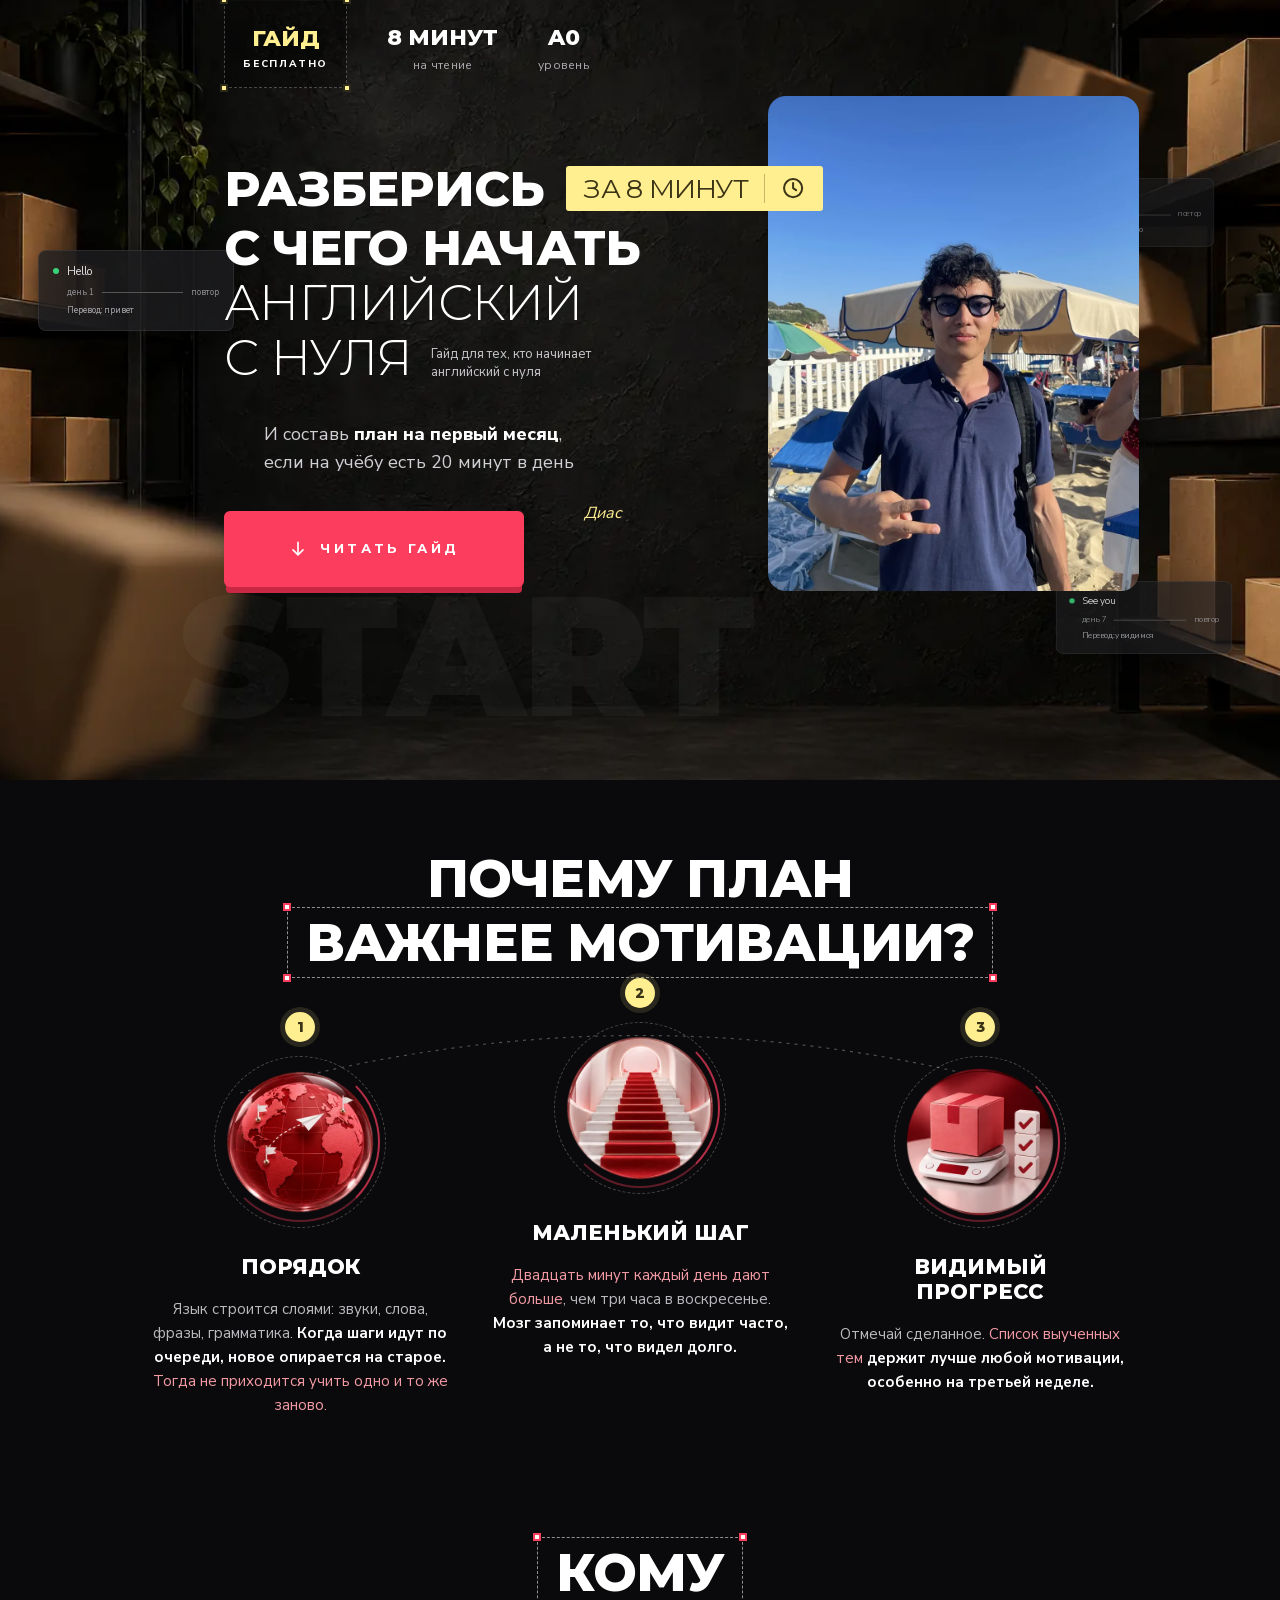
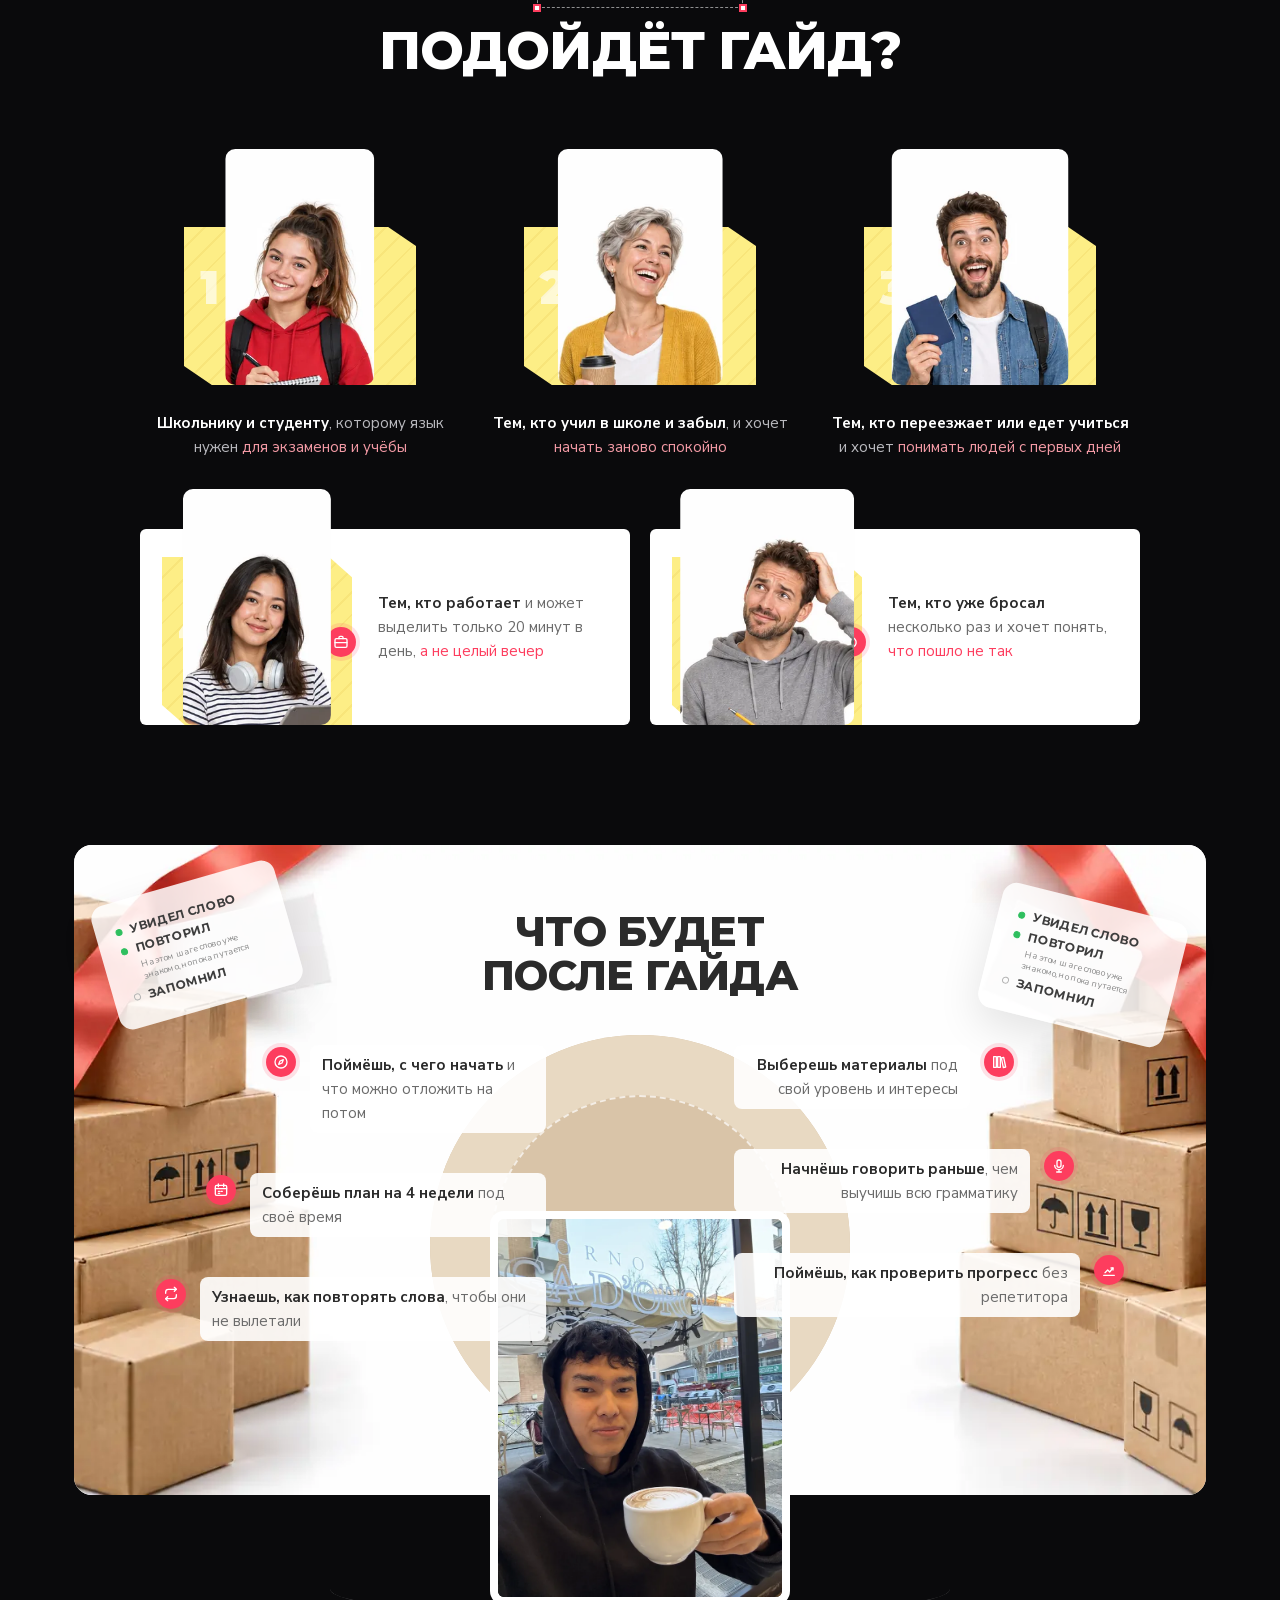
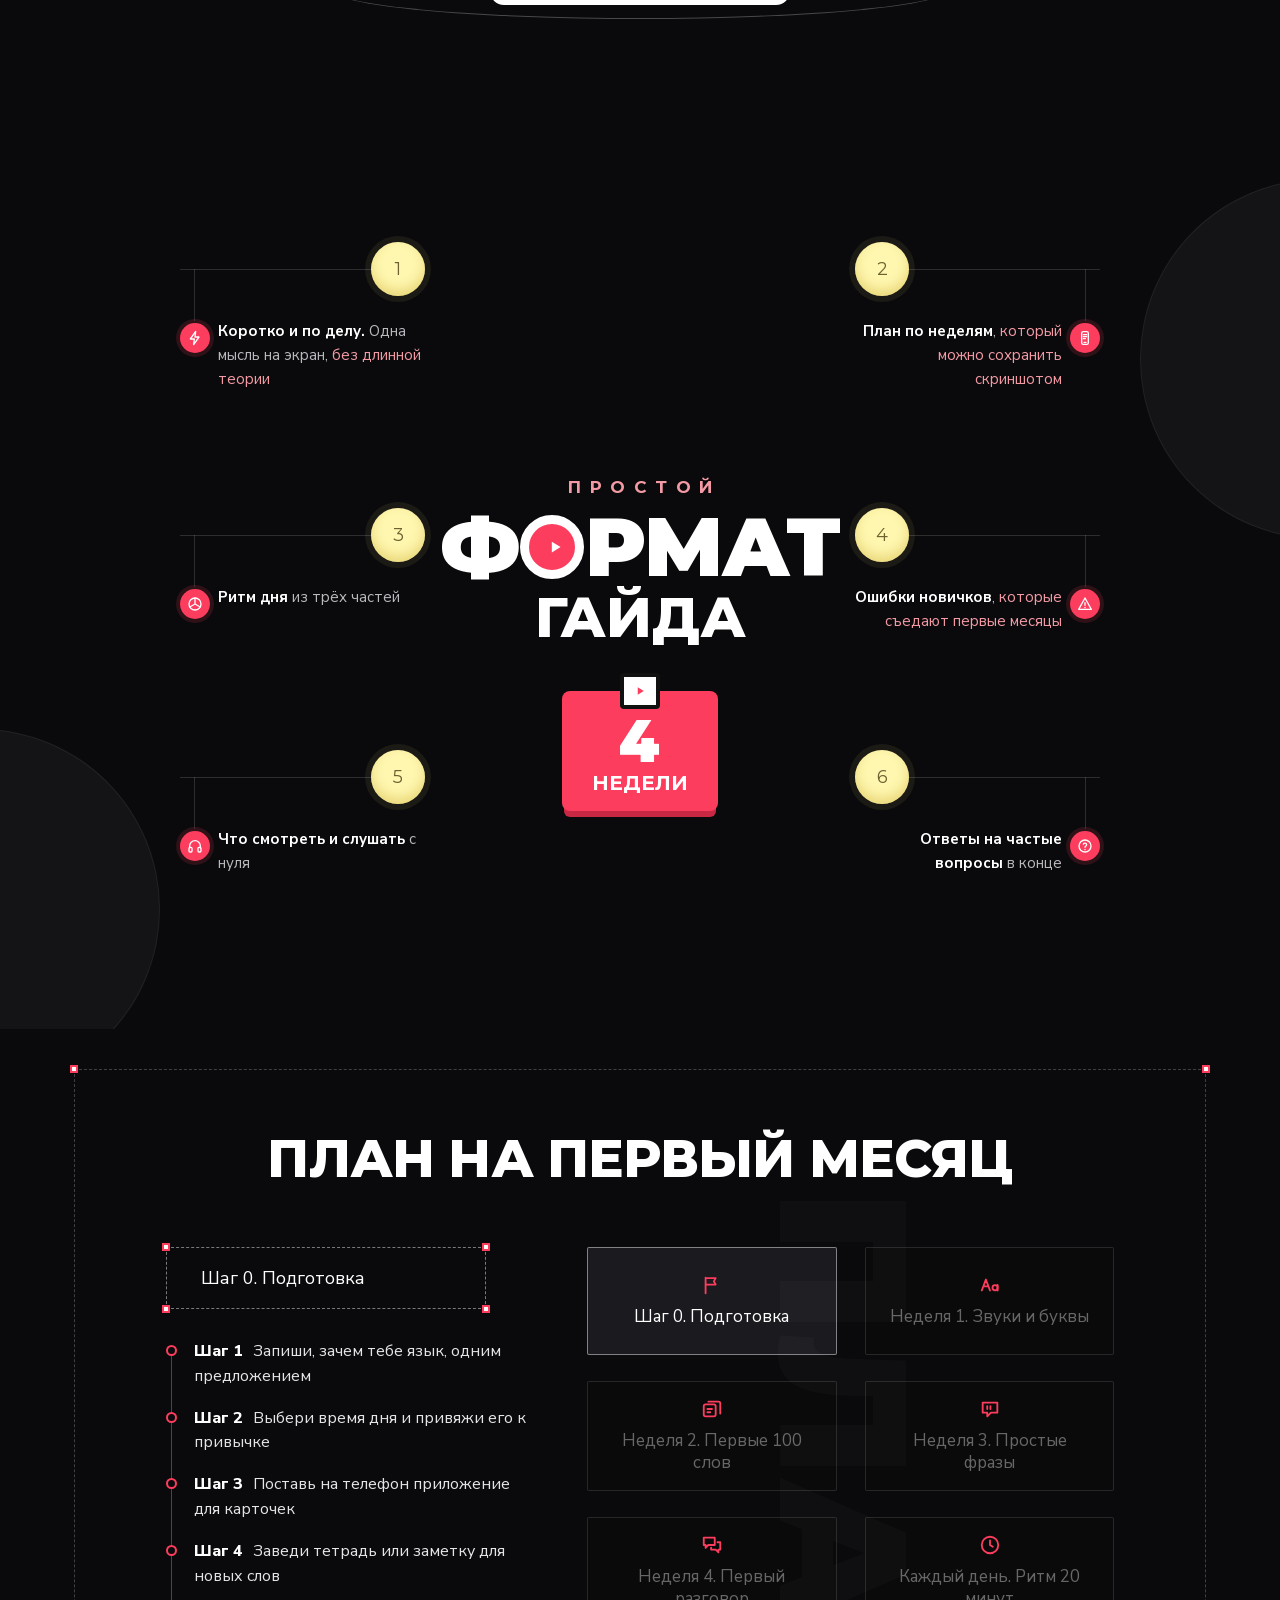
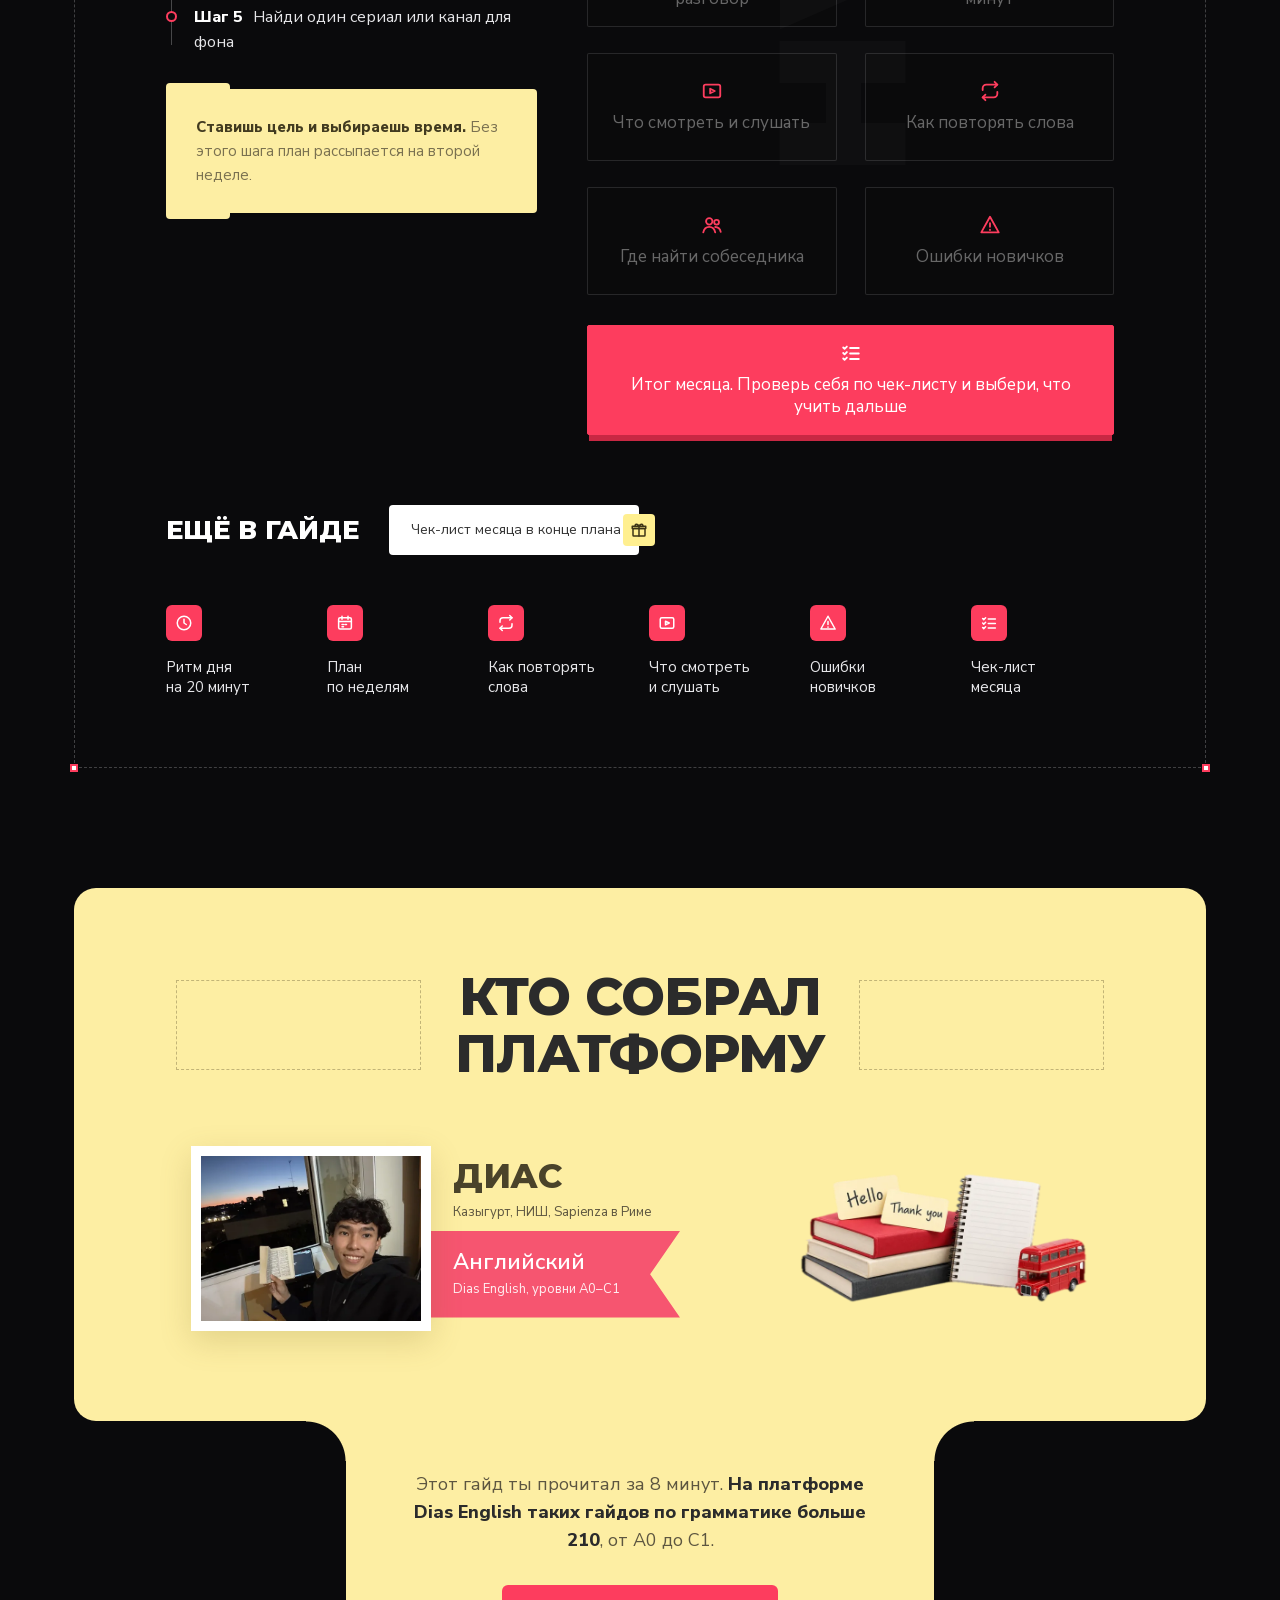
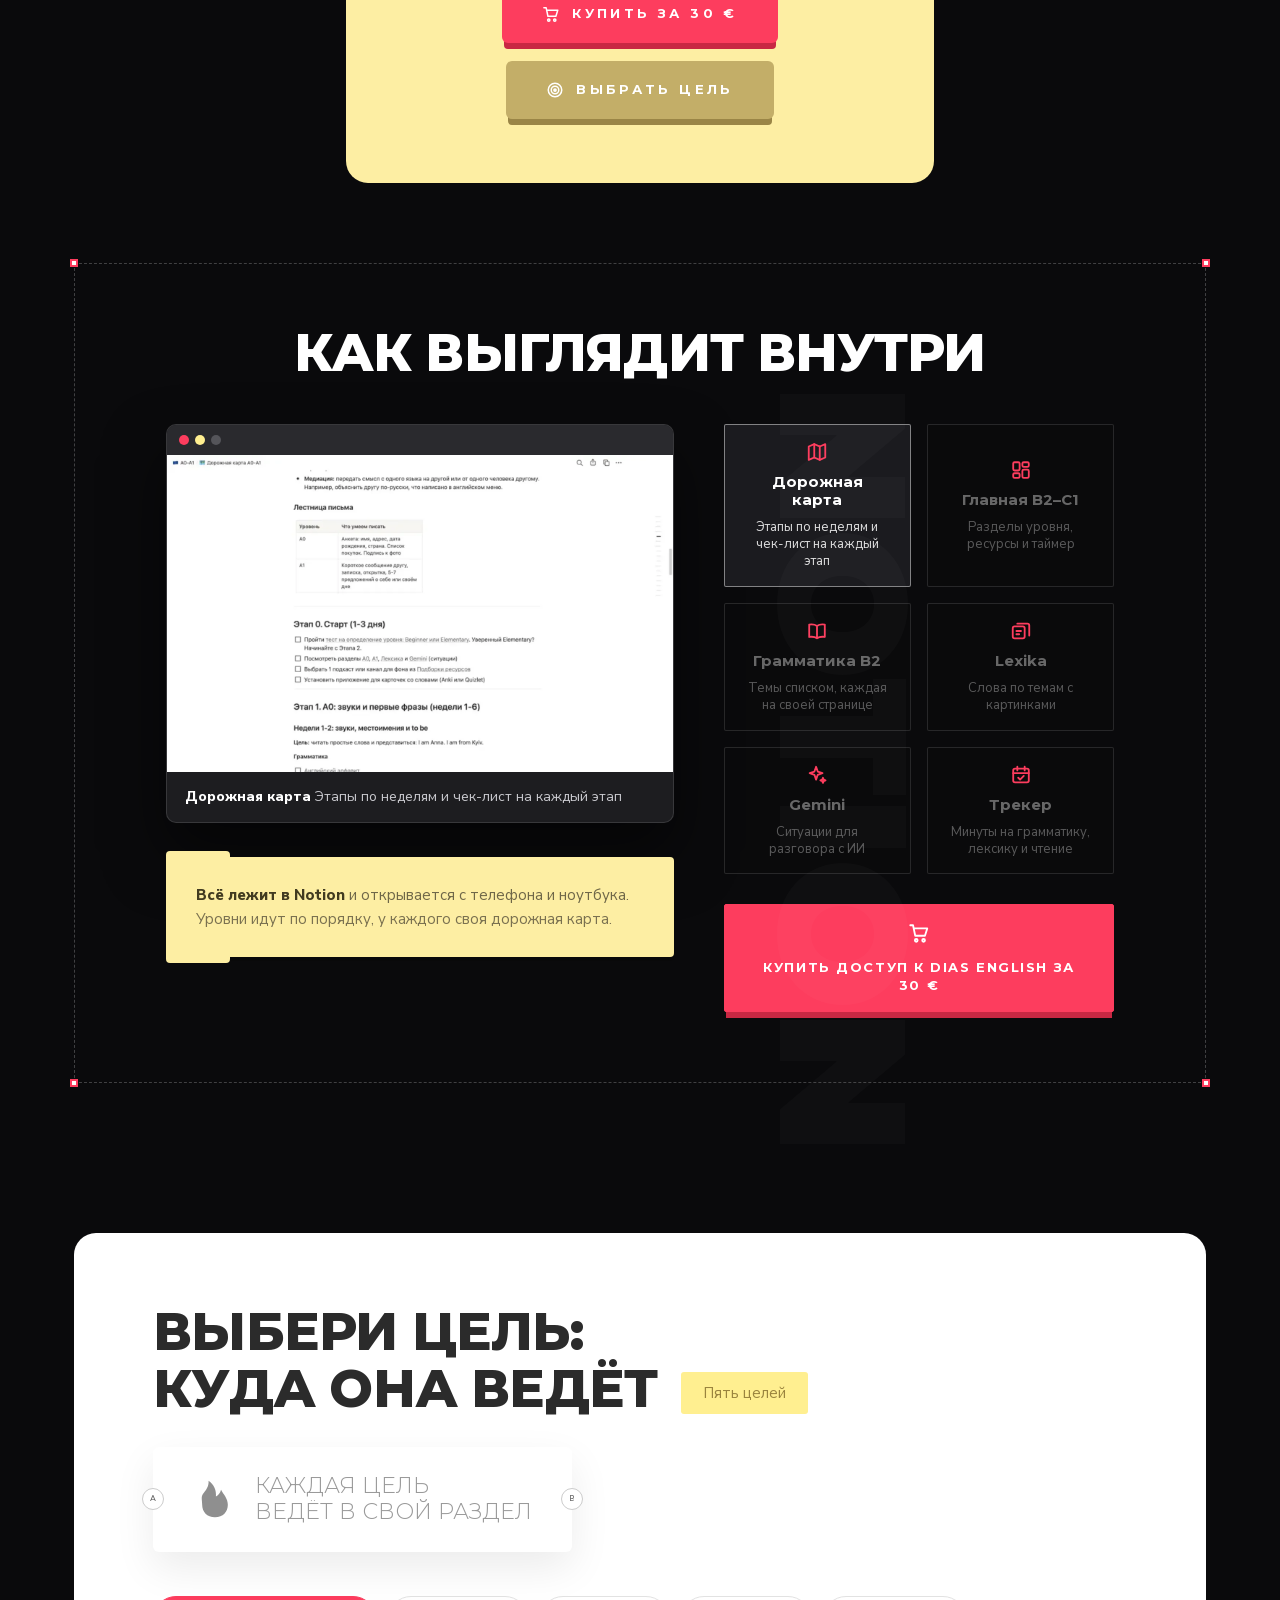
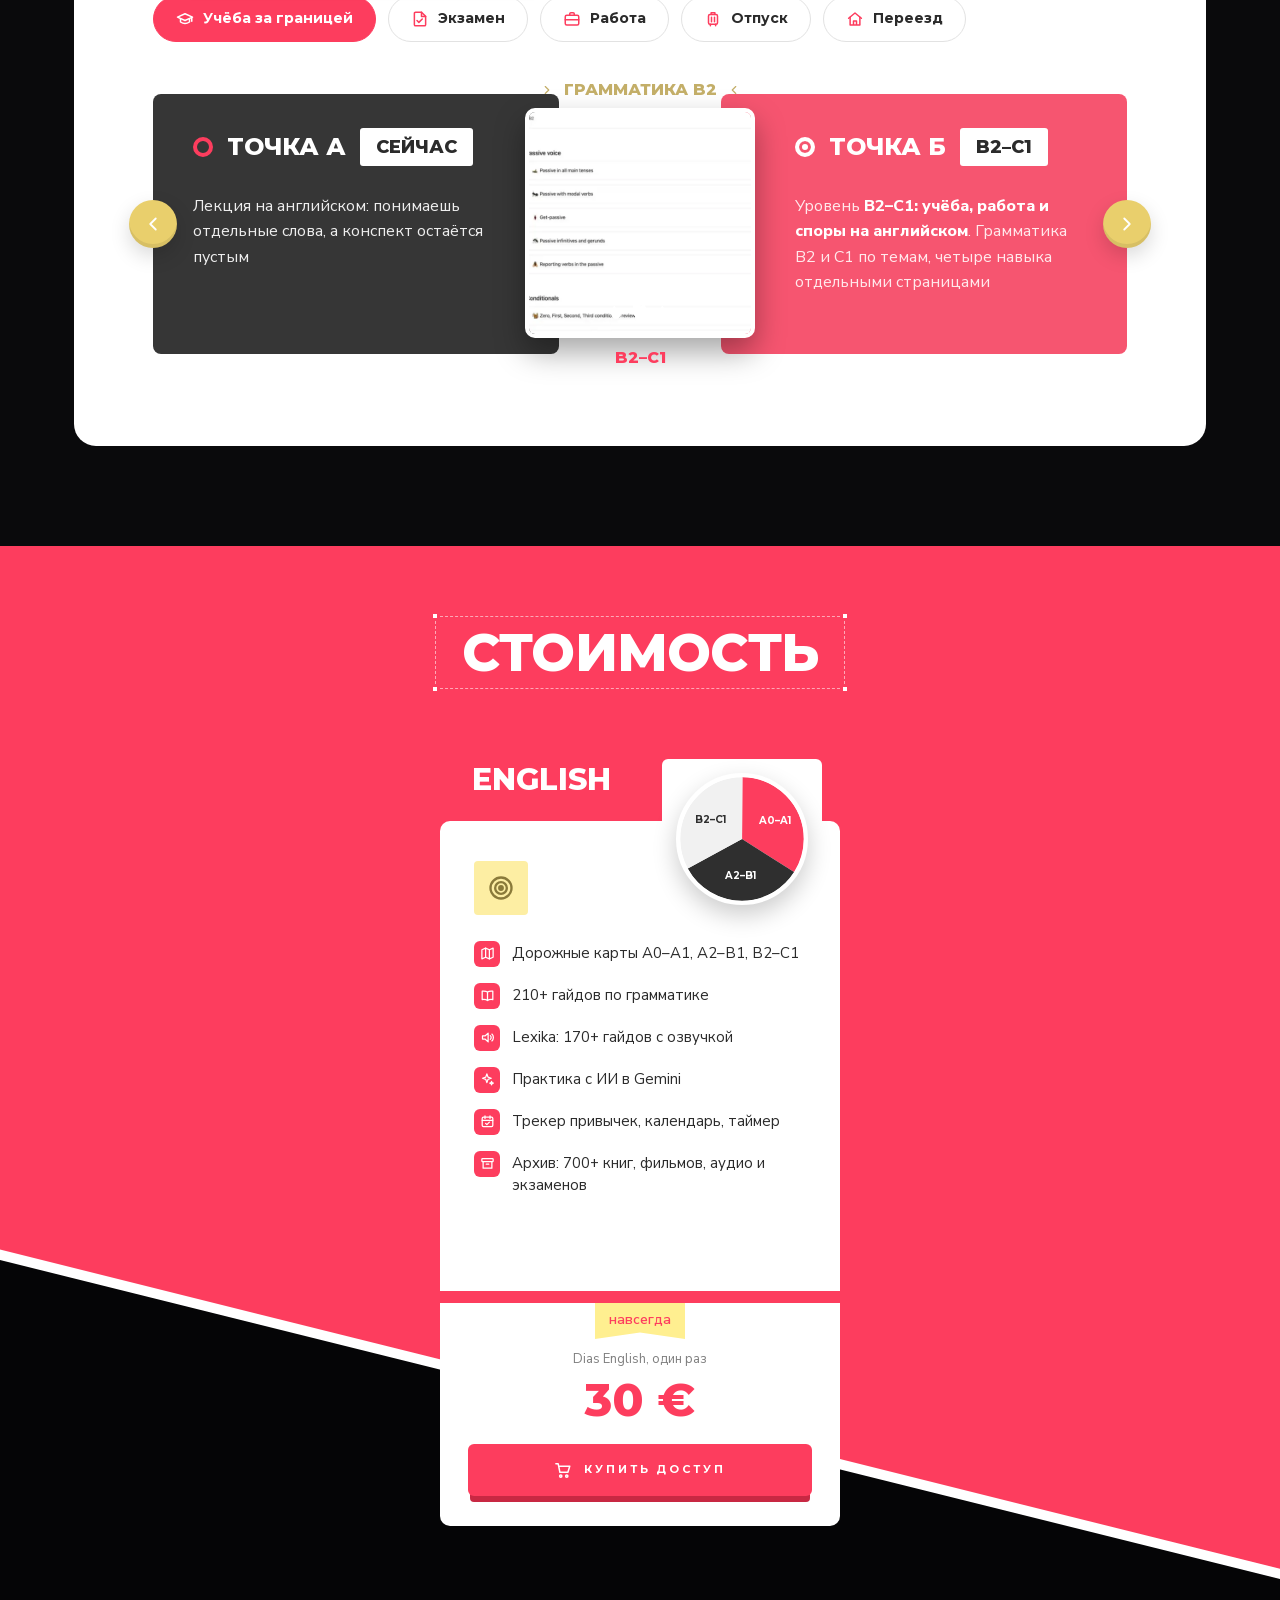
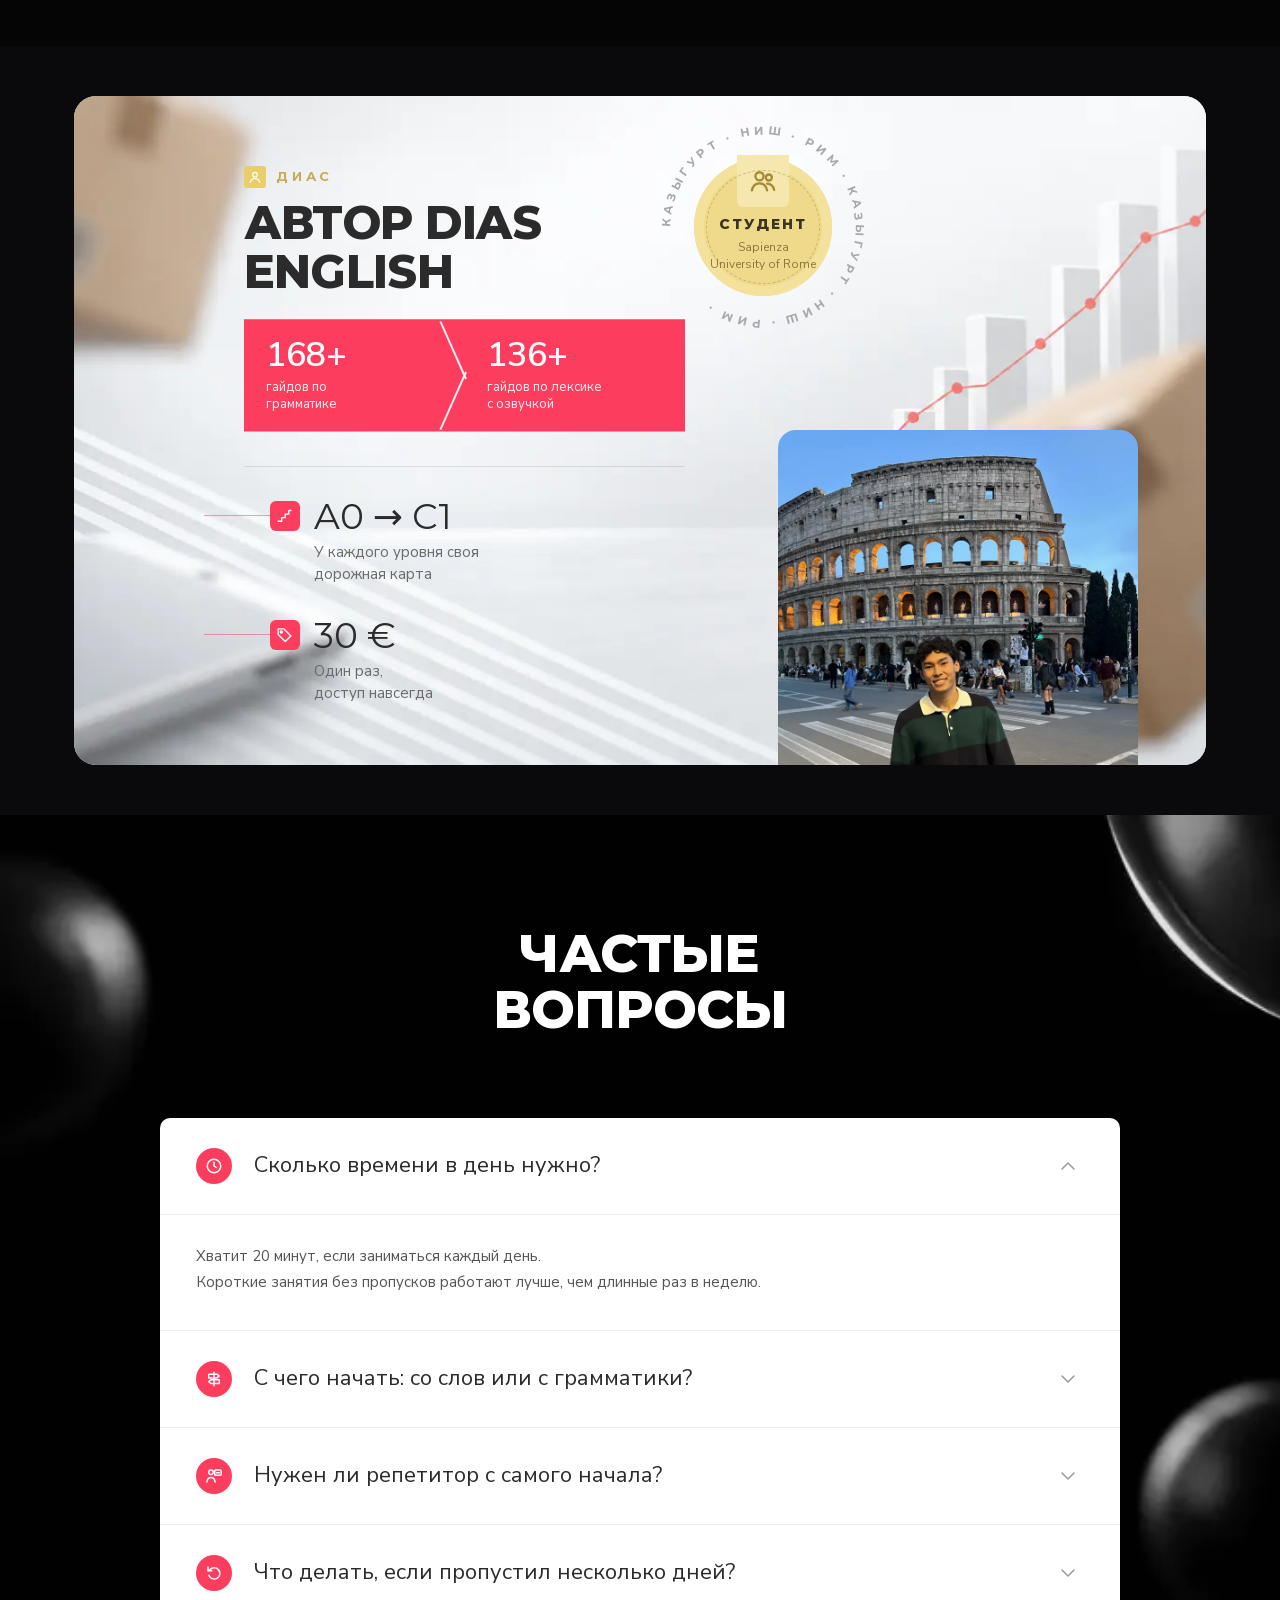
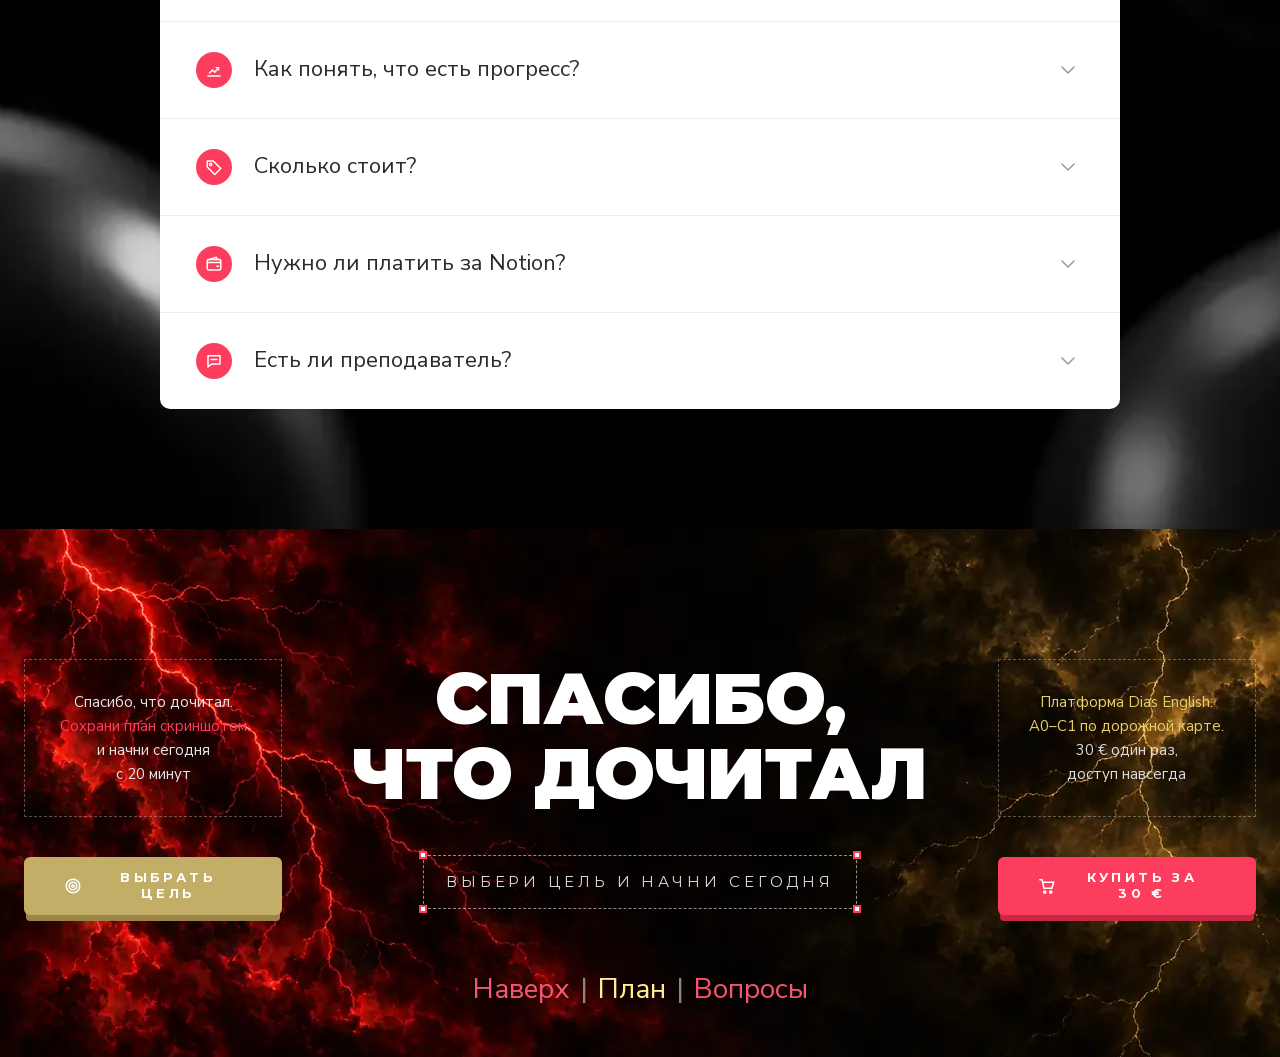
<file: en/lesson/index.html>
<!doctype html>
<html lang="ru">
<head>
<meta charset="utf-8">
<title>Переход</title>
<meta name="robots" content="noindex">
<meta http-equiv="refresh" content="0; url=../">
<link rel="canonical" href="../">
<script>location.replace('../' + location.search + location.hash);</script>
</head>
<body style="background:#0a0a0c;color:#fff;font-family:system-ui;padding:40px">
<a href="../" style="color:#ffef90">Открыть гайд</a>
</body>
</html>
</file>
<file: assets/fonts.css>
@font-face{font-family:'Montserrat';font-style:normal;font-weight:300;font-display:swap;src:url(fonts/Montserrat-300-cyrillic.woff2) format('woff2');unicode-range:U+0301, U+0400-045F, U+0490-0491, U+04B0-04B1, U+2116;}
@font-face{font-family:'Montserrat';font-style:normal;font-weight:300;font-display:swap;src:url(fonts/Montserrat-300-latin.woff2) format('woff2');unicode-range:U+0000-00FF, U+0131, U+0152-0153, U+02BB-02BC, U+02C6, U+02DA, U+02DC, U+0304, U+0308, U+0329, U+2000-206F, U+20AC, U+2122, U+2191, U+2193, U+2212, U+2215, U+FEFF, U+FFFD;}
@font-face{font-family:'Montserrat';font-style:normal;font-weight:400;font-display:swap;src:url(fonts/Montserrat-400-cyrillic.woff2) format('woff2');unicode-range:U+0301, U+0400-045F, U+0490-0491, U+04B0-04B1, U+2116;}
@font-face{font-family:'Montserrat';font-style:normal;font-weight:400;font-display:swap;src:url(fonts/Montserrat-400-latin.woff2) format('woff2');unicode-range:U+0000-00FF, U+0131, U+0152-0153, U+02BB-02BC, U+02C6, U+02DA, U+02DC, U+0304, U+0308, U+0329, U+2000-206F, U+20AC, U+2122, U+2191, U+2193, U+2212, U+2215, U+FEFF, U+FFFD;}
@font-face{font-family:'Montserrat';font-style:normal;font-weight:700;font-display:swap;src:url(fonts/Montserrat-700-cyrillic.woff2) format('woff2');unicode-range:U+0301, U+0400-045F, U+0490-0491, U+04B0-04B1, U+2116;}
@font-face{font-family:'Montserrat';font-style:normal;font-weight:700;font-display:swap;src:url(fonts/Montserrat-700-latin.woff2) format('woff2');unicode-range:U+0000-00FF, U+0131, U+0152-0153, U+02BB-02BC, U+02C6, U+02DA, U+02DC, U+0304, U+0308, U+0329, U+2000-206F, U+20AC, U+2122, U+2191, U+2193, U+2212, U+2215, U+FEFF, U+FFFD;}
@font-face{font-family:'Montserrat';font-style:normal;font-weight:800;font-display:swap;src:url(fonts/Montserrat-800-cyrillic.woff2) format('woff2');unicode-range:U+0301, U+0400-045F, U+0490-0491, U+04B0-04B1, U+2116;}
@font-face{font-family:'Montserrat';font-style:normal;font-weight:800;font-display:swap;src:url(fonts/Montserrat-800-latin.woff2) format('woff2');unicode-range:U+0000-00FF, U+0131, U+0152-0153, U+02BB-02BC, U+02C6, U+02DA, U+02DC, U+0304, U+0308, U+0329, U+2000-206F, U+20AC, U+2122, U+2191, U+2193, U+2212, U+2215, U+FEFF, U+FFFD;}
@font-face{font-family:'Montserrat';font-style:normal;font-weight:900;font-display:swap;src:url(fonts/Montserrat-900-cyrillic.woff2) format('woff2');unicode-range:U+0301, U+0400-045F, U+0490-0491, U+04B0-04B1, U+2116;}
@font-face{font-family:'Montserrat';font-style:normal;font-weight:900;font-display:swap;src:url(fonts/Montserrat-900-latin.woff2) format('woff2');unicode-range:U+0000-00FF, U+0131, U+0152-0153, U+02BB-02BC, U+02C6, U+02DA, U+02DC, U+0304, U+0308, U+0329, U+2000-206F, U+20AC, U+2122, U+2191, U+2193, U+2212, U+2215, U+FEFF, U+FFFD;}
@font-face{font-family:'Nunito Sans';font-style:normal;font-weight:400;font-display:swap;src:url(fonts/NunitoSans-400-cyrillic.woff2) format('woff2');unicode-range:U+0301, U+0400-045F, U+0490-0491, U+04B0-04B1, U+2116;}
@font-face{font-family:'Nunito Sans';font-style:normal;font-weight:400;font-display:swap;src:url(fonts/NunitoSans-400-latin.woff2) format('woff2');unicode-range:U+0000-00FF, U+0131, U+0152-0153, U+02BB-02BC, U+02C6, U+02DA, U+02DC, U+0304, U+0308, U+0329, U+2000-206F, U+20AC, U+2122, U+2191, U+2193, U+2212, U+2215, U+FEFF, U+FFFD;}
@font-face{font-family:'Nunito Sans';font-style:normal;font-weight:600;font-display:swap;src:url(fonts/NunitoSans-600-cyrillic.woff2) format('woff2');unicode-range:U+0301, U+0400-045F, U+0490-0491, U+04B0-04B1, U+2116;}
@font-face{font-family:'Nunito Sans';font-style:normal;font-weight:600;font-display:swap;src:url(fonts/NunitoSans-600-latin.woff2) format('woff2');unicode-range:U+0000-00FF, U+0131, U+0152-0153, U+02BB-02BC, U+02C6, U+02DA, U+02DC, U+0304, U+0308, U+0329, U+2000-206F, U+20AC, U+2122, U+2191, U+2193, U+2212, U+2215, U+FEFF, U+FFFD;}
@font-face{font-family:'Nunito Sans';font-style:normal;font-weight:700;font-display:swap;src:url(fonts/NunitoSans-700-cyrillic.woff2) format('woff2');unicode-range:U+0301, U+0400-045F, U+0490-0491, U+04B0-04B1, U+2116;}
@font-face{font-family:'Nunito Sans';font-style:normal;font-weight:700;font-display:swap;src:url(fonts/NunitoSans-700-latin.woff2) format('woff2');unicode-range:U+0000-00FF, U+0131, U+0152-0153, U+02BB-02BC, U+02C6, U+02DA, U+02DC, U+0304, U+0308, U+0329, U+2000-206F, U+20AC, U+2122, U+2191, U+2193, U+2212, U+2215, U+FEFF, U+FFFD;}
@font-face{font-family:'Nunito Sans';font-style:normal;font-weight:800;font-display:swap;src:url(fonts/NunitoSans-800-cyrillic.woff2) format('woff2');unicode-range:U+0301, U+0400-045F, U+0490-0491, U+04B0-04B1, U+2116;}
@font-face{font-family:'Nunito Sans';font-style:normal;font-weight:800;font-display:swap;src:url(fonts/NunitoSans-800-latin.woff2) format('woff2');unicode-range:U+0000-00FF, U+0131, U+0152-0153, U+02BB-02BC, U+02C6, U+02DA, U+02DC, U+0304, U+0308, U+0329, U+2000-206F, U+20AC, U+2122, U+2191, U+2193, U+2212, U+2215, U+FEFF, U+FFFD;}
</file>
<file: assets/style.css>
/* Сайт №03. Цвета и шрифты меняются здесь, в :root */
:root {
  --red: #fd3d5e;
  --red-2: #f65570;
  --red-deep: #e8304f;
  --yellow: #ffef90;
  --yellow-soft: #fdeea3;
  --yellow-cube: #fdee86;
  --gold: #c3ae68;
  --gold-2: #e0c165;
  --gold-text: #9a843e;
  --bg: #0a0a0c;
  --bg-2: #111114;
  --card-dark: #363636;
  --ink: #2b2b2b;
  --ink-2: #6b6b6b;
  --muted: #b9b9be;
  --pink: #f39aa5;
  --white: #fff;
  --line: rgba(255, 255, 255, .14);
  --f-head: 'Montserrat', 'Arial Black', system-ui, sans-serif;
  --f-body: 'Nunito Sans', system-ui, -apple-system, 'Segoe UI', sans-serif;
  --radius: 18px;
  --wrap: 1180px;
  --ease: cubic-bezier(.22, .61, .36, 1);
}

*, *::before, *::after { box-sizing: border-box; }
html { -webkit-text-size-adjust: 100%; scroll-padding-top: 16px; }
body {
  margin: 0; background: var(--bg); color: var(--white);
  font: 400 16px/1.55 var(--f-body);
  -webkit-font-smoothing: antialiased; overflow-x: hidden;
}
img { max-width: 100%; height: auto; display: block; }
a { color: inherit; text-decoration: none; }
a:hover, a:focus { text-decoration: none; }
button { font: inherit; color: inherit; cursor: pointer; }
p, h1, h2, h3, ul { margin: 0; }
ul { padding: 0; list-style: none; }
b { font-weight: 800; }
em.hl { font-style: normal; color: var(--pink); }
p, li { hyphens: auto; -webkit-hyphens: auto; overflow-wrap: break-word; }
:focus-visible { outline: 2px solid var(--yellow); outline-offset: 3px; border-radius: 6px; }

[hidden] { display: none !important; }
.wrap { width: 100%; max-width: var(--wrap); margin: 0 auto; padding: 0 24px; position: relative; }
.dark { background: var(--bg); }
.center { text-align: center; }
.ic { width: 1em; height: 1em; fill: none; stroke: currentColor; stroke-width: 2; stroke-linecap: round; stroke-linejoin: round; flex: none; }

/* Заголовки */
.h2 {
  font: 800 clamp(30px, 4.1vw, 54px)/1.08 var(--f-head);
  text-transform: uppercase; letter-spacing: -.015em; color: var(--white);
}
.h2.ink { color: var(--ink); }

/* Пунктирная рамка с маркерами по углам (как выделение в Figma) */
.framed { position: relative; display: inline-block; padding: .12em .34em; border: 1px dashed rgba(255, 255, 255, .55); }
.ink .framed, .framed.ink { border-color: rgba(0, 0, 0, .35); }
.h { position: absolute; width: 8px; height: 8px; background: #fff; border: 2px solid var(--red); }
.hA { left: -5px; top: -5px; } .hB { right: -5px; top: -5px; } .hC { left: -5px; bottom: -5px; } .hD { right: -5px; bottom: -5px; }

/* Кнопки */
.btn {
  display: inline-flex; align-items: center; justify-content: center; text-align: center;
  min-height: 58px; padding: 0 40px; border-radius: 6px;
  font: 700 13px/1.2 var(--f-head); letter-spacing: .26em; text-transform: uppercase;
  transition: transform .25s var(--ease), box-shadow .25s var(--ease), background-color .25s var(--ease), filter .25s var(--ease);
}
.btn span { display: block; }
.btn-red { background: var(--red); color: #fff; box-shadow: 0 8px 0 -2px #c82843; }
.btn-red:hover { transform: translateY(-2px); background: #ff5270; box-shadow: 0 10px 0 -2px #c82843; }
.btn-gold { background: var(--gold); color: #fff; box-shadow: 0 8px 0 -2px #9a8546; }
.btn-gold:hover { transform: translateY(-2px); background: #d2bd77; box-shadow: 0 10px 0 -2px #9a8546; }
.btn:active { transform: translateY(5px); box-shadow: 0 2px 0 -1px rgba(0, 0, 0, .25); transition-duration: .08s; }
.btn { gap: 12px; }
.btn-ic { font-size: 18px; transition: transform .25s var(--ease); }
.btn:hover .btn-ic { transform: translateX(3px); }
.btn-big .btn-ic { font-size: 20px; }
.btn-big { min-height: 76px; min-width: 300px; }
.btn-sm { min-height: 52px; padding: 0 22px; font-size: 11px; }
.btn-wide { width: 100%; }
.btn-row { display: flex; flex-wrap: wrap; gap: 18px 22px; justify-content: center; }

/* Появление */
/* Появление при прокрутке: см. блок «4а. Живой сайт» в конце файла */

/* ============ 1. Первый экран ============ */
.hero { position: relative; min-height: 780px; overflow: hidden; background: #0b0b0d; isolation: isolate; }
.hero-bg { position: absolute; inset: 0; z-index: -2; }
.hero-bg img { width: 100%; height: 100%; object-fit: cover; object-position: center; filter: brightness(.82); }
.hero-word { position: absolute; left: 14%; bottom: 40px; z-index: -1; font: 900 170px/1 var(--f-head); text-transform: uppercase; color: rgba(255, 255, 255, .04); letter-spacing: -.02em; white-space: nowrap; }
.hero-in { padding-top: 0; z-index: 2; }
.chips { display: flex; gap: 40px; align-items: center; margin-left: 150px; }
.chip { display: flex; flex-direction: column; align-items: center; padding: 26px 0 14px; text-align: center; }
.chip b { font: 800 22px/1.1 var(--f-head); text-transform: uppercase; color: #fff; }
.chip small { font-size: 12px; color: #a9a9ae; margin-top: 6px; letter-spacing: .02em; }
.chip.framed { padding: 26px 18px 14px; border-color: rgba(255, 255, 255, .25); border-top: 0; background: rgba(0, 0, 0, .35); }
.chip.framed b { color: var(--yellow); }
.chip.framed small { color: #fff; letter-spacing: .18em; text-transform: uppercase; font-size: 10px; font-weight: 800; }
.chip.framed .h { background: var(--yellow); border-color: #2d2a1a; }
.hero-title { margin: 72px 0 0 150px; font: 300 clamp(34px, 3.85vw, 56px)/1.12 var(--f-head); text-transform: uppercase; letter-spacing: -.015em; }
.hero-line { display: block; position: relative; }
.hero-title b { font-weight: 800; }
.hero-first { display: flex; align-items: center; gap: 22px; margin-bottom: 4px; }
.badge {
  display: inline-flex; align-items: center; gap: 16px; padding: 8px 18px; border-radius: 3px;
  background: var(--yellow); color: #3c3416; font: 400 clamp(22px, 2.1vw, 31px)/1.1 var(--f-head); text-transform: uppercase;
}
.badge .ic { font-size: .9em; }
.badge-sep { width: 1px; align-self: stretch; background: rgba(60, 52, 22, .3); }
.hero-note { position: absolute; left: calc(100% + 18px); bottom: .35em; width: 230px; font: 400 13px/1.4 var(--f-body); text-transform: none; letter-spacing: 0; color: #c7c7cc; }
.hero-line:last-child { display: inline-block; }
.hero-sub { margin: 34px 0 0 190px; font-size: 18px; line-height: 1.6; color: #cfcfd4; max-width: 470px; }
.hero-sub b { color: #fff; }
.hero-cta { display: flex; align-items: flex-start; gap: 60px; margin: 34px 0 0 150px; }
.sign { margin-top: -10px; font: italic 400 16px/1.5 var(--f-body); color: var(--yellow); }
.sign br + * { margin-left: 20px; }
/* Фото людей целиком, в рамке (людей не вырезаем) */
.hero-person { position: absolute; top: 96px; left: 60%; width: min(420px, 29vw); z-index: 1; }
.hero-person img { width: 100%; height: auto; border-radius: 18px; }
.fcard {
  position: absolute; z-index: 1; width: 196px; padding: 12px 14px; border-radius: 8px;
  background: rgba(30, 30, 32, .78); border: 1px solid rgba(255, 255, 255, .08);
  font-size: 11px; color: #e7e7ea; box-shadow: 0 14px 30px rgba(0, 0, 0, .45);
}
.fcard p { display: flex; align-items: center; gap: 8px; }
.fcard .dot { width: 6px; height: 6px; border-radius: 50%; background: #39d27a; }
.fc-sub { margin: 6px 0 4px 14px; color: #8e8e93; font-size: 9px; }
.fc-line { flex: 1; height: 1px; background: #555; }
.fc-tr { margin-left: 14px; color: #a7a7ad; font-size: 9px; }
.fcard-1 { left: 3%; top: 32%; }
.fcard-2 { right: 18%; top: 50%; }
.fcard-3 { right: 4%; top: 22%; transform: scale(.85); opacity: .7; }
.fcard-4 { right: 3%; top: 74%; transform: scale(.9); opacity: .85; }

/* ============ 2. Почему ============ */
.why { padding: 70px 0 60px; position: relative; }
.why-arc { width: min(820px, 80%); margin: 40px auto 0; height: 80px; }
.why-arc svg { width: 100%; height: 100%; }
.why-arc path { fill: none; stroke: rgba(255, 255, 255, .28); stroke-width: 1.2; stroke-dasharray: 3 5; vector-effect: non-scaling-stroke; }
.why-list { display: grid; grid-template-columns: repeat(3, 1fr); gap: 40px; max-width: 980px; margin: -86px auto 0; }
.why-item { text-align: center; position: relative; padding-top: 30px; }
.why-item:nth-child(2) { margin-top: -34px; }
.why-dot { position: absolute; top: 0; left: 50%; transform: translateX(-50%); width: 20px; height: 20px; border-radius: 50%; background: var(--yellow); color: #3c3416; display: grid; place-items: center; font-size: 12px; box-shadow: 0 0 0 5px rgba(255, 239, 144, .12); }
.why-circle { width: 172px; height: 172px; margin: 14px auto 26px; border-radius: 50%; padding: 12px; position: relative; transition: transform .4s var(--ease); }
.why-circle::before { content: ''; position: absolute; inset: 0; border-radius: 50%; border: 1px dashed rgba(255, 255, 255, .25); }
.why-circle::after { content: ''; position: absolute; inset: 6px; border-radius: 50%; border: 2px solid transparent; border-right-color: rgba(253, 61, 94, .7); border-bottom-color: rgba(253, 61, 94, .35); }
.why-circle img { width: 100%; height: 100%; object-fit: contain; }
.why-item:hover .why-circle { transform: translateY(-6px) rotate(-4deg); }
.why-item h3 { font: 800 21px/1.2 var(--f-head); text-transform: uppercase; margin-bottom: 18px; }
.why-item p { font-size: 15px; line-height: 1.6; color: var(--muted); max-width: 300px; margin: 0 auto; }
.why-item p b { color: #fff; font-weight: 700; }

/* ============ 3. Кому подойдёт ============ */
.who { padding: 60px 0 90px; }
.who .h2 .framed { margin-bottom: 14px; }
.who-top { display: grid; grid-template-columns: repeat(3, 1fr); gap: 40px; max-width: 980px; margin: 70px auto 0; }
.who-item { text-align: center; }
.who-item p { font-size: 15px; line-height: 1.6; color: var(--muted); margin-top: 26px; }
.who-item p b, .who-card p b { color: #fff; font-weight: 700; }
.cube { position: relative; width: 232px; height: 236px; margin: 0 auto; }
.cube::before {
  content: ''; position: absolute; left: 0; right: 0; bottom: 0; height: 158px;
  background: repeating-linear-gradient(135deg, var(--yellow-cube) 0 14px, #f8e57a 14px 16px);
  clip-path: polygon(0 0, 88% 0, 100% 12%, 100% 100%, 12% 100%, 0 88%);
  transition: transform .4s var(--ease);
}
.cube-n { position: absolute; left: 16px; bottom: 74px; z-index: 1; font: 900 46px/1 var(--f-head); color: rgba(255, 255, 255, .65); }
.cube-img { position: absolute; left: 50%; bottom: 0; transform: translateX(-50%); height: 236px; width: auto; z-index: 2; border-radius: 10px; transition: transform .4s var(--ease); }
.who-item:hover .cube-img, .who-card:hover .cube-img { transform: translateX(-50%) translateY(-6px); }
.who-bottom { display: grid; grid-template-columns: 1fr 1fr; gap: 20px; max-width: 1000px; margin: 70px auto 0; }
.who-card {
  display: flex; align-items: center; gap: 26px; position: relative; background: #fff; color: var(--ink-2);
  border-radius: 6px; padding: 0 30px 0 22px; min-height: 196px;
  transition: transform .3s var(--ease), box-shadow .3s var(--ease);
}
.who-card:hover { transform: translateY(-4px); box-shadow: 0 20px 40px rgba(0, 0, 0, .35); }
.who-card .cube { width: 190px; height: 236px; flex: none; margin-top: -40px; }
.who-card .cube::before { height: 168px; }
.who-card .cube-img { height: 236px; }
.who-card p { font-size: 15px; line-height: 1.6; }
.who-card p b { color: var(--ink); }
.who-card em.hl { color: var(--red); }
.ck { width: 24px; height: 24px; border-radius: 50%; background: var(--red); color: #fff; display: grid; place-items: center; font-size: 13px; flex: none; box-shadow: 0 0 0 4px rgba(253, 61, 94, .15); }
.who-card .ck { position: absolute; left: 186px; top: 50%; }

/* ============ 4. Результат ============ */
.result { background: var(--bg); padding: 30px 0 120px; }
.res-panel { position: relative; border-radius: var(--radius); background: #fff; min-height: 650px; padding: 64px 40px 0; isolation: isolate; }
.res-bg { position: absolute; inset: 0; width: 100%; height: 100%; object-fit: cover; border-radius: var(--radius); z-index: -1; }
.res-panel .h2 { position: relative; z-index: 2; font-size: clamp(28px, 3.2vw, 44px); }
.res-list { position: absolute; top: 200px; width: 280px; display: grid; gap: 40px; z-index: 3; }
.res-left { left: 17%; }
.res-right { right: 17%; text-align: right; }
.res-item { display: flex; gap: 14px; align-items: flex-start; font-size: 15px; line-height: 1.6; color: var(--ink-2); }
.res-item b { color: var(--ink); font-weight: 700; }
.res-right .res-item { flex-direction: row-reverse; }
.res-l2 { margin-left: -60px; } .res-l3 { margin-left: -110px; }
.res-r2 { margin-right: -60px; } .res-r3 { margin-right: -110px; }
.res-item .ck { margin-top: 2px; }
.res-person { position: absolute; left: 50%; bottom: -110px; transform: translateX(-50%); width: 300px; z-index: 2; }
.res-person img { width: 100%; height: auto; position: relative; z-index: 1; border: 8px solid #fff; border-radius: 14px; }
.res-halo { position: absolute; left: 50%; bottom: 150px; transform: translateX(-50%); width: 420px; height: 420px; border-radius: 50%; background: #d9c4a8; box-shadow: inset 0 0 0 60px #e8d9c2; }
.res-halo::after { content: ''; position: absolute; inset: 60px; border-radius: 50%; border: 2px dashed rgba(255, 255, 255, .7); }
.res-arc { width: 620px; max-width: 80%; height: 60px; margin: 64px auto 0; border-bottom: 1px solid rgba(255, 255, 255, .25); border-radius: 0 0 50% 50%; }
.status { position: absolute; width: 190px; padding: 18px 20px; border-radius: 14px; background: rgba(255, 255, 255, .85); box-shadow: 0 16px 40px rgba(0, 0, 0, .1); font: 600 12px/1.35 var(--f-head); text-transform: uppercase; color: #3d3d3d; z-index: 1; }
.status p { display: flex; align-items: center; gap: 8px; margin: 4px 0; }
.status .st-sm { text-transform: none; font: 400 9px/1.3 var(--f-body); color: #888; padding-left: 16px; }
.sd { width: 7px; height: 7px; border-radius: 50%; border: 1px solid #b5b5b5; flex: none; }
.sd.on { background: #2fbf5f; border-color: #2fbf5f; }
.status-1 { left: 2.5%; top: 36px; transform: rotate(-16deg); }
.status-2 { right: 2.5%; top: 56px; transform: rotate(14deg); }

/* ============ 5. Формат ============ */
.format { padding: 130px 0 120px; position: relative; overflow: hidden; }
.fmt-grid { display: grid; grid-template-columns: 1fr; position: relative; min-height: 640px; }
.fmt-center { position: absolute; left: 50%; top: 210px; transform: translateX(-50%); text-align: center; width: 420px; }
.kicker { font: 700 17px/1 var(--f-head); letter-spacing: .5em; text-transform: uppercase; color: var(--pink); margin-bottom: 10px; padding-left: .5em; }
.fmt-title { display: flex; flex-direction: column; align-items: center; text-transform: uppercase; line-height: .95; }
.fmt-big { font: 900 82px/1 var(--f-head); letter-spacing: -.02em; display: inline-flex; align-items: center; }
.play-o { display: inline-grid; place-items: center; width: .78em; height: .78em; border-radius: 50%; background: var(--red); border: .12em solid #fff; color: #fff; font-size: 1em; margin: 0 .01em; }
.play-o .ic { width: .32em; height: .32em; margin-left: .06em; }
.fmt-small { font: 800 56px/1.05 var(--f-head); }
.fmt-badge { position: relative; display: inline-flex; flex-direction: column; align-items: center; margin-top: 44px; padding: 20px 26px 16px; background: var(--red); border-radius: 8px; min-width: 156px; box-shadow: 0 8px 0 -2px #c82843; transition: transform .3s var(--ease); }
.fmt-badge:hover { transform: translateY(-4px) scale(1.03); }
.fmt-badge b { font: 900 60px/1 var(--f-head); }
.fmt-badge > span { font: 600 20px/1.2 var(--f-head); text-transform: uppercase; }
.fmt-play { position: absolute; top: -18px; left: 50%; transform: translateX(-50%); width: 40px; height: 36px; border-radius: 4px; background: #fff; color: var(--red); display: grid; place-items: center; border: 4px solid #111; font-size: 18px; }
.fmt-items { display: grid; grid-template-columns: 1fr 1fr; column-gap: 430px; row-gap: 110px; width: 100%; max-width: 920px; margin: 0 auto; }
.fmt-item { position: relative; padding: 50px 0 0 38px; font-size: 15px; line-height: 1.6; color: var(--muted); }
.fmt-line { position: absolute; left: 0; right: 0; top: 0; height: 1px; background: var(--line); transform-origin: left; transition: transform .8s var(--ease) calc(var(--d, 0s) + .15s); }
.fmt-item:nth-child(even) .fmt-line { transform-origin: right; }
.fmt-item b { color: #fff; font-weight: 700; }
.fmt-item:nth-child(even) { text-align: right; padding: 50px 38px 0 0; }
.fmt-item .num { position: absolute; top: -27px; right: 0; width: 54px; height: 54px; border-radius: 50%; display: grid; place-items: center; background: #fff7b0; color: #6d6230; font: 500 18px/1 var(--f-head); box-shadow: inset 0 -6px 12px rgba(220, 196, 90, .6), 0 0 0 6px rgba(255, 239, 144, .07); transition: transform .3s var(--ease); }
.fmt-item:nth-child(even) .num { right: auto; left: 0; }
.fmt-item:hover .num { transform: scale(1.1); }
.fmt-item .ck { position: absolute; left: 0; top: 54px; }
.fmt-item:nth-child(even) .ck { left: auto; right: 0; }
.fmt-item::before { content: ''; position: absolute; left: 11px; top: 0; height: 52px; width: 1px; background: var(--line); }
.fmt-item:nth-child(even)::before { left: auto; right: 11px; }
.format::before, .format::after { content: ''; position: absolute; width: 360px; height: 360px; border-radius: 50%; background: #141417; border: 1px solid rgba(255, 255, 255, .06); }
.format::before { left: -200px; bottom: -60px; }
.format::after { right: -220px; top: 40px; }

/* ============ 6. План и галерея ============ */
.program { padding: 40px 0 70px; position: relative; overflow: hidden; }
.frame { position: relative; border: 1px dashed rgba(255, 255, 255, .22); padding: 60px 8% 70px; }
.bg-word { position: absolute; right: 24%; top: 120px; transform-origin: right top; transform: rotate(90deg) translateX(100%); font: 900 180px/1 var(--f-head); text-transform: uppercase; color: rgba(255, 255, 255, .025); white-space: nowrap; pointer-events: none; }
.prog-grid { display: grid; grid-template-columns: 1fr 1.42fr; gap: 50px; margin-top: 60px; align-items: start; }
.prog-name { display: block; padding: 18px 34px; font-size: 18px; line-height: 1.35; max-width: 320px; border-color: rgba(255, 255, 255, .45); margin-bottom: 30px; }
.lessons { display: grid; gap: 17px; font-size: 16px; color: #e5e5e8; }
.lessons b { font-weight: 800; color: #fff; margin-right: 6px; }
.lessons li:nth-child(n+8) { color: var(--pink); }
.note-card { position: relative; margin-top: 34px; background: var(--yellow-soft); color: #6f6748; padding: 26px 30px; border-radius: 4px; font-size: 15px; line-height: 1.6; box-shadow: 0 4px 0 rgba(0, 0, 0, .15); }
.note-card::before { content: ''; position: absolute; left: 0; top: -6px; width: 64px; height: 12px; background: var(--yellow-soft); border-radius: 4px 4px 0 0; }
.note-card::after { content: ''; position: absolute; left: 0; bottom: -6px; width: 64px; height: 12px; background: var(--yellow-soft); border-radius: 0 0 4px 4px; }
.note-card b { color: #423b20; }
.note-card em.hl { color: #7a7150; }
.prog-left.swap > *, .browser.swap { animation: swapIn .45s var(--ease); }
@keyframes swapIn { from { opacity: 0; transform: translateY(10px); } to { opacity: 1; transform: none; } }
.tiles { display: grid; grid-template-columns: 1fr 1fr; gap: 26px 28px; }
.tile {
  display: flex; align-items: center; justify-content: center; text-align: center; min-height: 108px; padding: 16px 22px;
  background: rgba(10, 10, 12, .9); border: 1px solid rgba(255, 255, 255, .12); border-radius: 2px;
  color: rgba(255, 255, 255, .38); font-size: 17px; line-height: 1.3;
  transition: color .25s var(--ease), border-color .25s var(--ease), background-color .25s var(--ease), transform .25s var(--ease);
}
.tile:hover { color: #fff; border-color: rgba(255, 255, 255, .4); transform: translateY(-3px); }
.tile.on { color: #fff; background: #1b1b1f; border-color: rgba(255, 255, 255, .45); }
.tile-final { width: 100%; margin-top: 30px; background: var(--red); border-color: var(--red); color: #fff; min-height: 108px; box-shadow: 0 8px 0 -2px #c82843; }
.tile-final:hover { background: #ff5270; border-color: #ff5270; color: #fff; }
.tile-final.on { background: var(--red-deep); box-shadow: 0 0 0 3px rgba(255, 255, 255, .5); }
.extras-head { display: flex; align-items: center; gap: 30px; margin-top: 70px; }
.extras-head h3 { font: 800 26px/1.1 var(--f-head); text-transform: uppercase; }
.pill { display: inline-flex; align-items: center; gap: 12px; background: #fff; color: #333; padding: 14px 18px 14px 22px; border-radius: 4px; font-size: 14px; position: relative; }
.pill-gift { position: absolute; right: -16px; top: 50%; transform: translateY(-50%); width: 32px; height: 32px; padding: 7px; background: var(--yellow); color: #3c3416; border-radius: 4px; }
.dash-line { flex: 1; border-top: 1px dashed rgba(255, 255, 255, .25); margin-left: 20px; }
.extras { display: grid; grid-template-columns: repeat(6, 1fr); gap: 18px; margin-top: 50px; }
.extra { display: flex; flex-direction: column; align-items: flex-start; gap: 16px; background: none; border: 0; padding: 0; text-align: left; font-size: 15px; line-height: 1.35; color: #e6e6e9; transition: color .25s var(--ease); }
.extra-ic { width: 36px; height: 36px; border-radius: 6px; background: var(--red); color: #fff; display: grid; place-items: center; font-size: 18px; transition: transform .25s var(--ease); }
.extra:hover { color: var(--yellow); }
.extra:hover .extra-ic { transform: translateY(-4px) rotate(-6deg); }

.gallery { padding-top: 80px; }
.gtabs { display: flex; justify-content: center; gap: 18px; margin-top: 34px; flex-wrap: wrap; }
.gtab { display: inline-flex; align-items: center; gap: 10px; padding: 14px 26px; border-radius: 40px; border: 1px solid rgba(255, 255, 255, .25); background: transparent; font: 700 15px/1 var(--f-head); color: rgba(255, 255, 255, .6); transition: all .25s var(--ease); }
.gtab .ic { font-size: 18px; }
.gtab:hover { color: #fff; border-color: #fff; transform: translateY(-2px); }
.gtab.on { background: var(--yellow); border-color: var(--yellow); color: #2b2716; }
.gallery .prog-grid { margin-top: 44px; grid-template-columns: 1.3fr 1fr; }
.browser { margin: 0; background: #1d1d20; border-radius: 10px; overflow: hidden; box-shadow: 0 30px 60px rgba(0, 0, 0, .5); border: 1px solid rgba(255, 255, 255, .12); }
.browser-bar { display: flex; gap: 6px; padding: 10px 12px; background: #2a2a2e; }
.browser-bar i { width: 10px; height: 10px; border-radius: 50%; background: #55555a; }
.browser-bar i:first-child { background: var(--red); } .browser-bar i:nth-child(2) { background: var(--yellow); }
.browser img { width: 100%; background: #fff; }
.browser figcaption { padding: 14px 18px; font-size: 14px; color: #c9c9ce; }
.browser figcaption b { color: #fff; }
.gallery .tiles { gap: 16px; }
.gtile { flex-direction: column; gap: 6px; min-height: 96px; font-size: 13px; }
.gtile b { font: 700 15px/1.2 var(--f-head); }
.gtile span { color: inherit; opacity: .85; }
.tile-link { font: 700 13px/1.4 var(--f-head); letter-spacing: .12em; text-transform: uppercase; }

/* ============ 7. Авторы (жёлтая панель) ============ */
.speakers { padding: 50px 0 0; background: var(--bg); }
.sp-panel { background: var(--yellow-soft); border-radius: 22px 22px 22px 22px; padding: 80px 9% 90px; color: var(--ink); position: relative; z-index: 1; }
.sp-head { display: grid; grid-template-columns: 1fr auto 1fr; gap: 34px; align-items: center; }
.dbox { height: 90px; border: 1px dashed rgba(60, 50, 20, .3); }
.sp-list { display: grid; grid-template-columns: 1fr 1fr; gap: 50px 60px; margin-top: 64px; }
.sp-item { display: flex; align-items: center; }
.sp-photo { flex: none; width: 240px; padding: 10px; background: #fff; box-shadow: 0 10px 30px rgba(120, 100, 30, .2); position: relative; z-index: 1; transition: transform .3s var(--ease); }
.sp-photo img { width: 100%; height: auto; }
.sp-photo:hover { transform: translateY(-5px) rotate(-1.5deg); }
.sp-body { min-width: 0; }
.sp-body h3 { font: 800 34px/1.05 var(--f-head); text-transform: uppercase; color: #4a432a; margin: 0 0 8px 22px; letter-spacing: -.01em; }
.sp-sub { margin: 0 0 10px 22px; font-size: 13px; color: #5d5640; line-height: 1.4; }
.ribbon { position: relative; padding: 18px 60px 18px 22px; background: var(--red-2); color: #fff; clip-path: polygon(0 0, 100% 0, 88% 50%, 100% 100%, 0 100%); min-width: 230px; }
.ribbon b { display: block; font: 600 22px/1.2 var(--f-body); }
.ribbon span { display: block; font-size: 13px; margin-top: 4px; opacity: .9; }
.sp-tab { position: relative; width: 52%; margin: 0 auto; padding: 50px 50px 64px; background: var(--yellow-soft); border-radius: 0 0 22px 22px; color: var(--ink); text-align: center; z-index: 1; }
.sp-tab::before, .sp-tab::after { content: ''; position: absolute; top: 0; width: 40px; height: 40px; }
.sp-tab::before { right: 100%; background: radial-gradient(circle at 0 100%, transparent 39px, var(--yellow-soft) 40px); }
.sp-tab::after { left: 100%; background: radial-gradient(circle at 100% 100%, transparent 39px, var(--yellow-soft) 40px); }
.sp-tab p { font-size: 18px; line-height: 1.55; color: #5d5640; margin-bottom: 30px; }
.sp-tab b { color: var(--ink); }

/* ============ 8. Путь (точка А и Б) ============ */
.path { background: var(--bg); padding: 80px 0 100px; }
.path-panel { background: #fff; border-radius: 22px; padding: 70px 7% 80px; color: var(--ink); }
.path-head { display: flex; justify-content: space-between; align-items: center; gap: 30px; flex-wrap: wrap; }
.ytag { display: inline-block; vertical-align: middle; margin-left: 10px; padding: 12px 22px; background: var(--yellow); color: var(--gold-text); font: 500 15px/1.2 var(--f-body); text-transform: none; letter-spacing: 0; border-radius: 3px; }
.path-side { position: relative; display: flex; align-items: center; gap: 18px; padding: 26px 40px; background: #fff; box-shadow: 0 16px 40px rgba(0, 0, 0, .08); border-radius: 6px; font: 300 22px/1.2 var(--f-head); text-transform: uppercase; color: #9a9a9a; }
.side-fire { font-size: 44px; color: #8f8f8f; }
.sd-a, .sd-b { position: absolute; top: 50%; transform: translateY(-50%); width: 22px; height: 22px; border-radius: 50%; border: 1px solid #ccc; background: #fff; font: 600 8px/20px var(--f-body); text-align: center; color: #666; font-style: normal; }
.sd-a { left: -11px; } .sd-b { right: -11px; }
.pslider { position: relative; margin-top: 64px; }
.pslide { display: grid; grid-template-columns: 1fr 230px 1fr; align-items: center; }
.pslide.on { animation: swapIn .5s var(--ease); }
.pt { padding: 34px 40px; border-radius: 8px; min-height: 260px; font-size: 16px; line-height: 1.6; }
.pt-a { background: var(--card-dark); color: #eee; margin-right: -34px; padding-right: 74px; }
.pt-b { background: var(--red-2); color: #ffe9ec; margin-left: -34px; padding-left: 74px; }
.pt-b b { color: #fff; }
.pt-head { display: flex; align-items: center; gap: 14px; font: 800 24px/1 var(--f-head); text-transform: uppercase; color: #fff; margin-bottom: 28px; }
.ring { width: 20px; height: 20px; border-radius: 50%; border: 4px solid var(--red); flex: none; }
.ring.on { border-color: #fff; box-shadow: inset 0 0 0 3px var(--red-2), inset 0 0 0 10px #fff; }
.pt-tag { background: #fff; color: var(--ink); padding: 10px 16px; border-radius: 3px; font-size: 18px; }
.pt-photo { position: relative; z-index: 2; text-align: center; }
.pt-photo img { width: 230px; height: auto; border: 4px solid #fff; border-radius: 10px; box-shadow: 0 14px 30px rgba(0, 0, 0, .35); }
.pt-name, .pt-bottom { display: flex; align-items: center; justify-content: center; gap: 10px; font: 800 16px/1 var(--f-head); text-transform: uppercase; color: var(--gold); margin: 0 0 10px; }
.pt-bottom { margin: 12px 0 0; color: var(--red); }
.arr { font-size: 14px; color: var(--gold); }
.pt-fire { position: absolute; left: 0; right: 0; bottom: 46px; display: flex; justify-content: center; align-items: flex-end; gap: 4px; color: #fff; }
.pt-fire .ic { font-size: 16px; } .pt-fire .ic:nth-child(2) { font-size: 24px; }
.pnav { position: absolute; top: 50%; transform: translateY(-50%); z-index: 3; width: 48px; height: 48px; border-radius: 50%; border: 0; background: var(--yellow); color: #fff; display: grid; place-items: center; font-size: 22px; box-shadow: 0 8px 20px rgba(0, 0, 0, .15), inset 0 -4px 0 rgba(0, 0, 0, .08); transition: transform .25s var(--ease), background-color .25s var(--ease); background: #e9cf6c; }
.pnav:hover { transform: translateY(-50%) scale(1.1); background: #f2da7c; }
.pprev { left: -24px; } .pnext { right: -24px; }

/* ============ 9. Стоимость ============ */
.tariffs { position: relative; background: var(--red); padding: 70px 0 120px; overflow: hidden; isolation: isolate; }
.t-stripe { position: absolute; left: -10%; right: -10%; top: 62%; height: 900px; background: #050506; transform: rotate(14deg); transform-origin: left top; z-index: -1; box-shadow: 0 -10px 0 #fff; }
.tariffs .h2 .framed { padding: .14em .5em; }
.tcards { display: grid; grid-template-columns: repeat(2, minmax(0, 360px)); justify-content: center; gap: 40px; margin-top: 70px; }
.tcards.n3 { grid-template-columns: repeat(3, minmax(0, 360px)); }
.tcard { position: relative; padding-top: 62px; transition: transform .3s var(--ease); }
.tcard:hover { transform: translateY(-6px); }
.t-name { position: absolute; left: 32px; top: 6px; font: 800 30px/1 var(--f-head); text-transform: uppercase; color: #fff; }
.pie-tab { position: absolute; right: 18px; top: 0; width: 160px; height: 90px; background: #fff; border-radius: 6px 6px 0 0; z-index: 2; }
.pie { position: absolute; right: 14px; top: 14px; width: 132px; height: 132px; border-radius: 50%; box-shadow: 0 10px 24px rgba(0, 0, 0, .2); border: 4px solid #fff; background: #fff; }
.pie-svg { position: absolute; inset: 0; width: 100%; height: 100%; border-radius: 50%; transform: rotate(0); transition: transform 1s var(--ease) .2s, opacity .6s var(--ease) .2s; }
.pie-l { z-index: 1; }
.pie-l { position: absolute; transform: translate(-50%, -50%); font: 700 10px/1 var(--f-head); white-space: nowrap; }
.t-body { border-radius: 10px 10px 0 0; padding: 40px 34px 34px; min-height: 470px; }
.t-white .t-body, .t-white .t-price { background: #fff; color: var(--ink); }
.t-dark .t-body, .t-dark .t-price { background: var(--card-dark); color: #fff; }
.t-outline .t-body, .t-outline .t-price { background: transparent; border: 6px solid #fff; color: #fff; }
.t-icon { display: grid; place-items: center; width: 54px; height: 54px; border-radius: 4px; background: var(--yellow-soft); color: #8a7a3a; font-size: 28px; margin-bottom: 28px; }
.t-body ul { display: grid; gap: 16px; }
.t-body li { position: relative; padding-left: 20px; font-size: 15px; line-height: 1.45; }
.t-body li::before { content: ''; position: absolute; left: 0; top: .5em; width: 8px; height: 8px; border-radius: 50%; background: currentColor; }
.t-white li::before { background: var(--red); }
.t-dark li::before { background: var(--yellow); }
.t-price { position: relative; margin-top: 12px; border-radius: 0 0 10px 10px; padding: 46px 28px 30px; text-align: center; }
.t-ribbon { position: absolute; left: 50%; top: 0; transform: translateX(-50%); padding: 10px 14px 12px; background: var(--yellow); color: var(--red); font: 600 14px/1 var(--f-body); clip-path: polygon(0 0, 100% 0, 100% 100%, 50% 82%, 0 100%); }
.t-note { font-size: 13px; opacity: .6; }
.t-sum { font: 800 34px/1.1 var(--f-head); margin: 6px 0 18px; }
.t-price .btn { width: 100%; }

.mentor { position: relative; display: flex; max-width: 680px; margin: 110px auto 0; background: var(--gold-2); border-radius: 10px; min-height: 300px; }
.mentor::before, .mentor::after { content: ''; position: absolute; left: 48px; width: 200px; height: 10px; background: var(--gold-2); }
.mentor::before { top: -6px; border-radius: 6px 6px 0 0; } .mentor::after { bottom: -6px; border-radius: 0 0 6px 6px; }
.mentor-in { padding: 44px 0 40px 48px; width: 64%; position: relative; z-index: 2; color: var(--ink); }
.mentor h3 { font: 800 30px/1.1 var(--f-head); text-transform: uppercase; color: #2b2b2b; letter-spacing: -.01em; }
.m-pill { display: inline-flex; align-items: center; gap: 16px; margin-top: 22px; padding: 14px 40px 14px 16px; background: #2f2f2f; color: #fff; border-radius: 4px; font-size: 14px; line-height: 1.35; position: relative; }
.m-av { width: 40px; height: 40px; border-radius: 50%; background: #fff; color: var(--red); display: grid; place-items: center; font-size: 18px; border-bottom: 18px solid var(--red); border-bottom-width: 0; box-shadow: inset 0 -18px 0 var(--red); }
.m-av .ic { color: #fff; position: relative; top: 6px; }
.m-dot { position: absolute; right: -8px; top: 50%; transform: translateY(-50%); width: 16px; height: 16px; border-radius: 50%; background: #2f2f2f; border: 3px solid var(--gold-2); }
.m-line { display: block; width: 76%; height: 1px; background: rgba(0, 0, 0, .1); margin: 26px 0; }
.m-row { display: flex; align-items: center; flex-wrap: wrap; gap: 14px 14px; }
.m-row p { flex: 1; min-width: 180px; }
.m-row p { font-size: 13px; color: #6b5c25; line-height: 1.4; }
.m-gear { width: 32px; height: 32px; border-radius: 4px; background: #fff; color: #c8a63f; display: grid; place-items: center; font-size: 18px; flex: none; }
.m-row .btn { margin-left: 0; white-space: nowrap; flex-basis: 100%; max-width: 280px; }
.m-person { position: absolute; right: 22px; top: 22px; bottom: 22px; z-index: 1; }
.m-person img { height: 100%; width: auto; border-radius: 10px; }

/* ============ 10. Автор ============ */
.author { background: var(--bg); padding: 50px 0; }
.au-panel { position: relative; border-radius: 22px; min-height: 640px; overflow: hidden; background: #f4f4f4; isolation: isolate; }
.au-bg { position: absolute; inset: 0; width: 100%; height: 100%; object-fit: cover; z-index: -1; transform: scaleX(-1); }
.au-text { position: relative; z-index: 2; padding: 70px 0 60px 15%; width: 54%; color: var(--ink-2); }
.au-label { display: flex; align-items: center; gap: 10px; font: 700 13px/1 var(--f-head); letter-spacing: .3em; text-transform: uppercase; color: #c9a95a; }
.au-label .ic { width: 22px; height: 22px; padding: 4px; background: #e9cf6c; color: #fff; border-radius: 3px; }
.au-text .h2 { margin-top: 10px; font-size: clamp(30px, 3.6vw, 52px); }
.au-stats { display: grid; grid-template-columns: 1fr 1fr; margin-top: 22px; max-width: 470px; background: var(--red); color: #fff; clip-path: polygon(0 0, 100% 0, 100% 100%, 0 100%); position: relative; }
.au-stats div { padding: 18px 22px; position: relative; }
.au-stats div + div::before, .au-stats div + div::after { content: ''; position: absolute; left: 0; width: 2px; height: 56%; background: rgba(255, 255, 255, .9); }
.au-stats div + div::before { top: -3%; transform-origin: bottom; transform: rotate(-24deg); }
.au-stats div + div::after { bottom: -3%; transform-origin: top; transform: rotate(24deg); }
.au-stats b { display: block; font: 600 34px/1.1 var(--f-body); }
.au-stats div > span { display: block; font-size: 13px; line-height: 1.35; opacity: .92; margin-top: 4px; }
.au-hr { display: block; height: 1px; max-width: 470px; background: rgba(0, 0, 0, .1); margin: 34px 0 30px; }
.au-checks { display: grid; gap: 30px; padding-left: 70px; }
.au-checks li { position: relative; display: grid; grid-template-columns: auto; }
.au-checks li::before { content: ''; position: absolute; left: -110px; top: 18px; width: 72px; height: 1px; background: var(--red); opacity: .5; }
.cb { position: absolute; left: -38px; top: 6px; width: 24px; height: 24px; border-radius: 3px; background: var(--red); color: #fff; display: grid; place-items: center; font-size: 14px; }
.au-checks b { font: 400 36px/1.1 var(--f-head); color: var(--ink); text-transform: uppercase; }
.au-checks span { font-size: 15px; line-height: 1.45; margin-top: 6px; }
.au-person { position: absolute; right: 6%; top: 50%; transform: translateY(-50%); width: 360px; z-index: 1; }
.au-person img { width: 100%; height: auto; border-radius: 18px; }
.au-badge { position: absolute; right: calc(6% + 270px); top: 26px; width: 210px; height: 210px; z-index: 3; }
.au-ring { position: absolute; inset: 0; width: 100%; height: 100%; }
.au-ring text { font: 600 11px var(--f-head); letter-spacing: .35em; text-transform: uppercase; fill: #a9a9a9; }
.au-badge-in { position: absolute; inset: 36px; border-radius: 50%; background: #efd98a; display: flex; flex-direction: column; align-items: center; justify-content: center; text-align: center; color: #8c7a3c; box-shadow: inset 0 0 0 10px #f4e19c; }
.au-badge-in::after { content: ''; position: absolute; inset: 12px; border-radius: 50%; border: 1px dashed rgba(140, 122, 60, .4); }
.au-badge-ic { width: 52px; height: 52px; margin: -26px 0 10px; background: #f6e7ae; border-radius: 0 0 6px 6px; display: grid; place-items: center; font-size: 28px; color: #a68b35; }
.au-badge-in b { font: 800 14px/1 var(--f-head); letter-spacing: .14em; text-transform: uppercase; color: #3a3420; }
.au-badge-in span { font-size: 12px; margin-top: 8px; line-height: 1.4; }

/* ============ 11. Вопросы ============ */
.faq { position: relative; padding: 110px 0 120px; overflow: hidden; isolation: isolate; }
.faq-bg { position: absolute; inset: 0; width: 100%; height: 100%; object-fit: cover; z-index: -1; opacity: .9; }
.qa-list { max-width: 960px; margin: 80px auto 0; background: #fff; border-radius: 10px; color: var(--ink); overflow: hidden; }
.qa + .qa { border-top: 1px solid #ececec; }
.qa-q { width: 100%; display: flex; align-items: center; gap: 22px; padding: 30px 40px 30px 36px; background: none; border: 0; text-align: left; font-size: 22px; line-height: 1.35; color: var(--ink); transition: background-color .25s var(--ease), color .25s var(--ease); }
.qa-q:hover { background: #fafafa; color: var(--red); }
.qa-n { width: 36px; height: 36px; border-radius: 50%; background: var(--red); color: #fff; display: grid; place-items: center; font: 600 15px/1 var(--f-body); flex: none; }
.qa-t { flex: 1; }
.qa-ch { font-size: 24px; color: #9a9a9a; stroke-width: 1.5; transition: transform .35s var(--ease); }
.qa.open .qa-ch { transform: rotate(180deg); }
.qa-a { display: grid; grid-template-rows: 0fr; transition: grid-template-rows .4s var(--ease); }
.qa-a > div { overflow: hidden; }
.qa.open .qa-a { grid-template-rows: 1fr; }
.qa-a p { padding: 28px 40px 34px 36px; border-top: 1px solid #ececec; font-size: 15px; line-height: 1.75; color: #555; }

/* ============ 12. Подвал (спасибо) ============ */
.thanks { position: relative; padding: 130px 0 50px; overflow: hidden; isolation: isolate; }
.th-bg { position: absolute; inset: 0; width: 100%; height: 100%; object-fit: cover; z-index: -1; }
.th-grid { display: grid; grid-template-columns: 1fr 2.4fr 1fr; gap: 48px; align-items: end; max-width: 1480px; }
.th-side { display: grid; gap: 40px; }
.dbox-text { padding: 30px 18px; border: 1px dashed rgba(255, 255, 255, .3); text-align: center; font-size: 15px; line-height: 1.6; color: #e5e5e8; }
.dbox-text em.hl { color: var(--red); }
.dbox-gold { color: #ddd; }
.dbox-gold em.hl { color: #e9cf6c; }
.th-center { text-align: center; padding-bottom: 6px; }
.th-title { font: 900 clamp(40px, 5.6vw, 84px)/1.04 var(--f-head); text-transform: uppercase; letter-spacing: -.01em; }
.th-center .framed { margin-top: 44px; padding: 16px 22px; font: 400 15px/1.3 var(--f-head); letter-spacing: .26em; text-transform: uppercase; color: #ddd; }
.th-links { margin-top: 56px; text-align: center; font-size: 28px; line-height: 1.3; color: #888; }
.th-links span { margin: 0 10px; }
.th-links a { transition: color .25s var(--ease), opacity .25s var(--ease); }
.tl-r { color: var(--red-2); } .tl-y { color: var(--yellow); }
.th-links a:hover { color: #fff; }


/* Одна платформа на странице: один автор, один тариф */
.sp-list.n1 { grid-template-columns: minmax(0, 560px); justify-content: center; }
.tcards.n1 { grid-template-columns: minmax(0, 400px); }
/* Цели (подход «По целям») */
.goals { display: flex; flex-wrap: wrap; gap: 12px; margin-top: 44px; }
.goal { padding: 13px 22px; border-radius: 40px; border: 1px solid #e2e2e2; background: #fff; font: 700 14px/1.2 var(--f-head); color: var(--ink); transition: background-color .25s var(--ease), border-color .25s var(--ease), transform .25s var(--ease), color .25s var(--ease); }
.goal:hover { border-color: var(--ink); transform: translateY(-2px); }
.goal.on { background: var(--red); border-color: var(--red); color: #fff; }
.goals + .pslider { margin-top: 40px; }
.browser .g-big { max-height: 440px; width: 100%; object-fit: contain; object-position: top center; }
@media (max-width: 600px) { .goal { padding: 11px 16px; font-size: 13px; } }

/* ============ Адаптив ============ */
@media (max-width: 1240px) {
  .chips, .hero-title, .hero-cta { margin-left: 120px; }
  .hero-sub { margin-left: 160px; }
  .fmt-items { column-gap: 380px; }
}
@media (max-width: 1100px) {
  .chips, .hero-title, .hero-cta { margin-left: 30px; }
  .hero-sub { margin-left: 70px; }
  .hero-note { display: none; }
  .hero-person { left: 60%; width: 32vw; }
  .fcard-2 { display: none; }
  .res-left { left: 4%; transform: none; } .res-right { right: 4%; transform: none; }
  .res-list { width: 280px; }
  .res-l2, .res-l3, .res-r2, .res-r3 { margin: 0; }
  .fmt-items { column-gap: 360px; }
  .fmt-big { font-size: 66px; } .fmt-small { font-size: 46px; }
  .fmt-center { width: 360px; }
  .tcards.n3 { grid-template-columns: 1fr 1fr; }
  .au-text { padding-left: 8%; width: 58%; }
  .au-badge { width: 220px; height: 220px; right: 4%; }
  .extras { grid-template-columns: repeat(3, 1fr); row-gap: 30px; }
  .th-grid { grid-template-columns: 1fr 1fr; }
  .th-center { grid-column: 1 / -1; order: -1; }
}

@media (max-width: 900px) {
  .hero { min-height: 0; padding-bottom: 0; }
  .hero-in { padding-bottom: 0; position: static; }
  .chips { margin: 0; justify-content: center; gap: 22px; }
  .hero-title { margin: 44px 0 0; text-align: center; }
  .hero-first { justify-content: center; flex-wrap: wrap; gap: 14px; }
  .hero-line:last-child { display: block; }
  .hero-sub { margin: 24px auto 0; text-align: center; }
  .hero-cta { position: static; margin: 28px 0 44px; justify-content: center; }
  .sign { display: none; }
  .hero-person { position: relative; left: auto; top: auto; margin: 30px auto 0; width: min(420px, 88%); }
  .fcard { display: none; }
  .hero-word { font-size: 90px; left: 50%; transform: translateX(-50%); bottom: 140px; }

  .why-list, .who-top { grid-template-columns: 1fr; gap: 60px; margin-top: 50px; }
  .why-arc { display: none; }
  .why-item:nth-child(2) { margin-top: 0; }
  .who-bottom { grid-template-columns: 1fr; gap: 70px; max-width: 520px; }
  .who-card { flex-direction: column; text-align: center; padding: 0 26px 30px; }
  .who-card .cube { margin-top: -50px; }
  .who-card .ck { left: auto; right: 26px; top: 40px; }

  .res-panel { min-height: 0; padding: 50px 26px 0; }
  .res-list { position: static; width: auto; margin-top: 34px; gap: 26px; }
  .res-right { text-align: left; }
  .res-right .res-item { flex-direction: row; }
  .res-person { position: relative; left: auto; transform: none; margin: 30px auto 26px; bottom: 0; width: min(280px, 80%); }
  .res-halo { width: 300px; height: 300px; bottom: 40px; }
  .status { display: none; }
  .res-arc { margin-top: 70px; }

  .format { padding: 80px 0; }
  .fmt-grid { min-height: 0; display: flex; flex-direction: column-reverse; gap: 50px; }
  .fmt-center { position: static; transform: none; width: auto; margin: 0 auto; }
  .fmt-items { grid-template-columns: 1fr 1fr; column-gap: 26px; row-gap: 70px; }
  .format::before, .format::after { display: none; }

  .frame { padding: 50px 26px 56px; }
  .prog-grid, .gallery .prog-grid { grid-template-columns: 1fr; gap: 36px; }
  .bg-word { display: none; }
  .extras-head { flex-wrap: wrap; gap: 20px; }
  .dash-line { display: none; }

  .sp-panel { padding: 60px 26px 60px; }
  .sp-head { grid-template-columns: 1fr; }
  .dbox { display: none; }
  .sp-list { grid-template-columns: 1fr; max-width: 520px; margin-left: auto; margin-right: auto; }
  .sp-tab { width: 86%; padding: 40px 26px 50px; }

  .path-panel { padding: 50px 26px 60px; }
  .pslide { grid-template-columns: 1fr; gap: 0; }
  .pt-a { margin: 0 0 -70px; padding: 30px 26px 100px; min-height: 0; }
  .pt-b { margin: -96px 0 0; padding: 120px 26px 30px; min-height: 0; }
  .pt-bottom { color: #fff; position: relative; z-index: 3; }
  .pt-photo { order: 0; }
  .pnav { top: 50%; }
  .pprev { left: -18px; } .pnext { right: -18px; }

  .tcards, .tcards.n3 { grid-template-columns: minmax(0, 400px); }
  .t-stripe { top: 70%; }
  .mentor { flex-direction: column; margin-top: 90px; }
  .mentor-in { width: auto; padding: 40px 26px 0; }
  .m-row { flex-wrap: wrap; }
  .m-row .btn { margin-left: 0; width: 100%; }
  .m-person { position: relative; right: auto; top: auto; bottom: auto; width: 62%; margin: 22px auto 26px; }
  .m-person img { width: 100%; height: auto; }

  .au-panel { min-height: 0; padding-bottom: 0; }
  .au-text { width: auto; padding: 50px 26px 0; }
  .au-checks { padding-left: 40px; }
  .au-checks li::before { display: none; }
  .au-person { position: relative; right: auto; top: auto; transform: none; width: min(360px, 86%); margin: 30px auto 40px; }
  .au-badge { width: 190px; height: 190px; top: auto; bottom: 30px; right: 10px; }

  .th-grid { grid-template-columns: 1fr; }
}

@media (max-width: 600px) {
  body { font-size: 15px; }
  .wrap { padding: 0 16px; }
  .chips { gap: 10px; }
  .chip b { font-size: 16px; }
  .chip.framed { padding: 22px 12px 12px; }
  .chip { padding: 22px 0 12px; }
  .hero-title { font-size: 30px; }
  .badge { font-size: 20px; padding: 7px 12px; gap: 10px; }
  .hero-sub { font-size: 16px; }
  .btn-big { min-width: 0; width: calc(100% - 32px); min-height: 66px; }
  .hero-cta { bottom: 22px; }
  .why { padding-top: 56px; }
  .fmt-items { grid-template-columns: 1fr; row-gap: 64px; }
  .fmt-item:nth-child(even) { text-align: left; padding: 50px 0 0 38px; }
  .fmt-item:nth-child(even) .num { left: auto; right: 0; }
  .fmt-item:nth-child(even) .ck { right: auto; left: 0; }
  .fmt-item:nth-child(even)::before { right: auto; left: 11px; }
  .fmt-big { font-size: 52px; } .fmt-small { font-size: 36px; }
  .kicker { font-size: 14px; letter-spacing: .4em; }
  .tiles { grid-template-columns: 1fr 1fr; gap: 12px; }
  .tile { min-height: 92px; font-size: 14px; padding: 12px; }
  .extras { grid-template-columns: 1fr 1fr; }
  .prog-name { padding: 16px 20px; font-size: 16px; }
  .note-card { padding: 22px 20px; }
  .sp-item { flex-direction: column; align-items: stretch; }
  .sp-photo { width: 220px; margin: 0 auto -20px; }
  .sp-body h3 { margin: 34px 0 8px; text-align: center; font-size: 28px; }
  .sp-sub { margin: 0 0 10px; text-align: center; }
  .ribbon { min-width: 0; }
  .sp-tab { width: 100%; border-radius: 0 0 22px 22px; }
  .sp-tab::before, .sp-tab::after { display: none; }
  .sp-tab p { font-size: 16px; }
  .btn-row .btn { width: 100%; }
  .ytag { margin: 14px 0 0; display: inline-block; }
  .path-side { padding: 20px 28px; font-size: 17px; width: 100%; }
  .pt-photo img { width: 190px; }
  .pt-head { font-size: 20px; }
  .pnav { width: 40px; height: 40px; }
  .pprev { left: -10px; } .pnext { right: -10px; }
  .t-body { padding: 34px 24px 28px; min-height: 0; }
  .t-name { left: 20px; font-size: 26px; }
  .pie-tab { width: 140px; }
  .pie { width: 116px; height: 116px; }
  .au-stats { grid-template-columns: 1fr; clip-path: none; }
  .au-stats div + div::before, .au-stats div + div::after { display: none; }
  .au-stats div + div { border-top: 1px solid rgba(255, 255, 255, .5); }
  .au-checks b { font-size: 28px; }
  .au-badge { width: 160px; height: 160px; }
  .au-badge-in { inset: 24px; }
  .au-badge-ic { width: 40px; height: 40px; font-size: 20px; margin-top: -10px; }
  .au-badge-in b { font-size: 11px; } .au-badge-in span { font-size: 10px; }
  .au-ring text { font-size: 10px; }
  .qa-q { padding: 22px 18px; font-size: 17px; gap: 14px; }
  .qa-n { width: 30px; height: 30px; font-size: 13px; }
  .qa-a p { padding: 20px 18px 26px; }
  .qa-list { margin-top: 50px; }
  .th-center .framed { letter-spacing: .14em; font-size: 13px; }
  .th-links { font-size: 20px; }
}

/* ============ 4а. Живой сайт: иконки, линии, счётчики, появление ============ */
/* Иконки у пунктов: круг с иконкой по смыслу, при наведении иконка слегка двигается */
.ck { width: 30px; height: 30px; font-size: 16px; transition: transform .3s var(--ease); }
.res-item:hover .ck, .who-card:hover .ck, .fmt-item:hover .ck { transform: translateY(-3px) rotate(-8deg); }
.fmt-item::before { left: 14px; }
.fmt-item:nth-child(even)::before { right: 14px; }
.fmt-item::before { transform-origin: top; transition: transform .6s var(--ease) calc(var(--d, 0s) + .5s); }
.why-dot { width: 30px; height: 30px; font: 800 14px/1 var(--f-head); transition: transform .3s var(--ease); }
.why-item:hover .why-dot { transform: translateX(-50%) translateY(-3px); }
.why-arc svg { transition: transform 1.2s var(--ease), opacity .5s var(--ease); }
.count { display: inline-block; font-variant-numeric: tabular-nums; }

/* План: плитки с иконками, уроки схемой с линией */
.tile { gap: 10px; }
.prog-right .tile { flex-direction: column; }
.tile-ic { display: grid; place-items: center; font-size: 22px; color: var(--red); transition: transform .3s var(--ease), color .25s var(--ease); }
.tile-final .tile-ic, .tile-final:hover .tile-ic { color: #fff; }
.tile:hover .tile-ic { transform: translateY(-3px) rotate(-6deg); }
.tile-link { flex-direction: row; gap: 14px; }
.lessons { position: relative; padding-left: 28px; }
.lessons::before { content: ''; position: absolute; left: 5px; top: 10px; bottom: 10px; width: 1px; background: rgba(255, 255, 255, .25); transform-origin: top; transition: transform 1.2s var(--ease); }
.lessons li { position: relative; }
.ls-dot { position: absolute; left: -28px; top: .38em; width: 11px; height: 11px; border-radius: 50%; background: #0a0a0c; border: 2px solid var(--red); transition: transform .4s var(--ease) calc(var(--d, 0s) + .3s); }
.lessons li:nth-child(n+8) .ls-dot { border-color: var(--pink); }
.dash-line, .au-hr { transform-origin: left; transition: transform 1s var(--ease); }
.dbox { transition: transform .8s var(--ease), opacity .6s var(--ease); }

/* Реклама: картинка по теме языка рядом с автором */
.sp-row { display: flex; align-items: center; justify-content: center; gap: 48px; margin-top: 64px; }
.sp-row .sp-list { margin-top: 0; flex: 0 1 560px; }
.sp-decor { flex: 0 0 290px; }
.sp-decor img { display: block; width: 100%; height: auto; transition: transform .4s var(--ease); }
.sp-decor:hover img { transform: translateY(-5px) rotate(-3deg); }

/* Результат: пункты карточками, чтобы текст читался поверх коробок */
.res-item p { background: rgba(255, 255, 255, .9); padding: 8px 12px; border-radius: 8px; transition: transform .3s var(--ease); }
.res-item:hover p { transform: translateY(-2px); }

/* Цели с иконками */
.goal { display: inline-flex; align-items: center; gap: 9px; }
.goal-ic { font-size: 18px; color: var(--red); transition: transform .3s var(--ease), color .25s var(--ease); }
.goal.on .goal-ic { color: #fff; }
.goal:hover .goal-ic { transform: translateY(-2px) rotate(-8deg); }

/* Стоимость: иконки у пунктов, цена крупно и красным */
.t-body li { padding-left: 38px; min-height: 26px; transition: opacity .5s var(--ease) calc(var(--d, 0s) + .25s), transform .5s var(--ease) calc(var(--d, 0s) + .25s); }
.t-body li::before { display: none; }
.t-li-ic { position: absolute; left: 0; top: -2px; width: 26px; height: 26px; border-radius: 6px; display: grid; place-items: center; font-size: 15px; background: var(--red); color: #fff; transition: transform .3s var(--ease); }
.t-dark .t-li-ic { background: var(--yellow); color: #3c3416; }
.t-body li:hover .t-li-ic { transform: translateY(-2px) rotate(-6deg); }
.t-sum { font-size: 46px; color: var(--red); transition: transform .7s cubic-bezier(.34, 1.56, .64, 1) .45s, opacity .4s var(--ease) .45s; }
.t-dark .t-sum, .t-outline .t-sum { color: var(--yellow); }
.t-icon { transition: transform .3s var(--ease); }
.tcard:hover .t-icon { transform: rotate(-8deg); }

/* Автор: иконки по смыслу вместо галочек, кольцо поворачивается один раз при появлении */
.cb { width: 30px; height: 30px; left: -44px; top: 4px; font-size: 17px; border-radius: 6px; transition: transform .3s var(--ease); }
.au-checks li:hover .cb { transform: translateY(-3px) rotate(-6deg); }
.au-ring { transition: transform 1.6s var(--ease); }
.au-badge-in { transition: transform .7s var(--ease) .2s, opacity .5s var(--ease) .2s; }

/* Вопросы: иконка по смыслу вопроса */
.qa-n { transition: transform .3s var(--ease); }
.qa-n .ic { font-size: 18px; }
.qa-q:hover .qa-n { transform: rotate(-8deg) scale(1.06); }

@media (max-width: 900px) {
  .sp-row { flex-direction: column; gap: 30px; }
  .sp-row .sp-list { flex: none; width: 100%; }
  .sp-decor { flex: none; width: min(260px, 70%); }
}
@media (max-width: 600px) {
  .fmt-item:nth-child(even)::before { right: auto; left: 14px; }
  .t-sum { font-size: 40px; }
  .qa-n .ic { font-size: 16px; }
  .tile-ic { font-size: 20px; }
}

/* Движение только если человек его не выключил. Прячет до появления только скрипт (класс js в head). */
@media (prefers-reduced-motion: no-preference) {
  .js .reveal { opacity: 0; transform: translateY(20px); transition: opacity .6s var(--ease) var(--d, 0s), transform .6s var(--ease) var(--d, 0s); }
  .js .reveal.in { opacity: 1; transform: none; }
  .js .reveal:not(.in) .fmt-line { transform: scaleX(0); }
  .js .fmt-item.reveal:not(.in)::before { transform: scaleY(0); }
  .js .why-arc:not(.in) svg { transform: scaleX(0); opacity: 0; }
  .js .lessons:not(.in)::before { transform: scaleY(0); }
  .js .lessons:not(.in) .ls-dot { transform: scale(0); }
  .js .dash-line:not(.in), .js .au-hr:not(.in) { transform: scaleX(0); }
  .js .dbox:not(.in) { transform: scaleX(.2); opacity: 0; }
  .js .tcard.reveal:not(.in) .t-sum { transform: scale(.4); opacity: 0; }
  .js .tcard.reveal:not(.in) .pie-svg { transform: rotate(-90deg) scale(.6); opacity: 0; }
  .js .tcard.reveal:not(.in) .t-body li { opacity: 0; transform: translateX(-12px); }
  .js .au-badge:not(.in) .au-ring { transform: rotate(-140deg); }
  .js .au-badge:not(.in) .au-badge-in { transform: scale(.7); opacity: 0; }
  /* Одно спокойное постоянное движение на первом экране: плавает карточка слова */
  .fcard-1 { animation: floatY 6s ease-in-out infinite alternate; }
}
@keyframes floatY { from { transform: translateY(0); } to { transform: translateY(-12px); } }

@media (prefers-reduced-motion: reduce) {
  *, *::before, *::after { animation: none !important; transition: none !important; scroll-behavior: auto !important; }
  .reveal { opacity: 1; transform: none; }
}
</file>
